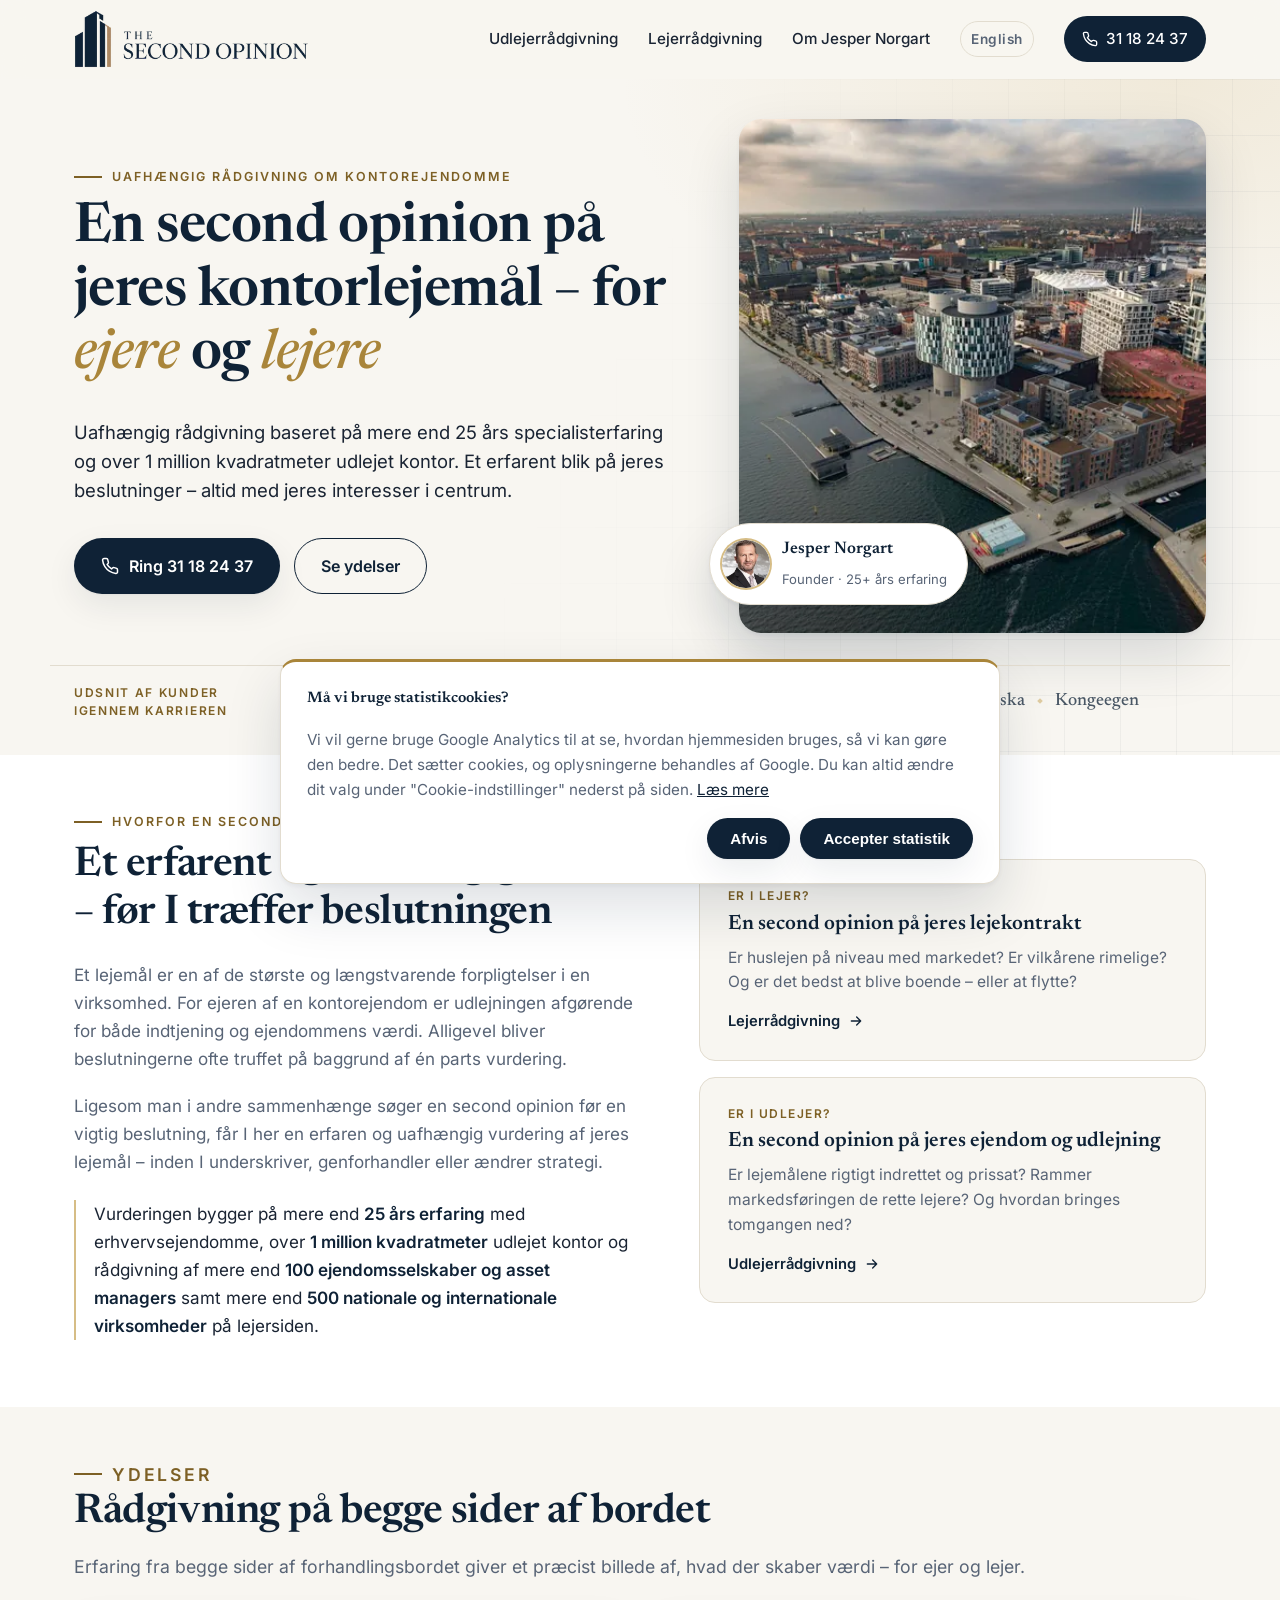
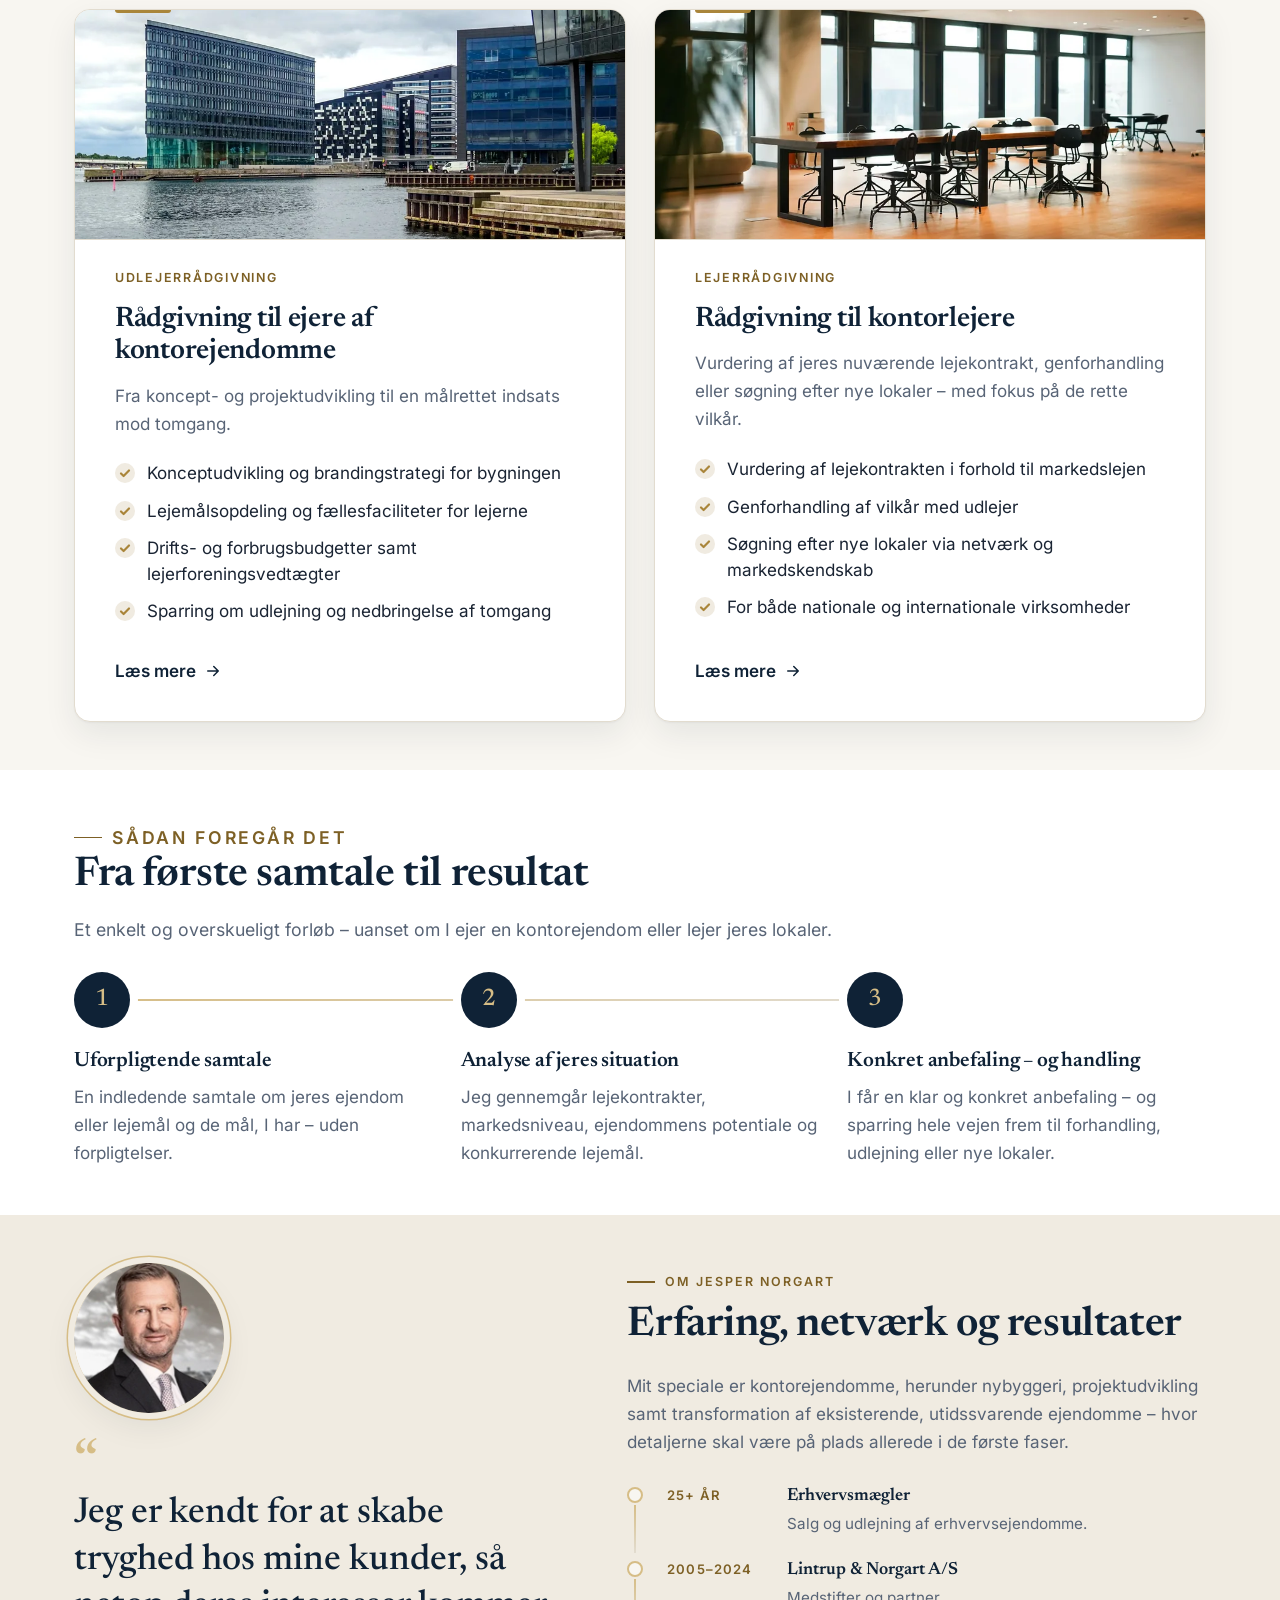
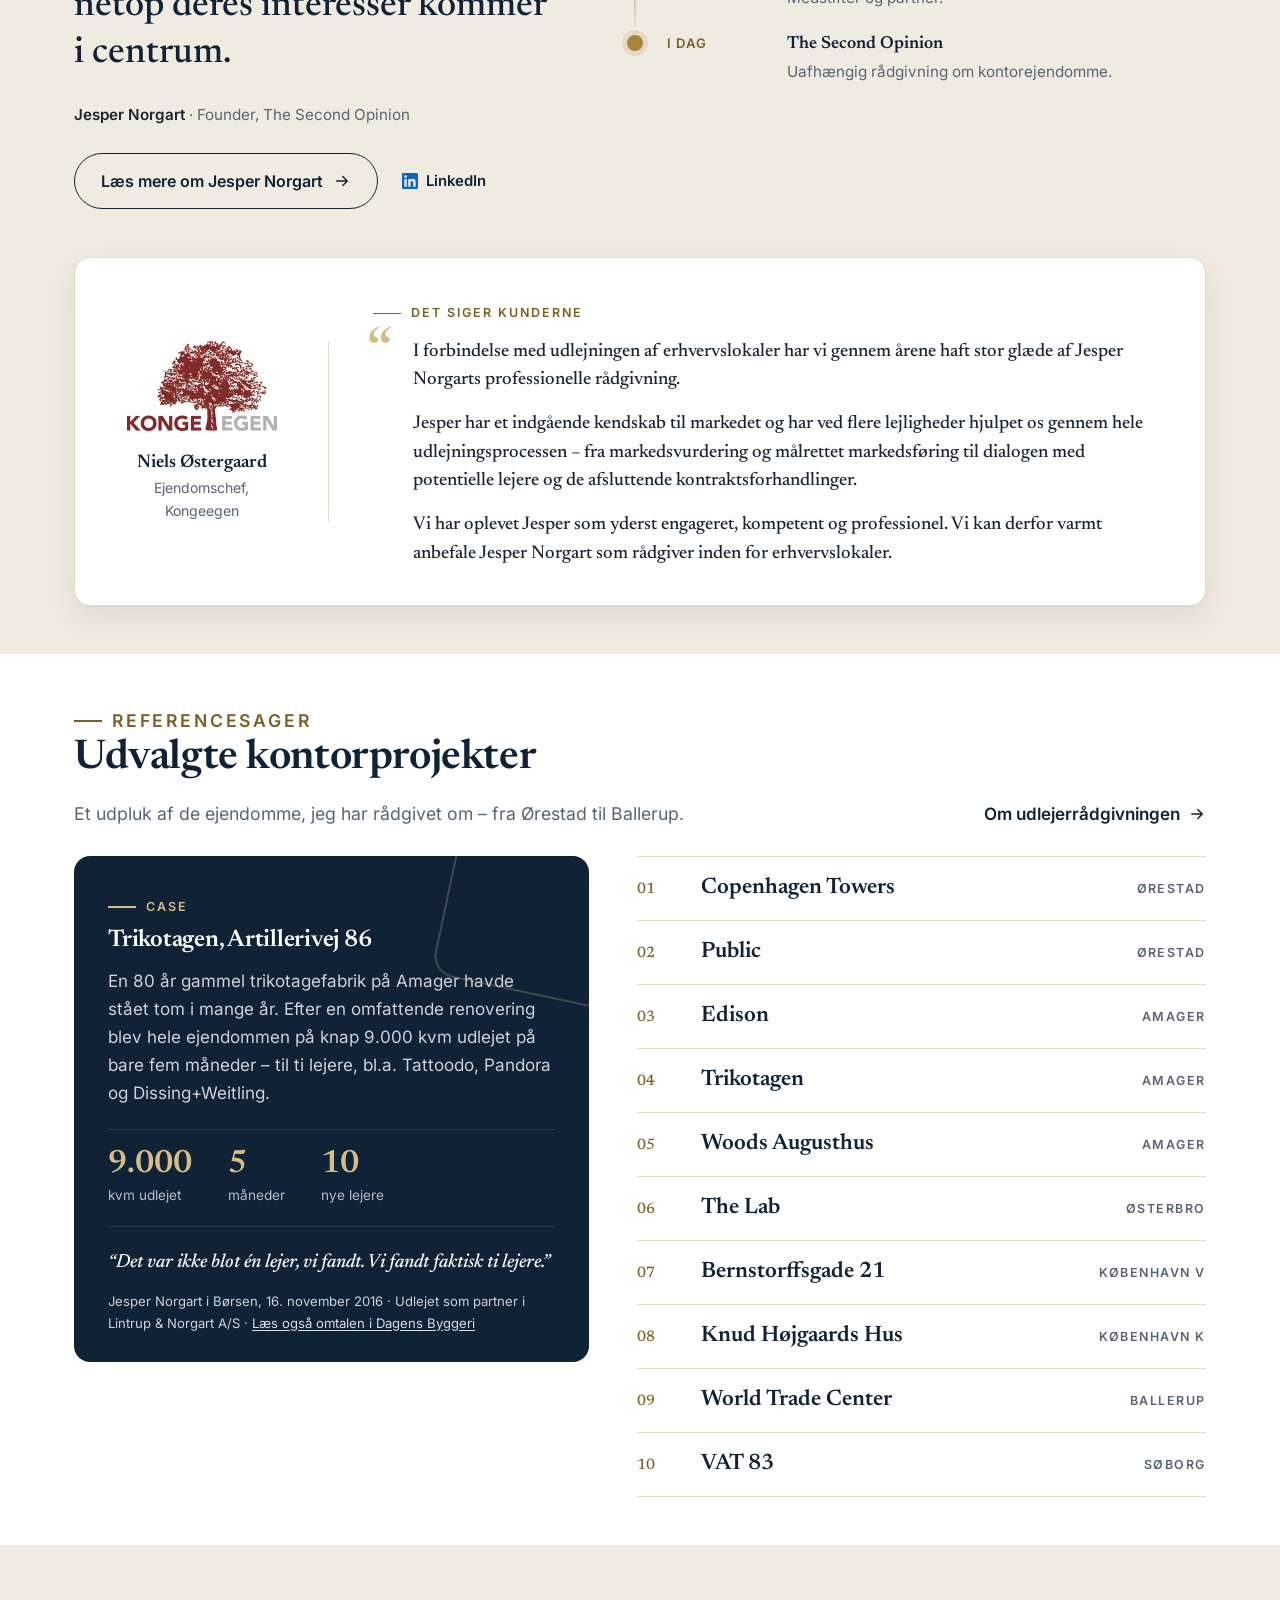
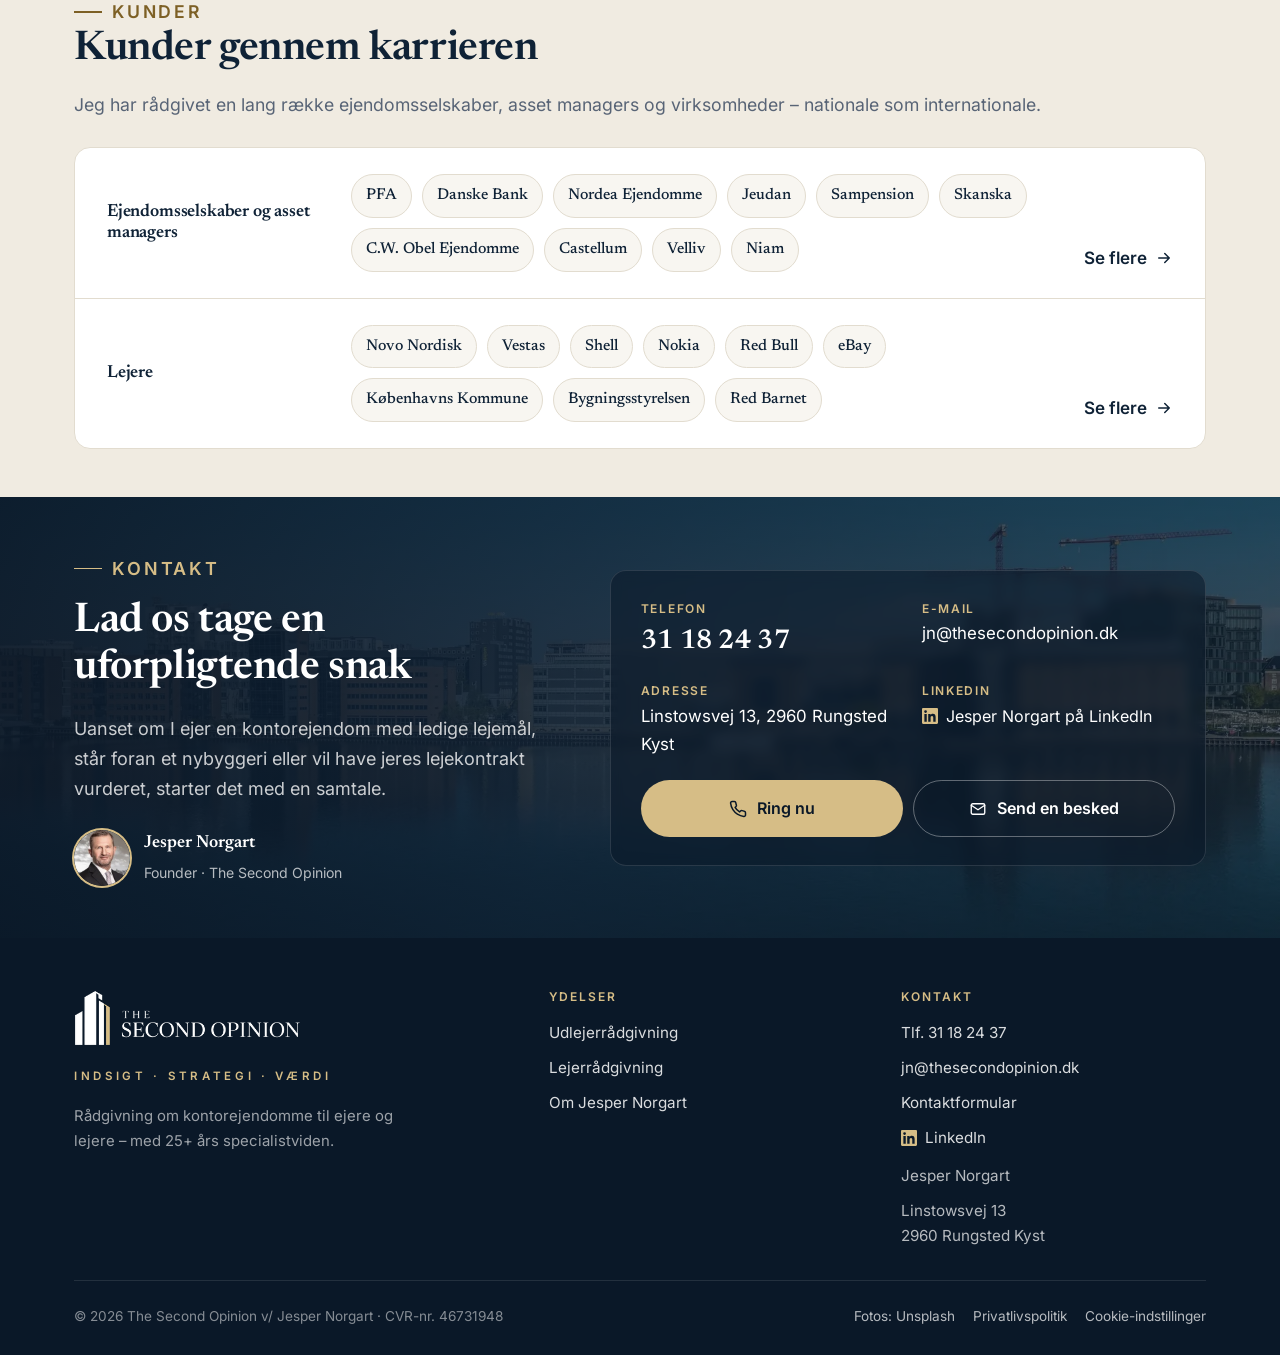
<file: index.html>
<!DOCTYPE html>
<html lang="da" data-ga-id="G-QYL03WX1NE">
<head>
  <meta charset="UTF-8" />
  <meta name="viewport" content="width=device-width, initial-scale=1.0" />
  <title>The Second Opinion — Uafhængig rådgivning om kontorejendomme til ejere og lejere</title>
  <meta name="description" content="Uafhængig rådgivning om kontorejendomme til ejere og lejere. Over 25 års specialisterfaring og mere end 1 million kvadratmeter udlejet kontor – få en second opinion på jeres lejemål." />
  <link rel="canonical" href="https://thesecondopinion.dk/" />
  <meta name="theme-color" content="#0f2236" />
  <meta property="og:type" content="website" />
  <meta property="og:locale" content="da_DK" />
  <meta property="og:site_name" content="The Second Opinion" />
  <meta property="og:title" content="The Second Opinion — Uafhængig rådgivning om kontorejendomme til ejere og lejere" />
  <meta property="og:description" content="Uafhængig rådgivning om kontorejendomme til ejere og lejere. Over 25 års specialisterfaring og mere end 1 million kvadratmeter udlejet kontor – få en second opinion på jeres lejemål." />
  <meta property="og:url" content="https://thesecondopinion.dk/" />
  <meta property="og:image" content="https://thesecondopinion.dk/assets/og-image-v10.jpg" />
  <meta property="og:image:width" content="1200" />
  <meta property="og:image:height" content="630" />
  <meta name="twitter:card" content="summary_large_image" />
  <link rel="icon" type="image/png" sizes="32x32" href="/assets/favicon-32.png" />
  <link rel="icon" type="image/png" sizes="64x64" href="/assets/favicon-64.png" />
  <link rel="apple-touch-icon" href="/assets/apple-touch-icon.png" />
  <link rel="preload" href="/assets/fonts/inter-2.woff2" as="font" type="font/woff2" crossorigin />
  <link rel="preload" href="/assets/fonts/newsreader-6.woff2" as="font" type="font/woff2" crossorigin />
  <link rel="stylesheet" href="/style.min.css?v=2b2323ba" />
  <script>document.documentElement.classList.add('js');</script>
  <link rel="alternate" hreflang="da" href="https://thesecondopinion.dk/" />
  <link rel="alternate" hreflang="en" href="https://thesecondopinion.dk/en" />
  <link rel="preload" as="image" href="/assets/foto/nordhavn-1600.webp" imagesrcset="/assets/foto/nordhavn-640.webp 640w, /assets/foto/nordhavn-900.webp 900w, /assets/foto/nordhavn-1600.webp 1600w" imagesizes="(max-width: 960px) 92vw, 46vw" fetchpriority="high" />
  <script type="application/ld+json">{"@context": "https://schema.org", "@graph": [{"@type": "ProfessionalService", "@id": "https://thesecondopinion.dk/#organization", "name": "The Second Opinion", "alternateName": "The Second Opinion v/ Jesper Norgart", "description": "Uafhængig rådgivning om kontorejendomme til ejere og lejere i Danmark – udlejerrådgivning, lejerrådgivning, gennemgang og genforhandling af erhvervslejekontrakter samt søgning efter nye kontorlokaler. Over 25 års specialisterfaring, mere end 1 million kvadratmeter udlejet kontor og rådgivning af mere end 500 virksomheder på lejersiden.", "slogan": "En second opinion på jeres kontorlejemål – for ejere og lejere", "url": "https://thesecondopinion.dk/", "image": "https://thesecondopinion.dk/assets/og-image-v10.jpg", "logo": "https://thesecondopinion.dk/assets/logo.png", "telephone": "+4531182437", "email": "jn@thesecondopinion.dk", "vatID": "DK46731948", "taxID": "46731948", "address": {"@type": "PostalAddress", "streetAddress": "Linstowsvej 13", "postalCode": "2960", "addressLocality": "Rungsted Kyst", "addressCountry": "DK"}, "areaServed": [{"@type": "Country", "name": "Danmark"}, {"@type": "City", "name": "København"}], "availableLanguage": ["da", "en"], "founder": {"@id": "https://thesecondopinion.dk/om-jesper-norgart#jesper-norgart"}, "hasMap": "https://share.google/iQcjlOMNRh9Ikhy75", "sameAs": ["https://share.google/iQcjlOMNRh9Ikhy75"], "knowsAbout": ["Kontorejendomme", "Erhvervsudlejning", "Lejerrådgivning", "Udlejerrådgivning", "Erhvervslejekontrakter", "Genforhandling af erhvervslejemål", "Markedsleje for kontor", "Projektudvikling", "Nedbringelse af tomgang"], "hasOfferCatalog": {"@type": "OfferCatalog", "name": "Rådgivning om kontorejendomme", "itemListElement": [{"@type": "Offer", "itemOffered": {"@type": "Service", "name": "Udlejerrådgivning", "url": "https://thesecondopinion.dk/udlejerraadgivning"}}, {"@type": "Offer", "itemOffered": {"@type": "Service", "name": "Lejerrådgivning", "url": "https://thesecondopinion.dk/lejerraadgivning"}}]}}, {"@type": "WebSite", "@id": "https://thesecondopinion.dk/#website", "url": "https://thesecondopinion.dk/", "name": "The Second Opinion", "inLanguage": "da-DK", "publisher": {"@id": "https://thesecondopinion.dk/#organization"}}, {"@type": "Person", "@id": "https://thesecondopinion.dk/om-jesper-norgart#jesper-norgart", "name": "Jesper Norgart", "jobTitle": "Founder", "description": "Rådgiver med speciale i kontorejendomme og over 25 års erfaring med udlejning, projektudvikling og erhvervslejekontrakter. Medstifter og partner i Lintrup & Norgart A/S 2005–2024.", "url": "https://thesecondopinion.dk/om-jesper-norgart", "image": "https://thesecondopinion.dk/assets/jesper-norgart.jpg", "telephone": "+4531182437", "email": "jn@thesecondopinion.dk", "sameAs": ["https://www.linkedin.com/in/norgart"], "worksFor": {"@id": "https://thesecondopinion.dk/#organization"}, "knowsAbout": ["Kontorejendomme", "Erhvervsudlejning", "Lejerrådgivning", "Udlejerrådgivning", "Erhvervslejekontrakter", "Genforhandling af erhvervslejemål", "Markedsleje for kontor", "Projektudvikling", "Nedbringelse af tomgang"]}]}</script>
</head>
<body>
  <a class="skip-link" href="#indhold">Spring til indhold</a>

  <header class="site-header" id="site-header">
    <div class="wrap header-inner">
      <a href="/" class="brand" aria-label="The Second Opinion – forside"><img src="/assets/logo-v5.webp" width="406" height="100" alt="The Second Opinion" /></a>
      <nav class="main-nav" id="main-nav" aria-label="Hovedmenu">
        <a href="/udlejerraadgivning">Udlejerrådgivning</a>
        <a href="/lejerraadgivning">Lejerrådgivning</a>
        <a href="/om-jesper-norgart">Om Jesper Norgart</a>
        <a href="/en" class="lang-switch" hreflang="en" lang="en">English</a>
        <a href="tel:+4531182437" class="nav-cta"><svg viewBox="0 0 24 24" fill="none" stroke="currentColor" stroke-width="2" stroke-linecap="round" stroke-linejoin="round" aria-hidden="true"><path d="M22 16.92v3a2 2 0 0 1-2.18 2 19.79 19.79 0 0 1-8.63-3.07 19.5 19.5 0 0 1-6-6 19.79 19.79 0 0 1-3.07-8.67A2 2 0 0 1 4.11 2h3a2 2 0 0 1 2 1.72c.13.96.36 1.9.7 2.81a2 2 0 0 1-.45 2.11L8.09 9.91a16 16 0 0 0 6 6l1.27-1.27a2 2 0 0 1 2.11-.45c.91.34 1.85.57 2.81.7A2 2 0 0 1 22 16.92z"/></svg>31 18 24 37</a>
      </nav>
      <button class="nav-toggle" id="nav-toggle" aria-label="Åbn menu" aria-expanded="false" aria-controls="main-nav">
        <span></span><span></span><span></span>
      </button>
    </div>
  </header>

  <main id="indhold">
    <section class="hero">
      <div class="wrap hero-grid hero-solo hero-with-visual">
        <div class="hero-text">
          <p class="eyebrow reveal">Uafhængig rådgivning om kontorejendomme</p>
          <h1 class="reveal reveal-d1">En second opinion på jeres kontorlejemål – for <em>ejere</em> og <em>lejere</em></h1>
          <p class="lead reveal reveal-d2">
            Uafhængig rådgivning baseret på mere end 25 års specialisterfaring og over 1 million kvadratmeter
            udlejet kontor. Et erfarent blik på jeres beslutninger – altid med jeres interesser i centrum.
          </p>
          <div class="hero-actions reveal reveal-d3">
            <a class="btn btn-primary" href="tel:+4531182437"><svg viewBox="0 0 24 24" fill="none" stroke="currentColor" stroke-width="2" stroke-linecap="round" stroke-linejoin="round" aria-hidden="true"><path d="M22 16.92v3a2 2 0 0 1-2.18 2 19.79 19.79 0 0 1-8.63-3.07 19.5 19.5 0 0 1-6-6 19.79 19.79 0 0 1-3.07-8.67A2 2 0 0 1 4.11 2h3a2 2 0 0 1 2 1.72c.13.96.36 1.9.7 2.81a2 2 0 0 1-.45 2.11L8.09 9.91a16 16 0 0 0 6 6l1.27-1.27a2 2 0 0 1 2.11-.45c.91.34 1.85.57 2.81.7A2 2 0 0 1 22 16.92z"/></svg>Ring 31 18 24 37</a>
            <a class="btn btn-outline" href="#ydelser">Se ydelser</a>
          </div>
        </div>
        <div class="hero-visual">
          <img class="hero-photo" src="/assets/foto/nordhavn-1600.webp" srcset="/assets/foto/nordhavn-640.webp 640w, /assets/foto/nordhavn-900.webp 900w, /assets/foto/nordhavn-1600.webp 1600w" sizes="(max-width: 960px) 92vw, 46vw" width="1600" height="1196" alt="Kontorejendomme i Nordhavn, København" fetchpriority="high" />
          <a class="hero-card" href="/om-jesper-norgart">
            <img src="/assets/jesper-norgart-avatar.webp" width="56" height="56" alt="" />
            <span><strong>Jesper Norgart</strong><small>Founder · 25+ års erfaring</small></span>
          </a>
        </div>
      </div>
      <div class="wrap trust reveal">
        <span class="trust-label">Udsnit af kunder igennem karrieren</span>
        <ul class="trust-names">
          <li>PFA</li><li>Danske Bank</li><li>Nordea Ejendomme</li><li>Jeudan</li><li>Novo Nordisk</li><li>Vestas</li><li>Skanska</li><li>Kongeegen</li>
        </ul>
      </div>
    </section>

    <section class="section section-white so-why" aria-labelledby="why-titel">
      <div class="wrap so-why-grid">
        <div class="so-why-text reveal">
          <p class="eyebrow">Hvorfor en second opinion?</p>
          <h2 id="why-titel">Et erfarent og uafhængigt blik – før I træffer beslutningen</h2>
          <p>Et lejemål er en af de største og længstvarende forpligtelser i en virksomhed. For ejeren af en kontorejendom er udlejningen afgørende for både indtjening og ejendommens værdi. Alligevel bliver beslutningerne ofte truffet på baggrund af én parts vurdering.</p>
          <p>Ligesom man i andre sammenhænge søger en second opinion før en vigtig beslutning, får I her en erfaren og uafhængig vurdering af jeres lejemål – inden I underskriver, genforhandler eller ændrer strategi.</p>
          <p class="so-why-proof">Vurderingen bygger på mere end <strong>25 års erfaring</strong> med erhvervsejendomme, over <strong>1 million kvadratmeter</strong> udlejet kontor og rådgivning af mere end <strong>100 ejendomsselskaber og asset managers</strong> samt mere end <strong>500 nationale og internationale virksomheder</strong> på lejersiden.</p>
        </div>
        <div class="so-why-cards">
          <a class="so-why-card reveal" href="/lejerraadgivning">
            <small>Er I lejer?</small>
            <strong>En second opinion på jeres lejekontrakt</strong>
            <span>Er huslejen på niveau med markedet? Er vilkårene rimelige? Og er det bedst at blive boende – eller at flytte?</span>
            <em>Lejerrådgivning <svg viewBox="0 0 24 24" fill="none" stroke="currentColor" stroke-width="2" stroke-linecap="round" stroke-linejoin="round" aria-hidden="true"><path d="M5 12h14M13 6l6 6-6 6"/></svg></em>
          </a>
          <a class="so-why-card reveal reveal-d1" href="/udlejerraadgivning">
            <small>Er I udlejer?</small>
            <strong>En second opinion på jeres ejendom og udlejning</strong>
            <span>Er lejemålene rigtigt indrettet og prissat? Rammer markedsføringen de rette lejere? Og hvordan bringes tomgangen ned?</span>
            <em>Udlejerrådgivning <svg viewBox="0 0 24 24" fill="none" stroke="currentColor" stroke-width="2" stroke-linecap="round" stroke-linejoin="round" aria-hidden="true"><path d="M5 12h14M13 6l6 6-6 6"/></svg></em>
          </a>
        </div>
      </div>
    </section>

    <section class="section" id="ydelser" aria-labelledby="ydelser-titel">
      <div class="wrap">
        <div class="section-head reveal">
          <p class="eyebrow">Ydelser</p>
          <h2 id="ydelser-titel">Rådgivning på begge sider af bordet</h2>
          <p>Erfaring fra begge sider af forhandlingsbordet giver et præcist billede af, hvad der skaber værdi – for ejer og lejer.</p>
        </div>
        <div class="services">
          <a class="service-card reveal" href="/udlejerraadgivning">
            <div class="service-visual"><img src="/assets/foto/havn-900.webp" width="900" height="675" alt="" loading="lazy" /></div>
            <span class="service-label">Udlejerrådgivning</span>
            <h3>Rådgivning til ejere af kontorejendomme</h3>
            <p>Fra koncept- og projektudvikling til en målrettet indsats mod tomgang.</p>
            <ul class="tick-list">
            <li>Konceptudvikling og brandingstrategi for bygningen</li>
            <li>Lejemålsopdeling og fællesfaciliteter for lejerne</li>
            <li>Drifts- og forbrugsbudgetter samt lejerforeningsvedtægter</li>
            <li>Sparring om udlejning og nedbringelse af tomgang</li>
          </ul>
            <span class="read-more">Læs mere <svg viewBox="0 0 24 24" fill="none" stroke="currentColor" stroke-width="2" stroke-linecap="round" stroke-linejoin="round" aria-hidden="true"><path d="M5 12h14M13 6l6 6-6 6"/></svg></span>
          </a>
          <a class="service-card reveal reveal-d1" href="/lejerraadgivning">
            <div class="service-visual"><img src="/assets/foto/kontor-900.webp" width="900" height="600" alt="" loading="lazy" /></div>
            <span class="service-label">Lejerrådgivning</span>
            <h3>Rådgivning til kontorlejere</h3>
            <p>Vurdering af jeres nuværende lejekontrakt, genforhandling eller søgning efter nye lokaler – med fokus på de rette vilkår.</p>
            <ul class="tick-list">
            <li>Vurdering af lejekontrakten i forhold til markedslejen</li>
            <li>Genforhandling af vilkår med udlejer</li>
            <li>Søgning efter nye lokaler via netværk og markedskendskab</li>
            <li>For både nationale og internationale virksomheder</li>
          </ul>
            <span class="read-more">Læs mere <svg viewBox="0 0 24 24" fill="none" stroke="currentColor" stroke-width="2" stroke-linecap="round" stroke-linejoin="round" aria-hidden="true"><path d="M5 12h14M13 6l6 6-6 6"/></svg></span>
          </a>
        </div>
      </div>
    </section>

    <section class="section section-white process" aria-labelledby="proces-titel">
      <div class="wrap">
        <div class="section-head reveal">
          <p class="eyebrow">Sådan foregår det</p>
          <h2 id="proces-titel">Fra første samtale til resultat</h2>
          <p>Et enkelt og overskueligt forløb – uanset om I ejer en kontorejendom eller lejer jeres lokaler.</p>
        </div>
        <ol class="process-steps">
          <li class="reveal">
            <span class="process-no">1</span>
            <h3>Uforpligtende samtale</h3>
            <p>En indledende samtale om jeres ejendom eller lejemål og de mål, I har – uden forpligtelser.</p>
          </li>
          <li class="reveal reveal-d1">
            <span class="process-no">2</span>
            <h3>Analyse af jeres situation</h3>
            <p>Jeg gennemgår lejekontrakter, markedsniveau, ejendommens potentiale og konkurrerende lejemål.</p>
          </li>
          <li class="reveal reveal-d2">
            <span class="process-no">3</span>
            <h3>Konkret anbefaling – og handling</h3>
            <p>I får en klar og konkret anbefaling – og sparring hele vejen frem til forhandling, udlejning eller nye lokaler.</p>
          </li>
        </ol>
      </div>
    </section>

    <section class="section section-alt" id="om" aria-labelledby="om-titel">
      <div class="wrap about-grid">
        <div class="reveal about-quote">
          <img class="about-portrait" src="/assets/jesper-norgart-round.webp" width="320" height="320" alt="Jesper Norgart" loading="lazy" />
          <blockquote class="pull-quote">Jeg er kendt for at skabe tryghed hos mine kunder, så netop deres interesser kommer i centrum.</blockquote>
          <p class="pull-quote-by"><strong>Jesper Norgart</strong> · Founder, The Second Opinion</p>
          <div class="about-links">
            <a class="btn btn-outline" href="/om-jesper-norgart">Læs mere om Jesper Norgart <svg viewBox="0 0 24 24" fill="none" stroke="currentColor" stroke-width="2" stroke-linecap="round" stroke-linejoin="round" aria-hidden="true"><path d="M5 12h14M13 6l6 6-6 6"/></svg></a>
            <a class="li-link li-link-dark" href="https://www.linkedin.com/in/norgart" target="_blank" rel="noopener"><svg viewBox="0 0 24 24" fill="currentColor" aria-hidden="true"><path d="M20.45 20.45h-3.56v-5.57c0-1.33-.03-3.04-1.85-3.04-1.85 0-2.14 1.45-2.14 2.94v5.67H9.35V9h3.41v1.56h.05c.48-.9 1.64-1.85 3.37-1.85 3.6 0 4.27 2.37 4.27 5.46v6.28zM5.34 7.43a2.06 2.06 0 1 1 0-4.13 2.06 2.06 0 0 1 0 4.13zM7.12 20.45H3.56V9h3.56v11.45zM22.22 0H1.77C.79 0 0 .77 0 1.73v20.54C0 23.23.79 24 1.77 24h20.45c.98 0 1.78-.77 1.78-1.73V1.73C24 .77 23.2 0 22.22 0z"/></svg>LinkedIn</a>
          </div>
        </div>
        <div class="reveal reveal-d1">
          <p class="eyebrow">Om Jesper Norgart</p>
          <h2 id="om-titel">Erfaring, netværk og resultater</h2>
          <p>Mit speciale er kontorejendomme, herunder nybyggeri, projektudvikling samt transformation af eksisterende, utidssvarende ejendomme – hvor detaljerne skal være på plads allerede i de første faser.</p>
          <ol class="timeline timeline-mini">
            <li><span class="tl-when">25+ år</span><div class="tl-body"><strong>Erhvervsmægler</strong><p>Salg og udlejning af erhvervsejendomme.</p></div></li>
            <li><span class="tl-when">2005–2024</span><div class="tl-body"><strong>Lintrup &amp; Norgart A/S</strong><p>Medstifter og partner.</p></div></li>
            <li class="tl-now"><span class="tl-when">I dag</span><div class="tl-body"><strong>The Second Opinion</strong><p>Uafhængig rådgivning om kontorejendomme.</p></div></li>
          </ol>

        </div>
      </div>
      <div class="wrap testimonial-wrap">
        <figure class="testimonial reveal" aria-label="Udtalelse fra Kongeegen">
          <div class="testimonial-source">
            <img class="testimonial-logo" src="/assets/kongeegen-logo.png" width="300" height="180" alt="Kongeegen" loading="lazy" />
            <figcaption>
              <strong>Niels Østergaard</strong>
              <span>Ejendomschef, Kongeegen</span>
            </figcaption>
          </div>
          <div class="testimonial-body">
            <p class="eyebrow">Det siger kunderne</p>
            <blockquote class="testimonial-quote">
              <p>I forbindelse med udlejningen af erhvervslokaler har vi gennem årene haft stor glæde af Jesper Norgarts professionelle rådgivning.</p>
              <p>Jesper har et indgående kendskab til markedet og har ved flere lejligheder hjulpet os gennem hele udlejningsprocessen – fra markedsvurdering og målrettet markedsføring til dialogen med potentielle lejere og de afsluttende kontraktsforhandlinger.</p>
              <p>Vi har oplevet Jesper som yderst engageret, kompetent og professionel. Vi kan derfor varmt anbefale Jesper Norgart som rådgiver inden for erhvervslokaler.</p>
            </blockquote>
            <button type="button" class="testimonial-more" aria-expanded="false">Læs hele udtalelsen</button>
          </div>
        </figure>
      </div>
    </section>
    <section class="section section-white" aria-labelledby="ref-titel">
      <div class="wrap">
        <div class="section-head section-head-row reveal">
          <div>
            <p class="eyebrow">Referencesager</p>
            <h2 id="ref-titel">Udvalgte kontorprojekter</h2>
            <p>Et udpluk af de ejendomme, jeg har rådgivet om – fra Ørestad til Ballerup.</p>
          </div>
          <a class="read-more" href="/udlejerraadgivning">Om udlejerrådgivningen <svg viewBox="0 0 24 24" fill="none" stroke="currentColor" stroke-width="2" stroke-linecap="round" stroke-linejoin="round" aria-hidden="true"><path d="M5 12h14M13 6l6 6-6 6"/></svg></a>
        </div>
        <div class="ref-feature">

          <aside class="case reveal" aria-labelledby="case-titel">
            <p class="eyebrow">Case</p>
            <h3 id="case-titel">Trikotagen, Artillerivej 86</h3>
            <p>En 80 år gammel trikotagefabrik på Amager havde stået tom i mange år. Efter en omfattende renovering blev hele ejendommen på knap 9.000 kvm udlejet på bare fem måneder – til ti lejere, bl.a. Tattoodo, Pandora og Dissing+Weitling.</p>
            <ul class="case-stats">
              <li><strong>9.000</strong><span>kvm udlejet</span></li>
              <li><strong>5</strong><span>måneder</span></li>
              <li><strong>10</strong><span>nye lejere</span></li>
            </ul>
            <blockquote class="case-quote">“Det var ikke blot én lejer, vi fandt. Vi fandt faktisk ti lejere.”</blockquote>
            <p class="case-source">Jesper Norgart i Børsen, 16. november 2016 · Udlejet som partner i Lintrup &amp; Norgart A/S · <a href="https://www.dagensbyggeri.dk/artikel/90713-flot-fabriksrenovering-betod-hurtig-udlejning" target="_blank" rel="noopener">Læs også omtalen i Dagens Byggeri</a></p>
          </aside>

          <div class="reveal">
          <ol class="ref-list ref-list-single">
          <li><span class="ref-no">01</span><strong>Copenhagen Towers</strong><span class="ref-area">Ørestad</span></li>
          <li><span class="ref-no">02</span><strong>Public</strong><span class="ref-area">Ørestad</span></li>
          <li><span class="ref-no">03</span><strong>Edison</strong><span class="ref-area">Amager</span></li>
          <li><span class="ref-no">04</span><strong>Trikotagen</strong><span class="ref-area">Amager</span></li>
          <li><span class="ref-no">05</span><strong>Woods Augusthus</strong><span class="ref-area">Amager</span></li>
          <li><span class="ref-no">06</span><strong>The Lab</strong><span class="ref-area">Østerbro</span></li>
          <li><span class="ref-no">07</span><strong>Bernstorffsgade 21</strong><span class="ref-area">København V</span></li>
          <li><span class="ref-no">08</span><strong>Knud Højgaards Hus</strong><span class="ref-area">København K</span></li>
          <li><span class="ref-no">09</span><strong>World Trade Center</strong><span class="ref-area">Ballerup</span></li>
          <li><span class="ref-no">10</span><strong>VAT 83</strong><span class="ref-area">Søborg</span></li>
        </ol>
          </div>
        </div>
      </div>
    </section>

    <section class="section section-alt" aria-labelledby="kunder-titel">
      <div class="wrap">
        <div class="section-head reveal">
          <p class="eyebrow">Kunder</p>
          <h2 id="kunder-titel">Kunder gennem karrieren</h2>
          <p>Jeg har rådgivet en lang række ejendomsselskaber, asset managers og virksomheder – nationale som internationale.</p>
        </div>
        <div class="clients-compact reveal">
          <div class="clients-row">
            <h3>Ejendomsselskaber og asset managers</h3>
            <ul class="ref-pills"><li><strong>PFA</strong></li><li><strong>Danske Bank</strong></li><li><strong>Nordea Ejendomme</strong></li><li><strong>Jeudan</strong></li><li><strong>Sampension</strong></li><li><strong>Skanska</strong></li><li><strong>C.W. Obel Ejendomme</strong></li><li><strong>Castellum</strong></li><li><strong>Velliv</strong></li><li><strong>Niam</strong></li></ul>
            <a class="read-more" href="/udlejerraadgivning#kunder">Se flere <svg viewBox="0 0 24 24" fill="none" stroke="currentColor" stroke-width="2" stroke-linecap="round" stroke-linejoin="round" aria-hidden="true"><path d="M5 12h14M13 6l6 6-6 6"/></svg></a>
          </div>
          <div class="clients-row">
            <h3>Lejere</h3>
            <ul class="ref-pills"><li><strong>Novo Nordisk</strong></li><li><strong>Vestas</strong></li><li><strong>Shell</strong></li><li><strong>Nokia</strong></li><li><strong>Red Bull</strong></li><li><strong>eBay</strong></li><li><strong>Københavns Kommune</strong></li><li><strong>Bygningsstyrelsen</strong></li><li><strong>Red Barnet</strong></li></ul>
            <a class="read-more" href="/lejerraadgivning#kunder">Se flere <svg viewBox="0 0 24 24" fill="none" stroke="currentColor" stroke-width="2" stroke-linecap="round" stroke-linejoin="round" aria-hidden="true"><path d="M5 12h14M13 6l6 6-6 6"/></svg></a>
          </div>
        </div>
      </div>
    </section>

    <section class="cta" id="kontakt" aria-labelledby="kontakt-titel">
      <div class="wrap cta-inner">
        <div class="reveal">
          <p class="eyebrow">Kontakt</p>
          <h2 id="kontakt-titel">Lad os tage en uforpligtende snak</h2>
          <p>Uanset om I ejer en kontorejendom med ledige lejemål, står foran et nybyggeri eller vil have jeres lejekontrakt vurderet, starter det med en samtale.</p>
          <div class="cta-person">
            <img src="/assets/jesper-norgart-avatar.webp" width="56" height="56" alt="" loading="lazy" />
            <div><strong>Jesper Norgart</strong><span>Founder · The Second Opinion</span></div>
          </div>
        </div>
        <div class="cta-card reveal reveal-d1">
          <dl>
            <div>
              <dt>Telefon</dt>
              <dd><a class="cta-phone" href="tel:+4531182437">31 18 24 37</a></dd>
            </div>
            <div>
              <dt>E-mail</dt>
              <dd><a class="cta-mail" href="mailto:jn@thesecondopinion.dk">jn@thesecondopinion.dk</a></dd>
            </div>
            <div>
              <dt>Adresse</dt>
              <dd>Linstowsvej 13, 2960 Rungsted Kyst</dd>
            </div>
            <div>
              <dt>LinkedIn</dt>
              <dd><a class="li-link" href="https://www.linkedin.com/in/norgart" target="_blank" rel="noopener"><svg viewBox="0 0 24 24" fill="currentColor" aria-hidden="true"><path d="M20.45 20.45h-3.56v-5.57c0-1.33-.03-3.04-1.85-3.04-1.85 0-2.14 1.45-2.14 2.94v5.67H9.35V9h3.41v1.56h.05c.48-.9 1.64-1.85 3.37-1.85 3.6 0 4.27 2.37 4.27 5.46v6.28zM5.34 7.43a2.06 2.06 0 1 1 0-4.13 2.06 2.06 0 0 1 0 4.13zM7.12 20.45H3.56V9h3.56v11.45zM22.22 0H1.77C.79 0 0 .77 0 1.73v20.54C0 23.23.79 24 1.77 24h20.45c.98 0 1.78-.77 1.78-1.73V1.73C24 .77 23.2 0 22.22 0z"/></svg>Jesper Norgart på LinkedIn</a></dd>
            </div>
          </dl>
          <div class="cta-buttons">
            <a class="btn btn-gold" href="tel:+4531182437"><svg viewBox="0 0 24 24" fill="none" stroke="currentColor" stroke-width="2" stroke-linecap="round" stroke-linejoin="round" aria-hidden="true"><path d="M22 16.92v3a2 2 0 0 1-2.18 2 19.79 19.79 0 0 1-8.63-3.07 19.5 19.5 0 0 1-6-6 19.79 19.79 0 0 1-3.07-8.67A2 2 0 0 1 4.11 2h3a2 2 0 0 1 2 1.72c.13.96.36 1.9.7 2.81a2 2 0 0 1-.45 2.11L8.09 9.91a16 16 0 0 0 6 6l1.27-1.27a2 2 0 0 1 2.11-.45c.91.34 1.85.57 2.81.7A2 2 0 0 1 22 16.92z"/></svg>Ring nu</a>
            <a class="btn btn-ghost-light" href="/kontakt"><svg viewBox="0 0 24 24" fill="none" stroke="currentColor" stroke-width="1.8" stroke-linecap="round" stroke-linejoin="round" aria-hidden="true"><rect x="3" y="5" width="18" height="14" rx="2"/><path d="m3 7 9 6 9-6"/></svg>Send en besked</a>
          </div>
        </div>
      </div>
    </section>
  </main>

  <footer class="site-footer">
    <div class="wrap">
      <div class="footer-grid">
        <div>
          <a href="/" class="brand brand-footer" aria-label="The Second Opinion – forside"><img src="/assets/logo-v5-light.webp" width="406" height="100" alt="The Second Opinion" loading="lazy" /></a>
          <p class="footer-tagline">Indsigt · Strategi · Værdi</p>
          <p class="footer-about">Rådgivning om kontorejendomme til ejere og lejere – med 25+ års specialistviden.</p>
        </div>
        <div>
          <h2>Ydelser</h2>
          <ul class="footer-links">
            <li><a href="/udlejerraadgivning">Udlejerrådgivning</a></li>
            <li><a href="/lejerraadgivning">Lejerrådgivning</a></li>
            <li><a href="/om-jesper-norgart">Om Jesper Norgart</a></li>
          </ul>
        </div>
        <div>
          <h2>Kontakt</h2>
          <ul class="footer-links">
            <li><a href="tel:+4531182437">Tlf. 31 18 24 37</a></li>
            <li><a href="mailto:jn@thesecondopinion.dk">jn@thesecondopinion.dk</a></li>
            <li><a href="/kontakt">Kontaktformular</a></li>
            <li><a class="li-link" href="https://www.linkedin.com/in/norgart" target="_blank" rel="noopener"><svg viewBox="0 0 24 24" fill="currentColor" aria-hidden="true"><path d="M20.45 20.45h-3.56v-5.57c0-1.33-.03-3.04-1.85-3.04-1.85 0-2.14 1.45-2.14 2.94v5.67H9.35V9h3.41v1.56h.05c.48-.9 1.64-1.85 3.37-1.85 3.6 0 4.27 2.37 4.27 5.46v6.28zM5.34 7.43a2.06 2.06 0 1 1 0-4.13 2.06 2.06 0 0 1 0 4.13zM7.12 20.45H3.56V9h3.56v11.45zM22.22 0H1.77C.79 0 0 .77 0 1.73v20.54C0 23.23.79 24 1.77 24h20.45c.98 0 1.78-.77 1.78-1.73V1.73C24 .77 23.2 0 22.22 0z"/></svg>LinkedIn</a></li>
            <li>Jesper Norgart</li>
            <li>Linstowsvej 13<br />2960 Rungsted Kyst</li>
          </ul>
        </div>
      </div>
      <div class="footer-bottom">
        <span>© <span id="year">2026</span> The Second Opinion v/ Jesper Norgart · CVR-nr. 46731948</span>
        <span class="footer-legal"><a href="https://unsplash.com" target="_blank" rel="noopener" title="Fotos: Frederik Wordenskjold, Nikolai Kolosov, JIRAN FAMILY og Mads Eneqvist via Unsplash">Fotos: Unsplash</a>
          <a href="/privatlivspolitik">Privatlivspolitik</a><button type="button" class="link-button" data-cookie-settings hidden>Cookie-indstillinger</button></span>
      </div>
    </div>
  </footer>

  <script src="/src/main.js" defer></script>
</body>
</html>
</file>
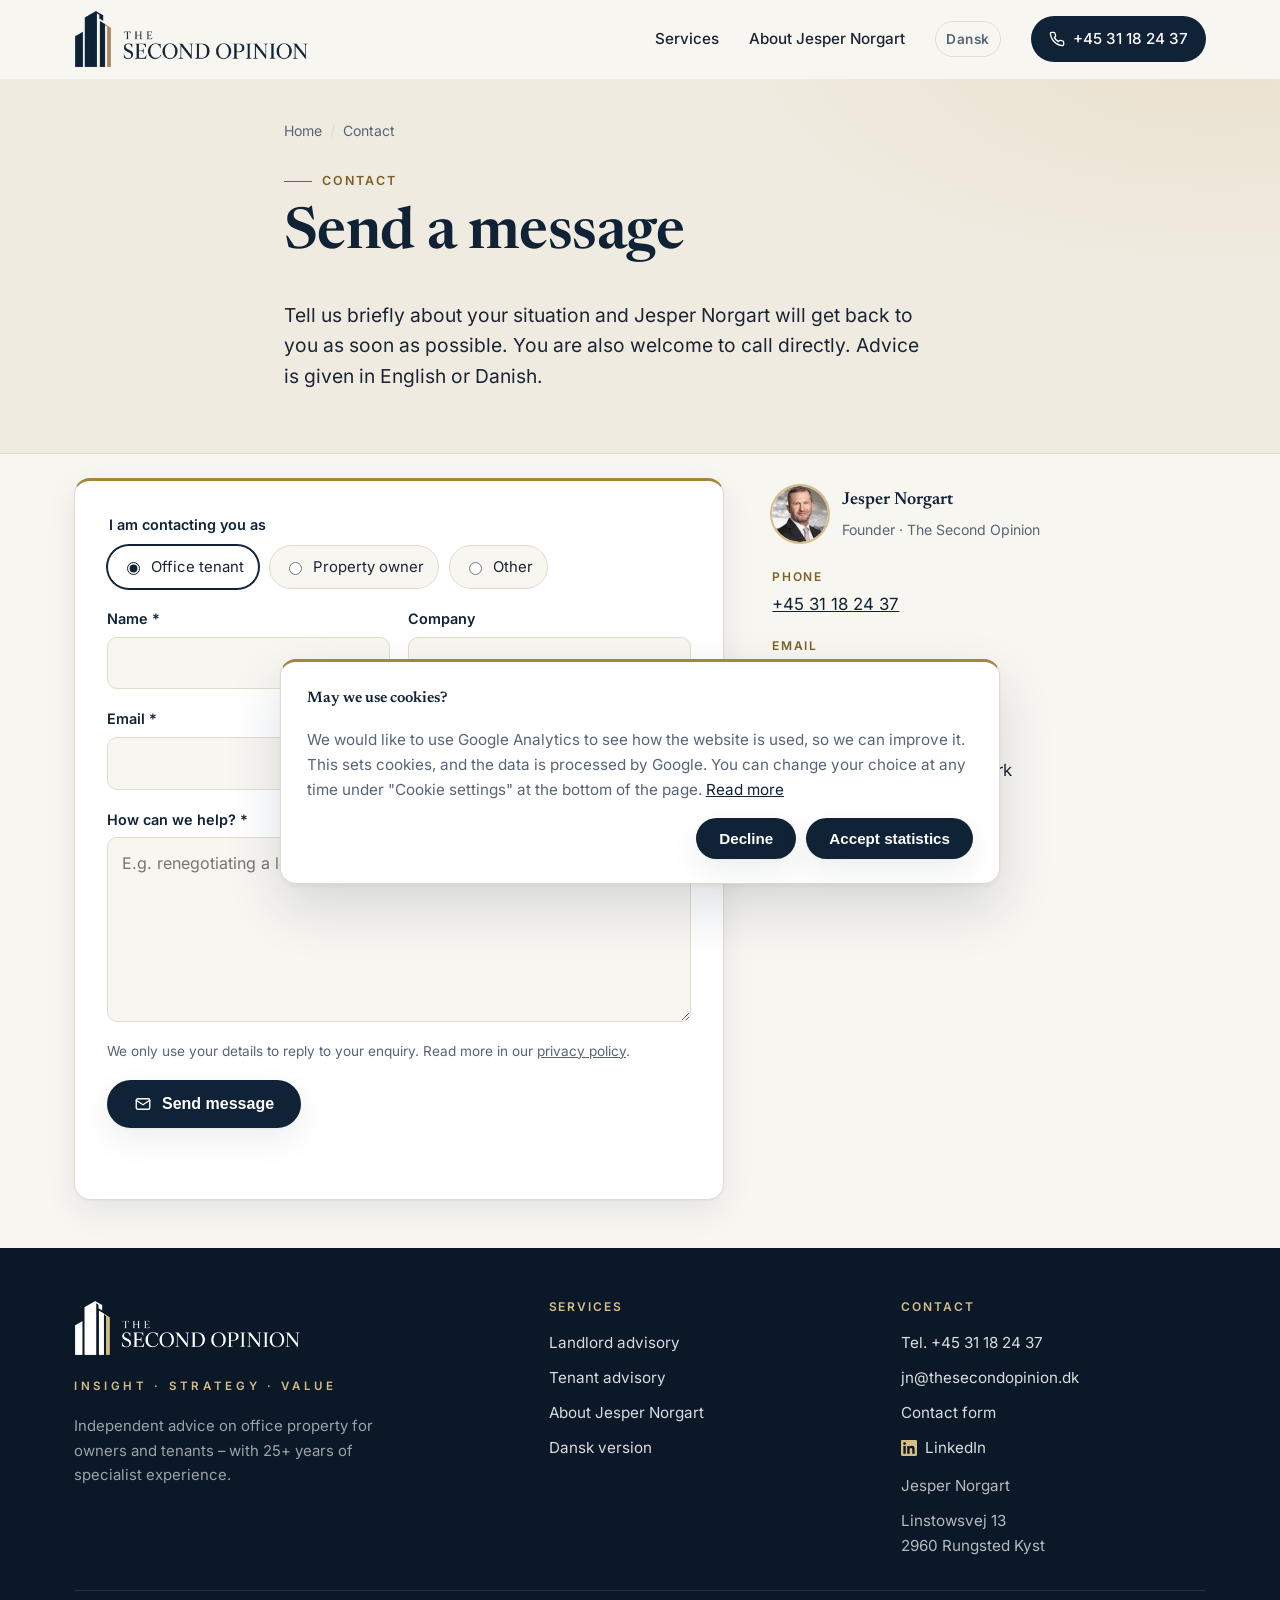
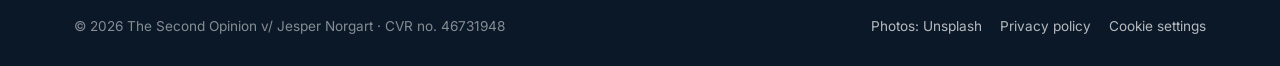
<file: contact.html>
<!DOCTYPE html>
<html lang="en" data-ga-id="G-QYL03WX1NE">
<head>
  <meta charset="UTF-8" />
  <meta name="viewport" content="width=device-width, initial-scale=1.0" />
  <title>Contact – send a message | The Second Opinion</title>
  <meta name="description" content="Contact The Second Opinion about independent advice on office property in Denmark. Send a message, call +45 31 18 24 37 or email jn@thesecondopinion.dk." />
  <link rel="alternate" hreflang="da" href="https://thesecondopinion.dk/kontakt" />
  <link rel="alternate" hreflang="en" href="https://thesecondopinion.dk/contact" />
  <link rel="canonical" href="https://thesecondopinion.dk/contact" />
  <meta name="theme-color" content="#0f2236" />
  <meta property="og:type" content="website" />
  <meta property="og:locale" content="en_GB" />
  <meta property="og:site_name" content="The Second Opinion" />
  <meta property="og:title" content="Contact – send a message | The Second Opinion" />
  <meta property="og:description" content="Contact The Second Opinion about independent advice on office property in Denmark. Send a message, call +45 31 18 24 37 or email jn@thesecondopinion.dk." />
  <meta property="og:url" content="https://thesecondopinion.dk/contact" />
  <meta property="og:image" content="https://thesecondopinion.dk/assets/og-image-en-v1.jpg" />
  <meta property="og:image:width" content="1200" />
  <meta property="og:image:height" content="630" />
  <meta name="twitter:card" content="summary_large_image" />
  <link rel="icon" type="image/png" sizes="32x32" href="/assets/favicon-32.png" />
  <link rel="icon" type="image/png" sizes="64x64" href="/assets/favicon-64.png" />
  <link rel="apple-touch-icon" href="/assets/apple-touch-icon.png" />
  <link rel="preload" href="/assets/fonts/inter-2.woff2" as="font" type="font/woff2" crossorigin />
  <link rel="preload" href="/assets/fonts/newsreader-6.woff2" as="font" type="font/woff2" crossorigin />
  <link rel="stylesheet" href="/style.min.css?v=2b2323ba" />
  <script>document.documentElement.classList.add('js');</script>

  <script type="application/ld+json">{"@context": "https://schema.org", "@graph": [{"@type": "ProfessionalService", "@id": "https://thesecondopinion.dk/#organization", "name": "The Second Opinion", "url": "https://thesecondopinion.dk/en", "description": "Independent advice on office property in Denmark for property owners and tenants – landlord advisory, tenant advisory, lease reviews and renegotiation, and office search. Over 25 years of specialist experience.", "telephone": "+4531182437", "email": "jn@thesecondopinion.dk", "founder": {"@id": "https://thesecondopinion.dk/om-jesper-norgart#jesper-norgart"}, "areaServed": {"@type": "Country", "name": "Denmark"}, "availableLanguage": ["da", "en"]}, {"@type": "ContactPage", "@id": "https://thesecondopinion.dk/contact", "url": "https://thesecondopinion.dk/contact", "name": "Contact – send a message | The Second Opinion", "inLanguage": "en", "about": {"@id": "https://thesecondopinion.dk/#organization"}}]}</script>
</head>
<body>
  <a class="skip-link" href="#content">Skip to content</a>

  <header class="site-header" id="site-header">
    <div class="wrap header-inner">
      <a href="/en" class="brand" aria-label="The Second Opinion – home"><img src="/assets/logo-v5.webp" width="406" height="100" alt="The Second Opinion" /></a>
      <nav class="main-nav" id="main-nav" aria-label="Main menu">
        <a href="/en#services">Services</a>
        <a href="/en#about">About Jesper Norgart</a>
        <a href="/" class="lang-switch" hreflang="da" lang="da">Dansk</a>
        <a href="tel:+4531182437" class="nav-cta"><svg viewBox="0 0 24 24" fill="none" stroke="currentColor" stroke-width="2" stroke-linecap="round" stroke-linejoin="round" aria-hidden="true"><path d="M22 16.92v3a2 2 0 0 1-2.18 2 19.79 19.79 0 0 1-8.63-3.07 19.5 19.5 0 0 1-6-6 19.79 19.79 0 0 1-3.07-8.67A2 2 0 0 1 4.11 2h3a2 2 0 0 1 2 1.72c.13.96.36 1.9.7 2.81a2 2 0 0 1-.45 2.11L8.09 9.91a16 16 0 0 0 6 6l1.27-1.27a2 2 0 0 1 2.11-.45c.91.34 1.85.57 2.81.7A2 2 0 0 1 22 16.92z"/></svg>+45 31 18 24 37</a>
      </nav>
      <button class="nav-toggle" id="nav-toggle" aria-label="Open menu" aria-expanded="false" aria-controls="main-nav">
        <span></span><span></span><span></span>
      </button>
    </div>
  </header>
  <main id="content">
    <section class="page-hero page-hero-compact">
      <div class="wrap narrow">
        <ol class="breadcrumb" aria-label="Breadcrumb"><li><a href="/en">Home</a></li><li>Contact</li></ol>
        <p class="eyebrow">Contact</p>
        <h1>Send a message</h1>
        <p class="lead">Tell us briefly about your situation and Jesper Norgart will get back to you as soon as possible. You are also welcome to call directly. Advice is given in English or Danish.</p>
      </div>
    </section>

    <section class="section contact-section">
      <div class="wrap contact-grid">
        <form class="contact-form" id="contact-form" data-key="8fe3512b-06c1-4c9a-ac05-a051c50eabc2" novalidate>
          <input type="hidden" name="from_name" value="thesecondopinion.dk (English)" />
          <input type="checkbox" name="botcheck" class="hp" tabindex="-1" autocomplete="off" aria-hidden="true" />
          <fieldset class="cf-role">
            <legend>I am contacting you as</legend>
            <label><input type="radio" name="rolle" value="Tenant" checked /> Office tenant</label>
            <label><input type="radio" name="rolle" value="Owner" /> Property owner</label>
            <label><input type="radio" name="rolle" value="Other" /> Other</label>
          </fieldset>
          <div class="cf-row">
            <label class="cf-field"><span>Name *</span><input type="text" name="name" autocomplete="name" required /></label>
            <label class="cf-field"><span>Company</span><input type="text" name="virksomhed" autocomplete="organization" /></label>
          </div>
          <div class="cf-row">
            <label class="cf-field"><span>Email *</span><input type="email" name="email" autocomplete="email" required /></label>
            <label class="cf-field"><span>Phone</span><input type="tel" name="telefon" autocomplete="tel" /></label>
          </div>
          <label class="cf-field"><span>How can we help? *</span><textarea name="message" rows="6" required placeholder="E.g. renegotiating a lease, finding new office space or letting a property"></textarea></label>
          <p class="cf-note">We only use your details to reply to your enquiry. Read more in our <a href="/privacy#contact-form">privacy policy</a>.</p>
          <button type="submit" class="btn btn-primary"><svg viewBox="0 0 24 24" fill="none" stroke="currentColor" stroke-width="1.8" stroke-linecap="round" stroke-linejoin="round" aria-hidden="true"><rect x="3" y="5" width="18" height="14" rx="2"/><path d="m3 7 9 6 9-6"/></svg>Send message</button>
          <p class="cf-status" role="status" aria-live="polite"></p>
        </form>
        <aside class="contact-aside">
          <div class="cta-person contact-person">
            <img src="/assets/jesper-norgart-avatar.webp" width="56" height="56" alt="" loading="lazy" />
            <div><strong>Jesper Norgart</strong><span>Founder · The Second Opinion</span></div>
          </div>
          <dl>
            <div><dt>Phone</dt><dd><a href="tel:+4531182437">+45 31 18 24 37</a></dd></div>
            <div><dt>Email</dt><dd><a href="mailto:jn@thesecondopinion.dk">jn@thesecondopinion.dk</a></dd></div>
            <div><dt>Address</dt><dd>Linstowsvej 13<br />2960 Rungsted Kyst, Denmark</dd></div>
            <div><dt>LinkedIn</dt><dd><a class="li-link" href="https://www.linkedin.com/in/norgart" target="_blank" rel="noopener"><svg viewBox="0 0 24 24" fill="currentColor" aria-hidden="true"><path d="M20.45 20.45h-3.56v-5.57c0-1.33-.03-3.04-1.85-3.04-1.85 0-2.14 1.45-2.14 2.94v5.67H9.35V9h3.41v1.56h.05c.48-.9 1.64-1.85 3.37-1.85 3.6 0 4.27 2.37 4.27 5.46v6.28zM5.34 7.43a2.06 2.06 0 1 1 0-4.13 2.06 2.06 0 0 1 0 4.13zM7.12 20.45H3.56V9h3.56v11.45zM22.22 0H1.77C.79 0 0 .77 0 1.73v20.54C0 23.23.79 24 1.77 24h20.45c.98 0 1.78-.77 1.78-1.73V1.73C24 .77 23.2 0 22.22 0z"/></svg>Jesper Norgart</a></dd></div>
          </dl>
        </aside>
      </div>
    </section>
  </main>

  <footer class="site-footer">
    <div class="wrap">
      <div class="footer-grid">
        <div>
          <a href="/en" class="brand brand-footer" aria-label="The Second Opinion – home"><img src="/assets/logo-v5-light.webp" width="406" height="100" alt="The Second Opinion" loading="lazy" /></a>
          <p class="footer-tagline">Insight · Strategy · Value</p>
          <p class="footer-about">Independent advice on office property for owners and tenants – with 25+ years of specialist experience.</p>
        </div>
        <div>
          <h2>Services</h2>
          <ul class="footer-links">
            <li><a href="/en#owners">Landlord advisory</a></li>
            <li><a href="/en#tenants">Tenant advisory</a></li>
            <li><a href="/en#about">About Jesper Norgart</a></li><li><a href="/" hreflang="da" lang="da">Dansk version</a></li>
          </ul>
        </div>
        <div>
          <h2>Contact</h2>
          <ul class="footer-links">
            <li><a href="tel:+4531182437">Tel. +45 31 18 24 37</a></li>
            <li><a href="mailto:jn@thesecondopinion.dk">jn@thesecondopinion.dk</a></li>
            <li><a href="/contact">Contact form</a></li>
            <li><a class="li-link" href="https://www.linkedin.com/in/norgart" target="_blank" rel="noopener"><svg viewBox="0 0 24 24" fill="currentColor" aria-hidden="true"><path d="M20.45 20.45h-3.56v-5.57c0-1.33-.03-3.04-1.85-3.04-1.85 0-2.14 1.45-2.14 2.94v5.67H9.35V9h3.41v1.56h.05c.48-.9 1.64-1.85 3.37-1.85 3.6 0 4.27 2.37 4.27 5.46v6.28zM5.34 7.43a2.06 2.06 0 1 1 0-4.13 2.06 2.06 0 0 1 0 4.13zM7.12 20.45H3.56V9h3.56v11.45zM22.22 0H1.77C.79 0 0 .77 0 1.73v20.54C0 23.23.79 24 1.77 24h20.45c.98 0 1.78-.77 1.78-1.73V1.73C24 .77 23.2 0 22.22 0z"/></svg>LinkedIn</a></li>
            <li>Jesper Norgart</li>
            <li>Linstowsvej 13<br />2960 Rungsted Kyst</li>
          </ul>
        </div>
      </div>
      <div class="footer-bottom">
        <span>© <span id="year">2026</span> The Second Opinion v/ Jesper Norgart · CVR no. 46731948</span>
        <span class="footer-legal"><a href="https://unsplash.com" target="_blank" rel="noopener" title="Photos: Frederik Wordenskjold, Nikolai Kolosov, JIRAN FAMILY and Mads Eneqvist via Unsplash">Photos: Unsplash</a>
          <a href="/privacy">Privacy policy</a><button type="button" class="link-button" data-cookie-settings hidden>Cookie settings</button></span>
      </div>
    </div>
  </footer>

  <script src="/src/main.js" defer></script>
</body>
</html>
</file>
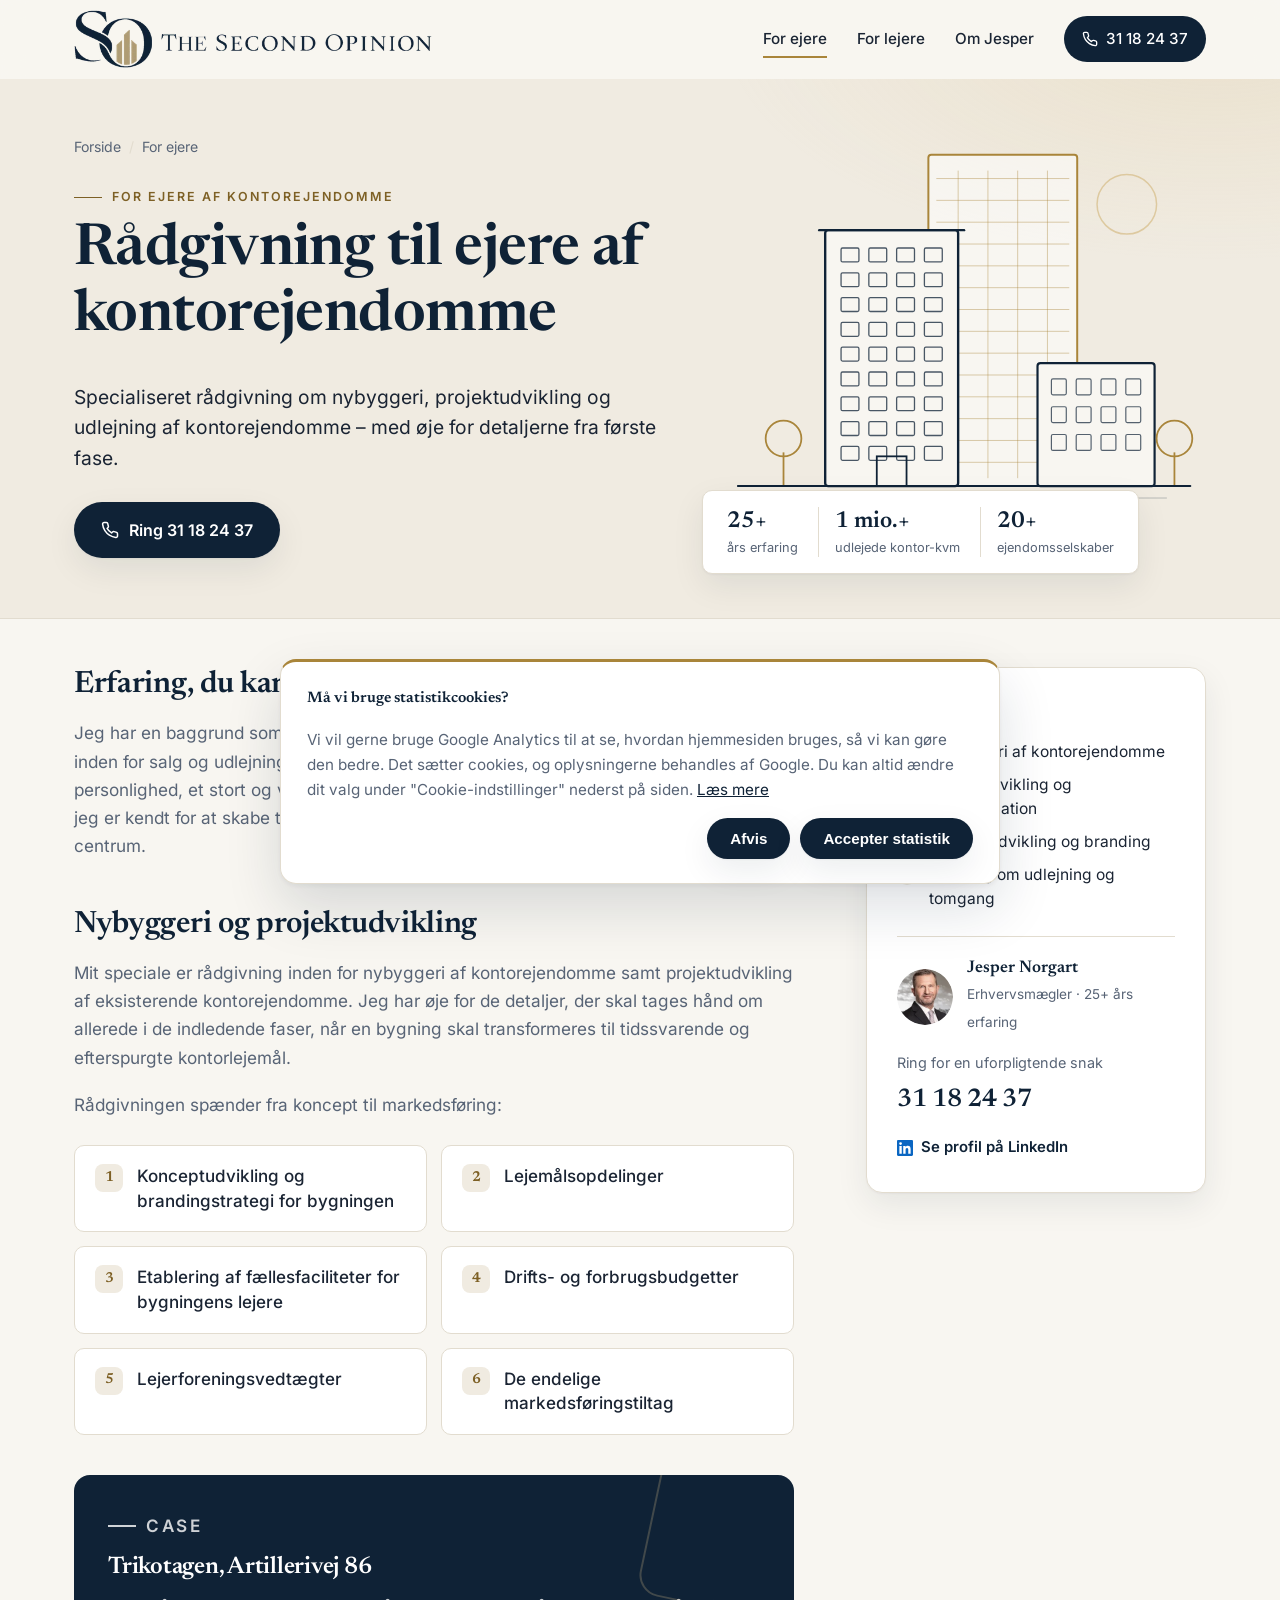
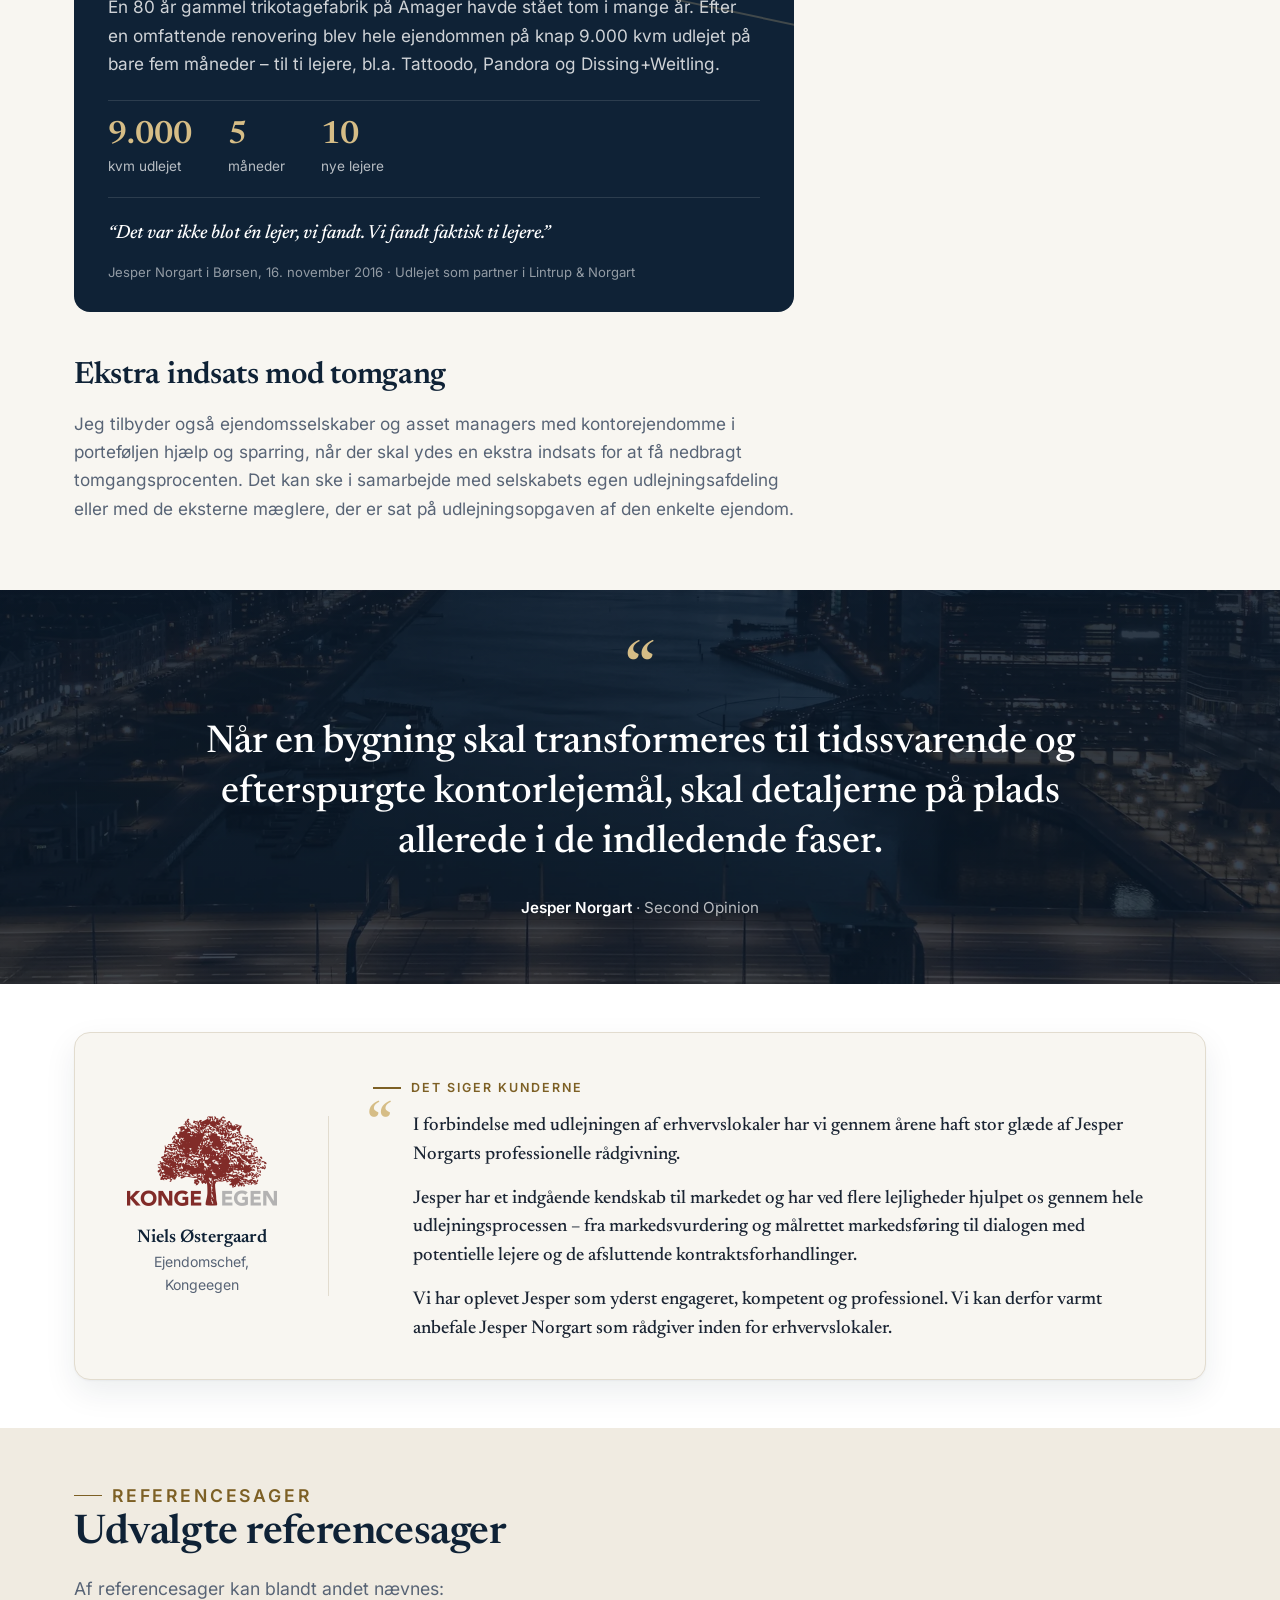
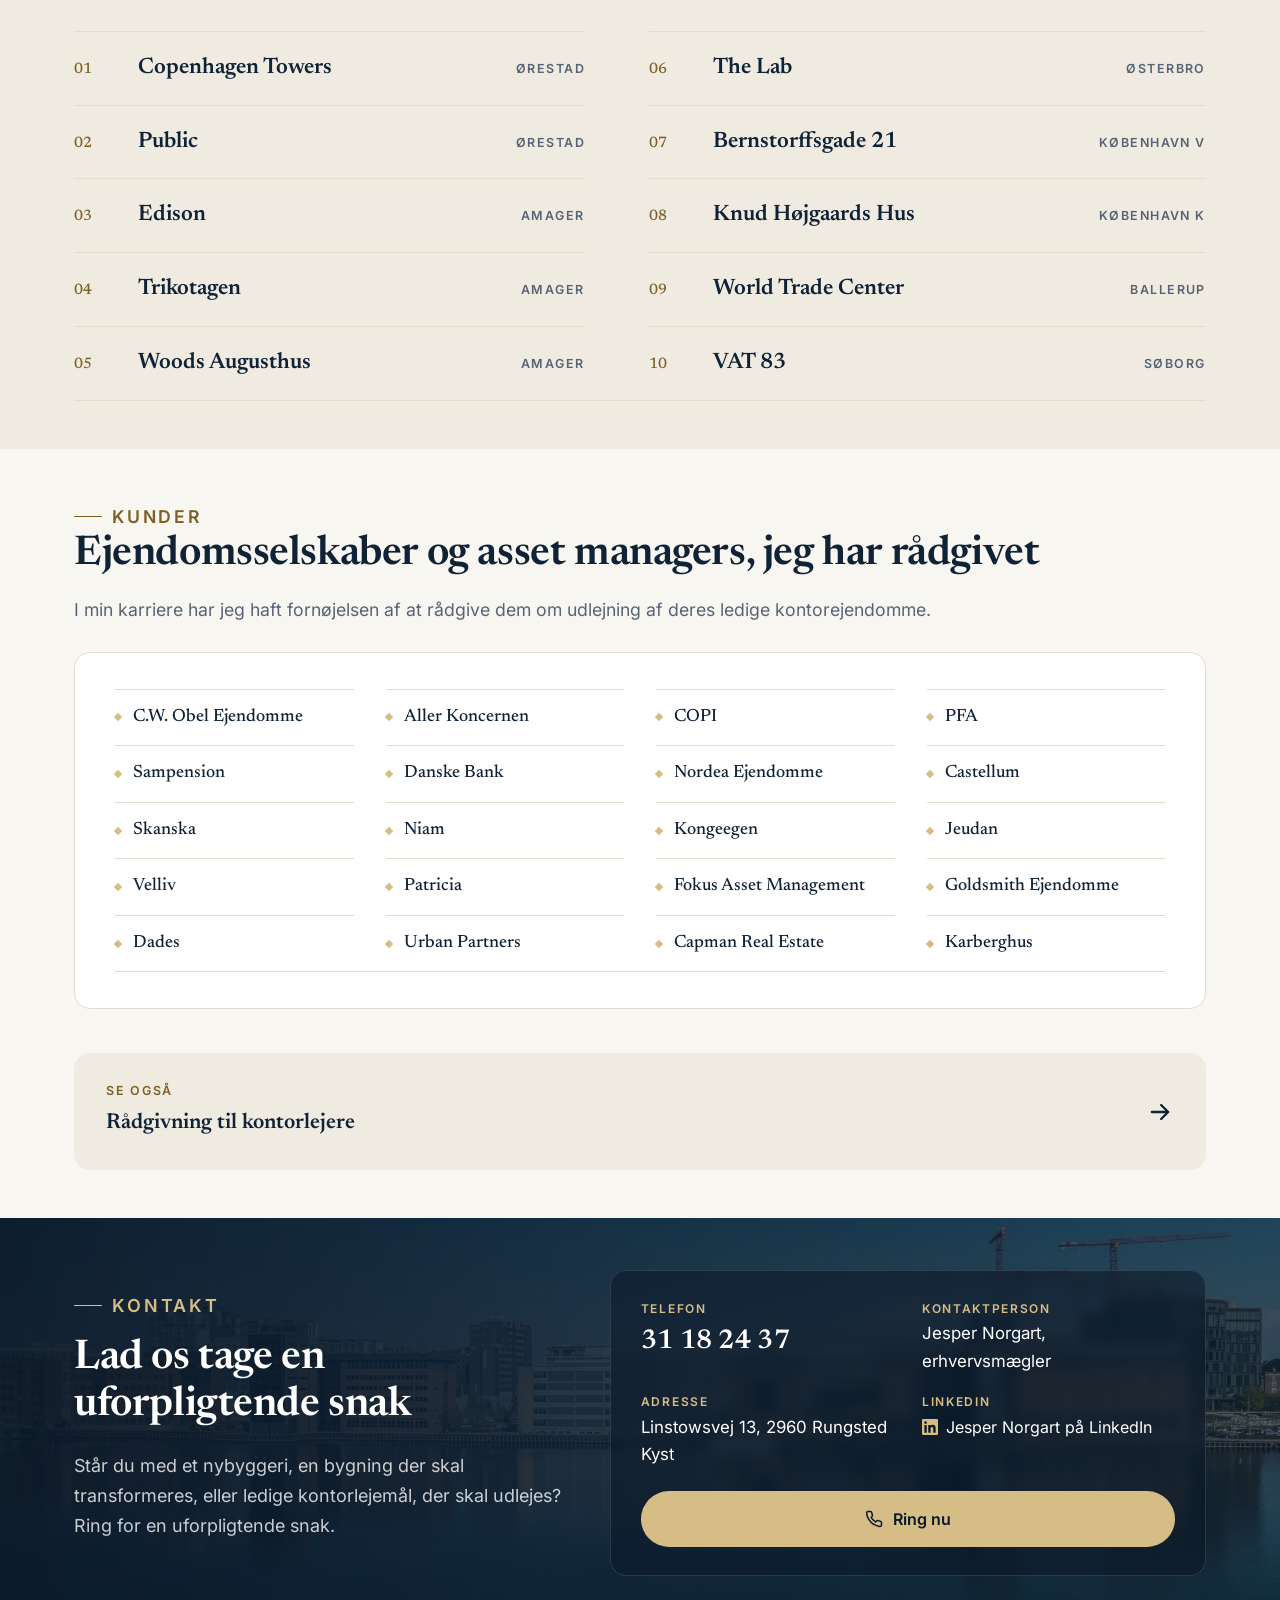
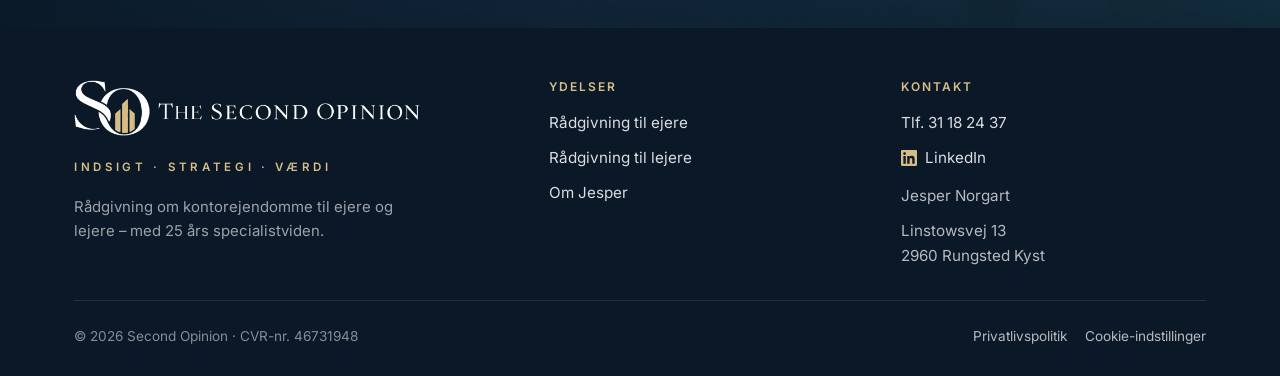
<file: ejere.html>
<!DOCTYPE html>
<html lang="da" data-ga-id="G-QYL03WX1NE">
<head>
  <meta charset="UTF-8" />
  <meta name="viewport" content="width=device-width, initial-scale=1.0" />
  <title>Rådgivning til ejere af kontorejendomme — Second Opinion</title>
  <meta name="description" content="Rådgivning om nybyggeri og projektudvikling af kontorejendomme – fra konceptudvikling og lejemålsopdeling til sparring om udlejning og nedbringelse af tomgang." />
  <link rel="canonical" href="https://second-opinion-ruby.vercel.app/ejere" />
  <meta name="theme-color" content="#0f2236" />
  <meta property="og:type" content="website" />
  <meta property="og:locale" content="da_DK" />
  <meta property="og:site_name" content="Second Opinion" />
  <meta property="og:title" content="Rådgivning til ejere af kontorejendomme — Second Opinion" />
  <meta property="og:description" content="Rådgivning om nybyggeri og projektudvikling af kontorejendomme – fra konceptudvikling og lejemålsopdeling til sparring om udlejning og nedbringelse af tomgang." />
  <meta property="og:url" content="https://second-opinion-ruby.vercel.app/ejere" />
  <meta property="og:image" content="https://second-opinion-ruby.vercel.app/assets/og-image.jpg" />
  <meta property="og:image:width" content="1200" />
  <meta property="og:image:height" content="630" />
  <meta name="twitter:card" content="summary_large_image" />
  <link rel="icon" type="image/png" sizes="32x32" href="/assets/favicon-32.png" />
  <link rel="icon" type="image/png" sizes="64x64" href="/assets/favicon-64.png" />
  <link rel="apple-touch-icon" href="/assets/apple-touch-icon.png" />
  <link rel="preload" href="/assets/fonts/inter-2.woff2" as="font" type="font/woff2" crossorigin />
  <link rel="preload" href="/assets/fonts/newsreader-6.woff2" as="font" type="font/woff2" crossorigin />
  <link rel="stylesheet" href="/style.css" />
  <script>document.documentElement.classList.add('js');</script>
</head>
<body>
  <a class="skip-link" href="#indhold">Spring til indhold</a>

  <header class="site-header" id="site-header">
    <div class="wrap header-inner">
      <a href="/" class="brand" aria-label="Second Opinion – forside"><img src="/assets/logo-horizontal.webp" width="521" height="100" alt="Second Opinion" /></a>
      <nav class="main-nav" id="main-nav" aria-label="Hovedmenu">
        <a href="/ejere" aria-current="page">For ejere</a>
        <a href="/lejere">For lejere</a>
        <a href="/om-jesper">Om Jesper</a>
        <a href="tel:+4531182437" class="nav-cta"><svg viewBox="0 0 24 24" fill="none" stroke="currentColor" stroke-width="2" stroke-linecap="round" stroke-linejoin="round" aria-hidden="true"><path d="M22 16.92v3a2 2 0 0 1-2.18 2 19.79 19.79 0 0 1-8.63-3.07 19.5 19.5 0 0 1-6-6 19.79 19.79 0 0 1-3.07-8.67A2 2 0 0 1 4.11 2h3a2 2 0 0 1 2 1.72c.13.96.36 1.9.7 2.81a2 2 0 0 1-.45 2.11L8.09 9.91a16 16 0 0 0 6 6l1.27-1.27a2 2 0 0 1 2.11-.45c.91.34 1.85.57 2.81.7A2 2 0 0 1 22 16.92z"/></svg>31 18 24 37</a>
      </nav>
      <button class="nav-toggle" id="nav-toggle" aria-label="Åbn menu" aria-expanded="false" aria-controls="main-nav">
        <span></span><span></span><span></span>
      </button>
    </div>
  </header>

  <main id="indhold">
    <section class="page-hero">
      <div class="wrap page-hero-grid">
        <div>
          <ol class="breadcrumb" aria-label="Brødkrummer"><li><a href="/">Forside</a></li><li>For ejere</li></ol>
          <p class="eyebrow">For ejere af kontorejendomme</p>
          <h1>Rådgivning til ejere af kontorejendomme</h1>
          <p class="lead">Specialiseret rådgivning om nybyggeri, projektudvikling og udlejning af kontorejendomme – med øje for detaljerne fra første fase.</p>
          <div class="hero-actions">
            <a class="btn btn-primary" href="tel:+4531182437"><svg viewBox="0 0 24 24" fill="none" stroke="currentColor" stroke-width="2" stroke-linecap="round" stroke-linejoin="round" aria-hidden="true"><path d="M22 16.92v3a2 2 0 0 1-2.18 2 19.79 19.79 0 0 1-8.63-3.07 19.5 19.5 0 0 1-6-6 19.79 19.79 0 0 1-3.07-8.67A2 2 0 0 1 4.11 2h3a2 2 0 0 1 2 1.72c.13.96.36 1.9.7 2.81a2 2 0 0 1-.45 2.11L8.09 9.91a16 16 0 0 0 6 6l1.27-1.27a2 2 0 0 1 2.11-.45c.91.34 1.85.57 2.81.7A2 2 0 0 1 22 16.92z"/></svg>Ring 31 18 24 37</a>
          </div>
        </div>
        <div class="page-visual">
          <svg class="page-illustration" viewBox="0 0 488 400" role="img" aria-label="Illustration af kontorejendomme"><circle cx="408" cy="86" r="30" fill="none" stroke="#d6bd86" stroke-width="1.5" opacity=".7"/><rect x="208" y="36" width="150" height="334" rx="3" fill="#fff" fill-opacity=".55" stroke="#a9853a" stroke-width="2"/><line x1="238" y1="52" x2="238" y2="362" stroke="#a9853a" stroke-width=".9" opacity=".45"/><line x1="268" y1="52" x2="268" y2="362" stroke="#a9853a" stroke-width=".9" opacity=".45"/><line x1="298" y1="52" x2="298" y2="362" stroke="#a9853a" stroke-width=".9" opacity=".45"/><line x1="328" y1="52" x2="328" y2="362" stroke="#a9853a" stroke-width=".9" opacity=".45"/><line x1="216" y1="60" x2="350" y2="60" stroke="#a9853a" stroke-width=".9" opacity=".45"/><line x1="216" y1="82" x2="350" y2="82" stroke="#a9853a" stroke-width=".9" opacity=".45"/><line x1="216" y1="104" x2="350" y2="104" stroke="#a9853a" stroke-width=".9" opacity=".45"/><line x1="216" y1="126" x2="350" y2="126" stroke="#a9853a" stroke-width=".9" opacity=".45"/><line x1="216" y1="148" x2="350" y2="148" stroke="#a9853a" stroke-width=".9" opacity=".45"/><line x1="216" y1="170" x2="350" y2="170" stroke="#a9853a" stroke-width=".9" opacity=".45"/><line x1="216" y1="192" x2="350" y2="192" stroke="#a9853a" stroke-width=".9" opacity=".45"/><line x1="216" y1="214" x2="350" y2="214" stroke="#a9853a" stroke-width=".9" opacity=".45"/><line x1="216" y1="236" x2="350" y2="236" stroke="#a9853a" stroke-width=".9" opacity=".45"/><line x1="216" y1="258" x2="350" y2="258" stroke="#a9853a" stroke-width=".9" opacity=".45"/><line x1="216" y1="280" x2="350" y2="280" stroke="#a9853a" stroke-width=".9" opacity=".45"/><line x1="216" y1="302" x2="350" y2="302" stroke="#a9853a" stroke-width=".9" opacity=".45"/><line x1="216" y1="324" x2="350" y2="324" stroke="#a9853a" stroke-width=".9" opacity=".45"/><line x1="216" y1="346" x2="350" y2="346" stroke="#a9853a" stroke-width=".9" opacity=".45"/><rect x="104" y="112" width="134" height="258" rx="3" fill="#f8f6f1" stroke="#0f2236" stroke-width="2.4"/><line x1="98" y1="112" x2="244" y2="112" stroke="#0f2236" stroke-width="2.4" stroke-linecap="round"/><rect x="120" y="130" width="18" height="14" rx="1.5" fill="none" stroke="#0f2236" stroke-width="1.3" opacity=".75"/><rect x="148" y="130" width="18" height="14" rx="1.5" fill="none" stroke="#0f2236" stroke-width="1.3" opacity=".75"/><rect x="176" y="130" width="18" height="14" rx="1.5" fill="none" stroke="#0f2236" stroke-width="1.3" opacity=".75"/><rect x="204" y="130" width="18" height="14" rx="1.5" fill="none" stroke="#0f2236" stroke-width="1.3" opacity=".75"/><rect x="120" y="155" width="18" height="14" rx="1.5" fill="none" stroke="#0f2236" stroke-width="1.3" opacity=".75"/><rect x="148" y="155" width="18" height="14" rx="1.5" fill="none" stroke="#0f2236" stroke-width="1.3" opacity=".75"/><rect x="176" y="155" width="18" height="14" rx="1.5" fill="none" stroke="#0f2236" stroke-width="1.3" opacity=".75"/><rect x="204" y="155" width="18" height="14" rx="1.5" fill="none" stroke="#0f2236" stroke-width="1.3" opacity=".75"/><rect x="120" y="180" width="18" height="14" rx="1.5" fill="none" stroke="#0f2236" stroke-width="1.3" opacity=".75"/><rect x="148" y="180" width="18" height="14" rx="1.5" fill="none" stroke="#0f2236" stroke-width="1.3" opacity=".75"/><rect x="176" y="180" width="18" height="14" rx="1.5" fill="none" stroke="#0f2236" stroke-width="1.3" opacity=".75"/><rect x="204" y="180" width="18" height="14" rx="1.5" fill="none" stroke="#0f2236" stroke-width="1.3" opacity=".75"/><rect x="120" y="205" width="18" height="14" rx="1.5" fill="none" stroke="#0f2236" stroke-width="1.3" opacity=".75"/><rect x="148" y="205" width="18" height="14" rx="1.5" fill="none" stroke="#0f2236" stroke-width="1.3" opacity=".75"/><rect x="176" y="205" width="18" height="14" rx="1.5" fill="none" stroke="#0f2236" stroke-width="1.3" opacity=".75"/><rect x="204" y="205" width="18" height="14" rx="1.5" fill="none" stroke="#0f2236" stroke-width="1.3" opacity=".75"/><rect x="120" y="230" width="18" height="14" rx="1.5" fill="none" stroke="#0f2236" stroke-width="1.3" opacity=".75"/><rect x="148" y="230" width="18" height="14" rx="1.5" fill="none" stroke="#0f2236" stroke-width="1.3" opacity=".75"/><rect x="176" y="230" width="18" height="14" rx="1.5" fill="none" stroke="#0f2236" stroke-width="1.3" opacity=".75"/><rect x="204" y="230" width="18" height="14" rx="1.5" fill="none" stroke="#0f2236" stroke-width="1.3" opacity=".75"/><rect x="120" y="255" width="18" height="14" rx="1.5" fill="none" stroke="#0f2236" stroke-width="1.3" opacity=".75"/><rect x="148" y="255" width="18" height="14" rx="1.5" fill="none" stroke="#0f2236" stroke-width="1.3" opacity=".75"/><rect x="176" y="255" width="18" height="14" rx="1.5" fill="none" stroke="#0f2236" stroke-width="1.3" opacity=".75"/><rect x="204" y="255" width="18" height="14" rx="1.5" fill="none" stroke="#0f2236" stroke-width="1.3" opacity=".75"/><rect x="120" y="280" width="18" height="14" rx="1.5" fill="none" stroke="#0f2236" stroke-width="1.3" opacity=".75"/><rect x="148" y="280" width="18" height="14" rx="1.5" fill="none" stroke="#0f2236" stroke-width="1.3" opacity=".75"/><rect x="176" y="280" width="18" height="14" rx="1.5" fill="none" stroke="#0f2236" stroke-width="1.3" opacity=".75"/><rect x="204" y="280" width="18" height="14" rx="1.5" fill="none" stroke="#0f2236" stroke-width="1.3" opacity=".75"/><rect x="120" y="305" width="18" height="14" rx="1.5" fill="none" stroke="#0f2236" stroke-width="1.3" opacity=".75"/><rect x="148" y="305" width="18" height="14" rx="1.5" fill="none" stroke="#0f2236" stroke-width="1.3" opacity=".75"/><rect x="176" y="305" width="18" height="14" rx="1.5" fill="none" stroke="#0f2236" stroke-width="1.3" opacity=".75"/><rect x="204" y="305" width="18" height="14" rx="1.5" fill="none" stroke="#0f2236" stroke-width="1.3" opacity=".75"/><rect x="120" y="330" width="18" height="14" rx="1.5" fill="none" stroke="#0f2236" stroke-width="1.3" opacity=".75"/><rect x="148" y="330" width="18" height="14" rx="1.5" fill="none" stroke="#0f2236" stroke-width="1.3" opacity=".75"/><rect x="176" y="330" width="18" height="14" rx="1.5" fill="none" stroke="#0f2236" stroke-width="1.3" opacity=".75"/><rect x="204" y="330" width="18" height="14" rx="1.5" fill="none" stroke="#0f2236" stroke-width="1.3" opacity=".75"/><rect x="156" y="340" width="30" height="30" fill="none" stroke="#0f2236" stroke-width="1.8"/><rect x="318" y="246" width="118" height="124" rx="3" fill="#f8f6f1" stroke="#0f2236" stroke-width="2.2"/><rect x="332" y="262" width="15" height="16" rx="1.5" fill="none" stroke="#0f2236" stroke-width="1.2" opacity=".7"/><rect x="357" y="262" width="15" height="16" rx="1.5" fill="none" stroke="#0f2236" stroke-width="1.2" opacity=".7"/><rect x="382" y="262" width="15" height="16" rx="1.5" fill="none" stroke="#0f2236" stroke-width="1.2" opacity=".7"/><rect x="407" y="262" width="15" height="16" rx="1.5" fill="none" stroke="#0f2236" stroke-width="1.2" opacity=".7"/><rect x="332" y="290" width="15" height="16" rx="1.5" fill="none" stroke="#0f2236" stroke-width="1.2" opacity=".7"/><rect x="357" y="290" width="15" height="16" rx="1.5" fill="none" stroke="#0f2236" stroke-width="1.2" opacity=".7"/><rect x="382" y="290" width="15" height="16" rx="1.5" fill="none" stroke="#0f2236" stroke-width="1.2" opacity=".7"/><rect x="407" y="290" width="15" height="16" rx="1.5" fill="none" stroke="#0f2236" stroke-width="1.2" opacity=".7"/><rect x="332" y="318" width="15" height="16" rx="1.5" fill="none" stroke="#0f2236" stroke-width="1.2" opacity=".7"/><rect x="357" y="318" width="15" height="16" rx="1.5" fill="none" stroke="#0f2236" stroke-width="1.2" opacity=".7"/><rect x="382" y="318" width="15" height="16" rx="1.5" fill="none" stroke="#0f2236" stroke-width="1.2" opacity=".7"/><rect x="407" y="318" width="15" height="16" rx="1.5" fill="none" stroke="#0f2236" stroke-width="1.2" opacity=".7"/><line x1="62" y1="370" x2="62" y2="336" stroke="#a9853a" stroke-width="1.8"/><circle cx="62" cy="322" r="18" fill="none" stroke="#a9853a" stroke-width="1.8"/><line x1="456" y1="370" x2="456" y2="336" stroke="#a9853a" stroke-width="1.8"/><circle cx="456" cy="322" r="18" fill="none" stroke="#a9853a" stroke-width="1.8"/><line x1="16" y1="370" x2="472" y2="370" stroke="#0f2236" stroke-width="2" stroke-linecap="round"/><line x1="40" y1="382" x2="448" y2="382" stroke="#0f2236" stroke-width="1" opacity=".25" stroke-linecap="round"/></svg>
          <div class="fact-card"><div><strong>25+</strong><span>års erfaring</span></div><div><strong>1 mio.+</strong><span>udlejede kontor-kvm</span></div><div><strong>20+</strong><span>ejendomsselskaber</span></div></div>
        </div>
      </div>
    </section>

    <section class="section">
      <div class="wrap content-grid">
        <div class="prose">
          <h2>Erfaring, du kan bygge på</h2>
          <p>Jeg har en baggrund som selvstændig erhvervsmægler med mere end 25 års erfaring inden for salg og udlejning af erhvervsejendomme. Jeg har en tillidsvækkende personlighed, et stort og værdifuldt netværk og kontante og konstante resultater – og jeg er kendt for at skabe tryghed hos mine kunder, så netop deres interesser kommer i centrum.</p>

          <h2>Nybyggeri og projektudvikling</h2>
          <p>Mit speciale er rådgivning inden for nybyggeri af kontorejendomme samt projektudvikling af eksisterende kontorejendomme. Jeg har øje for de detaljer, der skal tages hånd om allerede i de indledende faser, når en bygning skal transformeres til tidssvarende og efterspurgte kontorlejemål.</p>
          <p>Rådgivningen spænder fra koncept til markedsføring:</p>
          <ul class="feature-grid">
            <li><span>1</span>Konceptudvikling og brandingstrategi for bygningen</li>
            <li><span>2</span>Lejemålsopdelinger</li>
            <li><span>3</span>Etablering af fællesfaciliteter for bygningens lejere</li>
            <li><span>4</span>Drifts- og forbrugsbudgetter</li>
            <li><span>5</span>Lejerforeningsvedtægter</li>
            <li><span>6</span>De endelige markedsføringstiltag</li>
          </ul>


          <aside class="case reveal" aria-labelledby="case-titel">
            <p class="eyebrow">Case</p>
            <h3 id="case-titel">Trikotagen, Artillerivej 86</h3>
            <p>En 80 år gammel trikotagefabrik på Amager havde stået tom i mange år. Efter en omfattende renovering blev hele ejendommen på knap 9.000 kvm udlejet på bare fem måneder – til ti lejere, bl.a. Tattoodo, Pandora og Dissing+Weitling.</p>
            <ul class="case-stats">
              <li><strong>9.000</strong><span>kvm udlejet</span></li>
              <li><strong>5</strong><span>måneder</span></li>
              <li><strong>10</strong><span>nye lejere</span></li>
            </ul>
            <blockquote class="case-quote">“Det var ikke blot én lejer, vi fandt. Vi fandt faktisk ti lejere.”</blockquote>
            <p class="case-source">Jesper Norgart i Børsen, 16. november 2016 · Udlejet som partner i Lintrup &amp; Norgart</p>
          </aside>

          <h2>Ekstra indsats mod tomgang</h2>
          <p>Jeg tilbyder også ejendomsselskaber og asset managers med kontorejendomme i porteføljen hjælp og sparring, når der skal ydes en ekstra indsats for at få nedbragt tomgangsprocenten. Det kan ske i samarbejde med selskabets egen udlejningsafdeling eller med de eksterne mæglere, der er sat på udlejningsopgaven af den enkelte ejendom.</p>
        </div>

        <aside class="aside-card reveal" aria-labelledby="kort-titel">
          <h2 id="kort-titel">Kort fortalt</h2>
          <ul class="tick-list">
            <li>Nybyggeri af kontorejendomme</li>
            <li>Projektudvikling og transformation</li>
            <li>Konceptudvikling og branding</li>
            <li>Sparring om udlejning og tomgang</li>
          </ul>
          <div class="aside-contact">
            <div class="aside-person">
              <img src="/assets/jesper-norgart-avatar.webp" width="56" height="56" alt="" loading="lazy" />
              <div><strong>Jesper Norgart</strong><span>Erhvervsmægler · 25+ års erfaring</span></div>
            </div>
            <p>Ring for en uforpligtende snak</p>
            <a class="phone" href="tel:+4531182437">31 18 24 37</a>
            <a class="li-link li-link-dark" href="https://www.linkedin.com/in/norgart" target="_blank" rel="noopener"><svg viewBox="0 0 24 24" fill="currentColor" aria-hidden="true"><path d="M20.45 20.45h-3.56v-5.57c0-1.33-.03-3.04-1.85-3.04-1.85 0-2.14 1.45-2.14 2.94v5.67H9.35V9h3.41v1.56h.05c.48-.9 1.64-1.85 3.37-1.85 3.6 0 4.27 2.37 4.27 5.46v6.28zM5.34 7.43a2.06 2.06 0 1 1 0-4.13 2.06 2.06 0 0 1 0 4.13zM7.12 20.45H3.56V9h3.56v11.45zM22.22 0H1.77C.79 0 0 .77 0 1.73v20.54C0 23.23.79 24 1.77 24h20.45c.98 0 1.78-.77 1.78-1.73V1.73C24 .77 23.2 0 22.22 0z"/></svg>Se profil på LinkedIn</a>
          </div>
        </aside>
      </div>
    </section>

    <section class="quote-band">
      <div class="wrap">
        <figure class="reveal">
          <blockquote>Når en bygning skal transformeres til tidssvarende og efterspurgte kontorlejemål, skal detaljerne på plads allerede i de indledende faser.</blockquote>
          <figcaption><strong>Jesper Norgart</strong> · Second Opinion</figcaption>
        </figure>
      </div>
    </section>


    <section class="section section-white">
      <div class="wrap">
        <figure class="testimonial reveal" aria-label="Udtalelse fra Kongeegen">
          <div class="testimonial-source">
            <img class="testimonial-logo" src="/assets/kongeegen-logo.png" width="300" height="180" alt="Kongeegen" loading="lazy" />
            <figcaption>
              <strong>Niels Østergaard</strong>
              <span>Ejendomschef, Kongeegen</span>
            </figcaption>
          </div>
          <div class="testimonial-body">
            <p class="eyebrow">Det siger kunderne</p>
            <blockquote class="testimonial-quote">
              <p>I forbindelse med udlejningen af erhvervslokaler har vi gennem årene haft stor glæde af Jesper Norgarts professionelle rådgivning.</p>
              <p>Jesper har et indgående kendskab til markedet og har ved flere lejligheder hjulpet os gennem hele udlejningsprocessen – fra markedsvurdering og målrettet markedsføring til dialogen med potentielle lejere og de afsluttende kontraktsforhandlinger.</p>
              <p>Vi har oplevet Jesper som yderst engageret, kompetent og professionel. Vi kan derfor varmt anbefale Jesper Norgart som rådgiver inden for erhvervslokaler.</p>
            </blockquote>
          </div>
        </figure>
      </div>
    </section>

    <section class="section section-alt" id="referencer" aria-labelledby="ref-titel">
      <div class="wrap">
        <div class="section-head reveal">
          <p class="eyebrow">Referencesager</p>
          <h2 id="ref-titel">Udvalgte referencesager</h2>
          <p>Af referencesager kan blandt andet nævnes:</p>
        </div>
        <div class="reveal">
        <ol class="ref-list">
          <li><span class="ref-no">01</span><strong>Copenhagen Towers</strong><span class="ref-area">Ørestad</span></li>
          <li><span class="ref-no">02</span><strong>Public</strong><span class="ref-area">Ørestad</span></li>
          <li><span class="ref-no">03</span><strong>Edison</strong><span class="ref-area">Amager</span></li>
          <li><span class="ref-no">04</span><strong>Trikotagen</strong><span class="ref-area">Amager</span></li>
          <li><span class="ref-no">05</span><strong>Woods Augusthus</strong><span class="ref-area">Amager</span></li>
          <li><span class="ref-no">06</span><strong>The Lab</strong><span class="ref-area">Østerbro</span></li>
          <li><span class="ref-no">07</span><strong>Bernstorffsgade 21</strong><span class="ref-area">København V</span></li>
          <li><span class="ref-no">08</span><strong>Knud Højgaards Hus</strong><span class="ref-area">København K</span></li>
          <li><span class="ref-no">09</span><strong>World Trade Center</strong><span class="ref-area">Ballerup</span></li>
          <li><span class="ref-no">10</span><strong>VAT 83</strong><span class="ref-area">Søborg</span></li>
        </ol>
        </div>
      </div>
    </section>

    <section class="section" id="kunder" aria-labelledby="kunder-titel">
      <div class="wrap">
        <div class="section-head reveal">
          <p class="eyebrow">Kunder</p>
          <h2 id="kunder-titel">Ejendomsselskaber og asset managers, jeg har rådgivet</h2>
          <p>I min karriere har jeg haft fornøjelsen af at rådgive dem om udlejning af deres ledige kontorejendomme.</p>
        </div>
        <div class="client-group client-group-wide reveal">
        <ul class="name-grid">
          <li>C.W. Obel Ejendomme</li>
          <li>Aller Koncernen</li>
          <li>COPI</li>
          <li>PFA</li>
          <li>Sampension</li>
          <li>Danske Bank</li>
          <li>Nordea Ejendomme</li>
          <li>Castellum</li>
          <li>Skanska</li>
          <li>Niam</li>
          <li>Kongeegen</li>
          <li>Jeudan</li>
          <li>Velliv</li>
          <li>Patricia</li>
          <li>Fokus Asset Management</li>
          <li>Goldsmith Ejendomme</li>
          <li>Dades</li>
          <li>Urban Partners</li>
          <li>Capman Real Estate</li>
          <li>Karberghus</li>
        </ul>
        </div>
        <a class="other-service reveal" href="/lejere">
          <div><small>Se også</small><strong>Rådgivning til kontorlejere</strong></div>
          <svg viewBox="0 0 24 24" fill="none" stroke="currentColor" stroke-width="2" stroke-linecap="round" stroke-linejoin="round" aria-hidden="true"><path d="M5 12h14M13 6l6 6-6 6"/></svg>
        </a>
      </div>
    </section>

    <section class="cta" id="kontakt" aria-labelledby="kontakt-titel">
      <div class="wrap cta-inner">
        <div class="reveal">
          <p class="eyebrow">Kontakt</p>
          <h2 id="kontakt-titel">Lad os tage en uforpligtende snak</h2>
          <p>Står du med et nybyggeri, en bygning der skal transformeres, eller ledige kontorlejemål, der skal udlejes? Ring for en uforpligtende snak.</p>
        </div>
        <div class="cta-card reveal reveal-d1">
          <dl>
            <div>
              <dt>Telefon</dt>
              <dd><a class="cta-phone" href="tel:+4531182437">31 18 24 37</a></dd>
            </div>
            <div>
              <dt>Kontaktperson</dt>
              <dd>Jesper Norgart, erhvervsmægler</dd>
            </div>
            <div>
              <dt>Adresse</dt>
              <dd>Linstowsvej 13, 2960 Rungsted Kyst</dd>
            </div>
            <div>
              <dt>LinkedIn</dt>
              <dd><a class="li-link" href="https://www.linkedin.com/in/norgart" target="_blank" rel="noopener"><svg viewBox="0 0 24 24" fill="currentColor" aria-hidden="true"><path d="M20.45 20.45h-3.56v-5.57c0-1.33-.03-3.04-1.85-3.04-1.85 0-2.14 1.45-2.14 2.94v5.67H9.35V9h3.41v1.56h.05c.48-.9 1.64-1.85 3.37-1.85 3.6 0 4.27 2.37 4.27 5.46v6.28zM5.34 7.43a2.06 2.06 0 1 1 0-4.13 2.06 2.06 0 0 1 0 4.13zM7.12 20.45H3.56V9h3.56v11.45zM22.22 0H1.77C.79 0 0 .77 0 1.73v20.54C0 23.23.79 24 1.77 24h20.45c.98 0 1.78-.77 1.78-1.73V1.73C24 .77 23.2 0 22.22 0z"/></svg>Jesper Norgart på LinkedIn</a></dd>
            </div>
          </dl>
          <a class="btn btn-gold" href="tel:+4531182437"><svg viewBox="0 0 24 24" fill="none" stroke="currentColor" stroke-width="2" stroke-linecap="round" stroke-linejoin="round" aria-hidden="true"><path d="M22 16.92v3a2 2 0 0 1-2.18 2 19.79 19.79 0 0 1-8.63-3.07 19.5 19.5 0 0 1-6-6 19.79 19.79 0 0 1-3.07-8.67A2 2 0 0 1 4.11 2h3a2 2 0 0 1 2 1.72c.13.96.36 1.9.7 2.81a2 2 0 0 1-.45 2.11L8.09 9.91a16 16 0 0 0 6 6l1.27-1.27a2 2 0 0 1 2.11-.45c.91.34 1.85.57 2.81.7A2 2 0 0 1 22 16.92z"/></svg>Ring nu</a>
        </div>
      </div>
    </section>
  </main>

  <footer class="site-footer">
    <div class="wrap">
      <div class="footer-grid">
        <div>
          <a href="/" class="brand brand-footer" aria-label="Second Opinion – forside"><img src="/assets/logo-horizontal-light.webp" width="521" height="100" alt="Second Opinion" loading="lazy" /></a>
          <p class="footer-tagline">Indsigt · Strategi · Værdi</p>
          <p class="footer-about">Rådgivning om kontorejendomme til ejere og lejere – med 25 års specialistviden.</p>
        </div>
        <div>
          <h2>Ydelser</h2>
          <ul class="footer-links">
            <li><a href="/ejere">Rådgivning til ejere</a></li>
            <li><a href="/lejere">Rådgivning til lejere</a></li>
            <li><a href="/om-jesper">Om Jesper</a></li>
          </ul>
        </div>
        <div>
          <h2>Kontakt</h2>
          <ul class="footer-links">
            <li><a href="tel:+4531182437">Tlf. 31 18 24 37</a></li>
            <li><a class="li-link" href="https://www.linkedin.com/in/norgart" target="_blank" rel="noopener"><svg viewBox="0 0 24 24" fill="currentColor" aria-hidden="true"><path d="M20.45 20.45h-3.56v-5.57c0-1.33-.03-3.04-1.85-3.04-1.85 0-2.14 1.45-2.14 2.94v5.67H9.35V9h3.41v1.56h.05c.48-.9 1.64-1.85 3.37-1.85 3.6 0 4.27 2.37 4.27 5.46v6.28zM5.34 7.43a2.06 2.06 0 1 1 0-4.13 2.06 2.06 0 0 1 0 4.13zM7.12 20.45H3.56V9h3.56v11.45zM22.22 0H1.77C.79 0 0 .77 0 1.73v20.54C0 23.23.79 24 1.77 24h20.45c.98 0 1.78-.77 1.78-1.73V1.73C24 .77 23.2 0 22.22 0z"/></svg>LinkedIn</a></li>
            <li>Jesper Norgart</li>
            <li>Linstowsvej 13<br />2960 Rungsted Kyst</li>
          </ul>
        </div>
      </div>
      <div class="footer-bottom">
        <span>© <span id="year">2026</span> Second Opinion · CVR-nr. 46731948</span>
        <span class="footer-legal"><a href="/privatlivspolitik">Privatlivspolitik</a><button type="button" class="link-button" data-cookie-settings hidden>Cookie-indstillinger</button></span>
      </div>
    </div>
  </footer>

  <script src="/src/main.js" defer></script>
</body>
</html>
</file>
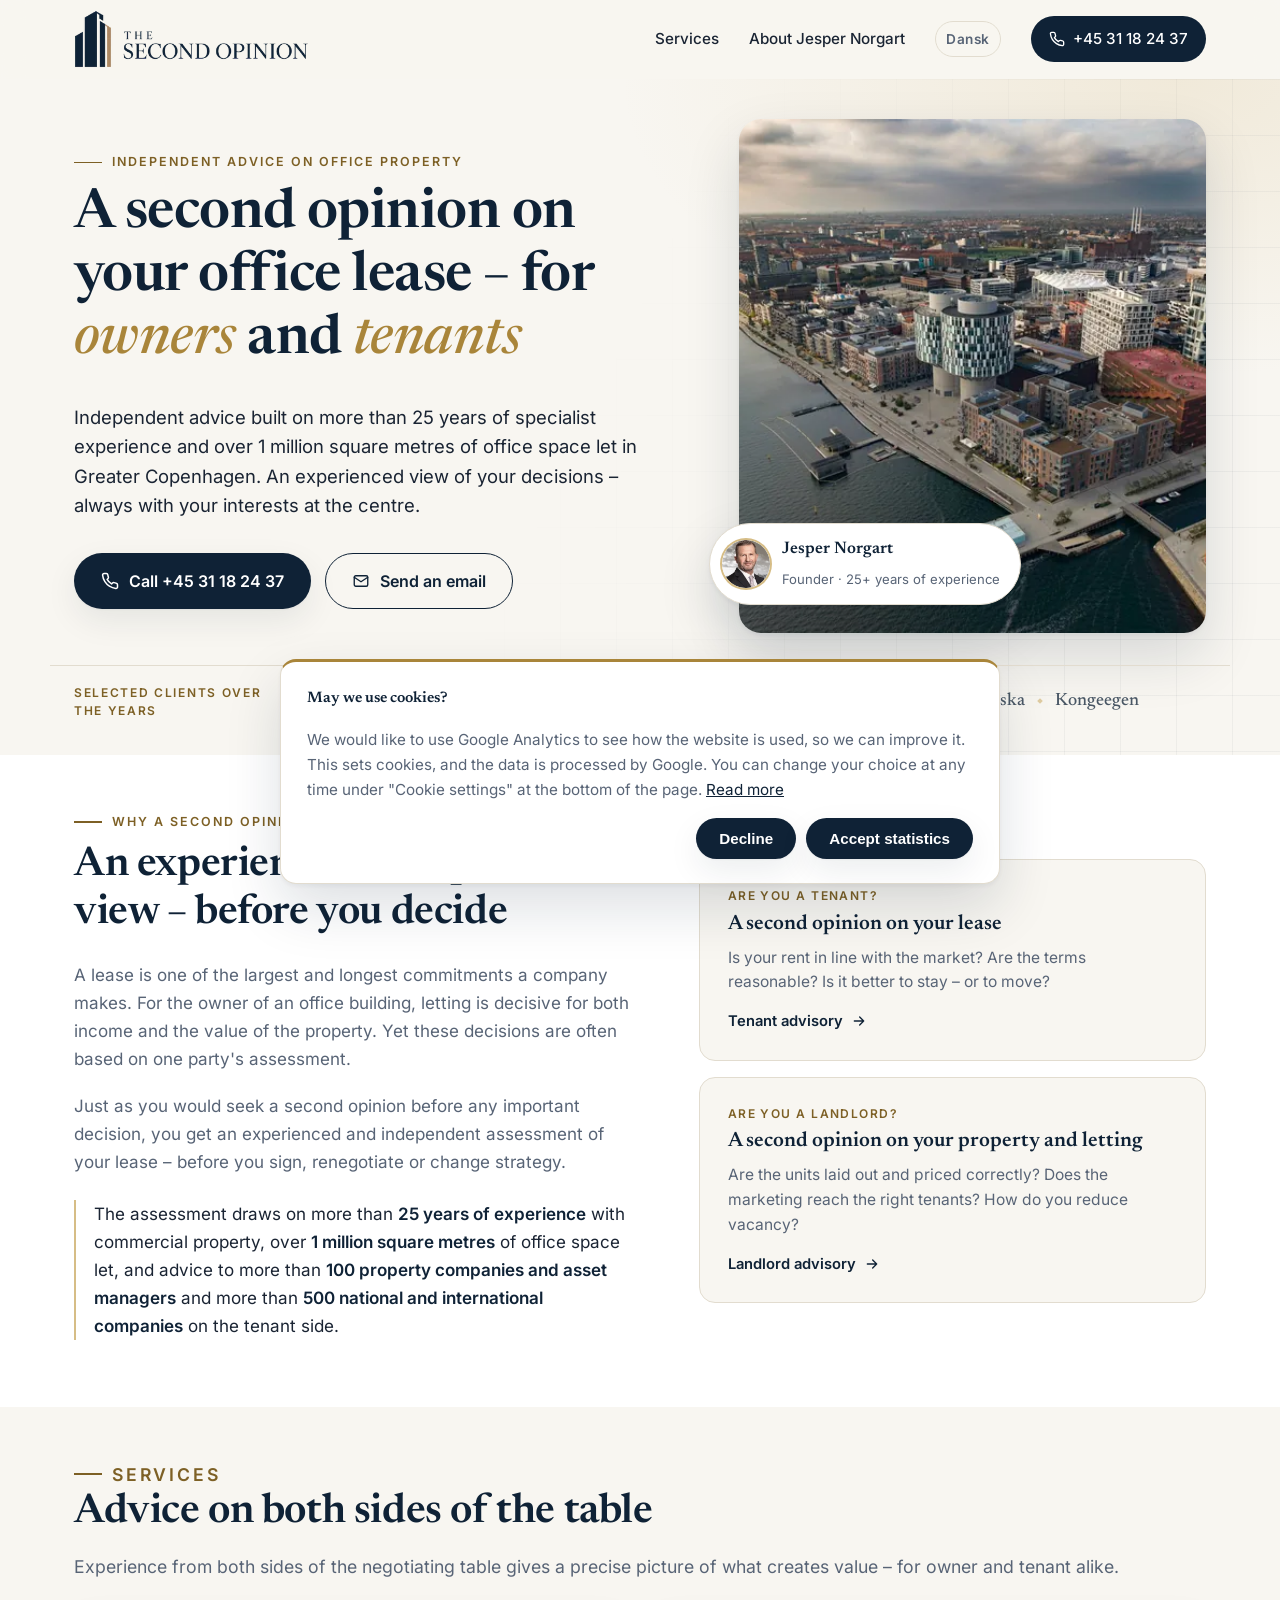
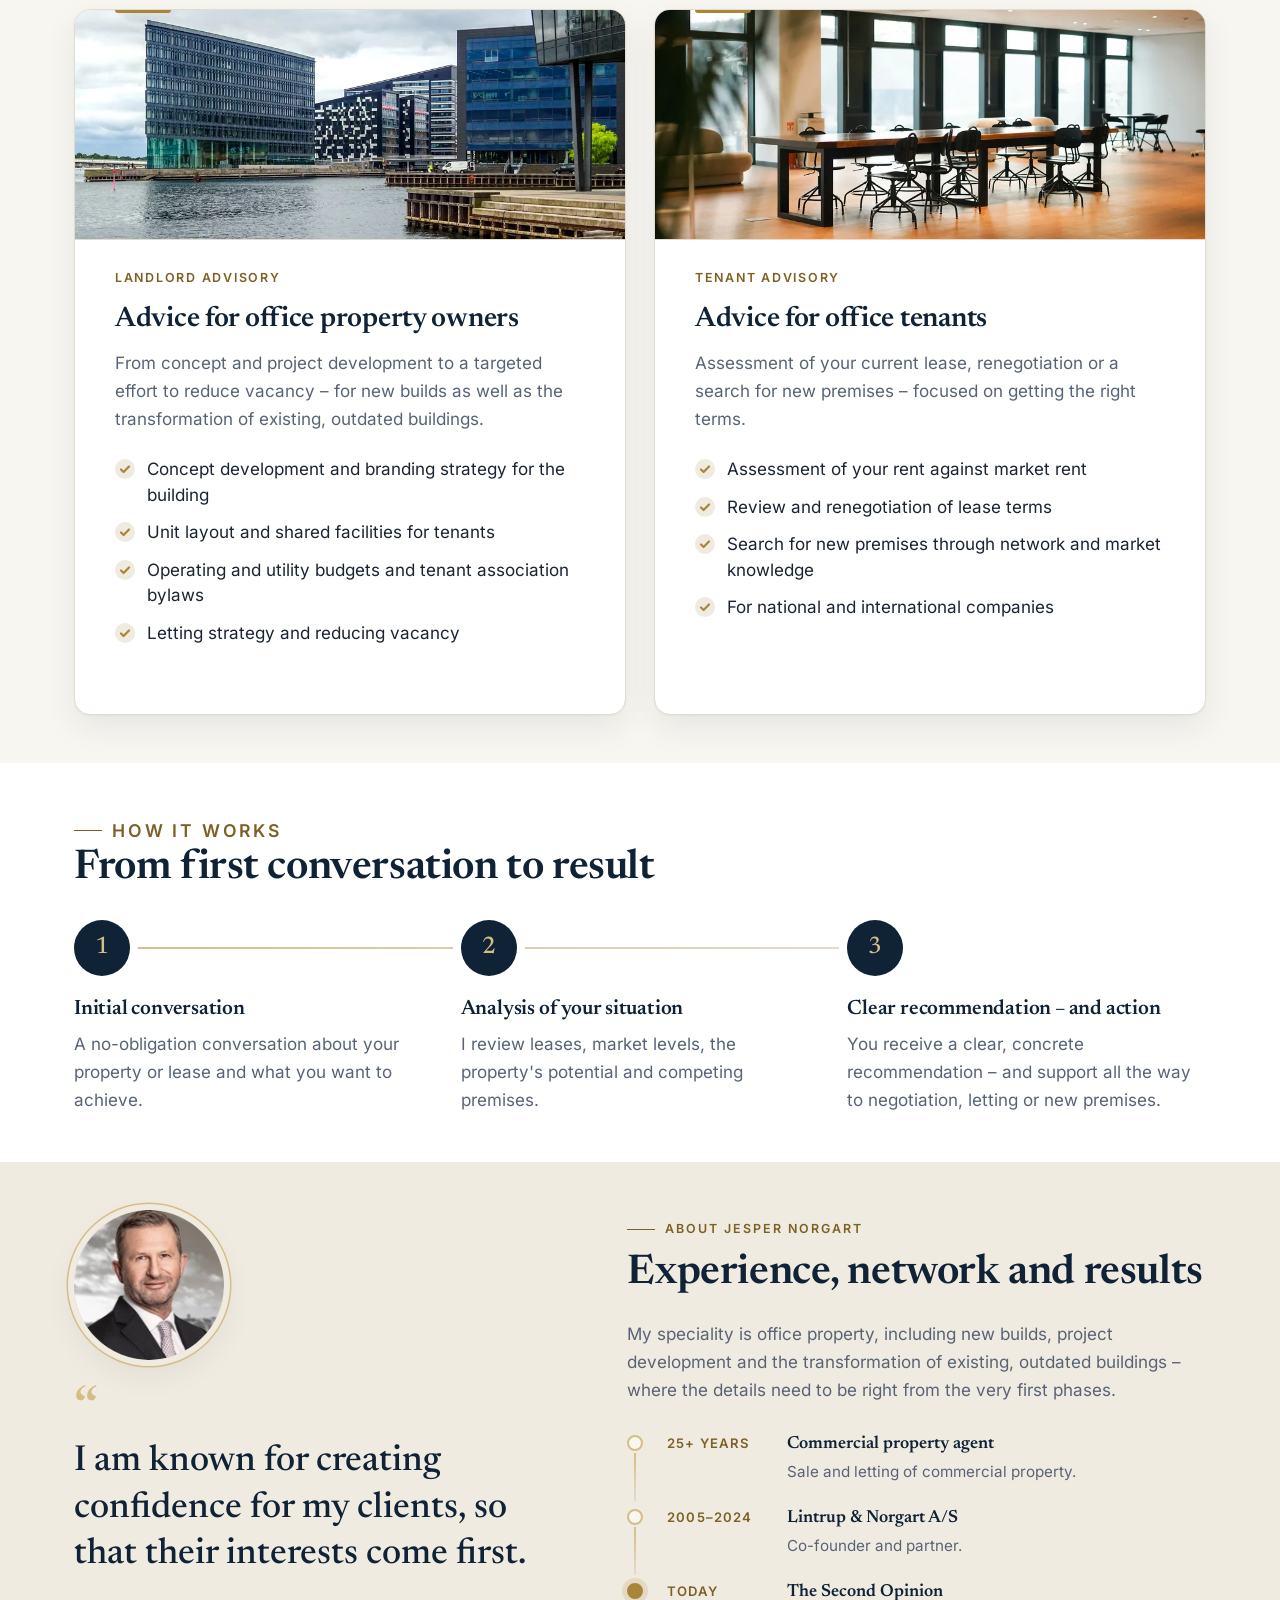
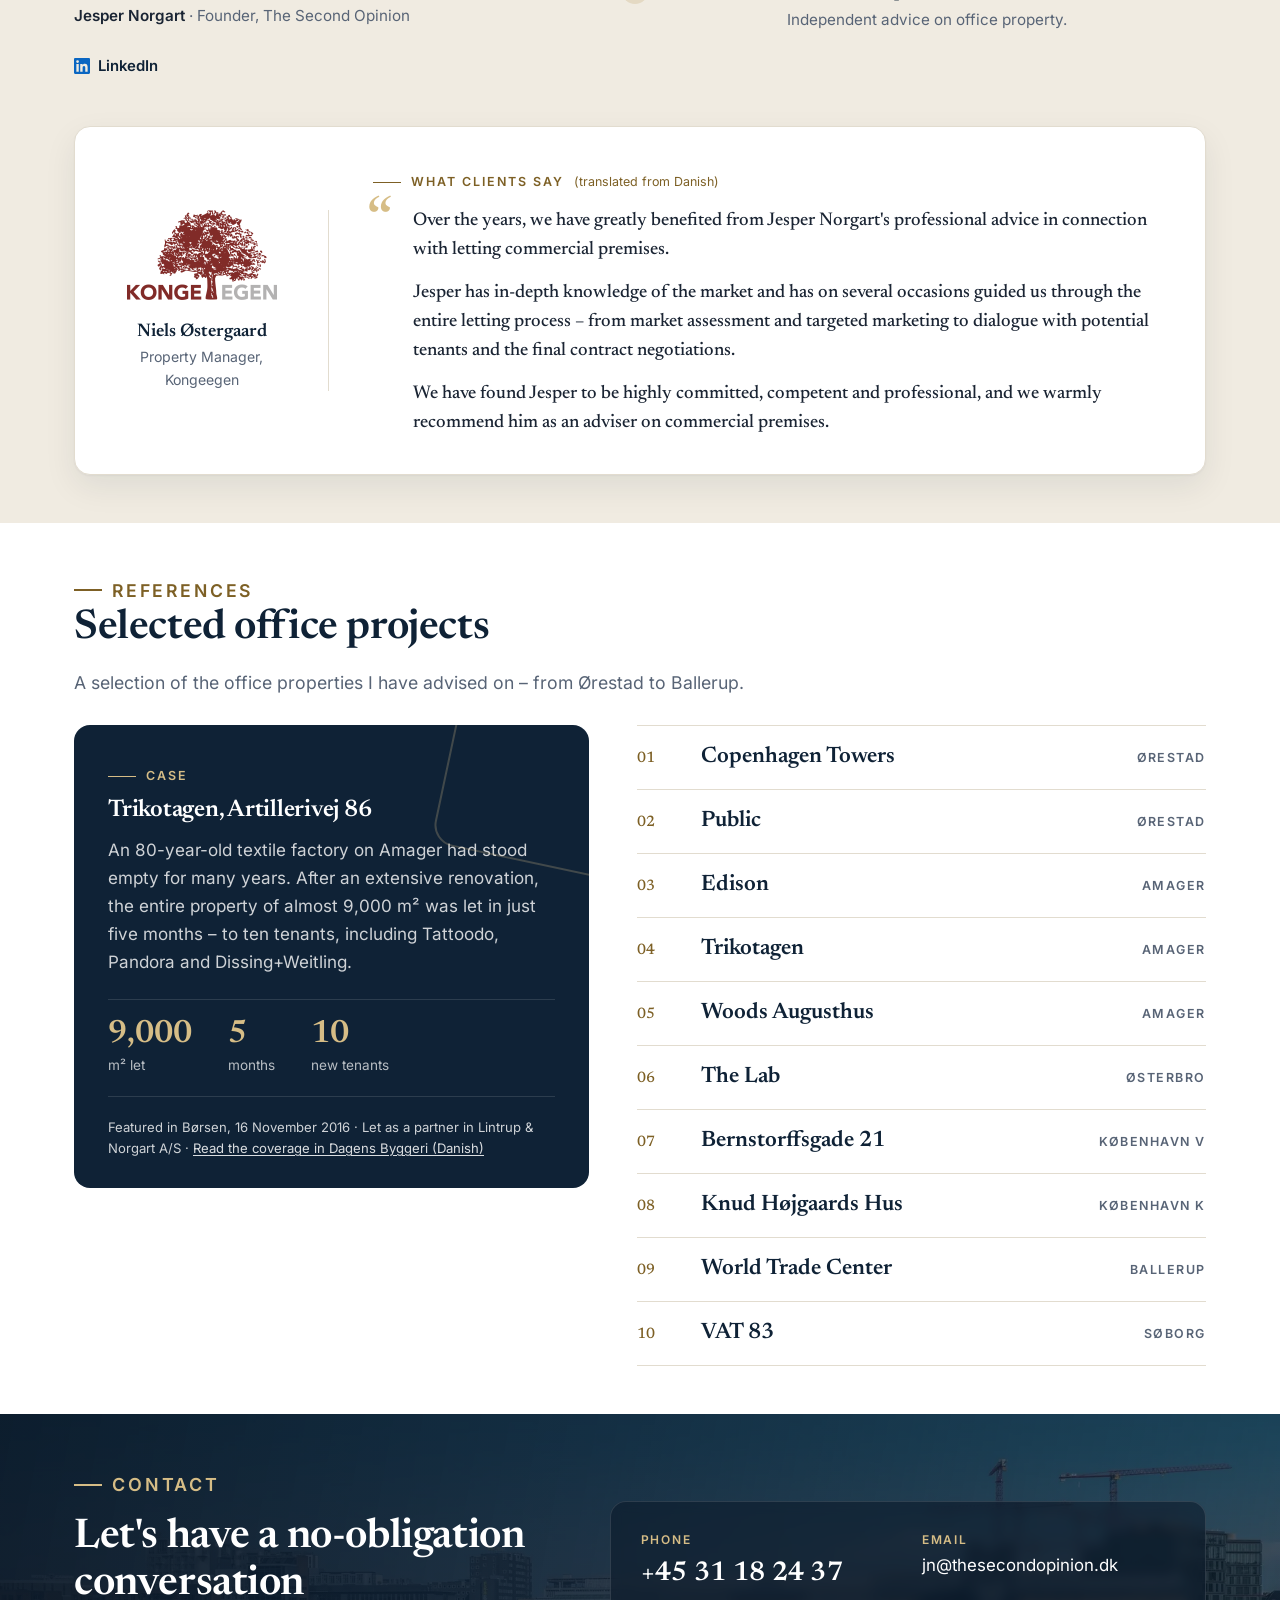
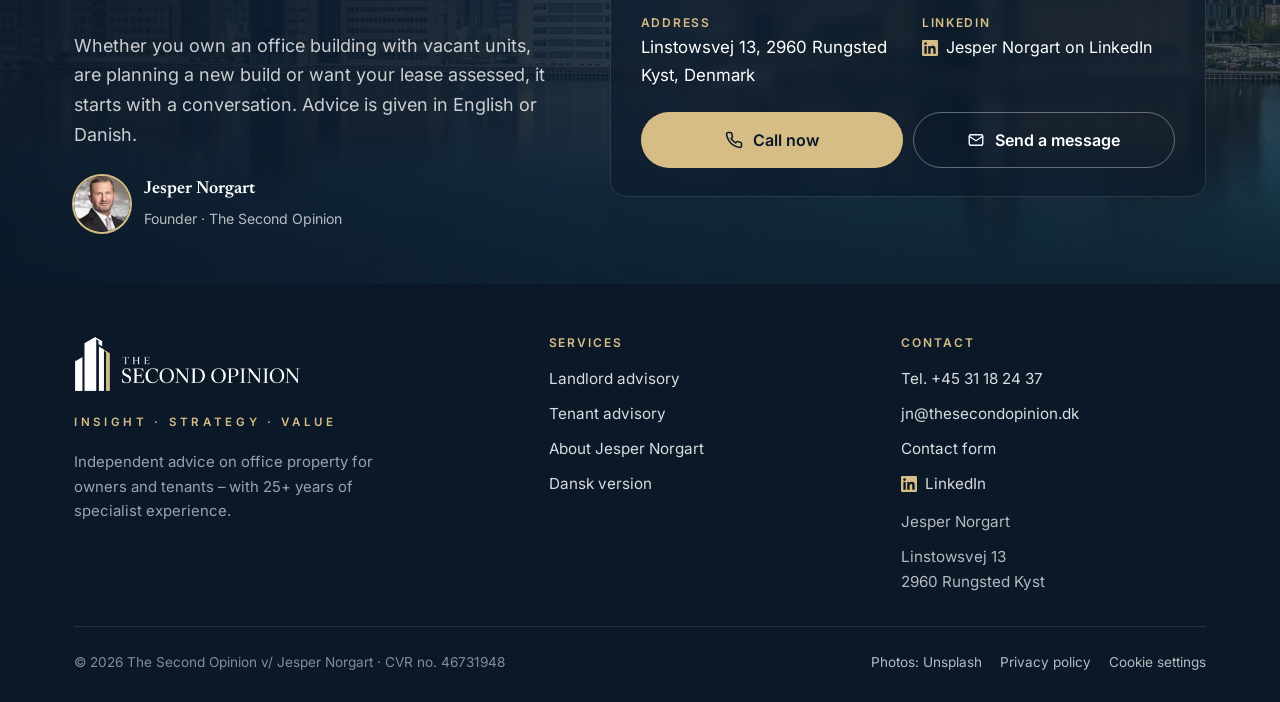
<file: en.html>
<!DOCTYPE html>
<html lang="en" data-ga-id="G-QYL03WX1NE">
<head>
  <meta charset="UTF-8" />
  <meta name="viewport" content="width=device-width, initial-scale=1.0" />
  <title>The Second Opinion — Independent advice on office property for owners and tenants</title>
  <meta name="description" content="Independent advice on office property in Copenhagen for property owners and tenants. Over 25 years of specialist experience and more than 1 million square metres of office space let." />
  <link rel="alternate" hreflang="da" href="https://thesecondopinion.dk/" />
  <link rel="alternate" hreflang="en" href="https://thesecondopinion.dk/en" />
  <link rel="canonical" href="https://thesecondopinion.dk/en" />
  <meta name="theme-color" content="#0f2236" />
  <meta property="og:type" content="website" />
  <meta property="og:locale" content="en_GB" />
  <meta property="og:site_name" content="The Second Opinion" />
  <meta property="og:title" content="The Second Opinion — Independent advice on office property for owners and tenants" />
  <meta property="og:description" content="Independent advice on office property in Copenhagen for property owners and tenants. Over 25 years of specialist experience and more than 1 million square metres of office space let." />
  <meta property="og:url" content="https://thesecondopinion.dk/en" />
  <meta property="og:image" content="https://thesecondopinion.dk/assets/og-image-en-v1.jpg" />
  <meta property="og:image:width" content="1200" />
  <meta property="og:image:height" content="630" />
  <meta name="twitter:card" content="summary_large_image" />
  <link rel="icon" type="image/png" sizes="32x32" href="/assets/favicon-32.png" />
  <link rel="icon" type="image/png" sizes="64x64" href="/assets/favicon-64.png" />
  <link rel="apple-touch-icon" href="/assets/apple-touch-icon.png" />
  <link rel="preload" href="/assets/fonts/inter-2.woff2" as="font" type="font/woff2" crossorigin />
  <link rel="preload" href="/assets/fonts/newsreader-6.woff2" as="font" type="font/woff2" crossorigin />
  <link rel="stylesheet" href="/style.min.css?v=2b2323ba" />
  <script>document.documentElement.classList.add('js');</script>

  <script type="application/ld+json">{"@context": "https://schema.org", "@graph": [{"@type": "ProfessionalService", "@id": "https://thesecondopinion.dk/#organization", "name": "The Second Opinion", "url": "https://thesecondopinion.dk/en", "description": "Independent advice on office property in Denmark for property owners and tenants – landlord advisory, tenant advisory, lease reviews and renegotiation, and office search. Over 25 years of specialist experience.", "telephone": "+4531182437", "email": "jn@thesecondopinion.dk", "founder": {"@id": "https://thesecondopinion.dk/om-jesper-norgart#jesper-norgart"}, "areaServed": {"@type": "Country", "name": "Denmark"}, "availableLanguage": ["da", "en"]}, {"@type": "WebPage", "@id": "https://thesecondopinion.dk/en", "url": "https://thesecondopinion.dk/en", "name": "The Second Opinion — Independent advice on office property for owners and tenants", "inLanguage": "en", "about": {"@id": "https://thesecondopinion.dk/#organization"}}]}</script>
</head>
<body>
  <a class="skip-link" href="#content">Skip to content</a>

  <header class="site-header" id="site-header">
    <div class="wrap header-inner">
      <a href="/en" class="brand" aria-label="The Second Opinion – home"><img src="/assets/logo-v5.webp" width="406" height="100" alt="The Second Opinion" /></a>
      <nav class="main-nav" id="main-nav" aria-label="Main menu">
        <a href="#services">Services</a>
        <a href="#about">About Jesper Norgart</a>
        <a href="/" class="lang-switch" hreflang="da" lang="da">Dansk</a>
        <a href="tel:+4531182437" class="nav-cta"><svg viewBox="0 0 24 24" fill="none" stroke="currentColor" stroke-width="2" stroke-linecap="round" stroke-linejoin="round" aria-hidden="true"><path d="M22 16.92v3a2 2 0 0 1-2.18 2 19.79 19.79 0 0 1-8.63-3.07 19.5 19.5 0 0 1-6-6 19.79 19.79 0 0 1-3.07-8.67A2 2 0 0 1 4.11 2h3a2 2 0 0 1 2 1.72c.13.96.36 1.9.7 2.81a2 2 0 0 1-.45 2.11L8.09 9.91a16 16 0 0 0 6 6l1.27-1.27a2 2 0 0 1 2.11-.45c.91.34 1.85.57 2.81.7A2 2 0 0 1 22 16.92z"/></svg>+45 31 18 24 37</a>
      </nav>
      <button class="nav-toggle" id="nav-toggle" aria-label="Open menu" aria-expanded="false" aria-controls="main-nav">
        <span></span><span></span><span></span>
      </button>
    </div>
  </header>
  <main id="content">
    <section class="hero">
      <div class="wrap hero-grid hero-solo hero-with-visual">
        <div class="hero-text">
          <p class="eyebrow reveal">Independent advice on office property</p>
          <h1 class="reveal reveal-d1">A second opinion on your office lease – for <em>owners</em> and <em>tenants</em></h1>
          <p class="lead reveal reveal-d2">Independent advice built on more than 25 years of specialist experience and over 1 million square metres of office space let in Greater Copenhagen. An experienced view of your decisions – always with your interests at the centre.</p>
          <div class="hero-actions reveal reveal-d3">
            <a class="btn btn-primary" href="tel:+4531182437"><svg viewBox="0 0 24 24" fill="none" stroke="currentColor" stroke-width="2" stroke-linecap="round" stroke-linejoin="round" aria-hidden="true"><path d="M22 16.92v3a2 2 0 0 1-2.18 2 19.79 19.79 0 0 1-8.63-3.07 19.5 19.5 0 0 1-6-6 19.79 19.79 0 0 1-3.07-8.67A2 2 0 0 1 4.11 2h3a2 2 0 0 1 2 1.72c.13.96.36 1.9.7 2.81a2 2 0 0 1-.45 2.11L8.09 9.91a16 16 0 0 0 6 6l1.27-1.27a2 2 0 0 1 2.11-.45c.91.34 1.85.57 2.81.7A2 2 0 0 1 22 16.92z"/></svg>Call +45 31 18 24 37</a>
            <a class="btn btn-outline" href="mailto:jn@thesecondopinion.dk"><svg viewBox="0 0 24 24" fill="none" stroke="currentColor" stroke-width="1.8" stroke-linecap="round" stroke-linejoin="round" aria-hidden="true"><rect x="3" y="5" width="18" height="14" rx="2"/><path d="m3 7 9 6 9-6"/></svg>Send an email</a>
          </div>
        </div>
        <div class="hero-visual">
          <img class="hero-photo" src="/assets/foto/nordhavn-1600.webp" srcset="/assets/foto/nordhavn-640.webp 640w, /assets/foto/nordhavn-900.webp 900w, /assets/foto/nordhavn-1600.webp 1600w" sizes="(max-width: 960px) 92vw, 46vw" width="1600" height="1196" alt="Office buildings in Nordhavn, Copenhagen" fetchpriority="high" />
          <a class="hero-card" href="#about">
            <img src="/assets/jesper-norgart-avatar.webp" width="56" height="56" alt="" />
            <span><strong>Jesper Norgart</strong><small>Founder · 25+ years of experience</small></span>
          </a>
        </div>
      </div>
      <div class="wrap trust reveal">
        <span class="trust-label">Selected clients over the years</span>
        <ul class="trust-names">
          <li>PFA</li><li>Danske Bank</li><li>Nordea Ejendomme</li><li>Jeudan</li><li>Novo Nordisk</li><li>Vestas</li><li>Skanska</li><li>Kongeegen</li>
        </ul>
      </div>
    </section>

    <section class="section section-white so-why" aria-labelledby="why-title">
      <div class="wrap so-why-grid">
        <div class="so-why-text reveal">
          <p class="eyebrow">Why a second opinion?</p>
          <h2 id="why-title">An experienced, independent view – before you decide</h2>
          <p>A lease is one of the largest and longest commitments a company makes. For the owner of an office building, letting is decisive for both income and the value of the property. Yet these decisions are often based on one party's assessment.</p>
          <p>Just as you would seek a second opinion before any important decision, you get an experienced and independent assessment of your lease – before you sign, renegotiate or change strategy.</p>
          <p class="so-why-proof">The assessment draws on more than <strong>25 years of experience</strong> with commercial property, over <strong>1 million square metres</strong> of office space let, and advice to more than <strong>100 property companies and asset managers</strong> and more than <strong>500 national and international companies</strong> on the tenant side.</p>
        </div>
        <div class="so-why-cards">
          <a class="so-why-card reveal" href="#tenants">
            <small>Are you a tenant?</small>
            <strong>A second opinion on your lease</strong>
            <span>Is your rent in line with the market? Are the terms reasonable? Is it better to stay – or to move?</span>
            <em>Tenant advisory <svg viewBox="0 0 24 24" fill="none" stroke="currentColor" stroke-width="2" stroke-linecap="round" stroke-linejoin="round" aria-hidden="true"><path d="M5 12h14M13 6l6 6-6 6"/></svg></em>
          </a>
          <a class="so-why-card reveal reveal-d1" href="#owners">
            <small>Are you a landlord?</small>
            <strong>A second opinion on your property and letting</strong>
            <span>Are the units laid out and priced correctly? Does the marketing reach the right tenants? How do you reduce vacancy?</span>
            <em>Landlord advisory <svg viewBox="0 0 24 24" fill="none" stroke="currentColor" stroke-width="2" stroke-linecap="round" stroke-linejoin="round" aria-hidden="true"><path d="M5 12h14M13 6l6 6-6 6"/></svg></em>
          </a>
        </div>
      </div>
    </section>

    <section class="section" id="services" aria-labelledby="services-title">
      <div class="wrap">
        <div class="section-head reveal">
          <p class="eyebrow">Services</p>
          <h2 id="services-title">Advice on both sides of the table</h2>
          <p>Experience from both sides of the negotiating table gives a precise picture of what creates value – for owner and tenant alike.</p>
        </div>
        <div class="services">
          <div class="service-card reveal" id="owners">
            <div class="service-visual"><img src="/assets/foto/havn-900.webp" width="900" height="675" alt="" loading="lazy" /></div>
            <span class="service-label">Landlord advisory</span>
            <h3>Advice for office property owners</h3>
            <p>From concept and project development to a targeted effort to reduce vacancy – for new builds as well as the transformation of existing, outdated buildings.</p>
            <ul class="tick-list"><li>Concept development and branding strategy for the building</li><li>Unit layout and shared facilities for tenants</li><li>Operating and utility budgets and tenant association bylaws</li><li>Letting strategy and reducing vacancy</li></ul>
          </div>
          <div class="service-card reveal reveal-d1" id="tenants">
            <div class="service-visual"><img src="/assets/foto/kontor-900.webp" width="900" height="600" alt="" loading="lazy" /></div>
            <span class="service-label">Tenant advisory</span>
            <h3>Advice for office tenants</h3>
            <p>Assessment of your current lease, renegotiation or a search for new premises – focused on getting the right terms.</p>
            <ul class="tick-list"><li>Assessment of your rent against market rent</li><li>Review and renegotiation of lease terms</li><li>Search for new premises through network and market knowledge</li><li>For national and international companies</li></ul>
          </div>
        </div>
      </div>
    </section>

    <section class="section section-white process" aria-labelledby="process-title">
      <div class="wrap">
        <div class="section-head reveal">
          <p class="eyebrow">How it works</p>
          <h2 id="process-title">From first conversation to result</h2>
        </div>
        <ol class="process-steps">
          <li class="reveal"><span class="process-no">1</span><h3>Initial conversation</h3><p>A no-obligation conversation about your property or lease and what you want to achieve.</p></li>
          <li class="reveal reveal-d1"><span class="process-no">2</span><h3>Analysis of your situation</h3><p>I review leases, market levels, the property's potential and competing premises.</p></li>
          <li class="reveal reveal-d2"><span class="process-no">3</span><h3>Clear recommendation – and action</h3><p>You receive a clear, concrete recommendation – and support all the way to negotiation, letting or new premises.</p></li>
        </ol>
      </div>
    </section>

    <section class="section section-alt" id="about" aria-labelledby="about-title">
      <div class="wrap about-grid">
        <div class="reveal about-quote">
          <img class="about-portrait" src="/assets/jesper-norgart-round.webp" width="320" height="320" alt="Jesper Norgart" loading="lazy" />
          <blockquote class="pull-quote">I am known for creating confidence for my clients, so that their interests come first.</blockquote>
          <p class="pull-quote-by"><strong>Jesper Norgart</strong> · Founder, The Second Opinion</p>
          <div class="about-links">
            <a class="li-link li-link-dark" href="https://www.linkedin.com/in/norgart" target="_blank" rel="noopener"><svg viewBox="0 0 24 24" fill="currentColor" aria-hidden="true"><path d="M20.45 20.45h-3.56v-5.57c0-1.33-.03-3.04-1.85-3.04-1.85 0-2.14 1.45-2.14 2.94v5.67H9.35V9h3.41v1.56h.05c.48-.9 1.64-1.85 3.37-1.85 3.6 0 4.27 2.37 4.27 5.46v6.28zM5.34 7.43a2.06 2.06 0 1 1 0-4.13 2.06 2.06 0 0 1 0 4.13zM7.12 20.45H3.56V9h3.56v11.45zM22.22 0H1.77C.79 0 0 .77 0 1.73v20.54C0 23.23.79 24 1.77 24h20.45c.98 0 1.78-.77 1.78-1.73V1.73C24 .77 23.2 0 22.22 0z"/></svg>LinkedIn</a>
          </div>
        </div>
        <div class="reveal reveal-d1">
          <p class="eyebrow">About Jesper Norgart</p>
          <h2 id="about-title">Experience, network and results</h2>
          <p>My speciality is office property, including new builds, project development and the transformation of existing, outdated buildings – where the details need to be right from the very first phases.</p>
          <ol class="timeline timeline-mini">
            <li><span class="tl-when">25+ years</span><div class="tl-body"><strong>Commercial property agent</strong><p>Sale and letting of commercial property.</p></div></li>
            <li><span class="tl-when">2005–2024</span><div class="tl-body"><strong>Lintrup &amp; Norgart A/S</strong><p>Co-founder and partner.</p></div></li>
            <li class="tl-now"><span class="tl-when">Today</span><div class="tl-body"><strong>The Second Opinion</strong><p>Independent advice on office property.</p></div></li>
          </ol>
        </div>
      </div>
      <div class="wrap testimonial-wrap">
        <figure class="testimonial reveal" aria-label="Testimonial from Kongeegen">
          <div class="testimonial-source">
            <img class="testimonial-logo" src="/assets/kongeegen-logo.png" width="300" height="180" alt="Kongeegen" loading="lazy" />
            <figcaption><strong>Niels Østergaard</strong><span>Property Manager, Kongeegen</span></figcaption>
          </div>
          <div class="testimonial-body">
            <p class="eyebrow">What clients say <span style="text-transform:none;letter-spacing:0;font-weight:400">(translated from Danish)</span></p>
            <blockquote class="testimonial-quote">
              <p>Over the years, we have greatly benefited from Jesper Norgart's professional advice in connection with letting commercial premises.</p>
              <p>Jesper has in-depth knowledge of the market and has on several occasions guided us through the entire letting process – from market assessment and targeted marketing to dialogue with potential tenants and the final contract negotiations.</p>
              <p>We have found Jesper to be highly committed, competent and professional, and we warmly recommend him as an adviser on commercial premises.</p>
            </blockquote>
            <button type="button" class="testimonial-more" aria-expanded="false">Read the full testimonial</button>
          </div>
        </figure>
      </div>
    </section>

    <section class="section section-white" aria-labelledby="ref-title">
      <div class="wrap">
        <div class="section-head reveal">
          <p class="eyebrow">References</p>
          <h2 id="ref-title">Selected office projects</h2>
          <p>A selection of the office properties I have advised on – from Ørestad to Ballerup.</p>
        </div>
        <div class="ref-feature">
          <aside class="case reveal" aria-labelledby="case-title">
            <p class="eyebrow">Case</p>
            <h3 id="case-title">Trikotagen, Artillerivej 86</h3>
            <p>An 80-year-old textile factory on Amager had stood empty for many years. After an extensive renovation, the entire property of almost 9,000 m² was let in just five months – to ten tenants, including Tattoodo, Pandora and Dissing+Weitling.</p>
            <ul class="case-stats">
              <li><strong>9,000</strong><span>m² let</span></li>
              <li><strong>5</strong><span>months</span></li>
              <li><strong>10</strong><span>new tenants</span></li>
            </ul>
            <p class="case-source">Featured in Børsen, 16 November 2016 · Let as a partner in Lintrup &amp; Norgart A/S · <a href="https://www.dagensbyggeri.dk/artikel/90713-flot-fabriksrenovering-betod-hurtig-udlejning" target="_blank" rel="noopener" hreflang="da">Read the coverage in Dagens Byggeri (Danish)</a></p>
          </aside>
          <div class="reveal">
          <ol class="ref-list ref-list-single">
          <li><span class="ref-no">01</span><strong>Copenhagen Towers</strong><span class="ref-area">Ørestad</span></li>
          <li><span class="ref-no">02</span><strong>Public</strong><span class="ref-area">Ørestad</span></li>
          <li><span class="ref-no">03</span><strong>Edison</strong><span class="ref-area">Amager</span></li>
          <li><span class="ref-no">04</span><strong>Trikotagen</strong><span class="ref-area">Amager</span></li>
          <li><span class="ref-no">05</span><strong>Woods Augusthus</strong><span class="ref-area">Amager</span></li>
          <li><span class="ref-no">06</span><strong>The Lab</strong><span class="ref-area">Østerbro</span></li>
          <li><span class="ref-no">07</span><strong>Bernstorffsgade 21</strong><span class="ref-area">København V</span></li>
          <li><span class="ref-no">08</span><strong>Knud Højgaards Hus</strong><span class="ref-area">København K</span></li>
          <li><span class="ref-no">09</span><strong>World Trade Center</strong><span class="ref-area">Ballerup</span></li>
          <li><span class="ref-no">10</span><strong>VAT 83</strong><span class="ref-area">Søborg</span></li>
        </ol>
          </div>
        </div>
      </div>
    </section>

    <section class="cta" id="contact" aria-labelledby="contact-title">
      <div class="wrap cta-inner">
        <div class="reveal">
          <p class="eyebrow">Contact</p>
          <h2 id="contact-title">Let's have a no-obligation conversation</h2>
          <p>Whether you own an office building with vacant units, are planning a new build or want your lease assessed, it starts with a conversation. Advice is given in English or Danish.</p>
          <div class="cta-person">
            <img src="/assets/jesper-norgart-avatar.webp" width="56" height="56" alt="" loading="lazy" />
            <div><strong>Jesper Norgart</strong><span>Founder · The Second Opinion</span></div>
          </div>
        </div>
        <div class="cta-card reveal reveal-d1">
          <dl>
            <div><dt>Phone</dt><dd><a class="cta-phone" href="tel:+4531182437">+45 31 18 24 37</a></dd></div>
            <div><dt>Email</dt><dd><a class="cta-mail" href="mailto:jn@thesecondopinion.dk">jn@thesecondopinion.dk</a></dd></div>
            <div><dt>Address</dt><dd>Linstowsvej 13, 2960 Rungsted Kyst, Denmark</dd></div>
            <div><dt>LinkedIn</dt><dd><a class="li-link" href="https://www.linkedin.com/in/norgart" target="_blank" rel="noopener"><svg viewBox="0 0 24 24" fill="currentColor" aria-hidden="true"><path d="M20.45 20.45h-3.56v-5.57c0-1.33-.03-3.04-1.85-3.04-1.85 0-2.14 1.45-2.14 2.94v5.67H9.35V9h3.41v1.56h.05c.48-.9 1.64-1.85 3.37-1.85 3.6 0 4.27 2.37 4.27 5.46v6.28zM5.34 7.43a2.06 2.06 0 1 1 0-4.13 2.06 2.06 0 0 1 0 4.13zM7.12 20.45H3.56V9h3.56v11.45zM22.22 0H1.77C.79 0 0 .77 0 1.73v20.54C0 23.23.79 24 1.77 24h20.45c.98 0 1.78-.77 1.78-1.73V1.73C24 .77 23.2 0 22.22 0z"/></svg>Jesper Norgart on LinkedIn</a></dd></div>
          </dl>
          <div class="cta-buttons">
            <a class="btn btn-gold" href="tel:+4531182437"><svg viewBox="0 0 24 24" fill="none" stroke="currentColor" stroke-width="2" stroke-linecap="round" stroke-linejoin="round" aria-hidden="true"><path d="M22 16.92v3a2 2 0 0 1-2.18 2 19.79 19.79 0 0 1-8.63-3.07 19.5 19.5 0 0 1-6-6 19.79 19.79 0 0 1-3.07-8.67A2 2 0 0 1 4.11 2h3a2 2 0 0 1 2 1.72c.13.96.36 1.9.7 2.81a2 2 0 0 1-.45 2.11L8.09 9.91a16 16 0 0 0 6 6l1.27-1.27a2 2 0 0 1 2.11-.45c.91.34 1.85.57 2.81.7A2 2 0 0 1 22 16.92z"/></svg>Call now</a>
            <a class="btn btn-ghost-light" href="/contact"><svg viewBox="0 0 24 24" fill="none" stroke="currentColor" stroke-width="1.8" stroke-linecap="round" stroke-linejoin="round" aria-hidden="true"><rect x="3" y="5" width="18" height="14" rx="2"/><path d="m3 7 9 6 9-6"/></svg>Send a message</a>
          </div>
        </div>
      </div>
    </section>
  </main>

  <footer class="site-footer">
    <div class="wrap">
      <div class="footer-grid">
        <div>
          <a href="/en" class="brand brand-footer" aria-label="The Second Opinion – home"><img src="/assets/logo-v5-light.webp" width="406" height="100" alt="The Second Opinion" loading="lazy" /></a>
          <p class="footer-tagline">Insight · Strategy · Value</p>
          <p class="footer-about">Independent advice on office property for owners and tenants – with 25+ years of specialist experience.</p>
        </div>
        <div>
          <h2>Services</h2>
          <ul class="footer-links">
            <li><a href="/en#owners">Landlord advisory</a></li>
            <li><a href="/en#tenants">Tenant advisory</a></li>
            <li><a href="/en#about">About Jesper Norgart</a></li><li><a href="/" hreflang="da" lang="da">Dansk version</a></li>
          </ul>
        </div>
        <div>
          <h2>Contact</h2>
          <ul class="footer-links">
            <li><a href="tel:+4531182437">Tel. +45 31 18 24 37</a></li>
            <li><a href="mailto:jn@thesecondopinion.dk">jn@thesecondopinion.dk</a></li>
            <li><a href="/contact">Contact form</a></li>
            <li><a class="li-link" href="https://www.linkedin.com/in/norgart" target="_blank" rel="noopener"><svg viewBox="0 0 24 24" fill="currentColor" aria-hidden="true"><path d="M20.45 20.45h-3.56v-5.57c0-1.33-.03-3.04-1.85-3.04-1.85 0-2.14 1.45-2.14 2.94v5.67H9.35V9h3.41v1.56h.05c.48-.9 1.64-1.85 3.37-1.85 3.6 0 4.27 2.37 4.27 5.46v6.28zM5.34 7.43a2.06 2.06 0 1 1 0-4.13 2.06 2.06 0 0 1 0 4.13zM7.12 20.45H3.56V9h3.56v11.45zM22.22 0H1.77C.79 0 0 .77 0 1.73v20.54C0 23.23.79 24 1.77 24h20.45c.98 0 1.78-.77 1.78-1.73V1.73C24 .77 23.2 0 22.22 0z"/></svg>LinkedIn</a></li>
            <li>Jesper Norgart</li>
            <li>Linstowsvej 13<br />2960 Rungsted Kyst</li>
          </ul>
        </div>
      </div>
      <div class="footer-bottom">
        <span>© <span id="year">2026</span> The Second Opinion v/ Jesper Norgart · CVR no. 46731948</span>
        <span class="footer-legal"><a href="https://unsplash.com" target="_blank" rel="noopener" title="Photos: Frederik Wordenskjold, Nikolai Kolosov, JIRAN FAMILY and Mads Eneqvist via Unsplash">Photos: Unsplash</a>
          <a href="/privacy">Privacy policy</a><button type="button" class="link-button" data-cookie-settings hidden>Cookie settings</button></span>
      </div>
    </div>
  </footer>

  <script src="/src/main.js" defer></script>
</body>
</html>
</file>
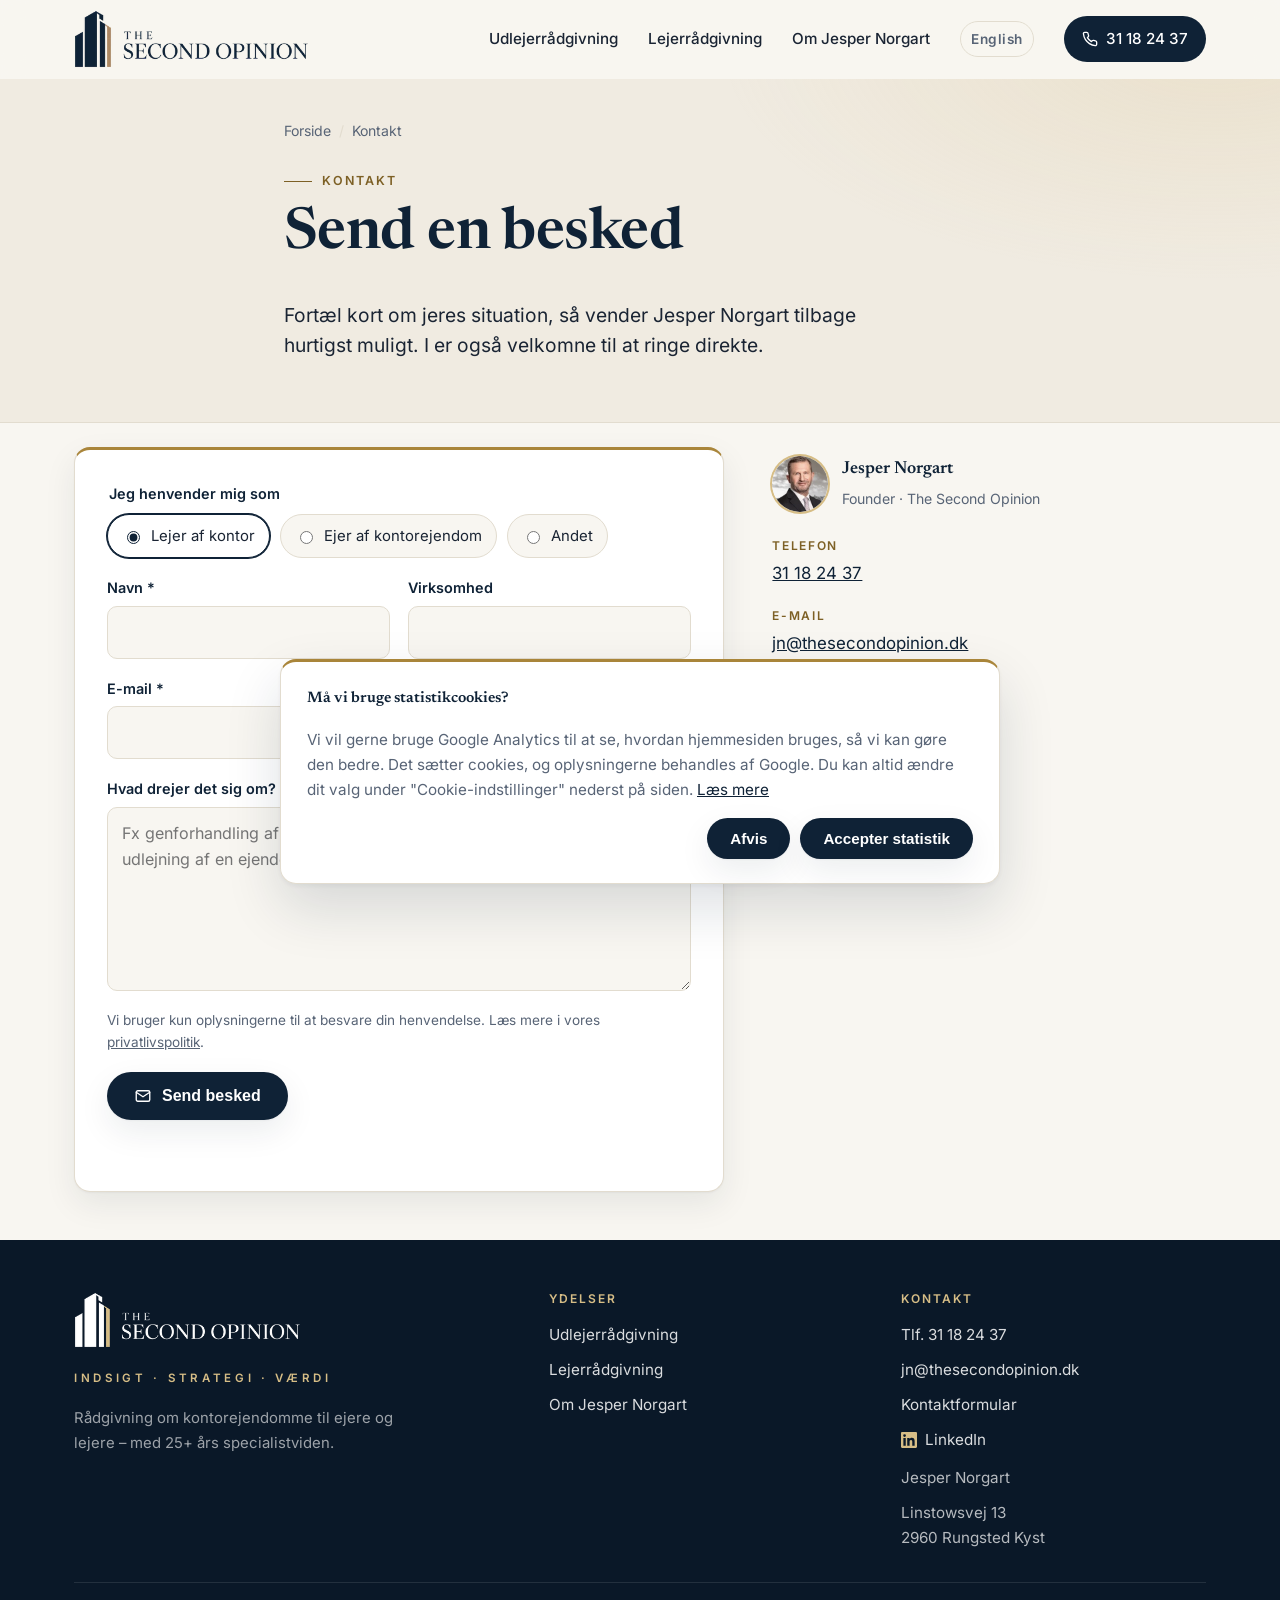
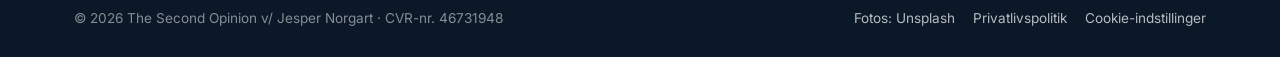
<file: kontakt.html>
<!DOCTYPE html>
<html lang="da" data-ga-id="G-QYL03WX1NE">
<head>
  <meta charset="UTF-8" />
  <meta name="viewport" content="width=device-width, initial-scale=1.0" />
  <title>Kontakt – send en besked | The Second Opinion</title>
  <meta name="description" content="Kontakt The Second Opinion om rådgivning om kontorejendomme. Send en besked, ring på 31 18 24 37 eller skriv til jn@thesecondopinion.dk." />
  <link rel="canonical" href="https://thesecondopinion.dk/kontakt" />
  <meta name="theme-color" content="#0f2236" />
  <meta property="og:type" content="website" />
  <meta property="og:locale" content="da_DK" />
  <meta property="og:site_name" content="The Second Opinion" />
  <meta property="og:title" content="Kontakt – send en besked | The Second Opinion" />
  <meta property="og:description" content="Kontakt The Second Opinion om rådgivning om kontorejendomme. Send en besked, ring på 31 18 24 37 eller skriv til jn@thesecondopinion.dk." />
  <meta property="og:url" content="https://thesecondopinion.dk/kontakt" />
  <meta property="og:image" content="https://thesecondopinion.dk/assets/og-image-v10.jpg" />
  <meta property="og:image:width" content="1200" />
  <meta property="og:image:height" content="630" />
  <meta name="twitter:card" content="summary_large_image" />
  <link rel="icon" type="image/png" sizes="32x32" href="/assets/favicon-32.png" />
  <link rel="icon" type="image/png" sizes="64x64" href="/assets/favicon-64.png" />
  <link rel="apple-touch-icon" href="/assets/apple-touch-icon.png" />
  <link rel="preload" href="/assets/fonts/inter-2.woff2" as="font" type="font/woff2" crossorigin />
  <link rel="preload" href="/assets/fonts/newsreader-6.woff2" as="font" type="font/woff2" crossorigin />
  <link rel="stylesheet" href="/style.min.css?v=2b2323ba" />
  <script>document.documentElement.classList.add('js');</script>
  <link rel="alternate" hreflang="da" href="https://thesecondopinion.dk/kontakt" />
  <link rel="alternate" hreflang="en" href="https://thesecondopinion.dk/contact" />
  <script type="application/ld+json">{"@context": "https://schema.org", "@graph": [{"@type": "ContactPage", "@id": "https://thesecondopinion.dk/kontakt", "url": "https://thesecondopinion.dk/kontakt", "name": "Kontakt The Second Opinion", "about": {"@id": "https://thesecondopinion.dk/#organization"}}, {"@type": "BreadcrumbList", "itemListElement": [{"@type": "ListItem", "position": 1, "name": "Forside", "item": "https://thesecondopinion.dk/"}, {"@type": "ListItem", "position": 2, "name": "Kontakt", "item": "https://thesecondopinion.dk/kontakt"}]}]}</script>
</head>
<body>
  <a class="skip-link" href="#indhold">Spring til indhold</a>

  <header class="site-header" id="site-header">
    <div class="wrap header-inner">
      <a href="/" class="brand" aria-label="The Second Opinion – forside"><img src="/assets/logo-v5.webp" width="406" height="100" alt="The Second Opinion" /></a>
      <nav class="main-nav" id="main-nav" aria-label="Hovedmenu">
        <a href="/udlejerraadgivning">Udlejerrådgivning</a>
        <a href="/lejerraadgivning">Lejerrådgivning</a>
        <a href="/om-jesper-norgart">Om Jesper Norgart</a>
        <a href="/en" class="lang-switch" hreflang="en" lang="en">English</a>
        <a href="tel:+4531182437" class="nav-cta"><svg viewBox="0 0 24 24" fill="none" stroke="currentColor" stroke-width="2" stroke-linecap="round" stroke-linejoin="round" aria-hidden="true"><path d="M22 16.92v3a2 2 0 0 1-2.18 2 19.79 19.79 0 0 1-8.63-3.07 19.5 19.5 0 0 1-6-6 19.79 19.79 0 0 1-3.07-8.67A2 2 0 0 1 4.11 2h3a2 2 0 0 1 2 1.72c.13.96.36 1.9.7 2.81a2 2 0 0 1-.45 2.11L8.09 9.91a16 16 0 0 0 6 6l1.27-1.27a2 2 0 0 1 2.11-.45c.91.34 1.85.57 2.81.7A2 2 0 0 1 22 16.92z"/></svg>31 18 24 37</a>
      </nav>
      <button class="nav-toggle" id="nav-toggle" aria-label="Åbn menu" aria-expanded="false" aria-controls="main-nav">
        <span></span><span></span><span></span>
      </button>
    </div>
  </header>

  <main id="indhold">
    <section class="page-hero page-hero-compact">
      <div class="wrap narrow">
        <ol class="breadcrumb" aria-label="Brødkrummer"><li><a href="/">Forside</a></li><li>Kontakt</li></ol>
        <p class="eyebrow">Kontakt</p>
        <h1>Send en besked</h1>
        <p class="lead">Fortæl kort om jeres situation, så vender Jesper Norgart tilbage hurtigst muligt. I er også velkomne til at ringe direkte.</p>
      </div>
    </section>

    <section class="section contact-section">
      <div class="wrap contact-grid">
        <form class="contact-form" id="contact-form" data-key="8fe3512b-06c1-4c9a-ac05-a051c50eabc2" novalidate>
          <input type="hidden" name="subject" value="Ny henvendelse fra thesecondopinion.dk" />
          <input type="hidden" name="from_name" value="thesecondopinion.dk" />
          <input type="checkbox" name="botcheck" class="hp" tabindex="-1" autocomplete="off" aria-hidden="true" />
          <fieldset class="cf-role">
            <legend>Jeg henvender mig som</legend>
            <label><input type="radio" name="rolle" value="Lejer" checked /> Lejer af kontor</label>
            <label><input type="radio" name="rolle" value="Ejer" /> Ejer af kontorejendom</label>
            <label><input type="radio" name="rolle" value="Andet" /> Andet</label>
          </fieldset>
          <div class="cf-row">
            <label class="cf-field"><span>Navn *</span><input type="text" name="name" autocomplete="name" required /></label>
            <label class="cf-field"><span>Virksomhed</span><input type="text" name="virksomhed" autocomplete="organization" /></label>
          </div>
          <div class="cf-row">
            <label class="cf-field"><span>E-mail *</span><input type="email" name="email" autocomplete="email" required /></label>
            <label class="cf-field"><span>Telefon</span><input type="tel" name="telefon" autocomplete="tel" /></label>
          </div>
          <label class="cf-field"><span>Hvad drejer det sig om? *</span><textarea name="message" rows="6" required placeholder="Fx genforhandling af lejekontrakt, søgning efter nye lokaler eller udlejning af en ejendom"></textarea></label>
          <p class="cf-note">Vi bruger kun oplysningerne til at besvare din henvendelse. Læs mere i vores <a href="/privatlivspolitik#kontaktformular">privatlivspolitik</a>.</p>
          <button type="submit" class="btn btn-primary"><svg viewBox="0 0 24 24" fill="none" stroke="currentColor" stroke-width="1.8" stroke-linecap="round" stroke-linejoin="round" aria-hidden="true"><rect x="3" y="5" width="18" height="14" rx="2"/><path d="m3 7 9 6 9-6"/></svg>Send besked</button>
          <p class="cf-status" role="status" aria-live="polite"></p>
        </form>
        <aside class="contact-aside">
          <div class="cta-person contact-person">
            <img src="/assets/jesper-norgart-avatar.webp" width="56" height="56" alt="" loading="lazy" />
            <div><strong>Jesper Norgart</strong><span>Founder · The Second Opinion</span></div>
          </div>
          <dl>
            <div><dt>Telefon</dt><dd><a href="tel:+4531182437">31 18 24 37</a></dd></div>
            <div><dt>E-mail</dt><dd><a href="mailto:jn@thesecondopinion.dk">jn@thesecondopinion.dk</a></dd></div>
            <div><dt>Adresse</dt><dd>Linstowsvej 13<br />2960 Rungsted Kyst</dd></div>
            <div><dt>LinkedIn</dt><dd><a class="li-link" href="https://www.linkedin.com/in/norgart" target="_blank" rel="noopener"><svg viewBox="0 0 24 24" fill="currentColor" aria-hidden="true"><path d="M20.45 20.45h-3.56v-5.57c0-1.33-.03-3.04-1.85-3.04-1.85 0-2.14 1.45-2.14 2.94v5.67H9.35V9h3.41v1.56h.05c.48-.9 1.64-1.85 3.37-1.85 3.6 0 4.27 2.37 4.27 5.46v6.28zM5.34 7.43a2.06 2.06 0 1 1 0-4.13 2.06 2.06 0 0 1 0 4.13zM7.12 20.45H3.56V9h3.56v11.45zM22.22 0H1.77C.79 0 0 .77 0 1.73v20.54C0 23.23.79 24 1.77 24h20.45c.98 0 1.78-.77 1.78-1.73V1.73C24 .77 23.2 0 22.22 0z"/></svg>Jesper Norgart</a></dd></div>
          </dl>
        </aside>
      </div>
    </section>
  </main>

  <footer class="site-footer">
    <div class="wrap">
      <div class="footer-grid">
        <div>
          <a href="/" class="brand brand-footer" aria-label="The Second Opinion – forside"><img src="/assets/logo-v5-light.webp" width="406" height="100" alt="The Second Opinion" loading="lazy" /></a>
          <p class="footer-tagline">Indsigt · Strategi · Værdi</p>
          <p class="footer-about">Rådgivning om kontorejendomme til ejere og lejere – med 25+ års specialistviden.</p>
        </div>
        <div>
          <h2>Ydelser</h2>
          <ul class="footer-links">
            <li><a href="/udlejerraadgivning">Udlejerrådgivning</a></li>
            <li><a href="/lejerraadgivning">Lejerrådgivning</a></li>
            <li><a href="/om-jesper-norgart">Om Jesper Norgart</a></li>
          </ul>
        </div>
        <div>
          <h2>Kontakt</h2>
          <ul class="footer-links">
            <li><a href="tel:+4531182437">Tlf. 31 18 24 37</a></li>
            <li><a href="mailto:jn@thesecondopinion.dk">jn@thesecondopinion.dk</a></li>
            <li><a href="/kontakt">Kontaktformular</a></li>
            <li><a class="li-link" href="https://www.linkedin.com/in/norgart" target="_blank" rel="noopener"><svg viewBox="0 0 24 24" fill="currentColor" aria-hidden="true"><path d="M20.45 20.45h-3.56v-5.57c0-1.33-.03-3.04-1.85-3.04-1.85 0-2.14 1.45-2.14 2.94v5.67H9.35V9h3.41v1.56h.05c.48-.9 1.64-1.85 3.37-1.85 3.6 0 4.27 2.37 4.27 5.46v6.28zM5.34 7.43a2.06 2.06 0 1 1 0-4.13 2.06 2.06 0 0 1 0 4.13zM7.12 20.45H3.56V9h3.56v11.45zM22.22 0H1.77C.79 0 0 .77 0 1.73v20.54C0 23.23.79 24 1.77 24h20.45c.98 0 1.78-.77 1.78-1.73V1.73C24 .77 23.2 0 22.22 0z"/></svg>LinkedIn</a></li>
            <li>Jesper Norgart</li>
            <li>Linstowsvej 13<br />2960 Rungsted Kyst</li>
          </ul>
        </div>
      </div>
      <div class="footer-bottom">
        <span>© <span id="year">2026</span> The Second Opinion v/ Jesper Norgart · CVR-nr. 46731948</span>
        <span class="footer-legal"><a href="https://unsplash.com" target="_blank" rel="noopener" title="Fotos: Frederik Wordenskjold, Nikolai Kolosov, JIRAN FAMILY og Mads Eneqvist via Unsplash">Fotos: Unsplash</a>
          <a href="/privatlivspolitik">Privatlivspolitik</a><button type="button" class="link-button" data-cookie-settings hidden>Cookie-indstillinger</button></span>
      </div>
    </div>
  </footer>

  <script src="/src/main.js" defer></script>
</body>
</html>
</file>
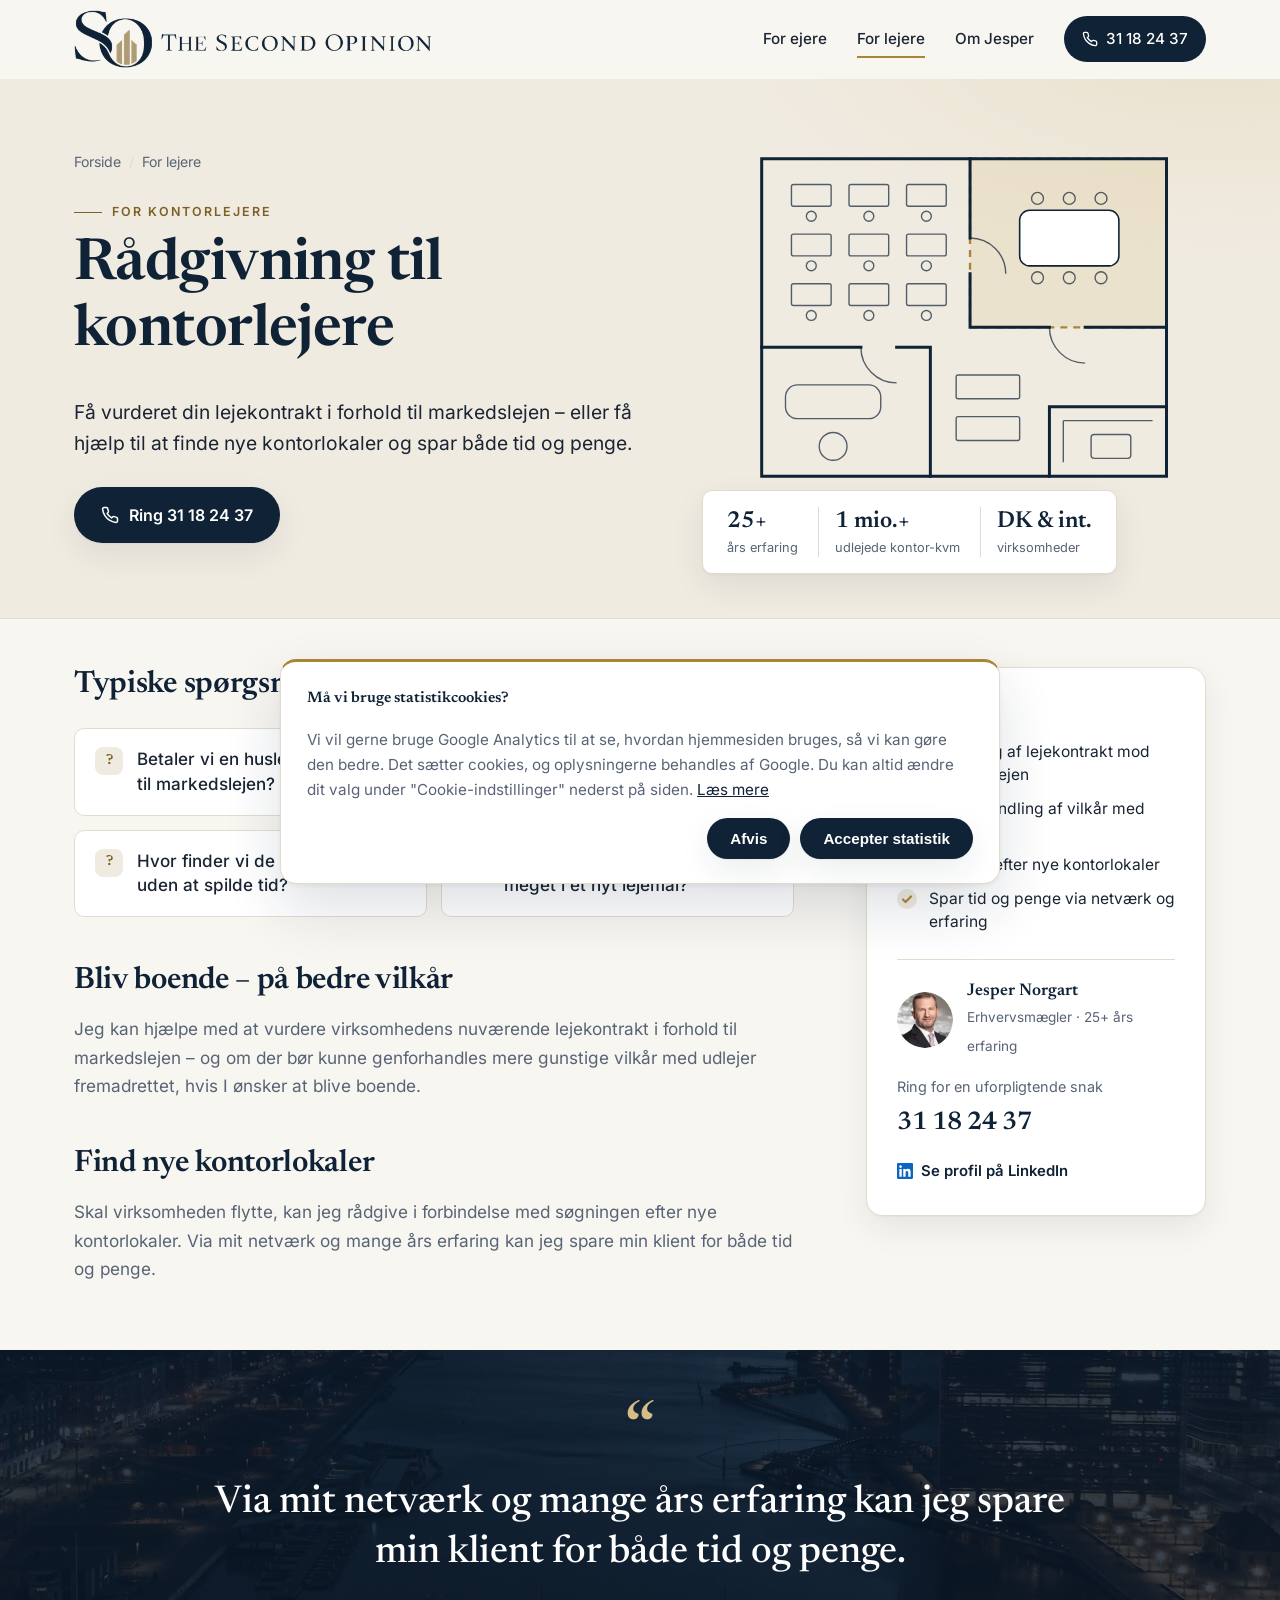
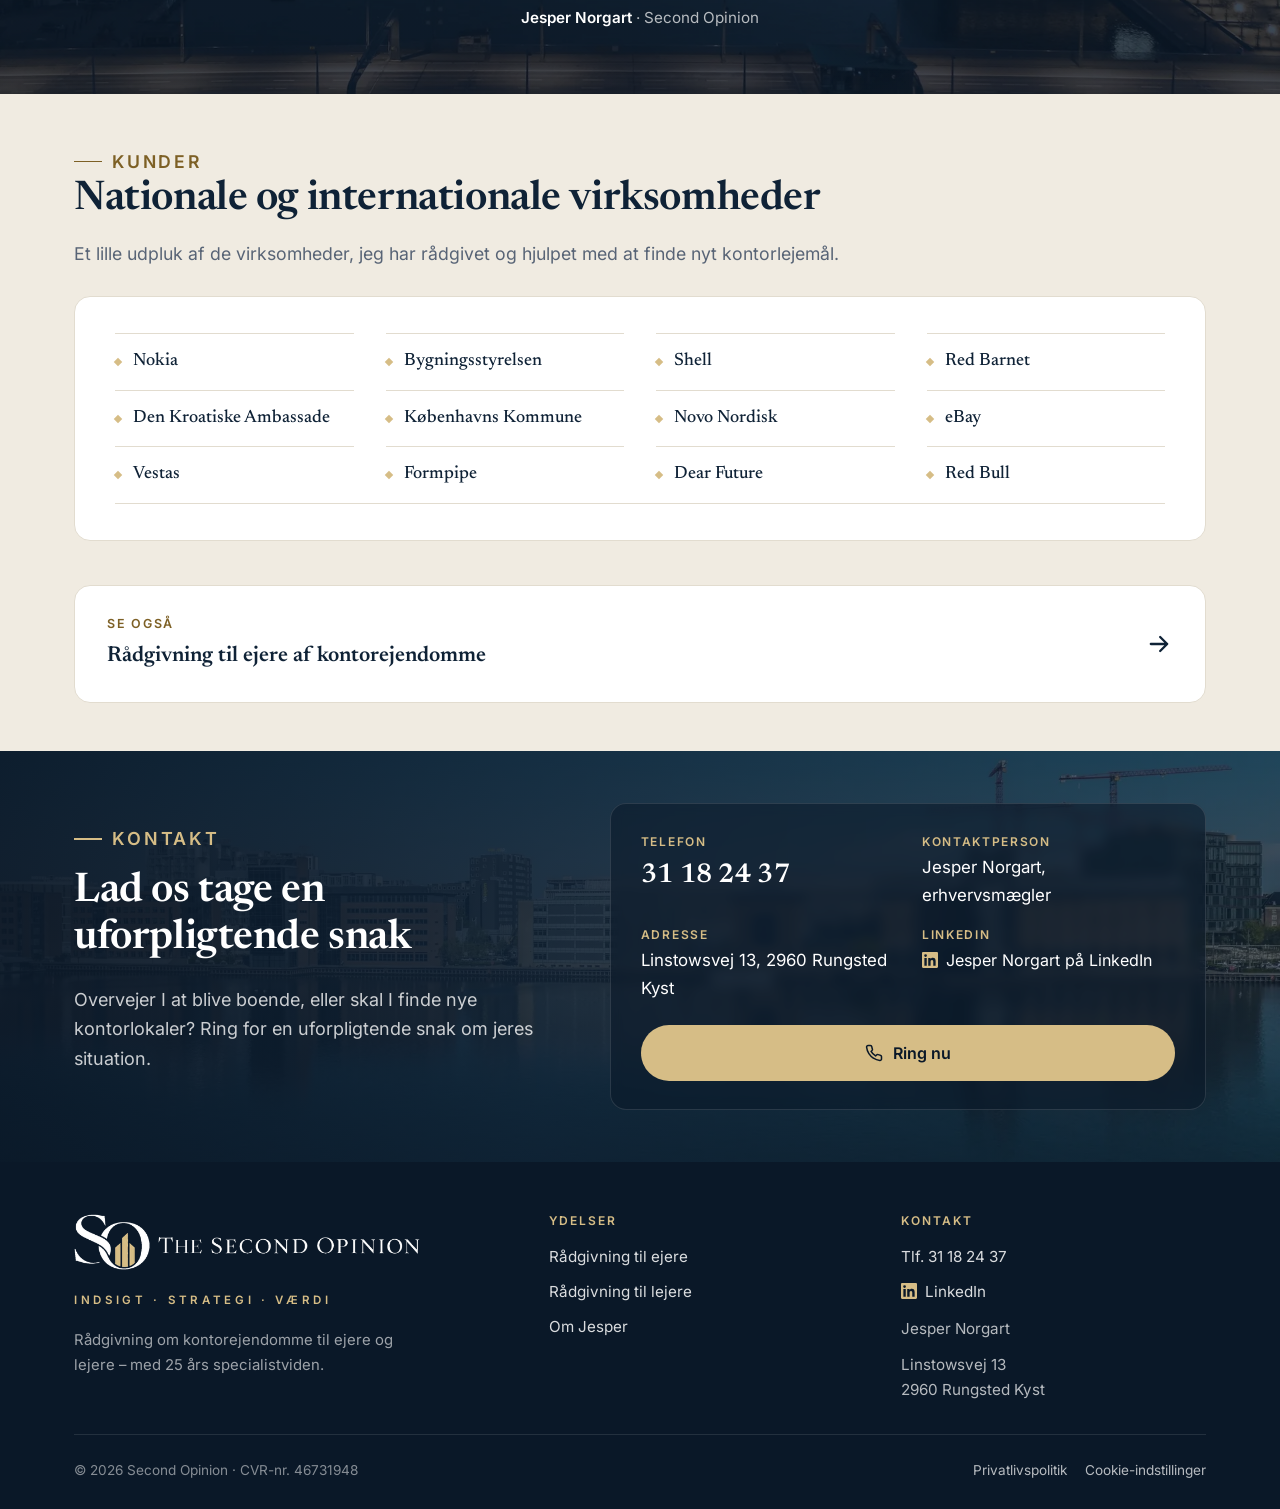
<file: lejere.html>
<!DOCTYPE html>
<html lang="da" data-ga-id="G-QYL03WX1NE">
<head>
  <meta charset="UTF-8" />
  <meta name="viewport" content="width=device-width, initial-scale=1.0" />
  <title>Rådgivning til kontorlejere — Second Opinion</title>
  <meta name="description" content="Få vurderet virksomhedens lejekontrakt i forhold til markedslejen, genforhandlet bedre vilkår eller hjælp til at finde nye kontorlokaler." />
  <link rel="canonical" href="https://second-opinion-ruby.vercel.app/lejere" />
  <meta name="theme-color" content="#0f2236" />
  <meta property="og:type" content="website" />
  <meta property="og:locale" content="da_DK" />
  <meta property="og:site_name" content="Second Opinion" />
  <meta property="og:title" content="Rådgivning til kontorlejere — Second Opinion" />
  <meta property="og:description" content="Få vurderet virksomhedens lejekontrakt i forhold til markedslejen, genforhandlet bedre vilkår eller hjælp til at finde nye kontorlokaler." />
  <meta property="og:url" content="https://second-opinion-ruby.vercel.app/lejere" />
  <meta property="og:image" content="https://second-opinion-ruby.vercel.app/assets/og-image.jpg" />
  <meta property="og:image:width" content="1200" />
  <meta property="og:image:height" content="630" />
  <meta name="twitter:card" content="summary_large_image" />
  <link rel="icon" type="image/png" sizes="32x32" href="/assets/favicon-32.png" />
  <link rel="icon" type="image/png" sizes="64x64" href="/assets/favicon-64.png" />
  <link rel="apple-touch-icon" href="/assets/apple-touch-icon.png" />
  <link rel="preload" href="/assets/fonts/inter-2.woff2" as="font" type="font/woff2" crossorigin />
  <link rel="preload" href="/assets/fonts/newsreader-6.woff2" as="font" type="font/woff2" crossorigin />
  <link rel="stylesheet" href="/style.css" />
  <script>document.documentElement.classList.add('js');</script>
</head>
<body>
  <a class="skip-link" href="#indhold">Spring til indhold</a>

  <header class="site-header" id="site-header">
    <div class="wrap header-inner">
      <a href="/" class="brand" aria-label="Second Opinion – forside"><img src="/assets/logo-horizontal.webp" width="521" height="100" alt="Second Opinion" /></a>
      <nav class="main-nav" id="main-nav" aria-label="Hovedmenu">
        <a href="/ejere">For ejere</a>
        <a href="/lejere" aria-current="page">For lejere</a>
        <a href="/om-jesper">Om Jesper</a>
        <a href="tel:+4531182437" class="nav-cta"><svg viewBox="0 0 24 24" fill="none" stroke="currentColor" stroke-width="2" stroke-linecap="round" stroke-linejoin="round" aria-hidden="true"><path d="M22 16.92v3a2 2 0 0 1-2.18 2 19.79 19.79 0 0 1-8.63-3.07 19.5 19.5 0 0 1-6-6 19.79 19.79 0 0 1-3.07-8.67A2 2 0 0 1 4.11 2h3a2 2 0 0 1 2 1.72c.13.96.36 1.9.7 2.81a2 2 0 0 1-.45 2.11L8.09 9.91a16 16 0 0 0 6 6l1.27-1.27a2 2 0 0 1 2.11-.45c.91.34 1.85.57 2.81.7A2 2 0 0 1 22 16.92z"/></svg>31 18 24 37</a>
      </nav>
      <button class="nav-toggle" id="nav-toggle" aria-label="Åbn menu" aria-expanded="false" aria-controls="main-nav">
        <span></span><span></span><span></span>
      </button>
    </div>
  </header>

  <main id="indhold">
    <section class="page-hero">
      <div class="wrap page-hero-grid">
        <div>
          <ol class="breadcrumb" aria-label="Brødkrummer"><li><a href="/">Forside</a></li><li>For lejere</li></ol>
          <p class="eyebrow">For kontorlejere</p>
          <h1>Rådgivning til kontorlejere</h1>
          <p class="lead">Få vurderet din lejekontrakt i forhold til markedslejen – eller få hjælp til at finde nye kontorlokaler og spar både tid og penge.</p>
          <div class="hero-actions">
            <a class="btn btn-primary" href="tel:+4531182437"><svg viewBox="0 0 24 24" fill="none" stroke="currentColor" stroke-width="2" stroke-linecap="round" stroke-linejoin="round" aria-hidden="true"><path d="M22 16.92v3a2 2 0 0 1-2.18 2 19.79 19.79 0 0 1-8.63-3.07 19.5 19.5 0 0 1-6-6 19.79 19.79 0 0 1-3.07-8.67A2 2 0 0 1 4.11 2h3a2 2 0 0 1 2 1.72c.13.96.36 1.9.7 2.81a2 2 0 0 1-.45 2.11L8.09 9.91a16 16 0 0 0 6 6l1.27-1.27a2 2 0 0 1 2.11-.45c.91.34 1.85.57 2.81.7A2 2 0 0 1 22 16.92z"/></svg>Ring 31 18 24 37</a>
          </div>
        </div>
        <div class="page-visual">
          <svg class="page-illustration" viewBox="0 0 488 400" role="img" aria-label="Illustration af en kontorplan"><rect x="250" y="40" width="198" height="170" fill="#d6bd86" fill-opacity=".22"/><rect x="250" y="40" width="198" height="170" fill="none" stroke="#a9853a" stroke-width="2.4" stroke-dasharray="7 6"/><path d="M40 40 H448 V360 H40 Z" stroke="#0f2236" stroke-width="3" stroke-linecap="square" fill="none"/><path d="M250 40 V120 M250 156 V210 H330 M366 210 H448" stroke="#0f2236" stroke-width="3" stroke-linecap="square" fill="none"/><path d="M40 230 H140 M176 230 H210 V360" stroke="#0f2236" stroke-width="3" stroke-linecap="square" fill="none"/><path d="M330 360 V290 H448" stroke="#0f2236" stroke-width="3" stroke-linecap="square" fill="none"/><path d="M250 120 A36 36 0 0 1 286 156" stroke="#0f2236" stroke-width="1.4" fill="none" opacity=".7"/><path d="M330 210 A36 36 0 0 0 366 246" stroke="#0f2236" stroke-width="1.4" fill="none" opacity=".7"/><path d="M140 230 A36 36 0 0 0 176 266" stroke="#0f2236" stroke-width="1.4" fill="none" opacity=".7"/><rect x="70" y="66" width="40" height="22" rx="2" stroke="#0f2236" stroke-width="1.4" fill="none" opacity=".7"/><circle cx="90" cy="98" r="5" stroke="#0f2236" stroke-width="1.4" fill="none" opacity=".7"/><rect x="128" y="66" width="40" height="22" rx="2" stroke="#0f2236" stroke-width="1.4" fill="none" opacity=".7"/><circle cx="148" cy="98" r="5" stroke="#0f2236" stroke-width="1.4" fill="none" opacity=".7"/><rect x="186" y="66" width="40" height="22" rx="2" stroke="#0f2236" stroke-width="1.4" fill="none" opacity=".7"/><circle cx="206" cy="98" r="5" stroke="#0f2236" stroke-width="1.4" fill="none" opacity=".7"/><rect x="70" y="116" width="40" height="22" rx="2" stroke="#0f2236" stroke-width="1.4" fill="none" opacity=".7"/><circle cx="90" cy="148" r="5" stroke="#0f2236" stroke-width="1.4" fill="none" opacity=".7"/><rect x="128" y="116" width="40" height="22" rx="2" stroke="#0f2236" stroke-width="1.4" fill="none" opacity=".7"/><circle cx="148" cy="148" r="5" stroke="#0f2236" stroke-width="1.4" fill="none" opacity=".7"/><rect x="186" y="116" width="40" height="22" rx="2" stroke="#0f2236" stroke-width="1.4" fill="none" opacity=".7"/><circle cx="206" cy="148" r="5" stroke="#0f2236" stroke-width="1.4" fill="none" opacity=".7"/><rect x="70" y="166" width="40" height="22" rx="2" stroke="#0f2236" stroke-width="1.4" fill="none" opacity=".7"/><circle cx="90" cy="198" r="5" stroke="#0f2236" stroke-width="1.4" fill="none" opacity=".7"/><rect x="128" y="166" width="40" height="22" rx="2" stroke="#0f2236" stroke-width="1.4" fill="none" opacity=".7"/><circle cx="148" cy="198" r="5" stroke="#0f2236" stroke-width="1.4" fill="none" opacity=".7"/><rect x="186" y="166" width="40" height="22" rx="2" stroke="#0f2236" stroke-width="1.4" fill="none" opacity=".7"/><circle cx="206" cy="198" r="5" stroke="#0f2236" stroke-width="1.4" fill="none" opacity=".7"/><rect x="300" y="92" width="100" height="56" rx="10" fill="#fff" stroke="#0f2236" stroke-width="1.6"/><circle cx="318" cy="80" r="6" stroke="#0f2236" stroke-width="1.4" fill="none" opacity=".7"/><circle cx="318" cy="160" r="6" stroke="#0f2236" stroke-width="1.4" fill="none" opacity=".7"/><circle cx="350" cy="80" r="6" stroke="#0f2236" stroke-width="1.4" fill="none" opacity=".7"/><circle cx="350" cy="160" r="6" stroke="#0f2236" stroke-width="1.4" fill="none" opacity=".7"/><circle cx="382" cy="80" r="6" stroke="#0f2236" stroke-width="1.4" fill="none" opacity=".7"/><circle cx="382" cy="160" r="6" stroke="#0f2236" stroke-width="1.4" fill="none" opacity=".7"/><rect x="64" y="268" width="96" height="34" rx="12" stroke="#0f2236" stroke-width="1.4" fill="none" opacity=".7"/><circle cx="112" cy="330" r="14" stroke="#0f2236" stroke-width="1.4" fill="none" opacity=".7"/><path d="M344 304 H434 M344 304 V346" stroke="#0f2236" stroke-width="1.4" opacity=".7"/><rect x="372" y="318" width="40" height="24" rx="3" stroke="#0f2236" stroke-width="1.4" fill="none" opacity=".7"/><rect x="236" y="258" width="64" height="24" rx="2" stroke="#0f2236" stroke-width="1.4" fill="none" opacity=".7"/><rect x="236" y="300" width="64" height="24" rx="2" stroke="#0f2236" stroke-width="1.4" fill="none" opacity=".7"/></svg>
          <div class="fact-card"><div><strong>25+</strong><span>års erfaring</span></div><div><strong>1 mio.+</strong><span>udlejede kontor-kvm</span></div><div><strong>DK & int.</strong><span>virksomheder</span></div></div>
        </div>
      </div>
    </section>

    <section class="section">
      <div class="wrap content-grid">
        <div class="prose">
          <h2>Typiske spørgsmål, jeg hjælper med</h2>
          <ul class="feature-grid">
            <li><span>?</span>Betaler vi en husleje, der svarer til markedslejen?</li>
            <li><span>?</span>Kan vi få bedre vilkår, hvis vi bliver boende?</li>
            <li><span>?</span>Hvor finder vi de rette lokaler – uden at spilde tid?</li>
            <li><span>?</span>Hvordan undgår vi at betale for meget i et nyt lejemål?</li>
          </ul>

          <h2>Bliv boende – på bedre vilkår</h2>
          <p>Jeg kan hjælpe med at vurdere virksomhedens nuværende lejekontrakt i forhold til markedslejen – og om der bør kunne genforhandles mere gunstige vilkår med udlejer fremadrettet, hvis I ønsker at blive boende.</p>

          <h2>Find nye kontorlokaler</h2>
          <p>Skal virksomheden flytte, kan jeg rådgive i forbindelse med søgningen efter nye kontorlokaler. Via mit netværk og mange års erfaring kan jeg spare min klient for både tid og penge.</p>
        </div>

        <aside class="aside-card reveal" aria-labelledby="kort-titel">
          <h2 id="kort-titel">Kort fortalt</h2>
          <ul class="tick-list">
            <li>Vurdering af lejekontrakt mod markedslejen</li>
            <li>Genforhandling af vilkår med udlejer</li>
            <li>Søgning efter nye kontorlokaler</li>
            <li>Spar tid og penge via netværk og erfaring</li>
          </ul>
          <div class="aside-contact">
            <div class="aside-person">
              <img src="/assets/jesper-norgart-avatar.webp" width="56" height="56" alt="" loading="lazy" />
              <div><strong>Jesper Norgart</strong><span>Erhvervsmægler · 25+ års erfaring</span></div>
            </div>
            <p>Ring for en uforpligtende snak</p>
            <a class="phone" href="tel:+4531182437">31 18 24 37</a>
            <a class="li-link li-link-dark" href="https://www.linkedin.com/in/norgart" target="_blank" rel="noopener"><svg viewBox="0 0 24 24" fill="currentColor" aria-hidden="true"><path d="M20.45 20.45h-3.56v-5.57c0-1.33-.03-3.04-1.85-3.04-1.85 0-2.14 1.45-2.14 2.94v5.67H9.35V9h3.41v1.56h.05c.48-.9 1.64-1.85 3.37-1.85 3.6 0 4.27 2.37 4.27 5.46v6.28zM5.34 7.43a2.06 2.06 0 1 1 0-4.13 2.06 2.06 0 0 1 0 4.13zM7.12 20.45H3.56V9h3.56v11.45zM22.22 0H1.77C.79 0 0 .77 0 1.73v20.54C0 23.23.79 24 1.77 24h20.45c.98 0 1.78-.77 1.78-1.73V1.73C24 .77 23.2 0 22.22 0z"/></svg>Se profil på LinkedIn</a>
          </div>
        </aside>
      </div>
    </section>

    <section class="quote-band">
      <div class="wrap">
        <figure class="reveal">
          <blockquote>Via mit netværk og mange års erfaring kan jeg spare min klient for både tid og penge.</blockquote>
          <figcaption><strong>Jesper Norgart</strong> · Second Opinion</figcaption>
        </figure>
      </div>
    </section>

    <section class="section section-alt" id="kunder" aria-labelledby="kunder-titel">
      <div class="wrap">
        <div class="section-head reveal">
          <p class="eyebrow">Kunder</p>
          <h2 id="kunder-titel">Nationale og internationale virksomheder</h2>
          <p>Et lille udpluk af de virksomheder, jeg har rådgivet og hjulpet med at finde nyt kontorlejemål.</p>
        </div>
        <div class="client-group client-group-wide reveal">
        <ul class="name-grid">
          <li>Nokia</li>
          <li>Bygningsstyrelsen</li>
          <li>Shell</li>
          <li>Red Barnet</li>
          <li>Den Kroatiske Ambassade</li>
          <li>Københavns Kommune</li>
          <li>Novo Nordisk</li>
          <li>eBay</li>
          <li>Vestas</li>
          <li>Formpipe</li>
          <li>Dear Future</li>
          <li>Red Bull</li>
        </ul>
        </div>
        <a class="other-service reveal" href="/ejere">
          <div><small>Se også</small><strong>Rådgivning til ejere af kontorejendomme</strong></div>
          <svg viewBox="0 0 24 24" fill="none" stroke="currentColor" stroke-width="2" stroke-linecap="round" stroke-linejoin="round" aria-hidden="true"><path d="M5 12h14M13 6l6 6-6 6"/></svg>
        </a>
      </div>
    </section>

    <section class="cta" id="kontakt" aria-labelledby="kontakt-titel">
      <div class="wrap cta-inner">
        <div class="reveal">
          <p class="eyebrow">Kontakt</p>
          <h2 id="kontakt-titel">Lad os tage en uforpligtende snak</h2>
          <p>Overvejer I at blive boende, eller skal I finde nye kontorlokaler? Ring for en uforpligtende snak om jeres situation.</p>
        </div>
        <div class="cta-card reveal reveal-d1">
          <dl>
            <div>
              <dt>Telefon</dt>
              <dd><a class="cta-phone" href="tel:+4531182437">31 18 24 37</a></dd>
            </div>
            <div>
              <dt>Kontaktperson</dt>
              <dd>Jesper Norgart, erhvervsmægler</dd>
            </div>
            <div>
              <dt>Adresse</dt>
              <dd>Linstowsvej 13, 2960 Rungsted Kyst</dd>
            </div>
            <div>
              <dt>LinkedIn</dt>
              <dd><a class="li-link" href="https://www.linkedin.com/in/norgart" target="_blank" rel="noopener"><svg viewBox="0 0 24 24" fill="currentColor" aria-hidden="true"><path d="M20.45 20.45h-3.56v-5.57c0-1.33-.03-3.04-1.85-3.04-1.85 0-2.14 1.45-2.14 2.94v5.67H9.35V9h3.41v1.56h.05c.48-.9 1.64-1.85 3.37-1.85 3.6 0 4.27 2.37 4.27 5.46v6.28zM5.34 7.43a2.06 2.06 0 1 1 0-4.13 2.06 2.06 0 0 1 0 4.13zM7.12 20.45H3.56V9h3.56v11.45zM22.22 0H1.77C.79 0 0 .77 0 1.73v20.54C0 23.23.79 24 1.77 24h20.45c.98 0 1.78-.77 1.78-1.73V1.73C24 .77 23.2 0 22.22 0z"/></svg>Jesper Norgart på LinkedIn</a></dd>
            </div>
          </dl>
          <a class="btn btn-gold" href="tel:+4531182437"><svg viewBox="0 0 24 24" fill="none" stroke="currentColor" stroke-width="2" stroke-linecap="round" stroke-linejoin="round" aria-hidden="true"><path d="M22 16.92v3a2 2 0 0 1-2.18 2 19.79 19.79 0 0 1-8.63-3.07 19.5 19.5 0 0 1-6-6 19.79 19.79 0 0 1-3.07-8.67A2 2 0 0 1 4.11 2h3a2 2 0 0 1 2 1.72c.13.96.36 1.9.7 2.81a2 2 0 0 1-.45 2.11L8.09 9.91a16 16 0 0 0 6 6l1.27-1.27a2 2 0 0 1 2.11-.45c.91.34 1.85.57 2.81.7A2 2 0 0 1 22 16.92z"/></svg>Ring nu</a>
        </div>
      </div>
    </section>
  </main>

  <footer class="site-footer">
    <div class="wrap">
      <div class="footer-grid">
        <div>
          <a href="/" class="brand brand-footer" aria-label="Second Opinion – forside"><img src="/assets/logo-horizontal-light.webp" width="521" height="100" alt="Second Opinion" loading="lazy" /></a>
          <p class="footer-tagline">Indsigt · Strategi · Værdi</p>
          <p class="footer-about">Rådgivning om kontorejendomme til ejere og lejere – med 25 års specialistviden.</p>
        </div>
        <div>
          <h2>Ydelser</h2>
          <ul class="footer-links">
            <li><a href="/ejere">Rådgivning til ejere</a></li>
            <li><a href="/lejere">Rådgivning til lejere</a></li>
            <li><a href="/om-jesper">Om Jesper</a></li>
          </ul>
        </div>
        <div>
          <h2>Kontakt</h2>
          <ul class="footer-links">
            <li><a href="tel:+4531182437">Tlf. 31 18 24 37</a></li>
            <li><a class="li-link" href="https://www.linkedin.com/in/norgart" target="_blank" rel="noopener"><svg viewBox="0 0 24 24" fill="currentColor" aria-hidden="true"><path d="M20.45 20.45h-3.56v-5.57c0-1.33-.03-3.04-1.85-3.04-1.85 0-2.14 1.45-2.14 2.94v5.67H9.35V9h3.41v1.56h.05c.48-.9 1.64-1.85 3.37-1.85 3.6 0 4.27 2.37 4.27 5.46v6.28zM5.34 7.43a2.06 2.06 0 1 1 0-4.13 2.06 2.06 0 0 1 0 4.13zM7.12 20.45H3.56V9h3.56v11.45zM22.22 0H1.77C.79 0 0 .77 0 1.73v20.54C0 23.23.79 24 1.77 24h20.45c.98 0 1.78-.77 1.78-1.73V1.73C24 .77 23.2 0 22.22 0z"/></svg>LinkedIn</a></li>
            <li>Jesper Norgart</li>
            <li>Linstowsvej 13<br />2960 Rungsted Kyst</li>
          </ul>
        </div>
      </div>
      <div class="footer-bottom">
        <span>© <span id="year">2026</span> Second Opinion · CVR-nr. 46731948</span>
        <span class="footer-legal"><a href="/privatlivspolitik">Privatlivspolitik</a><button type="button" class="link-button" data-cookie-settings hidden>Cookie-indstillinger</button></span>
      </div>
    </div>
  </footer>

  <script src="/src/main.js" defer></script>
</body>
</html>
</file>
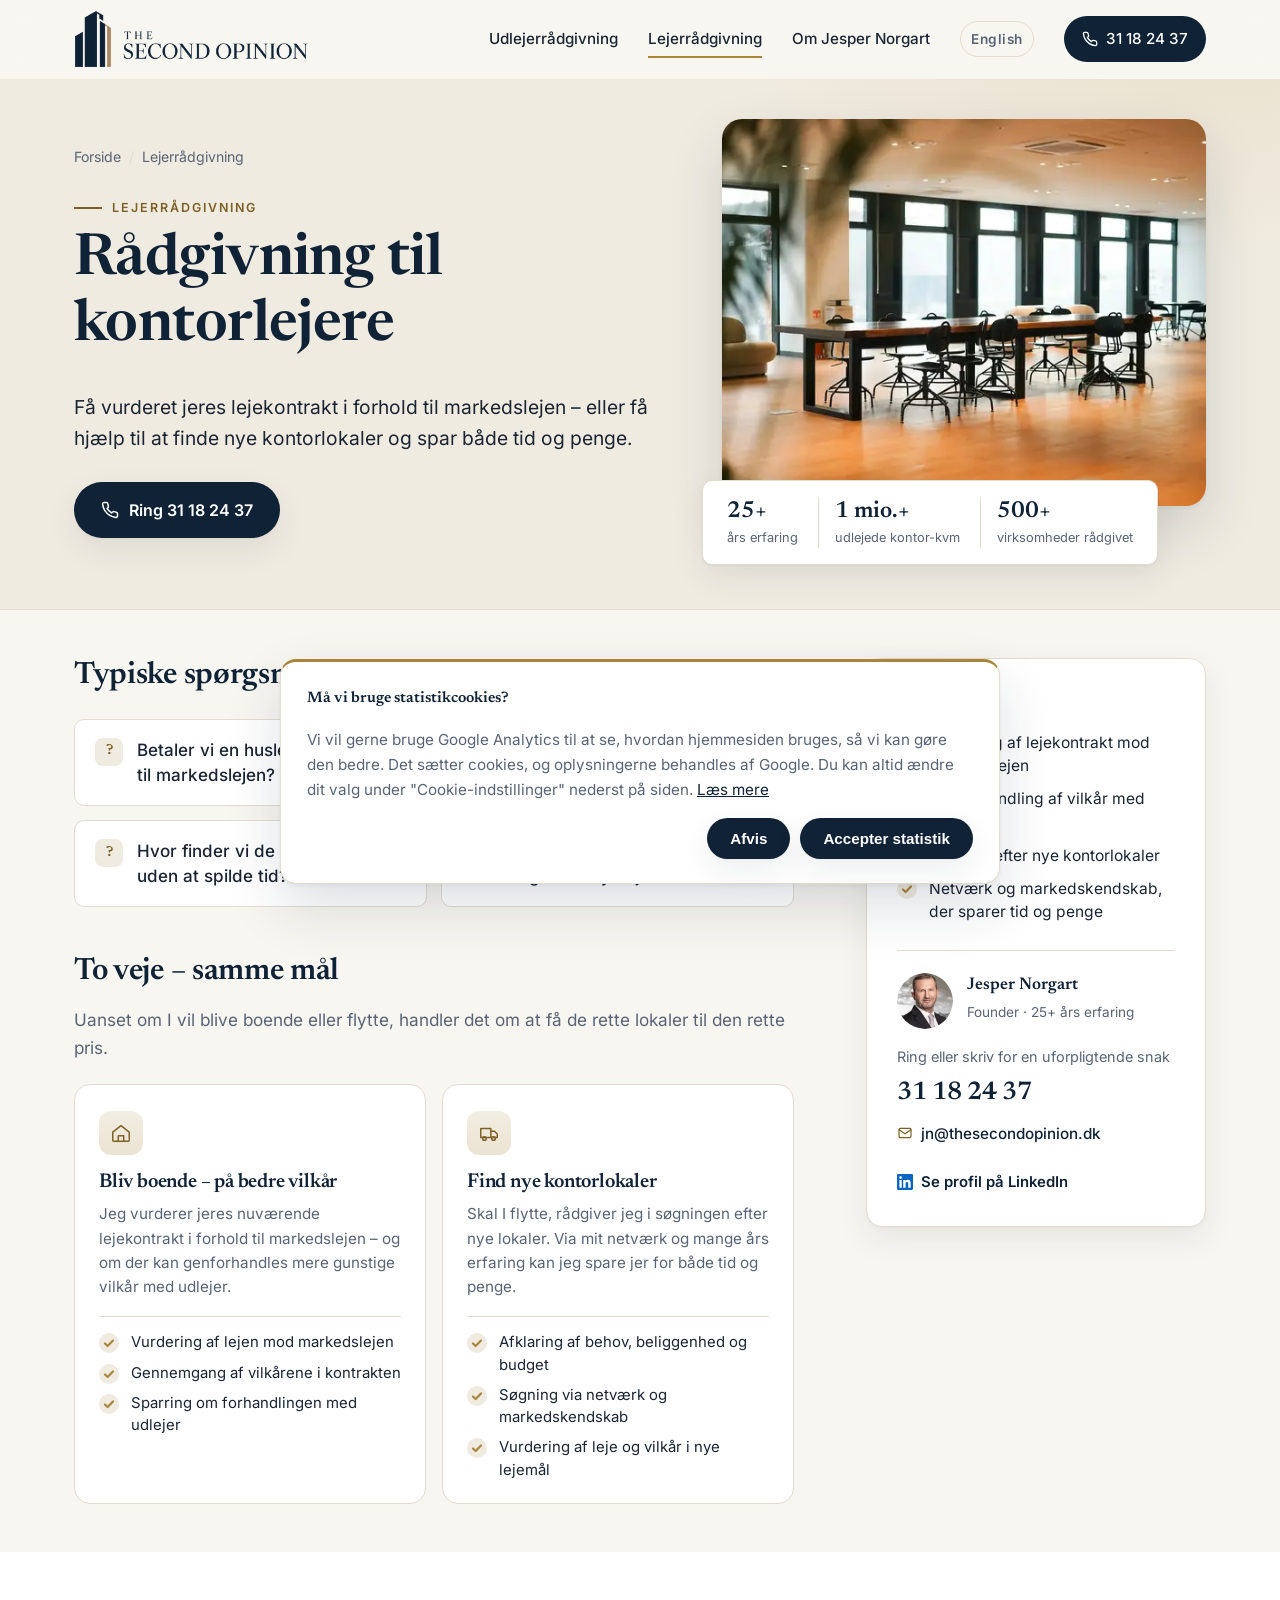
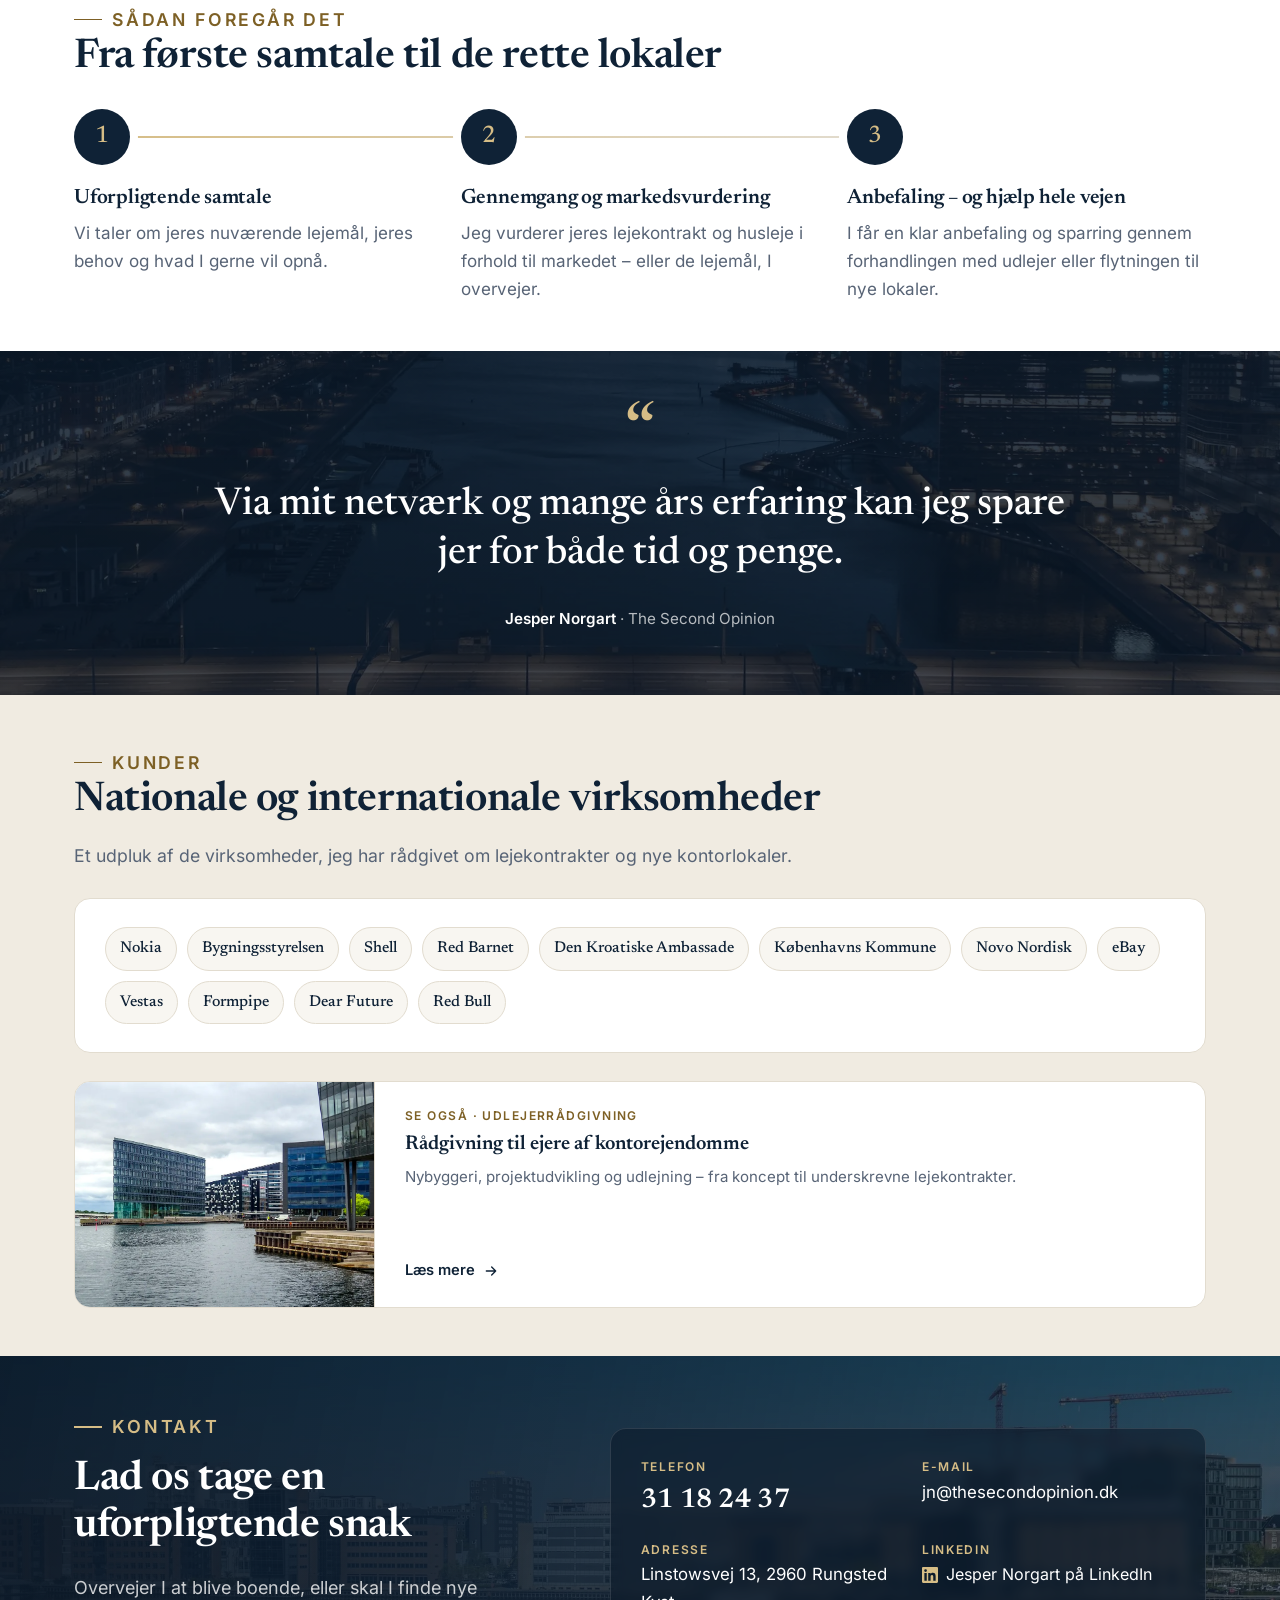
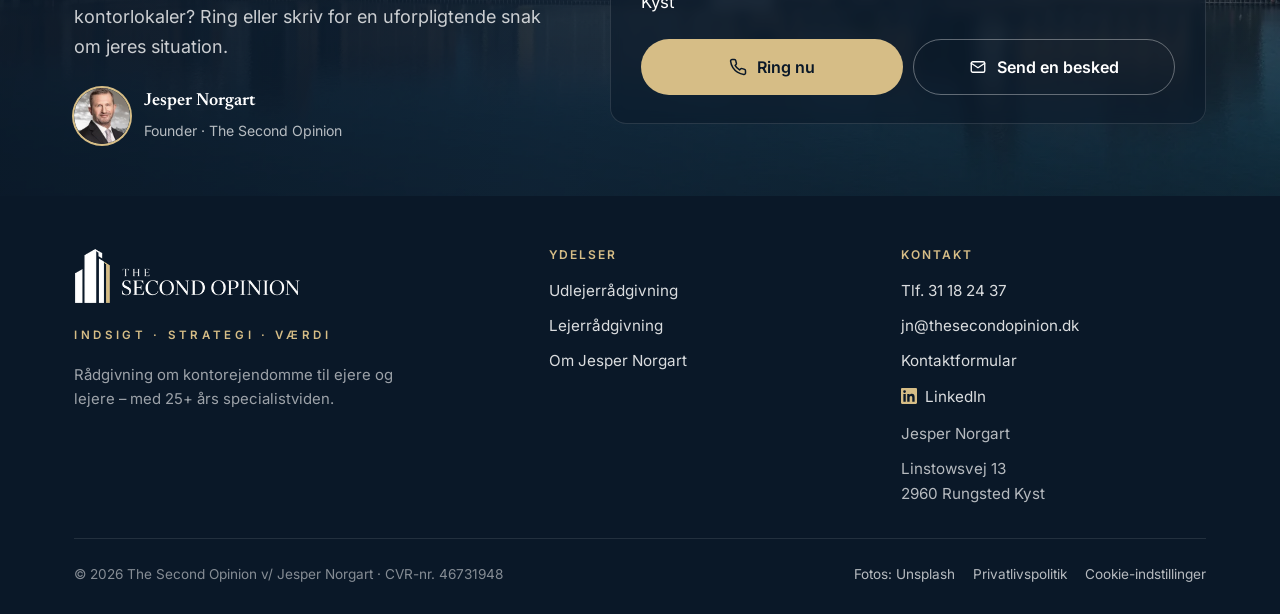
<file: lejerraadgivning.html>
<!DOCTYPE html>
<html lang="da" data-ga-id="G-QYL03WX1NE">
<head>
  <meta charset="UTF-8" />
  <meta name="viewport" content="width=device-width, initial-scale=1.0" />
  <title>Lejerrådgivning – rådgivning til kontorlejere | The Second Opinion</title>
  <meta name="description" content="Uafhængig rådgivning til kontorlejere: få en second opinion på jeres lejekontrakt, genforhandlet bedre vilkår eller hjælp til at finde nye kontorlokaler." />
  <link rel="canonical" href="https://thesecondopinion.dk/lejerraadgivning" />
  <meta name="theme-color" content="#0f2236" />
  <meta property="og:type" content="website" />
  <meta property="og:locale" content="da_DK" />
  <meta property="og:site_name" content="The Second Opinion" />
  <meta property="og:title" content="Lejerrådgivning – rådgivning til kontorlejere | The Second Opinion" />
  <meta property="og:description" content="Uafhængig rådgivning til kontorlejere: få en second opinion på jeres lejekontrakt, genforhandlet bedre vilkår eller hjælp til at finde nye kontorlokaler." />
  <meta property="og:url" content="https://thesecondopinion.dk/lejerraadgivning" />
  <meta property="og:image" content="https://thesecondopinion.dk/assets/og-image-v10.jpg" />
  <meta property="og:image:width" content="1200" />
  <meta property="og:image:height" content="630" />
  <meta name="twitter:card" content="summary_large_image" />
  <link rel="icon" type="image/png" sizes="32x32" href="/assets/favicon-32.png" />
  <link rel="icon" type="image/png" sizes="64x64" href="/assets/favicon-64.png" />
  <link rel="apple-touch-icon" href="/assets/apple-touch-icon.png" />
  <link rel="preload" href="/assets/fonts/inter-2.woff2" as="font" type="font/woff2" crossorigin />
  <link rel="preload" href="/assets/fonts/newsreader-6.woff2" as="font" type="font/woff2" crossorigin />
  <link rel="stylesheet" href="/style.min.css?v=2b2323ba" />
  <script>document.documentElement.classList.add('js');</script>
  <script type="application/ld+json">{"@context": "https://schema.org", "@graph": [{"@type": "Service", "@id": "https://thesecondopinion.dk/lejerraadgivning#service", "name": "Lejerrådgivning", "serviceType": "Lejerrådgivning", "url": "https://thesecondopinion.dk/lejerraadgivning", "description": "Rådgivning til virksomheder, der lejer kontor: vurdering af lejen i forhold til markedslejen, gennemgang og genforhandling af lejekontraktens vilkår samt søgning efter nye kontorlokaler.", "provider": {"@id": "https://thesecondopinion.dk/#organization"}, "areaServed": {"@type": "Country", "name": "Danmark"}, "audience": {"@type": "BusinessAudience", "audienceType": "Virksomheder, der lejer kontorlokaler"}}, {"@type": "BreadcrumbList", "itemListElement": [{"@type": "ListItem", "position": 1, "name": "Forside", "item": "https://thesecondopinion.dk/"}, {"@type": "ListItem", "position": 2, "name": "Lejerrådgivning", "item": "https://thesecondopinion.dk/lejerraadgivning"}]}]}</script>
</head>
<body>
  <a class="skip-link" href="#indhold">Spring til indhold</a>

  <header class="site-header" id="site-header">
    <div class="wrap header-inner">
      <a href="/" class="brand" aria-label="The Second Opinion – forside"><img src="/assets/logo-v5.webp" width="406" height="100" alt="The Second Opinion" /></a>
      <nav class="main-nav" id="main-nav" aria-label="Hovedmenu">
        <a href="/udlejerraadgivning">Udlejerrådgivning</a>
        <a href="/lejerraadgivning" aria-current="page">Lejerrådgivning</a>
        <a href="/om-jesper-norgart">Om Jesper Norgart</a>
        <a href="/en" class="lang-switch" hreflang="en" lang="en">English</a>
        <a href="tel:+4531182437" class="nav-cta"><svg viewBox="0 0 24 24" fill="none" stroke="currentColor" stroke-width="2" stroke-linecap="round" stroke-linejoin="round" aria-hidden="true"><path d="M22 16.92v3a2 2 0 0 1-2.18 2 19.79 19.79 0 0 1-8.63-3.07 19.5 19.5 0 0 1-6-6 19.79 19.79 0 0 1-3.07-8.67A2 2 0 0 1 4.11 2h3a2 2 0 0 1 2 1.72c.13.96.36 1.9.7 2.81a2 2 0 0 1-.45 2.11L8.09 9.91a16 16 0 0 0 6 6l1.27-1.27a2 2 0 0 1 2.11-.45c.91.34 1.85.57 2.81.7A2 2 0 0 1 22 16.92z"/></svg>31 18 24 37</a>
      </nav>
      <button class="nav-toggle" id="nav-toggle" aria-label="Åbn menu" aria-expanded="false" aria-controls="main-nav">
        <span></span><span></span><span></span>
      </button>
    </div>
  </header>

  <main id="indhold">
    <section class="page-hero">
      <div class="wrap page-hero-grid">
        <div>
          <ol class="breadcrumb" aria-label="Brødkrummer"><li><a href="/">Forside</a></li><li>Lejerrådgivning</li></ol>
          <p class="eyebrow">Lejerrådgivning</p>
          <h1>Rådgivning til kontorlejere</h1>
          <p class="lead">Få vurderet jeres lejekontrakt i forhold til markedslejen – eller få hjælp til at finde nye kontorlokaler og spar både tid og penge.</p>
          <div class="hero-actions">
            <a class="btn btn-primary" href="tel:+4531182437"><svg viewBox="0 0 24 24" fill="none" stroke="currentColor" stroke-width="2" stroke-linecap="round" stroke-linejoin="round" aria-hidden="true"><path d="M22 16.92v3a2 2 0 0 1-2.18 2 19.79 19.79 0 0 1-8.63-3.07 19.5 19.5 0 0 1-6-6 19.79 19.79 0 0 1-3.07-8.67A2 2 0 0 1 4.11 2h3a2 2 0 0 1 2 1.72c.13.96.36 1.9.7 2.81a2 2 0 0 1-.45 2.11L8.09 9.91a16 16 0 0 0 6 6l1.27-1.27a2 2 0 0 1 2.11-.45c.91.34 1.85.57 2.81.7A2 2 0 0 1 22 16.92z"/></svg>Ring 31 18 24 37</a>
          </div>
        </div>
        <div class="page-visual">
          <img class="page-illustration page-photo" src="/assets/foto/kontor-1600.webp" srcset="/assets/foto/kontor-640.webp 640w, /assets/foto/kontor-900.webp 900w, /assets/foto/kontor-1600.webp 1600w" sizes="(max-width: 900px) 92vw, 500px" width="1600" height="1067" alt="Lyst og moderne kontorlejemål" fetchpriority="high" />
          <div class="fact-card"><div><strong>25+</strong><span>års erfaring</span></div><div><strong>1 mio.+</strong><span>udlejede kontor-kvm</span></div><div><strong>500+</strong><span>virksomheder rådgivet</span></div></div>
        </div>
      </div>
    </section>

    <section class="section">
      <div class="wrap content-grid">
        <div class="prose">
          <h2>Typiske spørgsmål, jeg hjælper med at besvare</h2>
          <ul class="feature-grid">
            <li><span>?</span>Betaler vi en husleje, der svarer til markedslejen?</li>
            <li><span>?</span>Kan vi få bedre vilkår, hvis vi bliver boende?</li>
            <li><span>?</span>Hvor finder vi de rette lokaler – uden at spilde tid?</li>
            <li><span>?</span>Hvordan undgår vi at betale for meget i et nyt lejemål?</li>
          </ul>

          <h2>To veje – samme mål</h2>
          <p>Uanset om I vil blive boende eller flytte, handler det om at få de rette lokaler til den rette pris.</p>
          <div class="choice-cards">
            <div class="choice-card reveal">
              <span class="step-icon"><svg viewBox="0 0 24 24" fill="none" stroke="currentColor" stroke-width="1.6" stroke-linecap="round" stroke-linejoin="round" aria-hidden="true"><path d="M3 11l9-7 9 7v9a1 1 0 0 1-1 1H4a1 1 0 0 1-1-1z"/><path d="M9 21v-6h6v6"/></svg></span>
              <h3>Bliv boende – på bedre vilkår</h3>
              <p>Jeg vurderer jeres nuværende lejekontrakt i forhold til markedslejen – og om der kan genforhandles mere gunstige vilkår med udlejer.</p>
              <ul class="tick-list">
                <li>Vurdering af lejen mod markedslejen</li>
                <li>Gennemgang af vilkårene i kontrakten</li>
                <li>Sparring om forhandlingen med udlejer</li>
              </ul>
            </div>
            <div class="choice-card reveal reveal-d1">
              <span class="step-icon"><svg viewBox="0 0 24 24" fill="none" stroke="currentColor" stroke-width="1.6" stroke-linecap="round" stroke-linejoin="round" aria-hidden="true"><path d="M3 7h11v10H3zM14 10h4l3 3v4h-7"/><circle cx="7" cy="18" r="2"/><circle cx="17" cy="18" r="2"/></svg></span>
              <h3>Find nye kontorlokaler</h3>
              <p>Skal I flytte, rådgiver jeg i søgningen efter nye lokaler. Via mit netværk og mange års erfaring kan jeg spare jer for både tid og penge.</p>
              <ul class="tick-list">
                <li>Afklaring af behov, beliggenhed og budget</li>
                <li>Søgning via netværk og markedskendskab</li>
                <li>Vurdering af leje og vilkår i nye lejemål</li>
              </ul>
            </div>
          </div>
        </div>

        <aside class="aside-card reveal" aria-labelledby="kort-titel">
          <h2 id="kort-titel">Kort fortalt</h2>
          <ul class="tick-list">
            <li>Vurdering af lejekontrakt mod markedslejen</li>
            <li>Genforhandling af vilkår med udlejer</li>
            <li>Søgning efter nye kontorlokaler</li>
            <li>Netværk og markedskendskab, der sparer tid og penge</li>
          </ul>
          <div class="aside-contact">
            <div class="aside-person">
              <img src="/assets/jesper-norgart-avatar.webp" width="56" height="56" alt="" loading="lazy" />
              <div><strong>Jesper Norgart</strong><span>Founder · 25+ års erfaring</span></div>
            </div>
            <p>Ring eller skriv for en uforpligtende snak</p>
            <a class="phone" href="tel:+4531182437">31 18 24 37</a>
            <a class="aside-mail" href="mailto:jn@thesecondopinion.dk"><svg viewBox="0 0 24 24" fill="none" stroke="currentColor" stroke-width="1.8" stroke-linecap="round" stroke-linejoin="round" aria-hidden="true"><rect x="3" y="5" width="18" height="14" rx="2"/><path d="m3 7 9 6 9-6"/></svg>jn@thesecondopinion.dk</a>
            <a class="li-link li-link-dark" href="https://www.linkedin.com/in/norgart" target="_blank" rel="noopener"><svg viewBox="0 0 24 24" fill="currentColor" aria-hidden="true"><path d="M20.45 20.45h-3.56v-5.57c0-1.33-.03-3.04-1.85-3.04-1.85 0-2.14 1.45-2.14 2.94v5.67H9.35V9h3.41v1.56h.05c.48-.9 1.64-1.85 3.37-1.85 3.6 0 4.27 2.37 4.27 5.46v6.28zM5.34 7.43a2.06 2.06 0 1 1 0-4.13 2.06 2.06 0 0 1 0 4.13zM7.12 20.45H3.56V9h3.56v11.45zM22.22 0H1.77C.79 0 0 .77 0 1.73v20.54C0 23.23.79 24 1.77 24h20.45c.98 0 1.78-.77 1.78-1.73V1.73C24 .77 23.2 0 22.22 0z"/></svg>Se profil på LinkedIn</a>
          </div>
        </aside>
      </div>
    </section>

    <section class="section section-white process" aria-labelledby="proces-titel">
      <div class="wrap">
        <div class="section-head reveal">
          <p class="eyebrow">Sådan foregår det</p>
          <h2 id="proces-titel">Fra første samtale til de rette lokaler</h2>
        </div>
        <ol class="process-steps">
          <li class="reveal">
            <span class="process-no">1</span>
            <h3>Uforpligtende samtale</h3>
            <p>Vi taler om jeres nuværende lejemål, jeres behov og hvad I gerne vil opnå.</p>
          </li>
          <li class="reveal reveal-d1">
            <span class="process-no">2</span>
            <h3>Gennemgang og markedsvurdering</h3>
            <p>Jeg vurderer jeres lejekontrakt og husleje i forhold til markedet – eller de lejemål, I overvejer.</p>
          </li>
          <li class="reveal reveal-d2">
            <span class="process-no">3</span>
            <h3>Anbefaling – og hjælp hele vejen</h3>
            <p>I får en klar anbefaling og sparring gennem forhandlingen med udlejer eller flytningen til nye lokaler.</p>
          </li>
        </ol>
      </div>
    </section>

    <section class="quote-band">
      <div class="wrap">
        <figure class="reveal">
          <blockquote>Via mit netværk og mange års erfaring kan jeg spare jer for både tid og penge.</blockquote>
          <figcaption><strong>Jesper Norgart</strong> · The Second Opinion</figcaption>
        </figure>
      </div>
    </section>

    <section class="section section-alt" id="kunder" aria-labelledby="kunder-titel">
      <div class="wrap">
        <div class="section-head reveal">
          <p class="eyebrow">Kunder</p>
          <h2 id="kunder-titel">Nationale og internationale virksomheder</h2>
          <p>Et udpluk af de virksomheder, jeg har rådgivet om lejekontrakter og nye kontorlokaler.</p>
        </div>
        <div class="clients-compact clients-single reveal"><div class="clients-row"><ul class="ref-pills"><li><strong>Nokia</strong></li><li><strong>Bygningsstyrelsen</strong></li><li><strong>Shell</strong></li><li><strong>Red Barnet</strong></li><li><strong>Den Kroatiske Ambassade</strong></li><li><strong>Københavns Kommune</strong></li><li><strong>Novo Nordisk</strong></li><li><strong>eBay</strong></li><li><strong>Vestas</strong></li><li><strong>Formpipe</strong></li><li><strong>Dear Future</strong></li><li><strong>Red Bull</strong></li></ul></div></div>
        <a class="side-card side-card-wide reveal" href="/udlejerraadgivning">
          <div class="side-card-visual"><img src="/assets/foto/havn-900.webp" width="900" height="675" alt="" loading="lazy" /></div>
          <div class="side-card-text">
            <small>Se også · Udlejerrådgivning</small>
            <strong>Rådgivning til ejere af kontorejendomme</strong>
            <span>Nybyggeri, projektudvikling og udlejning – fra koncept til underskrevne lejekontrakter.</span>
            <em>Læs mere <svg viewBox="0 0 24 24" fill="none" stroke="currentColor" stroke-width="2" stroke-linecap="round" stroke-linejoin="round" aria-hidden="true"><path d="M5 12h14M13 6l6 6-6 6"/></svg></em>
          </div>
        </a>
      </div>
    </section>

    <section class="cta" id="kontakt" aria-labelledby="kontakt-titel">
      <div class="wrap cta-inner">
        <div class="reveal">
          <p class="eyebrow">Kontakt</p>
          <h2 id="kontakt-titel">Lad os tage en uforpligtende snak</h2>
          <p>Overvejer I at blive boende, eller skal I finde nye kontorlokaler? Ring eller skriv for en uforpligtende snak om jeres situation.</p>
          <div class="cta-person">
            <img src="/assets/jesper-norgart-avatar.webp" width="56" height="56" alt="" loading="lazy" />
            <div><strong>Jesper Norgart</strong><span>Founder · The Second Opinion</span></div>
          </div>
        </div>
        <div class="cta-card reveal reveal-d1">
          <dl>
            <div>
              <dt>Telefon</dt>
              <dd><a class="cta-phone" href="tel:+4531182437">31 18 24 37</a></dd>
            </div>
            <div>
              <dt>E-mail</dt>
              <dd><a class="cta-mail" href="mailto:jn@thesecondopinion.dk">jn@thesecondopinion.dk</a></dd>
            </div>
            <div>
              <dt>Adresse</dt>
              <dd>Linstowsvej 13, 2960 Rungsted Kyst</dd>
            </div>
            <div>
              <dt>LinkedIn</dt>
              <dd><a class="li-link" href="https://www.linkedin.com/in/norgart" target="_blank" rel="noopener"><svg viewBox="0 0 24 24" fill="currentColor" aria-hidden="true"><path d="M20.45 20.45h-3.56v-5.57c0-1.33-.03-3.04-1.85-3.04-1.85 0-2.14 1.45-2.14 2.94v5.67H9.35V9h3.41v1.56h.05c.48-.9 1.64-1.85 3.37-1.85 3.6 0 4.27 2.37 4.27 5.46v6.28zM5.34 7.43a2.06 2.06 0 1 1 0-4.13 2.06 2.06 0 0 1 0 4.13zM7.12 20.45H3.56V9h3.56v11.45zM22.22 0H1.77C.79 0 0 .77 0 1.73v20.54C0 23.23.79 24 1.77 24h20.45c.98 0 1.78-.77 1.78-1.73V1.73C24 .77 23.2 0 22.22 0z"/></svg>Jesper Norgart på LinkedIn</a></dd>
            </div>
          </dl>
          <div class="cta-buttons">
            <a class="btn btn-gold" href="tel:+4531182437"><svg viewBox="0 0 24 24" fill="none" stroke="currentColor" stroke-width="2" stroke-linecap="round" stroke-linejoin="round" aria-hidden="true"><path d="M22 16.92v3a2 2 0 0 1-2.18 2 19.79 19.79 0 0 1-8.63-3.07 19.5 19.5 0 0 1-6-6 19.79 19.79 0 0 1-3.07-8.67A2 2 0 0 1 4.11 2h3a2 2 0 0 1 2 1.72c.13.96.36 1.9.7 2.81a2 2 0 0 1-.45 2.11L8.09 9.91a16 16 0 0 0 6 6l1.27-1.27a2 2 0 0 1 2.11-.45c.91.34 1.85.57 2.81.7A2 2 0 0 1 22 16.92z"/></svg>Ring nu</a>
            <a class="btn btn-ghost-light" href="/kontakt"><svg viewBox="0 0 24 24" fill="none" stroke="currentColor" stroke-width="1.8" stroke-linecap="round" stroke-linejoin="round" aria-hidden="true"><rect x="3" y="5" width="18" height="14" rx="2"/><path d="m3 7 9 6 9-6"/></svg>Send en besked</a>
          </div>
        </div>
      </div>
    </section>
  </main>

  <footer class="site-footer">
    <div class="wrap">
      <div class="footer-grid">
        <div>
          <a href="/" class="brand brand-footer" aria-label="The Second Opinion – forside"><img src="/assets/logo-v5-light.webp" width="406" height="100" alt="The Second Opinion" loading="lazy" /></a>
          <p class="footer-tagline">Indsigt · Strategi · Værdi</p>
          <p class="footer-about">Rådgivning om kontorejendomme til ejere og lejere – med 25+ års specialistviden.</p>
        </div>
        <div>
          <h2>Ydelser</h2>
          <ul class="footer-links">
            <li><a href="/udlejerraadgivning">Udlejerrådgivning</a></li>
            <li><a href="/lejerraadgivning">Lejerrådgivning</a></li>
            <li><a href="/om-jesper-norgart">Om Jesper Norgart</a></li>
          </ul>
        </div>
        <div>
          <h2>Kontakt</h2>
          <ul class="footer-links">
            <li><a href="tel:+4531182437">Tlf. 31 18 24 37</a></li>
            <li><a href="mailto:jn@thesecondopinion.dk">jn@thesecondopinion.dk</a></li>
            <li><a href="/kontakt">Kontaktformular</a></li>
            <li><a class="li-link" href="https://www.linkedin.com/in/norgart" target="_blank" rel="noopener"><svg viewBox="0 0 24 24" fill="currentColor" aria-hidden="true"><path d="M20.45 20.45h-3.56v-5.57c0-1.33-.03-3.04-1.85-3.04-1.85 0-2.14 1.45-2.14 2.94v5.67H9.35V9h3.41v1.56h.05c.48-.9 1.64-1.85 3.37-1.85 3.6 0 4.27 2.37 4.27 5.46v6.28zM5.34 7.43a2.06 2.06 0 1 1 0-4.13 2.06 2.06 0 0 1 0 4.13zM7.12 20.45H3.56V9h3.56v11.45zM22.22 0H1.77C.79 0 0 .77 0 1.73v20.54C0 23.23.79 24 1.77 24h20.45c.98 0 1.78-.77 1.78-1.73V1.73C24 .77 23.2 0 22.22 0z"/></svg>LinkedIn</a></li>
            <li>Jesper Norgart</li>
            <li>Linstowsvej 13<br />2960 Rungsted Kyst</li>
          </ul>
        </div>
      </div>
      <div class="footer-bottom">
        <span>© <span id="year">2026</span> The Second Opinion v/ Jesper Norgart · CVR-nr. 46731948</span>
        <span class="footer-legal"><a href="https://unsplash.com" target="_blank" rel="noopener" title="Fotos: Frederik Wordenskjold, Nikolai Kolosov, JIRAN FAMILY og Mads Eneqvist via Unsplash">Fotos: Unsplash</a>
          <a href="/privatlivspolitik">Privatlivspolitik</a><button type="button" class="link-button" data-cookie-settings hidden>Cookie-indstillinger</button></span>
      </div>
    </div>
  </footer>

  <script src="/src/main.js" defer></script>
</body>
</html>
</file>
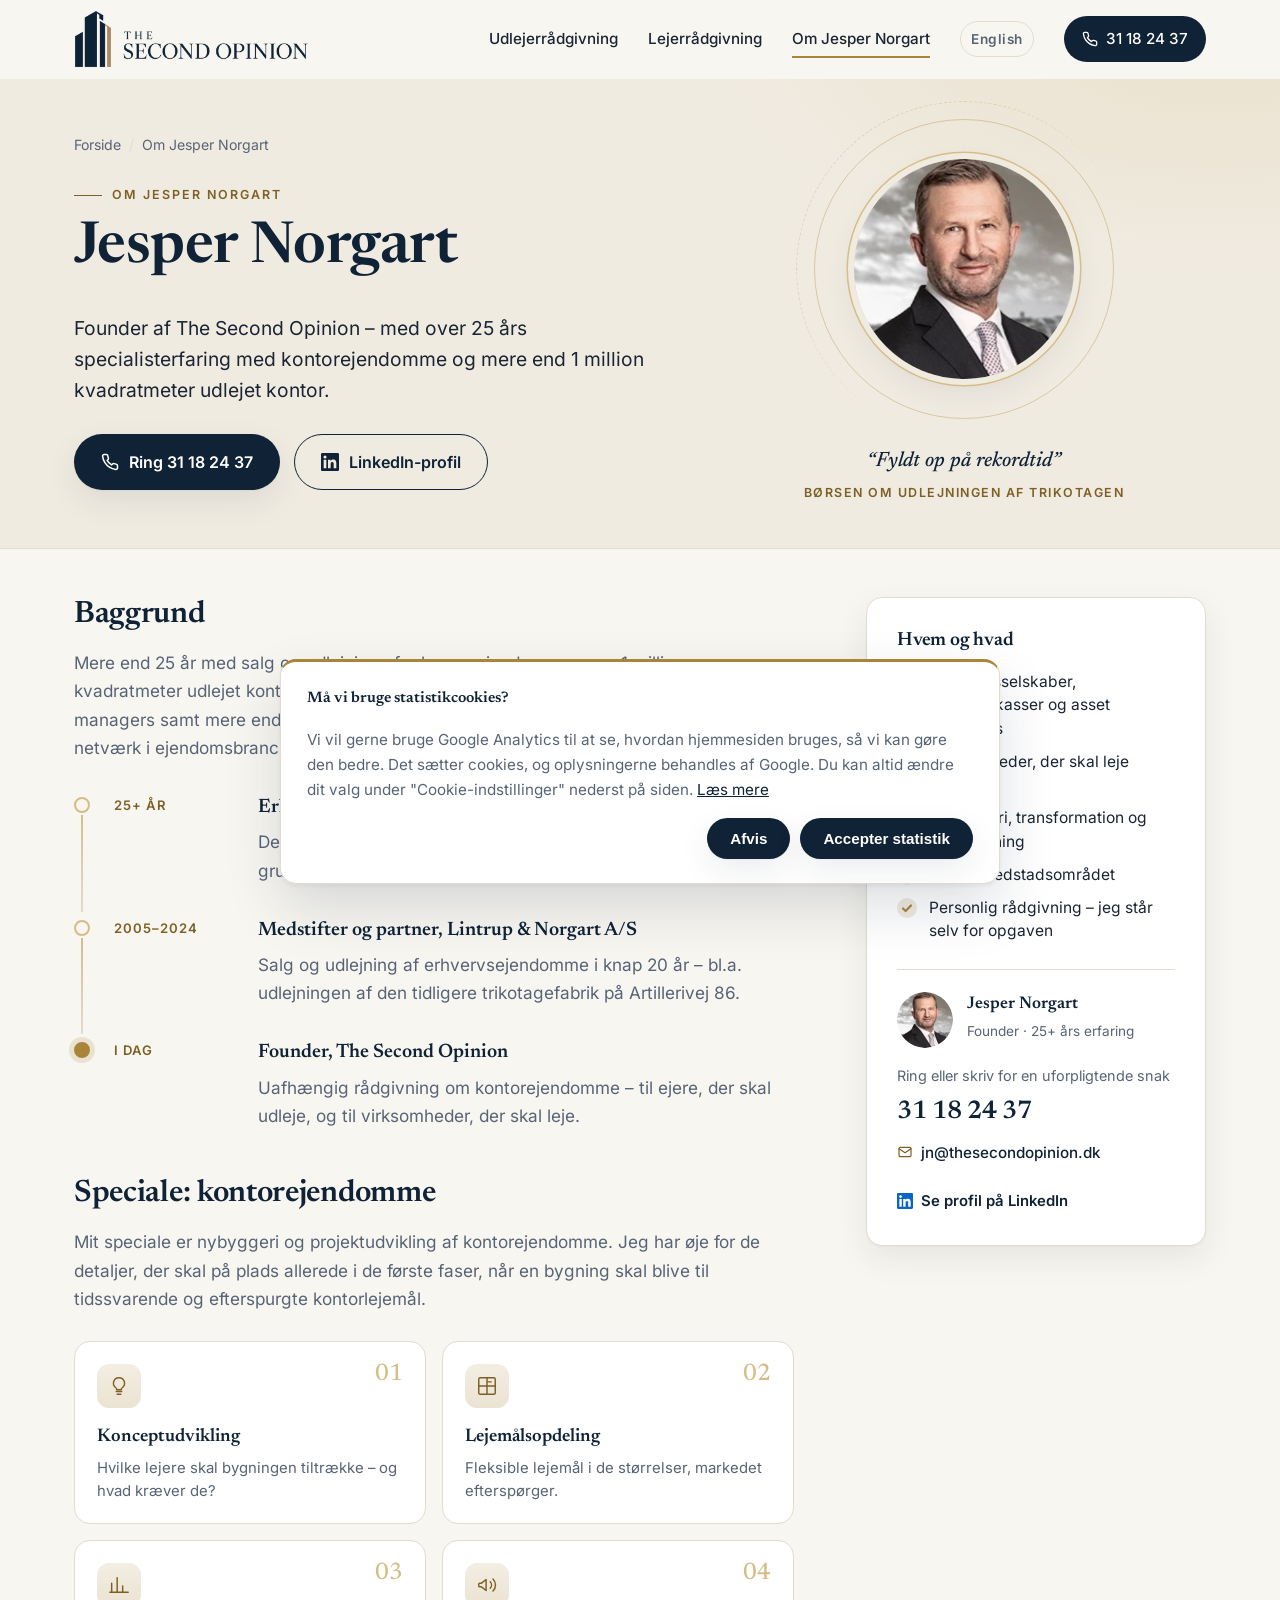
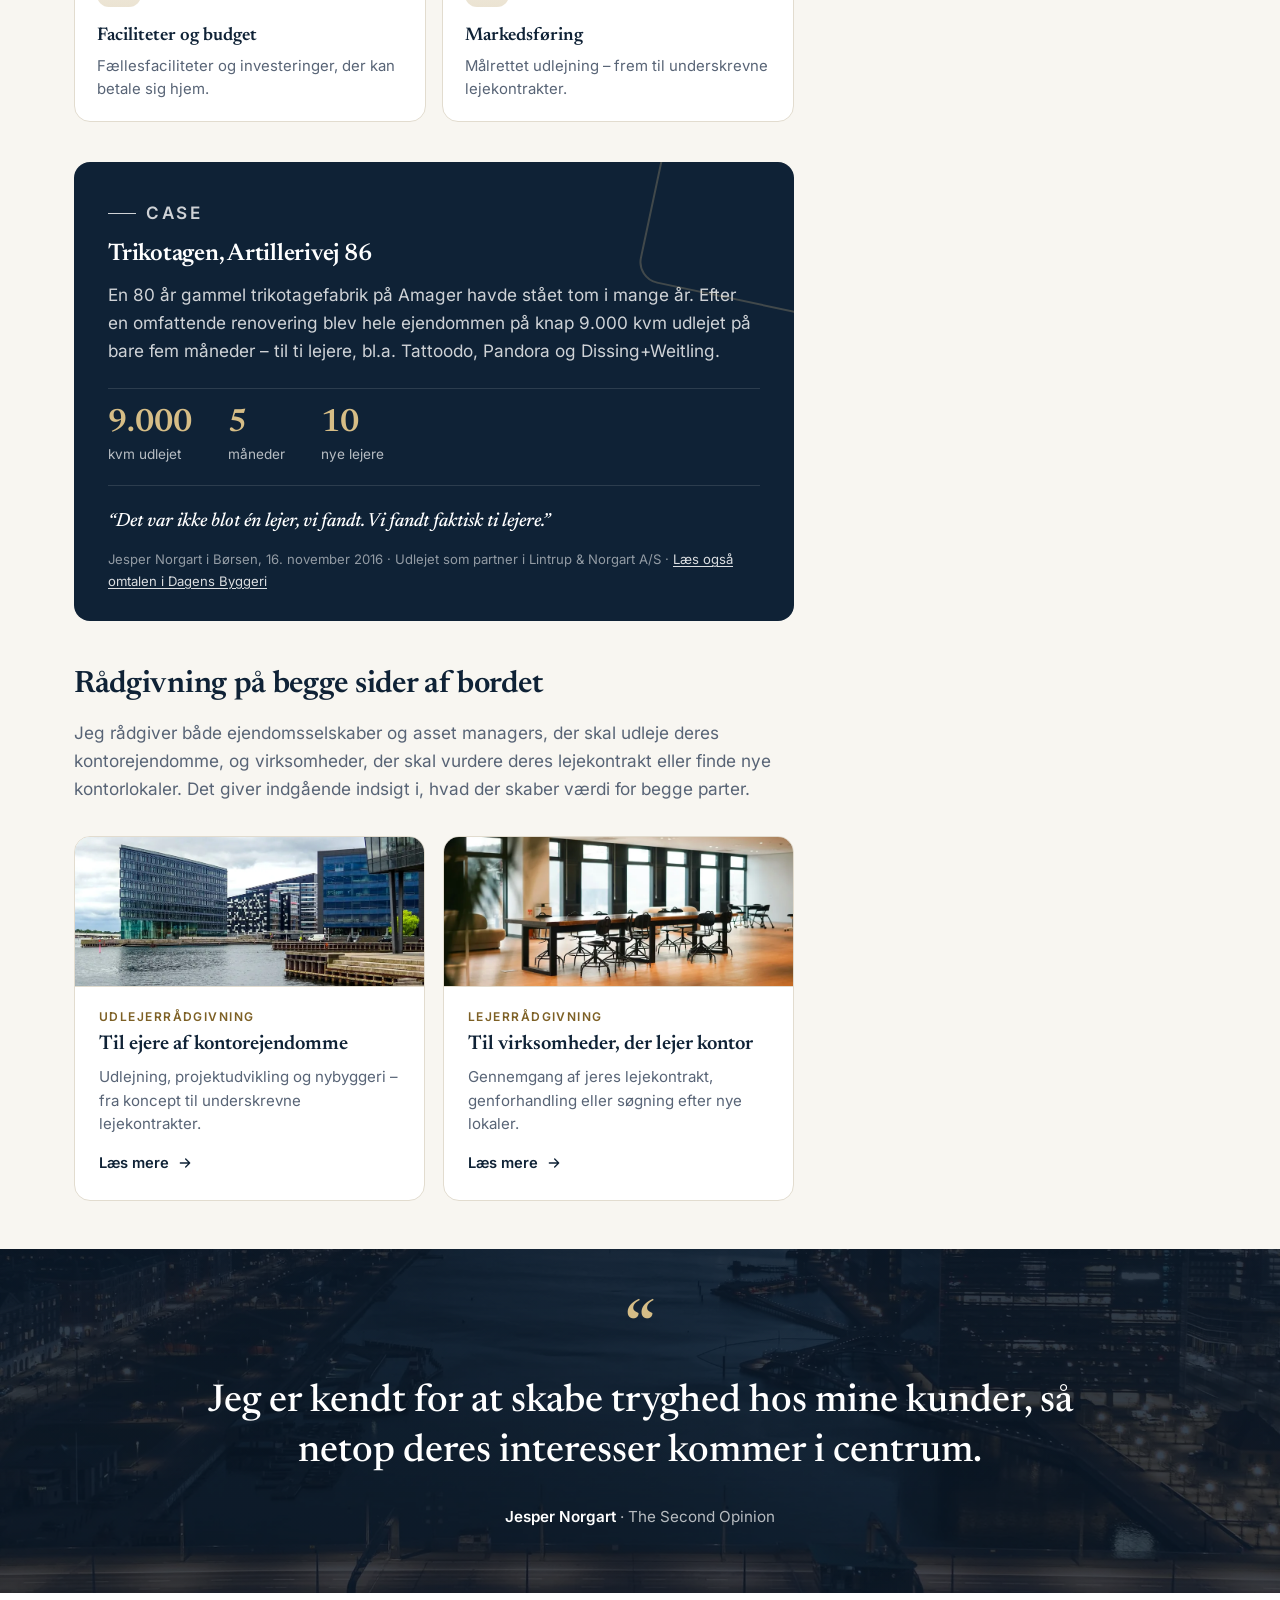
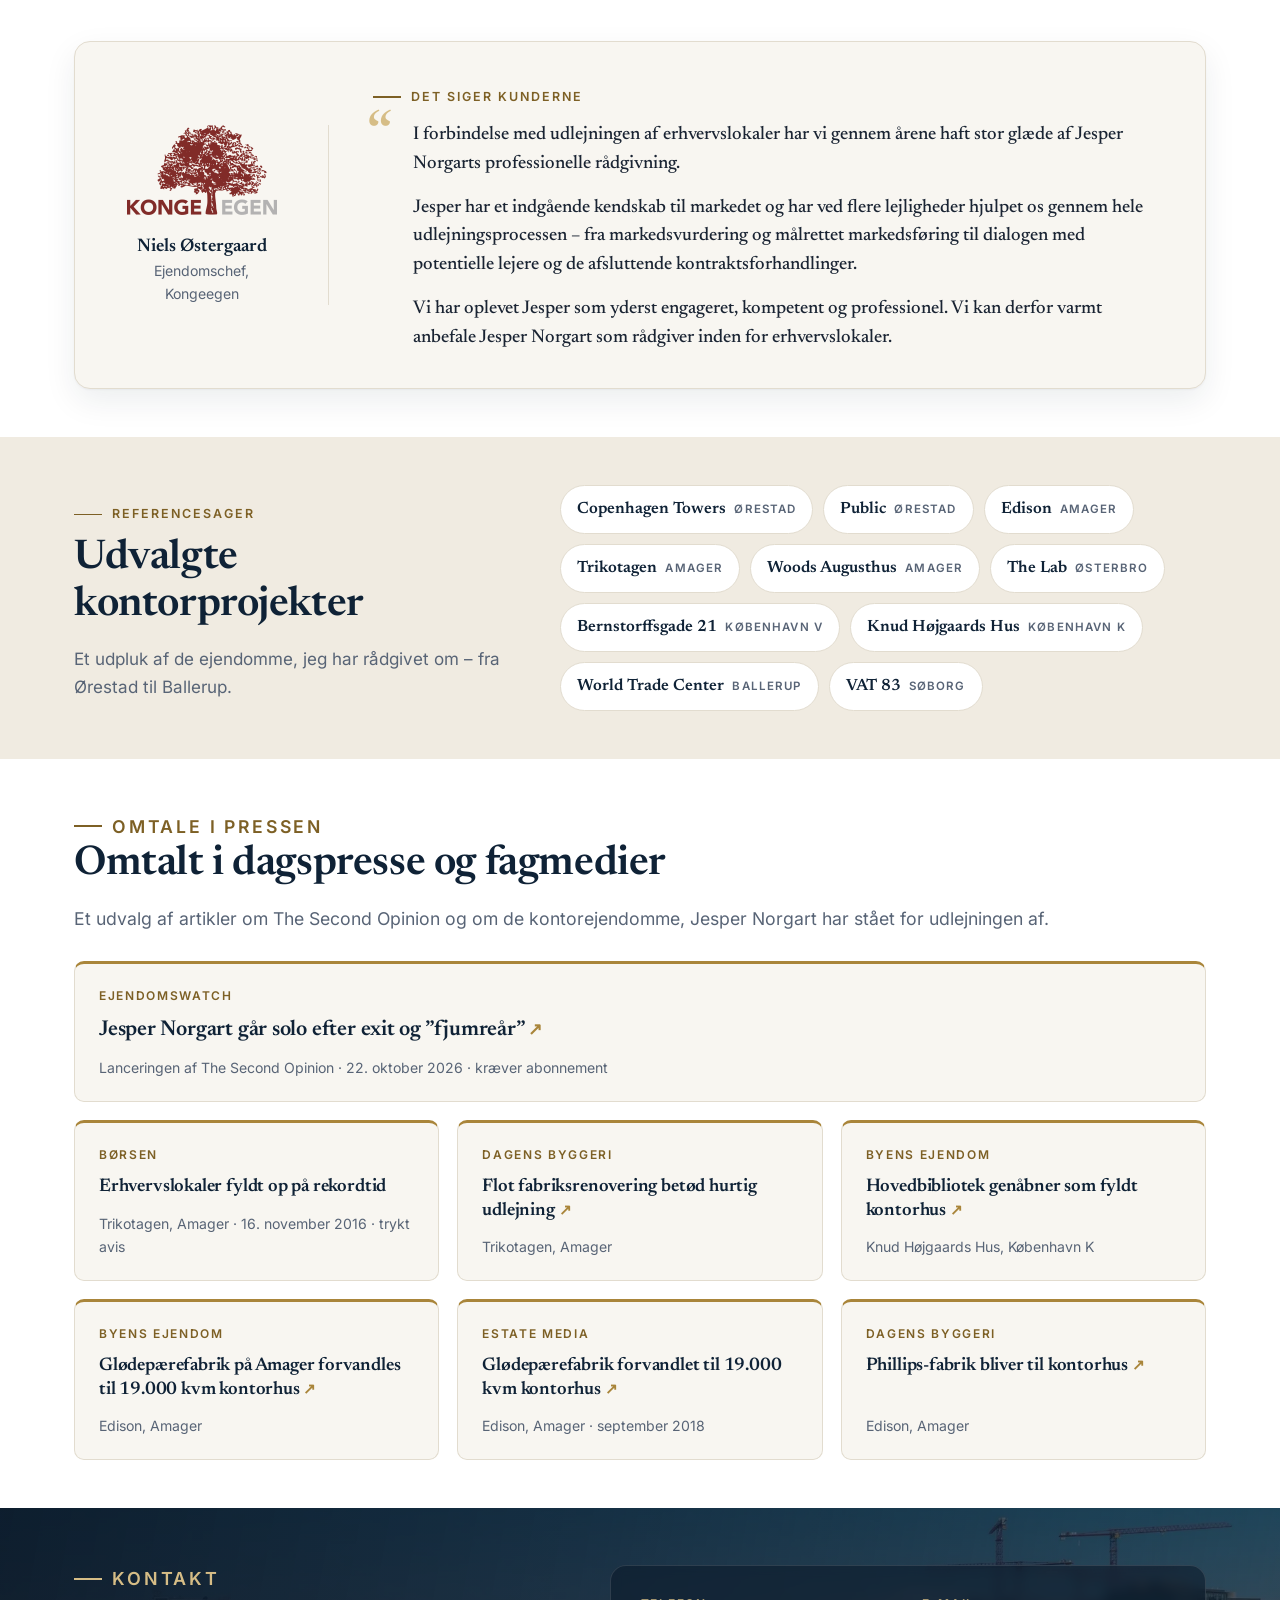
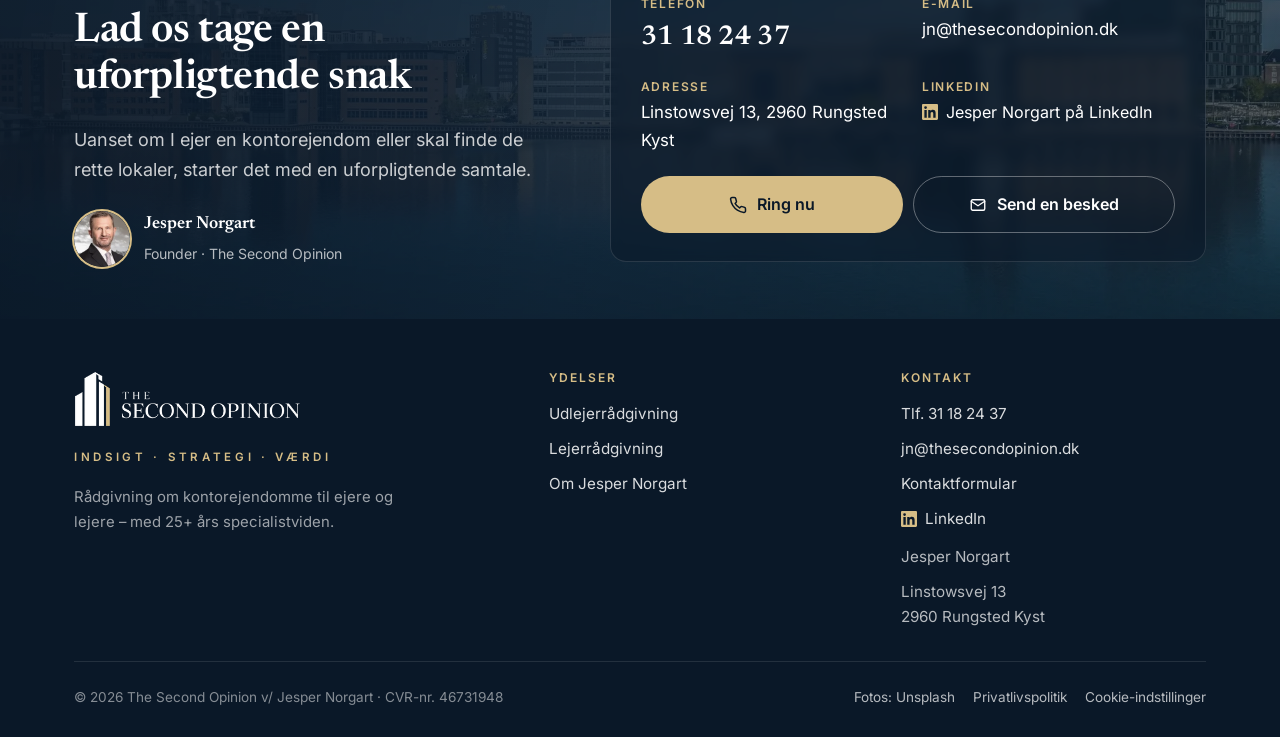
<file: om-jesper-norgart.html>
<!DOCTYPE html>
<html lang="da" data-ga-id="G-QYL03WX1NE">
<head>
  <meta charset="UTF-8" />
  <meta name="viewport" content="width=device-width, initial-scale=1.0" />
  <title>Jesper Norgart – erhvervsmægler med speciale i kontorejendomme | The Second Opinion</title>
  <meta name="description" content="Jesper Norgart er founder af The Second Opinion og tilbyder uafhængig rådgivning om kontorejendomme – med over 25 års specialisterfaring og mere end 1 million kvadratmeter udlejet kontor." />
  <link rel="canonical" href="https://thesecondopinion.dk/om-jesper-norgart" />
  <meta name="theme-color" content="#0f2236" />
  <meta property="og:type" content="website" />
  <meta property="og:locale" content="da_DK" />
  <meta property="og:site_name" content="The Second Opinion" />
  <meta property="og:title" content="Jesper Norgart – erhvervsmægler med speciale i kontorejendomme | The Second Opinion" />
  <meta property="og:description" content="Jesper Norgart er founder af The Second Opinion og tilbyder uafhængig rådgivning om kontorejendomme – med over 25 års specialisterfaring og mere end 1 million kvadratmeter udlejet kontor." />
  <meta property="og:url" content="https://thesecondopinion.dk/om-jesper-norgart" />
  <meta property="og:image" content="https://thesecondopinion.dk/assets/og-image-v10.jpg" />
  <meta property="og:image:width" content="1200" />
  <meta property="og:image:height" content="630" />
  <meta name="twitter:card" content="summary_large_image" />
  <link rel="icon" type="image/png" sizes="32x32" href="/assets/favicon-32.png" />
  <link rel="icon" type="image/png" sizes="64x64" href="/assets/favicon-64.png" />
  <link rel="apple-touch-icon" href="/assets/apple-touch-icon.png" />
  <link rel="preload" href="/assets/fonts/inter-2.woff2" as="font" type="font/woff2" crossorigin />
  <link rel="preload" href="/assets/fonts/newsreader-6.woff2" as="font" type="font/woff2" crossorigin />
  <link rel="stylesheet" href="/style.min.css?v=2b2323ba" />
  <script>document.documentElement.classList.add('js');</script>
  <script type="application/ld+json">{"@context": "https://schema.org", "@graph": [{"@type": "ProfilePage", "@id": "https://thesecondopinion.dk/om-jesper-norgart", "url": "https://thesecondopinion.dk/om-jesper-norgart", "name": "Om Jesper Norgart", "mainEntity": {"@id": "https://thesecondopinion.dk/om-jesper-norgart#jesper-norgart"}, "isPartOf": {"@id": "https://thesecondopinion.dk/#website"}}, {"@type": "Person", "@id": "https://thesecondopinion.dk/om-jesper-norgart#jesper-norgart", "name": "Jesper Norgart", "jobTitle": "Founder", "description": "Rådgiver med speciale i kontorejendomme og over 25 års erfaring med udlejning, projektudvikling og erhvervslejekontrakter. Medstifter og partner i Lintrup & Norgart A/S 2005–2024.", "url": "https://thesecondopinion.dk/om-jesper-norgart", "image": "https://thesecondopinion.dk/assets/jesper-norgart.jpg", "telephone": "+4531182437", "email": "jn@thesecondopinion.dk", "sameAs": ["https://www.linkedin.com/in/norgart"], "worksFor": {"@id": "https://thesecondopinion.dk/#organization"}, "knowsAbout": ["Kontorejendomme", "Erhvervsudlejning", "Lejerrådgivning", "Udlejerrådgivning", "Erhvervslejekontrakter", "Genforhandling af erhvervslejemål", "Markedsleje for kontor", "Projektudvikling", "Nedbringelse af tomgang"], "subjectOf": [{"@type": "NewsArticle", "headline": "Jesper Norgart går solo efter exit og ”fjumreår”", "url": "https://ejendomswatch.dk/Ejendomsnyt/mennesker/article19756971.ece", "publisher": {"@type": "Organization", "name": "EjendomsWatch"}}, {"@type": "NewsArticle", "headline": "Flot fabriksrenovering betød hurtig udlejning", "url": "https://www.dagensbyggeri.dk/artikel/90713-flot-fabriksrenovering-betod-hurtig-udlejning", "publisher": {"@type": "Organization", "name": "Dagens Byggeri"}}, {"@type": "NewsArticle", "headline": "Hovedbibliotek genåbner som fyldt kontorhus", "url": "https://byensejendom.dk/article/hovedbibliotek-genaabner-som-fyldt-kontorhus-37846", "publisher": {"@type": "Organization", "name": "Byens Ejendom"}}, {"@type": "NewsArticle", "headline": "Glødepærefabrik på Amager forvandles til 19.000 kvm kontorhus", "url": "https://byensejendom.dk/article/glodepaerefabrik-paa-amager-forvandles-til-19000-kvm-kontorhus-25392", "publisher": {"@type": "Organization", "name": "Byens Ejendom"}}, {"@type": "NewsArticle", "headline": "Glødepærefabrik forvandlet til 19.000 kvm kontorhus", "url": "https://estatemedia.dk/dk/2018/09/06/gloedepaerefabrik-forvandlet-19-000-kvm-kontorhus/", "publisher": {"@type": "Organization", "name": "Estate Media"}}, {"@type": "NewsArticle", "headline": "Phillips-fabrik bliver til kontorhus", "url": "https://www.dagensbyggeri.dk/artikel/101302-phillips-fabrik-bliver-til-kontorhus", "publisher": {"@type": "Organization", "name": "Dagens Byggeri"}}]}, {"@type": "ProfessionalService", "@id": "https://thesecondopinion.dk/#organization", "name": "The Second Opinion", "url": "https://thesecondopinion.dk/"}, {"@type": "BreadcrumbList", "itemListElement": [{"@type": "ListItem", "position": 1, "name": "Forside", "item": "https://thesecondopinion.dk/"}, {"@type": "ListItem", "position": 2, "name": "Om Jesper Norgart", "item": "https://thesecondopinion.dk/om-jesper-norgart"}]}]}</script>
</head>
<body>
  <a class="skip-link" href="#indhold">Spring til indhold</a>

  <header class="site-header" id="site-header">
    <div class="wrap header-inner">
      <a href="/" class="brand" aria-label="The Second Opinion – forside"><img src="/assets/logo-v5.webp" width="406" height="100" alt="The Second Opinion" /></a>
      <nav class="main-nav" id="main-nav" aria-label="Hovedmenu">
        <a href="/udlejerraadgivning">Udlejerrådgivning</a>
        <a href="/lejerraadgivning">Lejerrådgivning</a>
        <a href="/om-jesper-norgart" aria-current="page">Om Jesper Norgart</a>
        <a href="/en" class="lang-switch" hreflang="en" lang="en">English</a>
        <a href="tel:+4531182437" class="nav-cta"><svg viewBox="0 0 24 24" fill="none" stroke="currentColor" stroke-width="2" stroke-linecap="round" stroke-linejoin="round" aria-hidden="true"><path d="M22 16.92v3a2 2 0 0 1-2.18 2 19.79 19.79 0 0 1-8.63-3.07 19.5 19.5 0 0 1-6-6 19.79 19.79 0 0 1-3.07-8.67A2 2 0 0 1 4.11 2h3a2 2 0 0 1 2 1.72c.13.96.36 1.9.7 2.81a2 2 0 0 1-.45 2.11L8.09 9.91a16 16 0 0 0 6 6l1.27-1.27a2 2 0 0 1 2.11-.45c.91.34 1.85.57 2.81.7A2 2 0 0 1 22 16.92z"/></svg>31 18 24 37</a>
      </nav>
      <button class="nav-toggle" id="nav-toggle" aria-label="Åbn menu" aria-expanded="false" aria-controls="main-nav">
        <span></span><span></span><span></span>
      </button>
    </div>
  </header>

  <main id="indhold">
    <section class="page-hero">
      <div class="wrap page-hero-grid">
        <div>
          <ol class="breadcrumb" aria-label="Brødkrummer"><li><a href="/">Forside</a></li><li>Om Jesper Norgart</li></ol>
          <p class="eyebrow">Om Jesper Norgart</p>
          <h1>Jesper Norgart</h1>
          <p class="lead">Founder af The Second Opinion – med over 25 års specialisterfaring med kontorejendomme og mere end 1 million kvadratmeter udlejet kontor.</p>
          <div class="hero-actions">
            <a class="btn btn-primary" href="tel:+4531182437"><svg viewBox="0 0 24 24" fill="none" stroke="currentColor" stroke-width="2" stroke-linecap="round" stroke-linejoin="round" aria-hidden="true"><path d="M22 16.92v3a2 2 0 0 1-2.18 2 19.79 19.79 0 0 1-8.63-3.07 19.5 19.5 0 0 1-6-6 19.79 19.79 0 0 1-3.07-8.67A2 2 0 0 1 4.11 2h3a2 2 0 0 1 2 1.72c.13.96.36 1.9.7 2.81a2 2 0 0 1-.45 2.11L8.09 9.91a16 16 0 0 0 6 6l1.27-1.27a2 2 0 0 1 2.11-.45c.91.34 1.85.57 2.81.7A2 2 0 0 1 22 16.92z"/></svg>Ring 31 18 24 37</a>
            <a class="btn btn-outline" href="https://www.linkedin.com/in/norgart" target="_blank" rel="noopener"><svg viewBox="0 0 24 24" fill="currentColor" aria-hidden="true"><path d="M20.45 20.45h-3.56v-5.57c0-1.33-.03-3.04-1.85-3.04-1.85 0-2.14 1.45-2.14 2.94v5.67H9.35V9h3.41v1.56h.05c.48-.9 1.64-1.85 3.37-1.85 3.6 0 4.27 2.37 4.27 5.46v6.28zM5.34 7.43a2.06 2.06 0 1 1 0-4.13 2.06 2.06 0 0 1 0 4.13zM7.12 20.45H3.56V9h3.56v11.45zM22.22 0H1.77C.79 0 0 .77 0 1.73v20.54C0 23.23.79 24 1.77 24h20.45c.98 0 1.78-.77 1.78-1.73V1.73C24 .77 23.2 0 22.22 0z"/></svg>LinkedIn-profil</a>
          </div>
        </div>
        <figure class="om-figure">
          <div class="om-portrait-wrap">
            <img class="about-portrait om-portrait" src="/assets/jesper-norgart-round.webp" width="320" height="320" alt="Jesper Norgart" fetchpriority="high" />
          </div>
          <figcaption class="om-press"><span class="om-press-quote">“Fyldt op på rekordtid”</span><span class="om-press-src">Børsen om udlejningen af Trikotagen</span></figcaption>
        </figure>
      </div>
    </section>


    <section class="section">
      <div class="wrap content-grid">
        <div class="prose">
          <h2>Baggrund</h2>
          <p>Mere end 25 år med salg og udlejning af erhvervsejendomme, over 1 million kvadratmeter udlejet kontor og rådgivning af mere end 100 ejendomsselskaber og asset managers samt mere end 500 virksomheder på lejersiden. Erfaringen – og et stort netværk i ejendomsbranchen – kommer jeres sag til gode.</p>
          <ol class="timeline reveal">
            <li>
              <span class="tl-when">25+ år</span>
              <div class="tl-body"><strong>Erhvervsmægler</strong><p>De første år med salg og udlejning af erhvervsejendomme – og grundlaget for et bredt netværk i branchen.</p></div>
            </li>
            <li>
              <span class="tl-when">2005–2024</span>
              <div class="tl-body"><strong>Medstifter og partner, Lintrup &amp; Norgart A/S</strong><p>Salg og udlejning af erhvervsejendomme i knap 20 år – bl.a. udlejningen af den tidligere trikotagefabrik på Artillerivej 86.</p></div>
            </li>
            <li class="tl-now">
              <span class="tl-when">I dag</span>
              <div class="tl-body"><strong>Founder, The Second Opinion</strong><p>Uafhængig rådgivning om kontorejendomme – til ejere, der skal udleje, og til virksomheder, der skal leje.</p></div>
            </li>
          </ol>

          <h2>Speciale: kontorejendomme</h2>
          <p>Mit speciale er nybyggeri og projektudvikling af kontorejendomme. Jeg har øje for de detaljer, der skal på plads allerede i de første faser, når en bygning skal blive til tidssvarende og efterspurgte kontorlejemål.</p>
          <ol class="steps">
            <li class="reveal">
              <span class="step-icon"><svg viewBox="0 0 24 24" fill="none" stroke="currentColor" stroke-width="1.6" stroke-linecap="round" stroke-linejoin="round" aria-hidden="true"><path d="M9 18h6M10 21h4"/><path d="M12 3a6 6 0 0 0-3.5 10.9c.6.4 1 1.1 1 1.8V16h5v-.3c0-.7.4-1.4 1-1.8A6 6 0 0 0 12 3z"/></svg></span>
              <span class="step-no">01</span>
              <strong>Konceptudvikling</strong>
              <p>Hvilke lejere skal bygningen tiltrække – og hvad kræver de?</p>
            </li>
            <li class="reveal reveal-d1">
              <span class="step-icon"><svg viewBox="0 0 24 24" fill="none" stroke="currentColor" stroke-width="1.6" stroke-linecap="round" stroke-linejoin="round" aria-hidden="true"><rect x="3" y="3" width="18" height="18" rx="1.5"/><path d="M3 12h18M12 3v18M12 7.5h4.5"/></svg></span>
              <span class="step-no">02</span>
              <strong>Lejemålsopdeling</strong>
              <p>Fleksible lejemål i de størrelser, markedet efterspørger.</p>
            </li>
            <li class="reveal reveal-d2">
              <span class="step-icon"><svg viewBox="0 0 24 24" fill="none" stroke="currentColor" stroke-width="1.6" stroke-linecap="round" stroke-linejoin="round" aria-hidden="true"><path d="M4 20V10M10 20V4M16 20v-7M22 20H2"/></svg></span>
              <span class="step-no">03</span>
              <strong>Faciliteter og budget</strong>
              <p>Fællesfaciliteter og investeringer, der kan betale sig hjem.</p>
            </li>
            <li class="reveal reveal-d3">
              <span class="step-icon"><svg viewBox="0 0 24 24" fill="none" stroke="currentColor" stroke-width="1.6" stroke-linecap="round" stroke-linejoin="round" aria-hidden="true"><path d="M3 11v2a1 1 0 0 0 1 1h2l5 4V6L6 10H4a1 1 0 0 0-1 1z"/><path d="M15.5 8.5a5 5 0 0 1 0 7M18.5 5.5a9 9 0 0 1 0 13"/></svg></span>
              <span class="step-no">04</span>
              <strong>Markedsføring</strong>
              <p>Målrettet udlejning – frem til underskrevne lejekontrakter.</p>
            </li>
          </ol>


          <aside class="case reveal" aria-labelledby="case-titel">
            <p class="eyebrow">Case</p>
            <h3 id="case-titel">Trikotagen, Artillerivej 86</h3>
            <p>En 80 år gammel trikotagefabrik på Amager havde stået tom i mange år. Efter en omfattende renovering blev hele ejendommen på knap 9.000 kvm udlejet på bare fem måneder – til ti lejere, bl.a. Tattoodo, Pandora og Dissing+Weitling.</p>
            <ul class="case-stats">
              <li><strong>9.000</strong><span>kvm udlejet</span></li>
              <li><strong>5</strong><span>måneder</span></li>
              <li><strong>10</strong><span>nye lejere</span></li>
            </ul>
            <blockquote class="case-quote">“Det var ikke blot én lejer, vi fandt. Vi fandt faktisk ti lejere.”</blockquote>
            <p class="case-source">Jesper Norgart i Børsen, 16. november 2016 · Udlejet som partner i Lintrup &amp; Norgart A/S · <a href="https://www.dagensbyggeri.dk/artikel/90713-flot-fabriksrenovering-betod-hurtig-udlejning" target="_blank" rel="noopener">Læs også omtalen i Dagens Byggeri</a></p>
          </aside>

          <h2>Rådgivning på begge sider af bordet</h2>
          <p>Jeg rådgiver både ejendomsselskaber og asset managers, der skal udleje deres kontorejendomme, og virksomheder, der skal vurdere deres lejekontrakt eller finde nye kontorlokaler. Det giver indgående indsigt i, hvad der skaber værdi for begge parter.</p>
          <div class="side-cards">
            <a class="side-card reveal" href="/udlejerraadgivning">
              <div class="side-card-visual"><img src="/assets/foto/havn-900.webp" width="900" height="675" alt="" loading="lazy" /></div>
              <small>Udlejerrådgivning</small>
              <strong>Til ejere af kontorejendomme</strong>
              <span>Udlejning, projektudvikling og nybyggeri – fra koncept til underskrevne lejekontrakter.</span>
              <em>Læs mere <svg viewBox="0 0 24 24" fill="none" stroke="currentColor" stroke-width="2" stroke-linecap="round" stroke-linejoin="round" aria-hidden="true"><path d="M5 12h14M13 6l6 6-6 6"/></svg></em>
            </a>
            <a class="side-card reveal reveal-d1" href="/lejerraadgivning">
              <div class="side-card-visual"><img src="/assets/foto/kontor-900.webp" width="900" height="600" alt="" loading="lazy" /></div>
              <small>Lejerrådgivning</small>
              <strong>Til virksomheder, der lejer kontor</strong>
              <span>Gennemgang af jeres lejekontrakt, genforhandling eller søgning efter nye lokaler.</span>
              <em>Læs mere <svg viewBox="0 0 24 24" fill="none" stroke="currentColor" stroke-width="2" stroke-linecap="round" stroke-linejoin="round" aria-hidden="true"><path d="M5 12h14M13 6l6 6-6 6"/></svg></em>
            </a>
          </div>
        </div>

        <aside class="aside-card reveal" aria-labelledby="kort-titel">
          <h2 id="kort-titel">Hvem og hvad</h2>
          <ul class="tick-list">
            <li>Ejendomsselskaber, pensionskasser og asset managers</li>
            <li>Virksomheder, der skal leje kontor</li>
            <li>Nybyggeri, transformation og genudlejning</li>
            <li>Hele hovedstadsområdet</li>
            <li>Personlig rådgivning – jeg står selv for opgaven</li>
          </ul>
          <div class="aside-contact">
            <div class="aside-person">
              <img src="/assets/jesper-norgart-avatar.webp" width="56" height="56" alt="" loading="lazy" />
              <div><strong>Jesper Norgart</strong><span>Founder · 25+ års erfaring</span></div>
            </div>
            <p>Ring eller skriv for en uforpligtende snak</p>
            <a class="phone" href="tel:+4531182437">31 18 24 37</a>
            <a class="aside-mail" href="mailto:jn@thesecondopinion.dk"><svg viewBox="0 0 24 24" fill="none" stroke="currentColor" stroke-width="1.8" stroke-linecap="round" stroke-linejoin="round" aria-hidden="true"><rect x="3" y="5" width="18" height="14" rx="2"/><path d="m3 7 9 6 9-6"/></svg>jn@thesecondopinion.dk</a>
            <a class="li-link li-link-dark" href="https://www.linkedin.com/in/norgart" target="_blank" rel="noopener"><svg viewBox="0 0 24 24" fill="currentColor" aria-hidden="true"><path d="M20.45 20.45h-3.56v-5.57c0-1.33-.03-3.04-1.85-3.04-1.85 0-2.14 1.45-2.14 2.94v5.67H9.35V9h3.41v1.56h.05c.48-.9 1.64-1.85 3.37-1.85 3.6 0 4.27 2.37 4.27 5.46v6.28zM5.34 7.43a2.06 2.06 0 1 1 0-4.13 2.06 2.06 0 0 1 0 4.13zM7.12 20.45H3.56V9h3.56v11.45zM22.22 0H1.77C.79 0 0 .77 0 1.73v20.54C0 23.23.79 24 1.77 24h20.45c.98 0 1.78-.77 1.78-1.73V1.73C24 .77 23.2 0 22.22 0z"/></svg>Se profil på LinkedIn</a>
          </div>
        </aside>
      </div>
    </section>

    <section class="quote-band">
      <div class="wrap">
        <figure class="reveal">
          <blockquote>Jeg er kendt for at skabe tryghed hos mine kunder, så netop deres interesser kommer i centrum.</blockquote>
          <figcaption><strong>Jesper Norgart</strong> · The Second Opinion</figcaption>
        </figure>
      </div>
    </section>

    <section class="section section-white">
      <div class="wrap">
        <figure class="testimonial reveal" aria-label="Udtalelse fra Kongeegen">
          <div class="testimonial-source">
            <img class="testimonial-logo" src="/assets/kongeegen-logo.png" width="300" height="180" alt="Kongeegen" loading="lazy" />
            <figcaption>
              <strong>Niels Østergaard</strong>
              <span>Ejendomschef, Kongeegen</span>
            </figcaption>
          </div>
          <div class="testimonial-body">
            <p class="eyebrow">Det siger kunderne</p>
            <blockquote class="testimonial-quote">
              <p>I forbindelse med udlejningen af erhvervslokaler har vi gennem årene haft stor glæde af Jesper Norgarts professionelle rådgivning.</p>
              <p>Jesper har et indgående kendskab til markedet og har ved flere lejligheder hjulpet os gennem hele udlejningsprocessen – fra markedsvurdering og målrettet markedsføring til dialogen med potentielle lejere og de afsluttende kontraktsforhandlinger.</p>
              <p>Vi har oplevet Jesper som yderst engageret, kompetent og professionel. Vi kan derfor varmt anbefale Jesper Norgart som rådgiver inden for erhvervslokaler.</p>
            </blockquote>
            <button type="button" class="testimonial-more" aria-expanded="false">Læs hele udtalelsen</button>
          </div>
        </figure>
      </div>
    </section>

    <section class="section section-alt refs-compact" aria-labelledby="ref-titel">
      <div class="wrap refs-compact-grid">
        <div class="reveal">
          <p class="eyebrow">Referencesager</p>
          <h2 id="ref-titel">Udvalgte kontorprojekter</h2>
          <p>Et udpluk af de ejendomme, jeg har rådgivet om – fra Ørestad til Ballerup.</p>
        </div>
        <ul class="ref-pills reveal">
            <li><strong>Copenhagen Towers</strong><span>Ørestad</span></li>
            <li><strong>Public</strong><span>Ørestad</span></li>
            <li><strong>Edison</strong><span>Amager</span></li>
            <li><strong>Trikotagen</strong><span>Amager</span></li>
            <li><strong>Woods Augusthus</strong><span>Amager</span></li>
            <li><strong>The Lab</strong><span>Østerbro</span></li>
            <li><strong>Bernstorffsgade 21</strong><span>København V</span></li>
            <li><strong>Knud Højgaards Hus</strong><span>København K</span></li>
            <li><strong>World Trade Center</strong><span>Ballerup</span></li>
            <li><strong>VAT 83</strong><span>Søborg</span></li>
        </ul>
      </div>
    </section>

    <section class="section section-white press" aria-labelledby="presse-titel">
      <div class="wrap">
        <div class="section-head reveal">
          <p class="eyebrow">Omtale i pressen</p>
          <h2 id="presse-titel">Omtalt i dagspresse og fagmedier</h2>
          <p>Et udvalg af artikler om The Second Opinion og om de kontorejendomme, Jesper Norgart har stået for udlejningen af.</p>
        </div>
        <ul class="press-list reveal">
          <li class="press-item">
            <p class="press-medium">EjendomsWatch</p>
            <h3 class="press-title"><a href="https://ejendomswatch.dk/Ejendomsnyt/mennesker/article19756971.ece" target="_blank" rel="noopener">Jesper Norgart går solo efter exit og ”fjumreår”</a></h3>
            <p class="press-meta">Lanceringen af The Second Opinion · 22. oktober 2026 · kræver abonnement</p>
          </li>
          <li class="press-item">
            <p class="press-medium">Børsen</p>
            <h3 class="press-title">Erhvervslokaler fyldt op på rekordtid</h3>
            <p class="press-meta">Trikotagen, Amager · 16. november 2016 · trykt avis</p>
          </li>
          <li class="press-item">
            <p class="press-medium">Dagens Byggeri</p>
            <h3 class="press-title"><a href="https://www.dagensbyggeri.dk/artikel/90713-flot-fabriksrenovering-betod-hurtig-udlejning" target="_blank" rel="noopener">Flot fabriksrenovering betød hurtig udlejning</a></h3>
            <p class="press-meta">Trikotagen, Amager</p>
          </li>
          <li class="press-item">
            <p class="press-medium">Byens Ejendom</p>
            <h3 class="press-title"><a href="https://byensejendom.dk/article/hovedbibliotek-genaabner-som-fyldt-kontorhus-37846" target="_blank" rel="noopener">Hovedbibliotek genåbner som fyldt kontorhus</a></h3>
            <p class="press-meta">Knud Højgaards Hus, København K</p>
          </li>
          <li class="press-item">
            <p class="press-medium">Byens Ejendom</p>
            <h3 class="press-title"><a href="https://byensejendom.dk/article/glodepaerefabrik-paa-amager-forvandles-til-19000-kvm-kontorhus-25392" target="_blank" rel="noopener">Glødepærefabrik på Amager forvandles til 19.000 kvm kontorhus</a></h3>
            <p class="press-meta">Edison, Amager</p>
          </li>
          <li class="press-item">
            <p class="press-medium">Estate Media</p>
            <h3 class="press-title"><a href="https://estatemedia.dk/dk/2018/09/06/gloedepaerefabrik-forvandlet-19-000-kvm-kontorhus/" target="_blank" rel="noopener">Glødepærefabrik forvandlet til 19.000 kvm kontorhus</a></h3>
            <p class="press-meta">Edison, Amager · september 2018</p>
          </li>
          <li class="press-item">
            <p class="press-medium">Dagens Byggeri</p>
            <h3 class="press-title"><a href="https://www.dagensbyggeri.dk/artikel/101302-phillips-fabrik-bliver-til-kontorhus" target="_blank" rel="noopener">Phillips-fabrik bliver til kontorhus</a></h3>
            <p class="press-meta">Edison, Amager</p>
          </li>
        </ul>
      </div>
    </section>

    <section class="cta" id="kontakt" aria-labelledby="kontakt-titel">
      <div class="wrap cta-inner">
        <div class="reveal">
          <p class="eyebrow">Kontakt</p>
          <h2 id="kontakt-titel">Lad os tage en uforpligtende snak</h2>
          <p>Uanset om I ejer en kontorejendom eller skal finde de rette lokaler, starter det med en uforpligtende samtale.</p>
          <div class="cta-person">
            <img src="/assets/jesper-norgart-avatar.webp" width="56" height="56" alt="" loading="lazy" />
            <div><strong>Jesper Norgart</strong><span>Founder · The Second Opinion</span></div>
          </div>
        </div>
        <div class="cta-card reveal reveal-d1">
          <dl>
            <div>
              <dt>Telefon</dt>
              <dd><a class="cta-phone" href="tel:+4531182437">31 18 24 37</a></dd>
            </div>
            <div>
              <dt>E-mail</dt>
              <dd><a class="cta-mail" href="mailto:jn@thesecondopinion.dk">jn@thesecondopinion.dk</a></dd>
            </div>
            <div>
              <dt>Adresse</dt>
              <dd>Linstowsvej 13, 2960 Rungsted Kyst</dd>
            </div>
            <div>
              <dt>LinkedIn</dt>
              <dd><a class="li-link" href="https://www.linkedin.com/in/norgart" target="_blank" rel="noopener"><svg viewBox="0 0 24 24" fill="currentColor" aria-hidden="true"><path d="M20.45 20.45h-3.56v-5.57c0-1.33-.03-3.04-1.85-3.04-1.85 0-2.14 1.45-2.14 2.94v5.67H9.35V9h3.41v1.56h.05c.48-.9 1.64-1.85 3.37-1.85 3.6 0 4.27 2.37 4.27 5.46v6.28zM5.34 7.43a2.06 2.06 0 1 1 0-4.13 2.06 2.06 0 0 1 0 4.13zM7.12 20.45H3.56V9h3.56v11.45zM22.22 0H1.77C.79 0 0 .77 0 1.73v20.54C0 23.23.79 24 1.77 24h20.45c.98 0 1.78-.77 1.78-1.73V1.73C24 .77 23.2 0 22.22 0z"/></svg>Jesper Norgart på LinkedIn</a></dd>
            </div>
          </dl>
          <div class="cta-buttons">
            <a class="btn btn-gold" href="tel:+4531182437"><svg viewBox="0 0 24 24" fill="none" stroke="currentColor" stroke-width="2" stroke-linecap="round" stroke-linejoin="round" aria-hidden="true"><path d="M22 16.92v3a2 2 0 0 1-2.18 2 19.79 19.79 0 0 1-8.63-3.07 19.5 19.5 0 0 1-6-6 19.79 19.79 0 0 1-3.07-8.67A2 2 0 0 1 4.11 2h3a2 2 0 0 1 2 1.72c.13.96.36 1.9.7 2.81a2 2 0 0 1-.45 2.11L8.09 9.91a16 16 0 0 0 6 6l1.27-1.27a2 2 0 0 1 2.11-.45c.91.34 1.85.57 2.81.7A2 2 0 0 1 22 16.92z"/></svg>Ring nu</a>
            <a class="btn btn-ghost-light" href="/kontakt"><svg viewBox="0 0 24 24" fill="none" stroke="currentColor" stroke-width="1.8" stroke-linecap="round" stroke-linejoin="round" aria-hidden="true"><rect x="3" y="5" width="18" height="14" rx="2"/><path d="m3 7 9 6 9-6"/></svg>Send en besked</a>
          </div>
        </div>
      </div>
    </section>
  </main>

  <footer class="site-footer">
    <div class="wrap">
      <div class="footer-grid">
        <div>
          <a href="/" class="brand brand-footer" aria-label="The Second Opinion – forside"><img src="/assets/logo-v5-light.webp" width="406" height="100" alt="The Second Opinion" loading="lazy" /></a>
          <p class="footer-tagline">Indsigt · Strategi · Værdi</p>
          <p class="footer-about">Rådgivning om kontorejendomme til ejere og lejere – med 25+ års specialistviden.</p>
        </div>
        <div>
          <h2>Ydelser</h2>
          <ul class="footer-links">
            <li><a href="/udlejerraadgivning">Udlejerrådgivning</a></li>
            <li><a href="/lejerraadgivning">Lejerrådgivning</a></li>
            <li><a href="/om-jesper-norgart">Om Jesper Norgart</a></li>
          </ul>
        </div>
        <div>
          <h2>Kontakt</h2>
          <ul class="footer-links">
            <li><a href="tel:+4531182437">Tlf. 31 18 24 37</a></li>
            <li><a href="mailto:jn@thesecondopinion.dk">jn@thesecondopinion.dk</a></li>
            <li><a href="/kontakt">Kontaktformular</a></li>
            <li><a class="li-link" href="https://www.linkedin.com/in/norgart" target="_blank" rel="noopener"><svg viewBox="0 0 24 24" fill="currentColor" aria-hidden="true"><path d="M20.45 20.45h-3.56v-5.57c0-1.33-.03-3.04-1.85-3.04-1.85 0-2.14 1.45-2.14 2.94v5.67H9.35V9h3.41v1.56h.05c.48-.9 1.64-1.85 3.37-1.85 3.6 0 4.27 2.37 4.27 5.46v6.28zM5.34 7.43a2.06 2.06 0 1 1 0-4.13 2.06 2.06 0 0 1 0 4.13zM7.12 20.45H3.56V9h3.56v11.45zM22.22 0H1.77C.79 0 0 .77 0 1.73v20.54C0 23.23.79 24 1.77 24h20.45c.98 0 1.78-.77 1.78-1.73V1.73C24 .77 23.2 0 22.22 0z"/></svg>LinkedIn</a></li>
            <li>Jesper Norgart</li>
            <li>Linstowsvej 13<br />2960 Rungsted Kyst</li>
          </ul>
        </div>
      </div>
      <div class="footer-bottom">
        <span>© <span id="year">2026</span> The Second Opinion v/ Jesper Norgart · CVR-nr. 46731948</span>
        <span class="footer-legal"><a href="https://unsplash.com" target="_blank" rel="noopener" title="Fotos: Frederik Wordenskjold, Nikolai Kolosov, JIRAN FAMILY og Mads Eneqvist via Unsplash">Fotos: Unsplash</a>
          <a href="/privatlivspolitik">Privatlivspolitik</a><button type="button" class="link-button" data-cookie-settings hidden>Cookie-indstillinger</button></span>
      </div>
    </div>
  </footer>

  <script src="/src/main.js" defer></script>
</body>
</html>
</file>
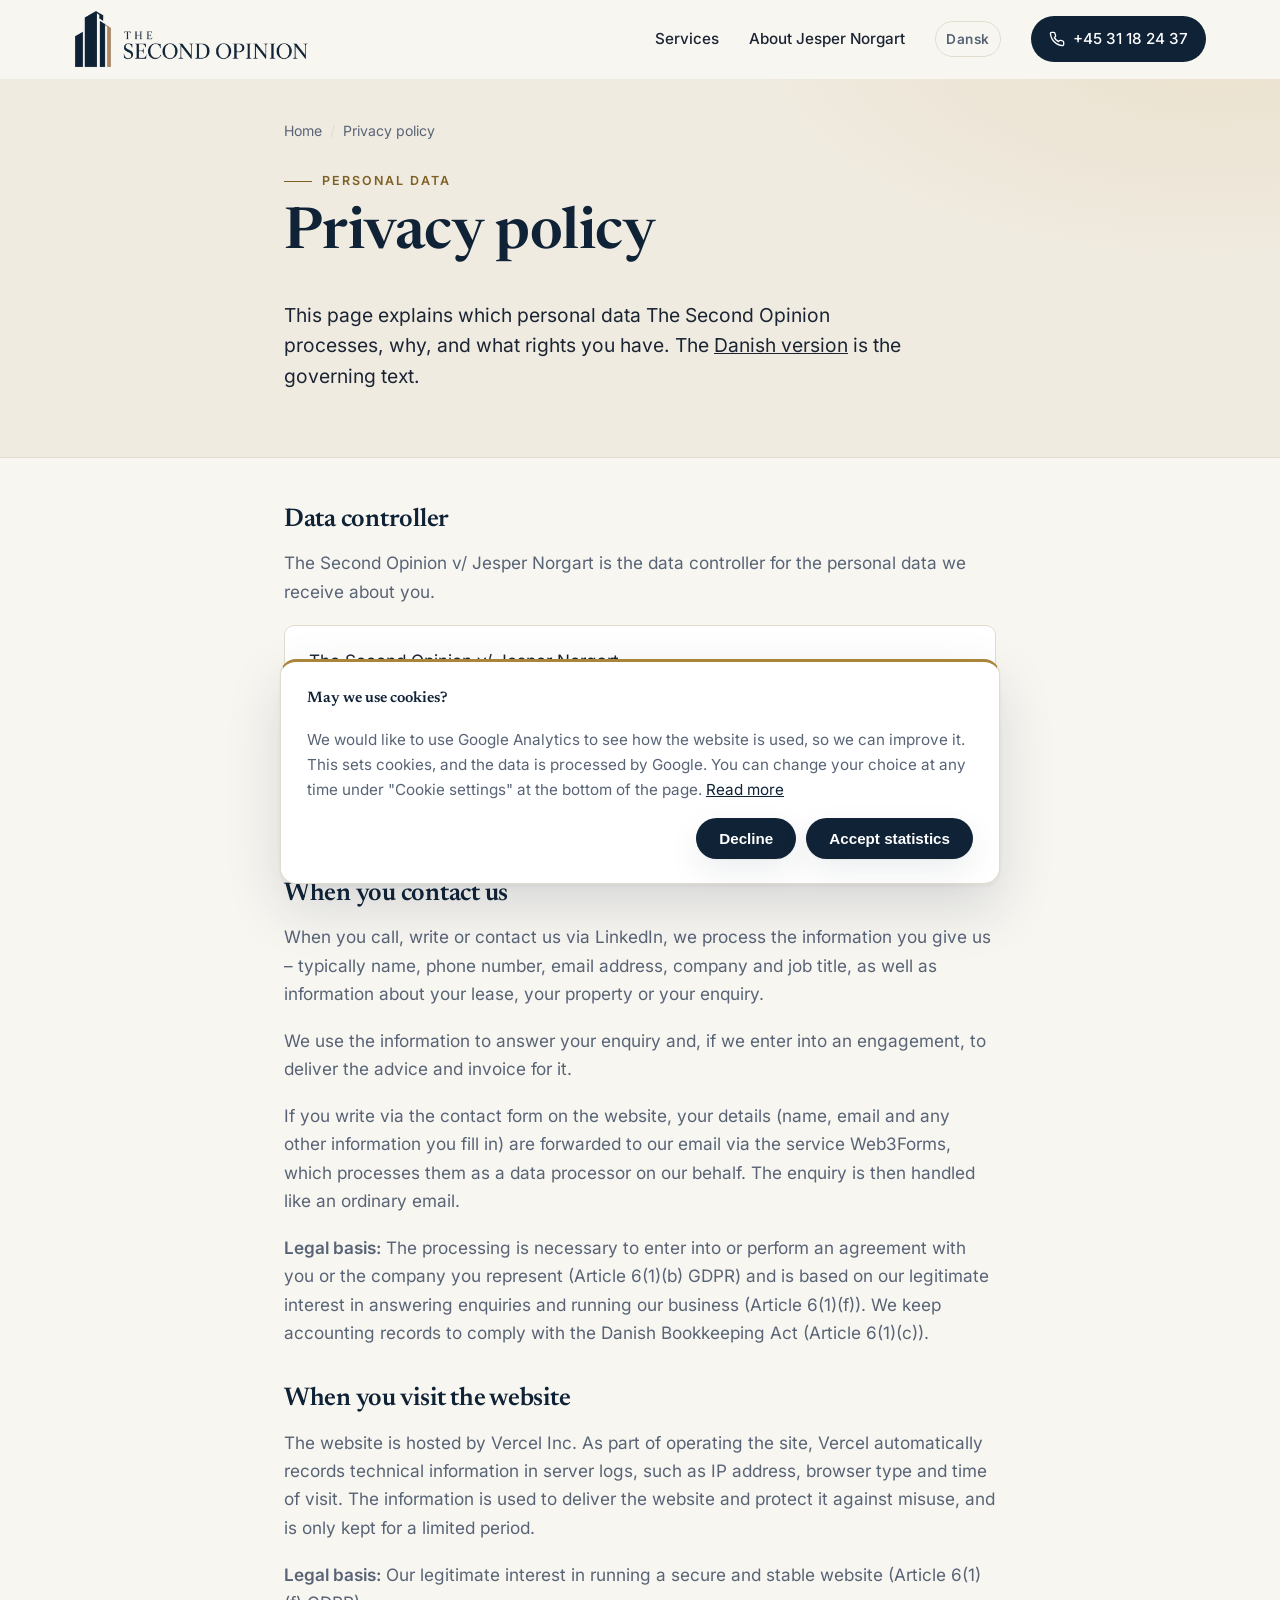
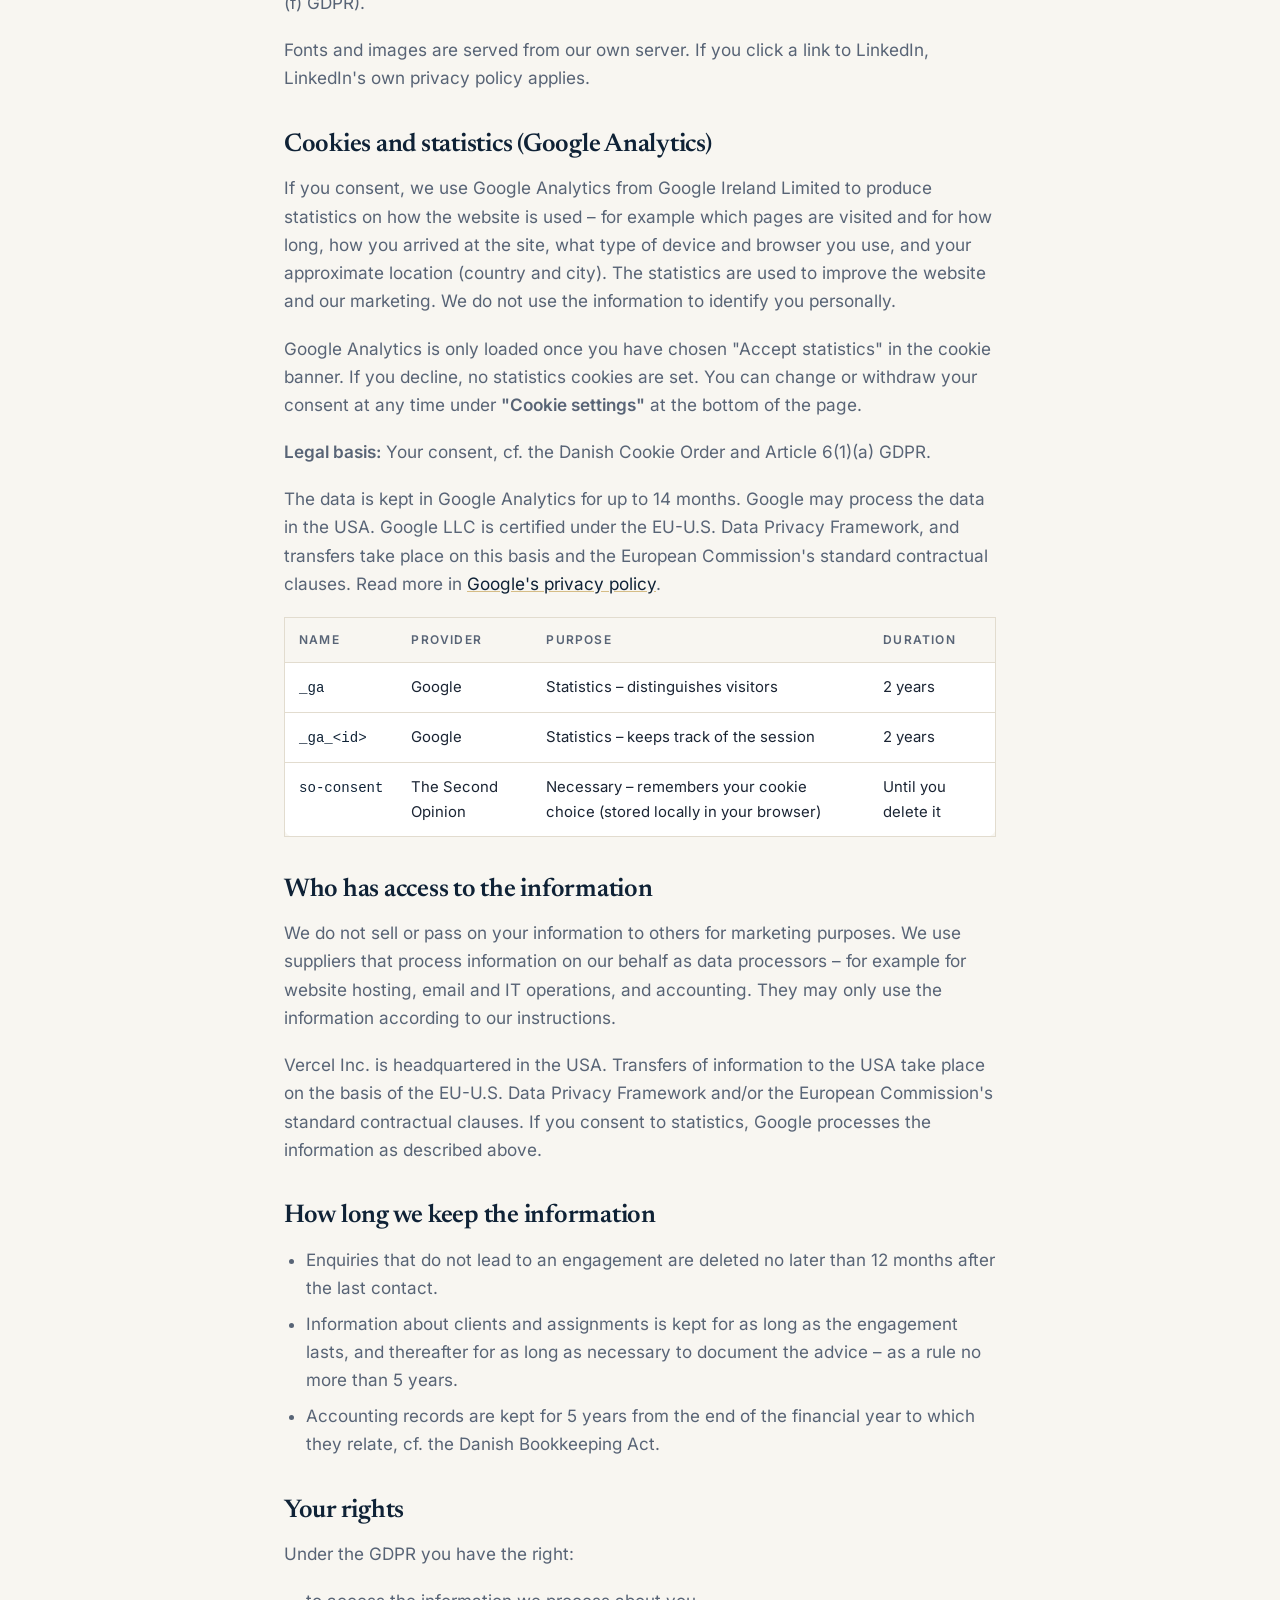
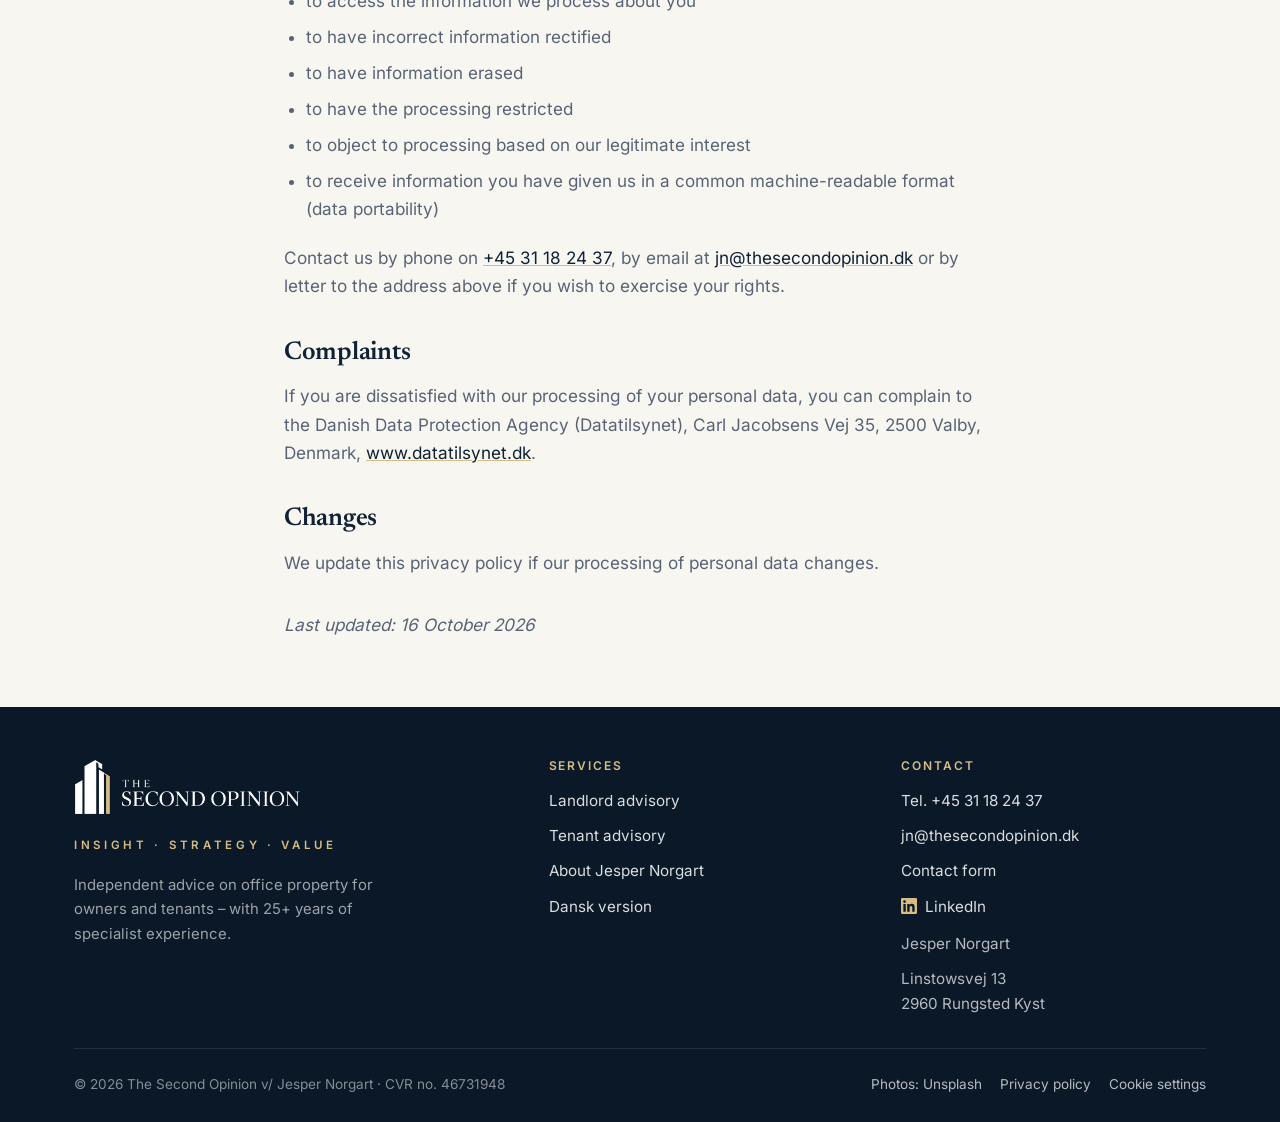
<file: privacy.html>
<!DOCTYPE html>
<html lang="en" data-ga-id="G-QYL03WX1NE">
<head>
  <meta charset="UTF-8" />
  <meta name="viewport" content="width=device-width, initial-scale=1.0" />
  <title>Privacy policy — The Second Opinion</title>
  <meta name="description" content="How The Second Opinion processes personal data when you contact us or visit the website." />
  <link rel="alternate" hreflang="da" href="https://thesecondopinion.dk/privatlivspolitik" />
  <link rel="alternate" hreflang="en" href="https://thesecondopinion.dk/privacy" />
  <link rel="canonical" href="https://thesecondopinion.dk/privacy" />
  <meta name="theme-color" content="#0f2236" />
  <meta property="og:type" content="website" />
  <meta property="og:locale" content="en_GB" />
  <meta property="og:site_name" content="The Second Opinion" />
  <meta property="og:title" content="Privacy policy — The Second Opinion" />
  <meta property="og:description" content="How The Second Opinion processes personal data when you contact us or visit the website." />
  <meta property="og:url" content="https://thesecondopinion.dk/privacy" />
  <meta property="og:image" content="https://thesecondopinion.dk/assets/og-image-en-v1.jpg" />
  <meta property="og:image:width" content="1200" />
  <meta property="og:image:height" content="630" />
  <meta name="twitter:card" content="summary_large_image" />
  <link rel="icon" type="image/png" sizes="32x32" href="/assets/favicon-32.png" />
  <link rel="icon" type="image/png" sizes="64x64" href="/assets/favicon-64.png" />
  <link rel="apple-touch-icon" href="/assets/apple-touch-icon.png" />
  <link rel="preload" href="/assets/fonts/inter-2.woff2" as="font" type="font/woff2" crossorigin />
  <link rel="preload" href="/assets/fonts/newsreader-6.woff2" as="font" type="font/woff2" crossorigin />
  <link rel="stylesheet" href="/style.min.css?v=2b2323ba" />
  <script>document.documentElement.classList.add('js');</script>

  <script type="application/ld+json">{"@context": "https://schema.org", "@graph": [{"@type": "ProfessionalService", "@id": "https://thesecondopinion.dk/#organization", "name": "The Second Opinion", "url": "https://thesecondopinion.dk/en", "description": "Independent advice on office property in Denmark for property owners and tenants – landlord advisory, tenant advisory, lease reviews and renegotiation, and office search. Over 25 years of specialist experience.", "telephone": "+4531182437", "email": "jn@thesecondopinion.dk", "founder": {"@id": "https://thesecondopinion.dk/om-jesper-norgart#jesper-norgart"}, "areaServed": {"@type": "Country", "name": "Denmark"}, "availableLanguage": ["da", "en"]}, {"@type": "WebPage", "@id": "https://thesecondopinion.dk/privacy", "url": "https://thesecondopinion.dk/privacy", "name": "Privacy policy — The Second Opinion", "inLanguage": "en", "about": {"@id": "https://thesecondopinion.dk/#organization"}}]}</script>
</head>
<body>
  <a class="skip-link" href="#content">Skip to content</a>

  <header class="site-header" id="site-header">
    <div class="wrap header-inner">
      <a href="/en" class="brand" aria-label="The Second Opinion – home"><img src="/assets/logo-v5.webp" width="406" height="100" alt="The Second Opinion" /></a>
      <nav class="main-nav" id="main-nav" aria-label="Main menu">
        <a href="/en#services">Services</a>
        <a href="/en#about">About Jesper Norgart</a>
        <a href="/" class="lang-switch" hreflang="da" lang="da">Dansk</a>
        <a href="tel:+4531182437" class="nav-cta"><svg viewBox="0 0 24 24" fill="none" stroke="currentColor" stroke-width="2" stroke-linecap="round" stroke-linejoin="round" aria-hidden="true"><path d="M22 16.92v3a2 2 0 0 1-2.18 2 19.79 19.79 0 0 1-8.63-3.07 19.5 19.5 0 0 1-6-6 19.79 19.79 0 0 1-3.07-8.67A2 2 0 0 1 4.11 2h3a2 2 0 0 1 2 1.72c.13.96.36 1.9.7 2.81a2 2 0 0 1-.45 2.11L8.09 9.91a16 16 0 0 0 6 6l1.27-1.27a2 2 0 0 1 2.11-.45c.91.34 1.85.57 2.81.7A2 2 0 0 1 22 16.92z"/></svg>+45 31 18 24 37</a>
      </nav>
      <button class="nav-toggle" id="nav-toggle" aria-label="Open menu" aria-expanded="false" aria-controls="main-nav">
        <span></span><span></span><span></span>
      </button>
    </div>
  </header>
  <main id="content">
    <section class="page-hero">
      <div class="wrap narrow">
        <ol class="breadcrumb" aria-label="Breadcrumb"><li><a href="/en">Home</a></li><li>Privacy policy</li></ol>
        <p class="eyebrow">Personal data</p>
        <h1>Privacy policy</h1>
        <p class="lead">This page explains which personal data The Second Opinion processes, why, and what rights you have. The <a href="/privatlivspolitik" hreflang="da" lang="da">Danish version</a> is the governing text.</p>
      </div>
    </section>

    <section class="section">
      <div class="wrap narrow prose legal">
        <h2>Data controller</h2>
        <p>The Second Opinion v/ Jesper Norgart is the data controller for the personal data we receive about you.</p>
        <p class="legal-contact">
          The Second Opinion v/ Jesper Norgart<br />
          CVR no. 46731948<br />
          Linstowsvej 13<br />
          2960 Rungsted Kyst, Denmark<br />
          Phone: <a href="tel:+4531182437">+45 31 18 24 37</a><br />
          Email: <a href="mailto:jn@thesecondopinion.dk">jn@thesecondopinion.dk</a>
        </p>

        <h2>When you contact us</h2>
        <p>When you call, write or contact us via LinkedIn, we process the information you give us – typically name, phone number, email address, company and job title, as well as information about your lease, your property or your enquiry.</p>
        <p>We use the information to answer your enquiry and, if we enter into an engagement, to deliver the advice and invoice for it.</p>
        <p id="contact-form">If you write via the contact form on the website, your details (name, email and any other information you fill in) are forwarded to our email via the service Web3Forms, which processes them as a data processor on our behalf. The enquiry is then handled like an ordinary email.</p>
        <p><strong>Legal basis:</strong> The processing is necessary to enter into or perform an agreement with you or the company you represent (Article 6(1)(b) GDPR) and is based on our legitimate interest in answering enquiries and running our business (Article 6(1)(f)). We keep accounting records to comply with the Danish Bookkeeping Act (Article 6(1)(c)).</p>

        <h2>When you visit the website</h2>
        <p>The website is hosted by Vercel Inc. As part of operating the site, Vercel automatically records technical information in server logs, such as IP address, browser type and time of visit. The information is used to deliver the website and protect it against misuse, and is only kept for a limited period.</p>
        <p><strong>Legal basis:</strong> Our legitimate interest in running a secure and stable website (Article 6(1)(f) GDPR).</p>
        <p>Fonts and images are served from our own server. If you click a link to LinkedIn, LinkedIn's own privacy policy applies.</p>

        <h2 id="cookies">Cookies and statistics (Google Analytics)</h2>
        <p>If you consent, we use Google Analytics from Google Ireland Limited to produce statistics on how the website is used – for example which pages are visited and for how long, how you arrived at the site, what type of device and browser you use, and your approximate location (country and city). The statistics are used to improve the website and our marketing. We do not use the information to identify you personally.</p>
        <p>Google Analytics is only loaded once you have chosen "Accept statistics" in the cookie banner. If you decline, no statistics cookies are set. You can change or withdraw your consent at any time under <strong>"Cookie settings"</strong> at the bottom of the page.</p>
        <p><strong>Legal basis:</strong> Your consent, cf. the Danish Cookie Order and Article 6(1)(a) GDPR.</p>
        <p>The data is kept in Google Analytics for up to 14 months. Google may process the data in the USA. Google LLC is certified under the EU-U.S. Data Privacy Framework, and transfers take place on this basis and the European Commission's standard contractual clauses. Read more in <a href="https://policies.google.com/privacy?hl=en" target="_blank" rel="noopener">Google's privacy policy</a>.</p>

        <div class="table-wrap">
          <table class="cookie-table">
            <thead>
              <tr><th>Name</th><th>Provider</th><th>Purpose</th><th>Duration</th></tr>
            </thead>
            <tbody>
              <tr><td><code>_ga</code></td><td>Google</td><td>Statistics – distinguishes visitors</td><td>2 years</td></tr>
              <tr><td><code>_ga_&lt;id&gt;</code></td><td>Google</td><td>Statistics – keeps track of the session</td><td>2 years</td></tr>
              <tr><td><code>so-consent</code></td><td>The Second Opinion</td><td>Necessary – remembers your cookie choice (stored locally in your browser)</td><td>Until you delete it</td></tr>
            </tbody>
          </table>
        </div>

        <h2>Who has access to the information</h2>
        <p>We do not sell or pass on your information to others for marketing purposes. We use suppliers that process information on our behalf as data processors – for example for website hosting, email and IT operations, and accounting. They may only use the information according to our instructions.</p>
        <p>Vercel Inc. is headquartered in the USA. Transfers of information to the USA take place on the basis of the EU-U.S. Data Privacy Framework and/or the European Commission's standard contractual clauses. If you consent to statistics, Google processes the information as described above.</p>

        <h2>How long we keep the information</h2>
        <ul class="legal-list">
          <li>Enquiries that do not lead to an engagement are deleted no later than 12 months after the last contact.</li>
          <li>Information about clients and assignments is kept for as long as the engagement lasts, and thereafter for as long as necessary to document the advice – as a rule no more than 5 years.</li>
          <li>Accounting records are kept for 5 years from the end of the financial year to which they relate, cf. the Danish Bookkeeping Act.</li>
        </ul>

        <h2>Your rights</h2>
        <p>Under the GDPR you have the right:</p>
        <ul class="legal-list">
          <li>to access the information we process about you</li>
          <li>to have incorrect information rectified</li>
          <li>to have information erased</li>
          <li>to have the processing restricted</li>
          <li>to object to processing based on our legitimate interest</li>
          <li>to receive information you have given us in a common machine-readable format (data portability)</li>
        </ul>
        <p>Contact us by phone on <a href="tel:+4531182437">+45 31 18 24 37</a>, by email at <a href="mailto:jn@thesecondopinion.dk">jn@thesecondopinion.dk</a> or by letter to the address above if you wish to exercise your rights.</p>

        <h2>Complaints</h2>
        <p>If you are dissatisfied with our processing of your personal data, you can complain to the Danish Data Protection Agency (Datatilsynet), Carl Jacobsens Vej 35, 2500 Valby, Denmark, <a href="https://www.datatilsynet.dk/english" target="_blank" rel="noopener">www.datatilsynet.dk</a>.</p>

        <h2>Changes</h2>
        <p>We update this privacy policy if our processing of personal data changes.</p>
        <p class="legal-updated">Last updated: 16 October 2026</p>
      </div>
    </section>
  </main>

  <footer class="site-footer">
    <div class="wrap">
      <div class="footer-grid">
        <div>
          <a href="/en" class="brand brand-footer" aria-label="The Second Opinion – home"><img src="/assets/logo-v5-light.webp" width="406" height="100" alt="The Second Opinion" loading="lazy" /></a>
          <p class="footer-tagline">Insight · Strategy · Value</p>
          <p class="footer-about">Independent advice on office property for owners and tenants – with 25+ years of specialist experience.</p>
        </div>
        <div>
          <h2>Services</h2>
          <ul class="footer-links">
            <li><a href="/en#owners">Landlord advisory</a></li>
            <li><a href="/en#tenants">Tenant advisory</a></li>
            <li><a href="/en#about">About Jesper Norgart</a></li><li><a href="/" hreflang="da" lang="da">Dansk version</a></li>
          </ul>
        </div>
        <div>
          <h2>Contact</h2>
          <ul class="footer-links">
            <li><a href="tel:+4531182437">Tel. +45 31 18 24 37</a></li>
            <li><a href="mailto:jn@thesecondopinion.dk">jn@thesecondopinion.dk</a></li>
            <li><a href="/contact">Contact form</a></li>
            <li><a class="li-link" href="https://www.linkedin.com/in/norgart" target="_blank" rel="noopener"><svg viewBox="0 0 24 24" fill="currentColor" aria-hidden="true"><path d="M20.45 20.45h-3.56v-5.57c0-1.33-.03-3.04-1.85-3.04-1.85 0-2.14 1.45-2.14 2.94v5.67H9.35V9h3.41v1.56h.05c.48-.9 1.64-1.85 3.37-1.85 3.6 0 4.27 2.37 4.27 5.46v6.28zM5.34 7.43a2.06 2.06 0 1 1 0-4.13 2.06 2.06 0 0 1 0 4.13zM7.12 20.45H3.56V9h3.56v11.45zM22.22 0H1.77C.79 0 0 .77 0 1.73v20.54C0 23.23.79 24 1.77 24h20.45c.98 0 1.78-.77 1.78-1.73V1.73C24 .77 23.2 0 22.22 0z"/></svg>LinkedIn</a></li>
            <li>Jesper Norgart</li>
            <li>Linstowsvej 13<br />2960 Rungsted Kyst</li>
          </ul>
        </div>
      </div>
      <div class="footer-bottom">
        <span>© <span id="year">2026</span> The Second Opinion v/ Jesper Norgart · CVR no. 46731948</span>
        <span class="footer-legal"><a href="https://unsplash.com" target="_blank" rel="noopener" title="Photos: Frederik Wordenskjold, Nikolai Kolosov, JIRAN FAMILY and Mads Eneqvist via Unsplash">Photos: Unsplash</a>
          <a href="/privacy">Privacy policy</a><button type="button" class="link-button" data-cookie-settings hidden>Cookie settings</button></span>
      </div>
    </div>
  </footer>

  <script src="/src/main.js" defer></script>
</body>
</html>
</file>
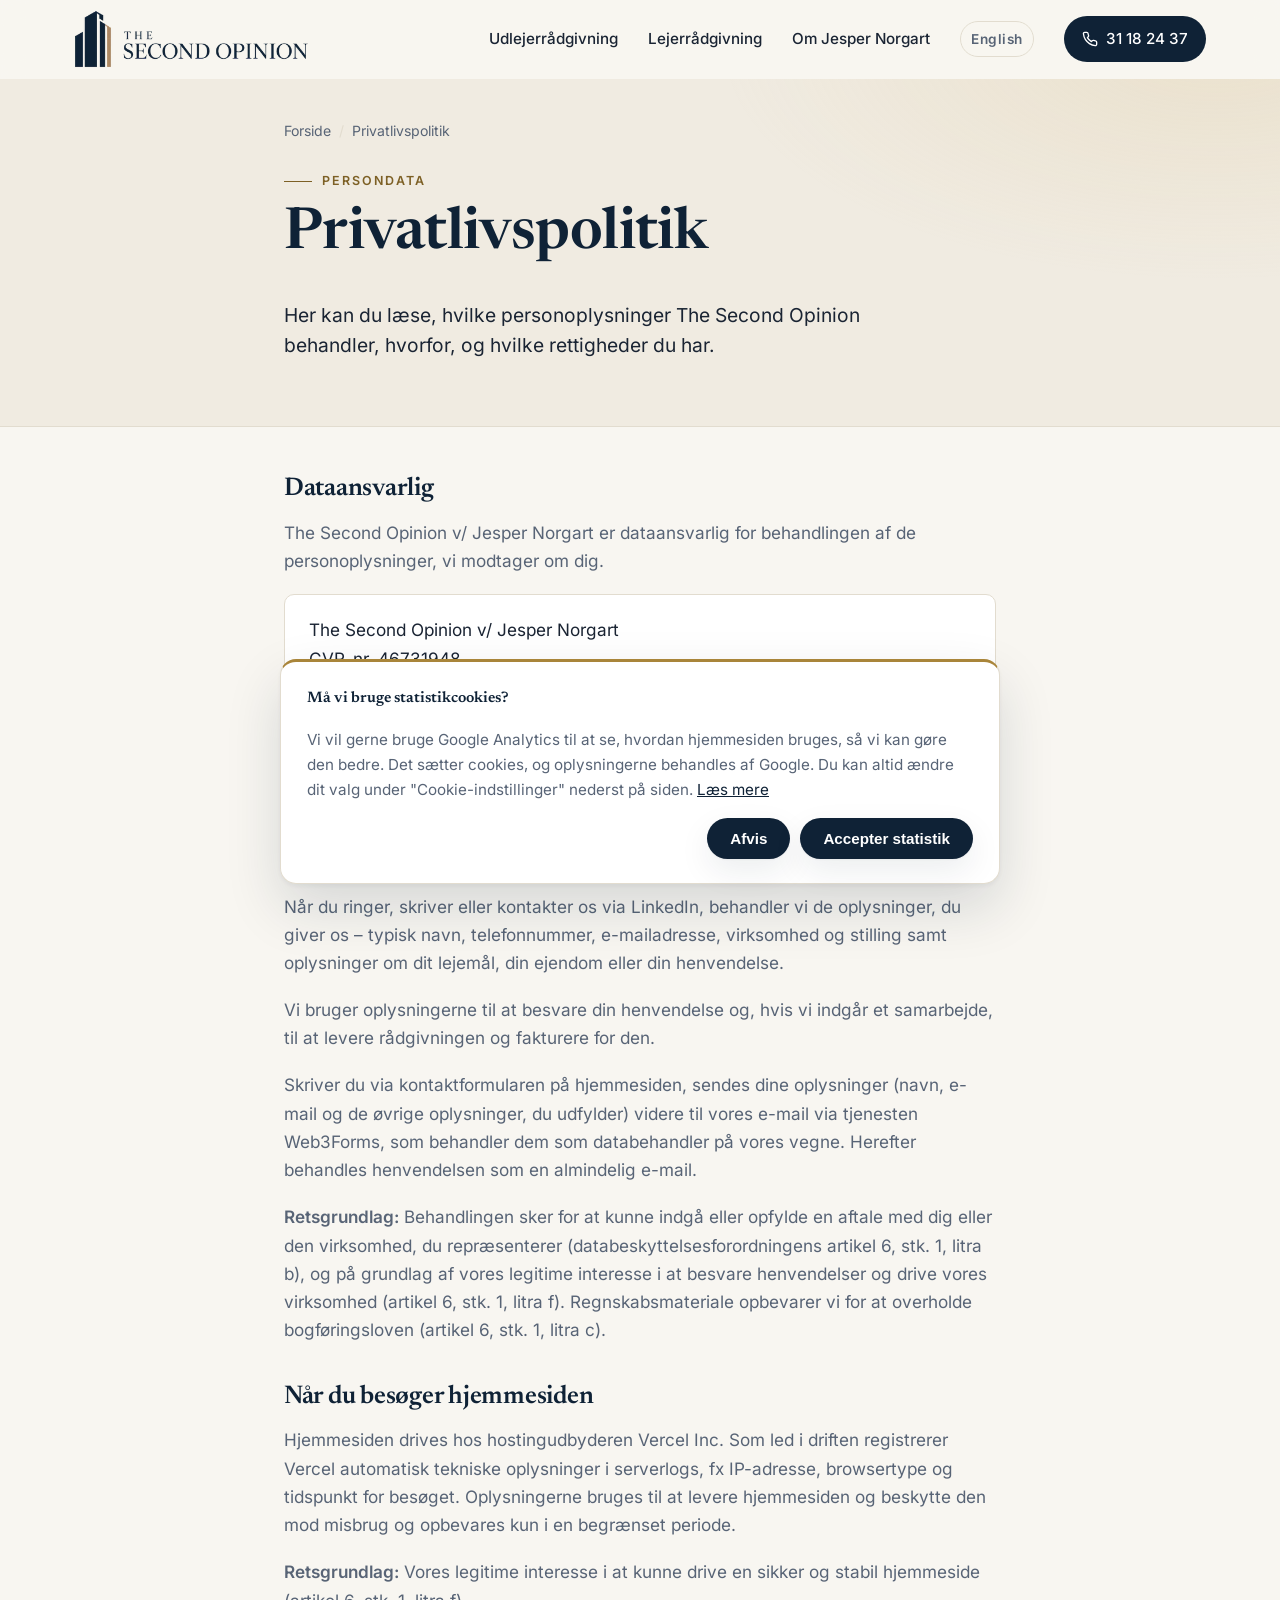
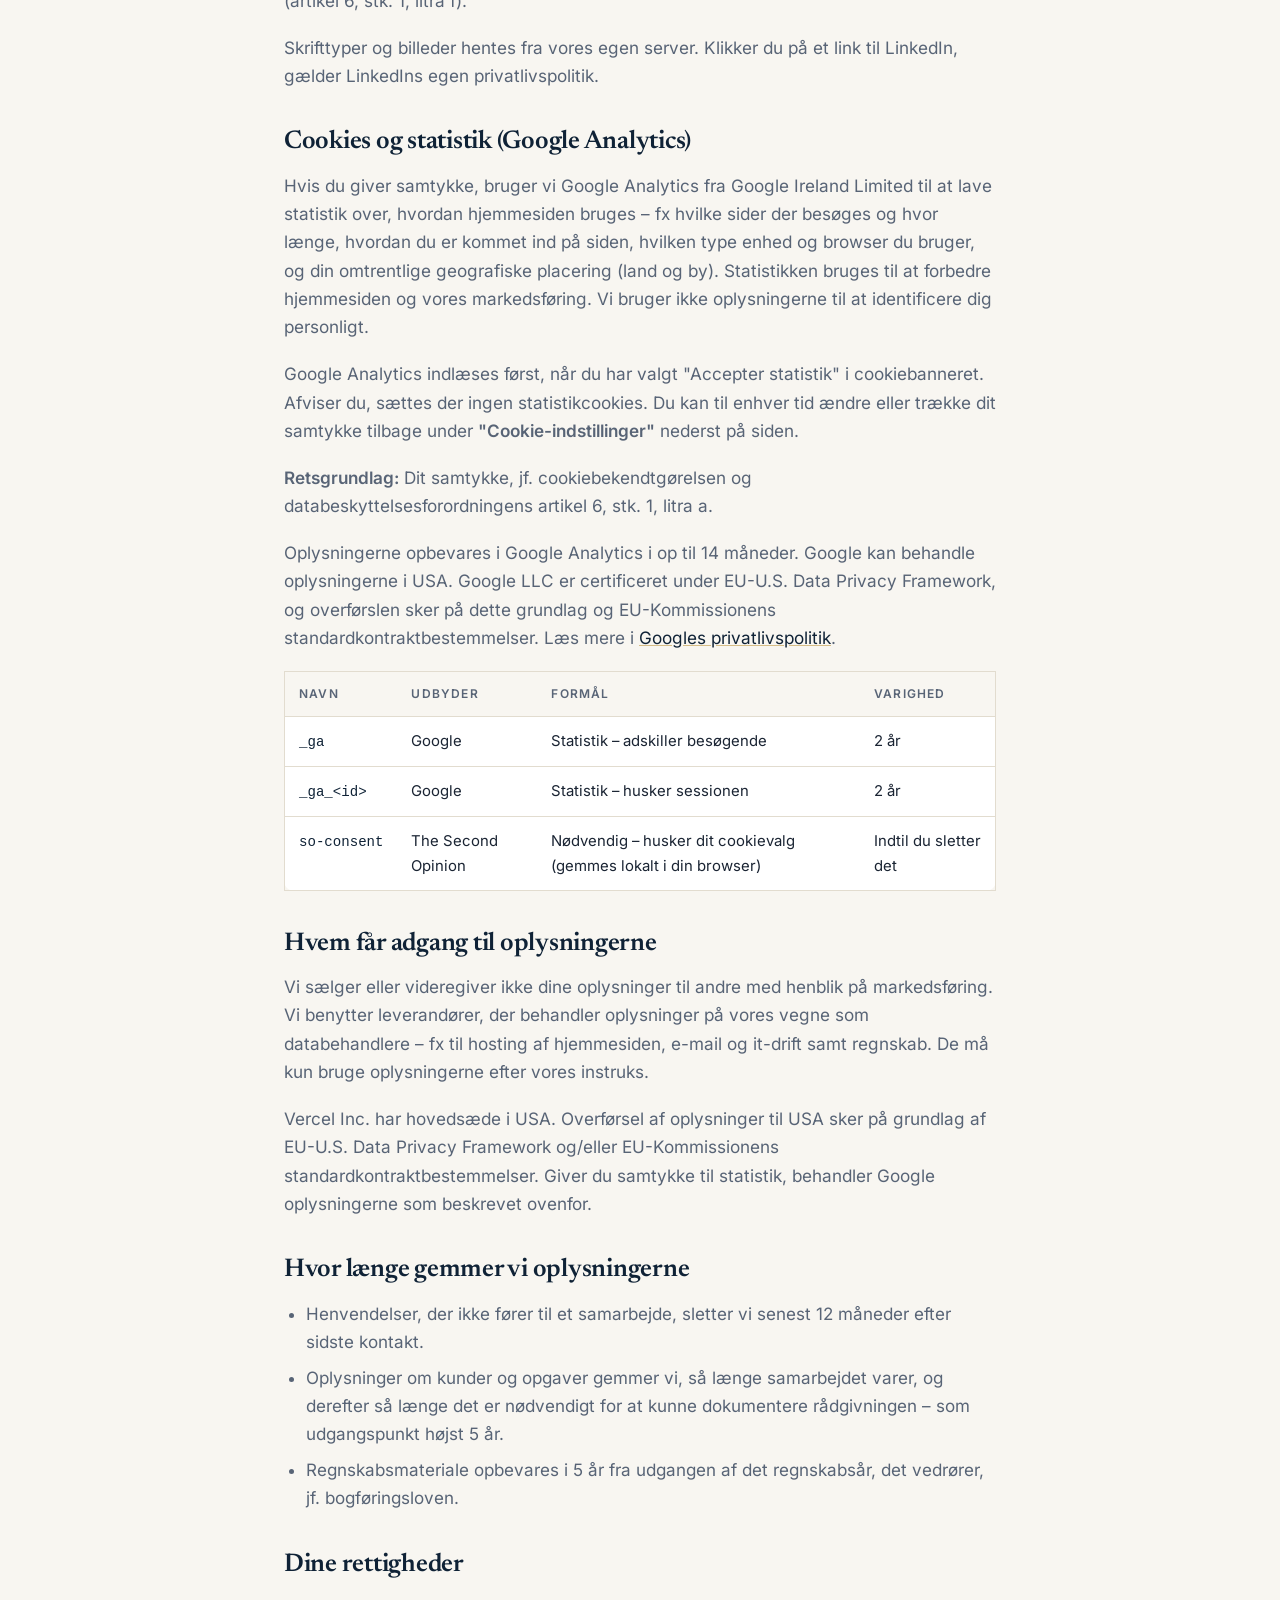
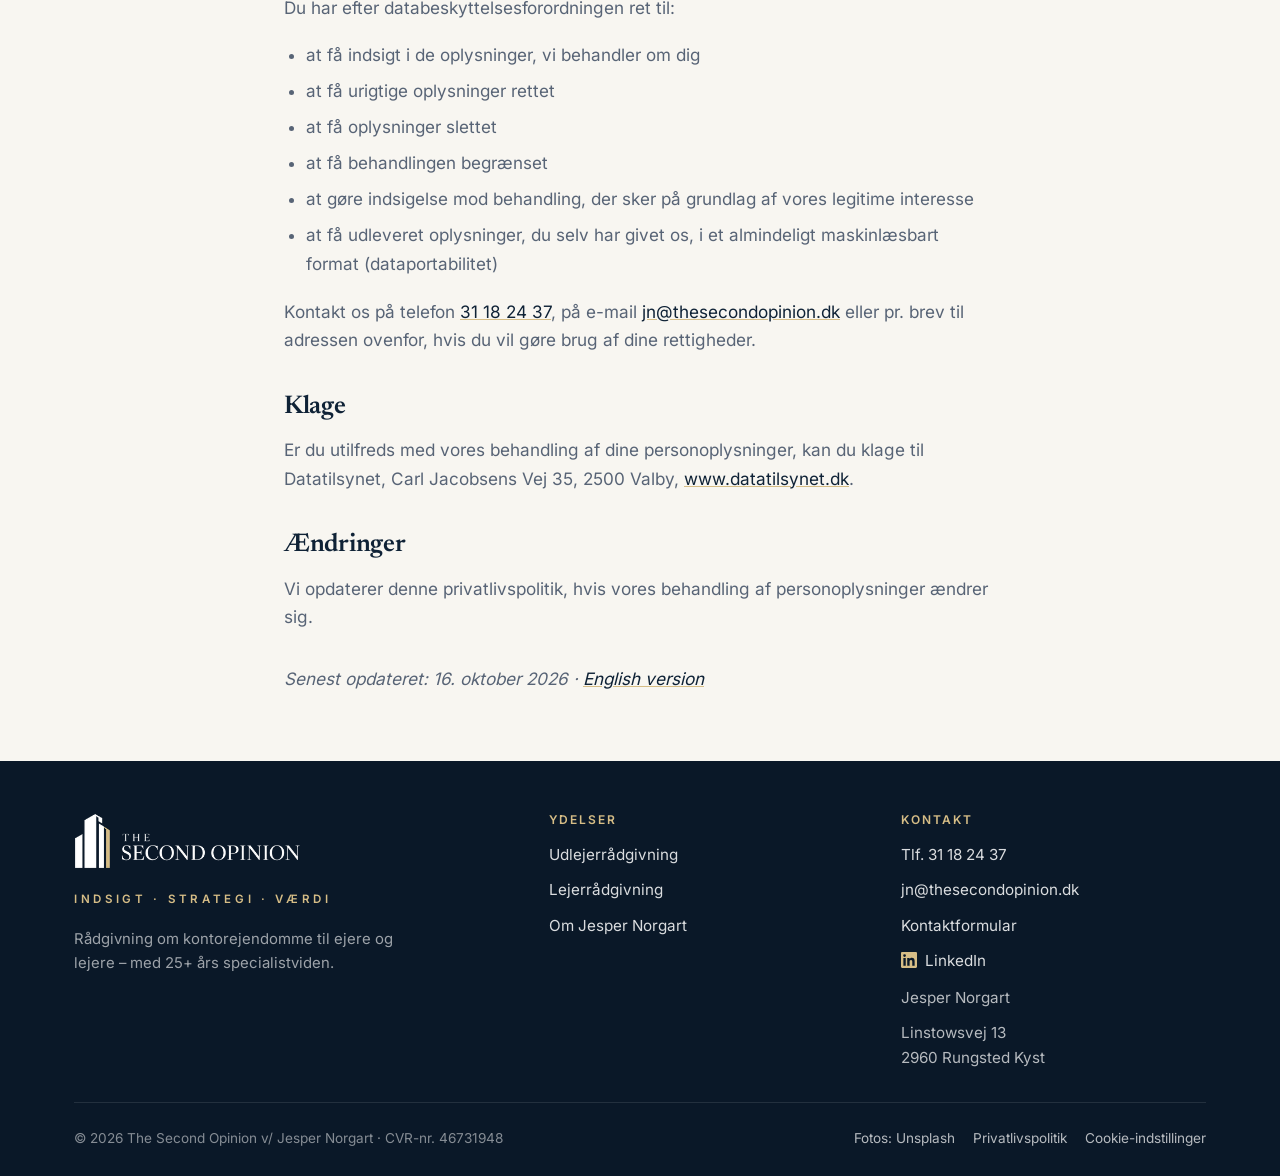
<file: privatlivspolitik.html>
<!DOCTYPE html>
<html lang="da" data-ga-id="G-QYL03WX1NE">
<head>
  <meta charset="UTF-8" />
  <meta name="viewport" content="width=device-width, initial-scale=1.0" />
  <title>Privatlivspolitik — The Second Opinion</title>
  <meta name="description" content="Sådan behandler The Second Opinion personoplysninger, når du kontakter os eller besøger hjemmesiden." />
  <link rel="canonical" href="https://thesecondopinion.dk/privatlivspolitik" />
  <meta name="theme-color" content="#0f2236" />
  <meta property="og:type" content="website" />
  <meta property="og:locale" content="da_DK" />
  <meta property="og:site_name" content="The Second Opinion" />
  <meta property="og:title" content="Privatlivspolitik — The Second Opinion" />
  <meta property="og:description" content="Sådan behandler The Second Opinion personoplysninger, når du kontakter os eller besøger hjemmesiden." />
  <meta property="og:url" content="https://thesecondopinion.dk/privatlivspolitik" />
  <meta property="og:image" content="https://thesecondopinion.dk/assets/og-image-v10.jpg" />
  <meta property="og:image:width" content="1200" />
  <meta property="og:image:height" content="630" />
  <meta name="twitter:card" content="summary_large_image" />
  <link rel="icon" type="image/png" sizes="32x32" href="/assets/favicon-32.png" />
  <link rel="icon" type="image/png" sizes="64x64" href="/assets/favicon-64.png" />
  <link rel="apple-touch-icon" href="/assets/apple-touch-icon.png" />
  <link rel="preload" href="/assets/fonts/inter-2.woff2" as="font" type="font/woff2" crossorigin />
  <link rel="preload" href="/assets/fonts/newsreader-6.woff2" as="font" type="font/woff2" crossorigin />
  <link rel="stylesheet" href="/style.min.css?v=2b2323ba" />
  <script>document.documentElement.classList.add('js');</script>
  <link rel="alternate" hreflang="da" href="https://thesecondopinion.dk/privatlivspolitik" />
  <link rel="alternate" hreflang="en" href="https://thesecondopinion.dk/privacy" />
</head>
<body>
  <a class="skip-link" href="#indhold">Spring til indhold</a>

  <header class="site-header" id="site-header">
    <div class="wrap header-inner">
      <a href="/" class="brand" aria-label="The Second Opinion – forside"><img src="/assets/logo-v5.webp" width="406" height="100" alt="The Second Opinion" /></a>
      <nav class="main-nav" id="main-nav" aria-label="Hovedmenu">
        <a href="/udlejerraadgivning">Udlejerrådgivning</a>
        <a href="/lejerraadgivning">Lejerrådgivning</a>
        <a href="/om-jesper-norgart">Om Jesper Norgart</a>
        <a href="/en" class="lang-switch" hreflang="en" lang="en">English</a>
        <a href="tel:+4531182437" class="nav-cta"><svg viewBox="0 0 24 24" fill="none" stroke="currentColor" stroke-width="2" stroke-linecap="round" stroke-linejoin="round" aria-hidden="true"><path d="M22 16.92v3a2 2 0 0 1-2.18 2 19.79 19.79 0 0 1-8.63-3.07 19.5 19.5 0 0 1-6-6 19.79 19.79 0 0 1-3.07-8.67A2 2 0 0 1 4.11 2h3a2 2 0 0 1 2 1.72c.13.96.36 1.9.7 2.81a2 2 0 0 1-.45 2.11L8.09 9.91a16 16 0 0 0 6 6l1.27-1.27a2 2 0 0 1 2.11-.45c.91.34 1.85.57 2.81.7A2 2 0 0 1 22 16.92z"/></svg>31 18 24 37</a>
      </nav>
      <button class="nav-toggle" id="nav-toggle" aria-label="Åbn menu" aria-expanded="false" aria-controls="main-nav">
        <span></span><span></span><span></span>
      </button>
    </div>
  </header>

  <main id="indhold">
    <section class="page-hero">
      <div class="wrap narrow">
        <ol class="breadcrumb" aria-label="Brødkrummer"><li><a href="/">Forside</a></li><li>Privatlivspolitik</li></ol>
        <p class="eyebrow">Persondata</p>
        <h1>Privatlivspolitik</h1>
        <p class="lead">Her kan du læse, hvilke personoplysninger The Second Opinion behandler, hvorfor, og hvilke rettigheder du har.</p>
      </div>
    </section>

    <section class="section">
      <div class="wrap narrow prose legal">
        <h2>Dataansvarlig</h2>
        <p>The Second Opinion v/ Jesper Norgart er dataansvarlig for behandlingen af de personoplysninger, vi modtager om dig.</p>
        <p class="legal-contact">
          The Second Opinion v/ Jesper Norgart<br />
          CVR-nr. 46731948<br />
          Linstowsvej 13<br />
          2960 Rungsted Kyst<br />
          Telefon: <a href="tel:+4531182437">31 18 24 37</a><br />
          E-mail: <a href="mailto:jn@thesecondopinion.dk">jn@thesecondopinion.dk</a>
        </p>

        <h2>Når du kontakter os</h2>
        <p>Når du ringer, skriver eller kontakter os via LinkedIn, behandler vi de oplysninger, du giver os – typisk navn, telefonnummer, e-mailadresse, virksomhed og stilling samt oplysninger om dit lejemål, din ejendom eller din henvendelse.</p>
        <p>Vi bruger oplysningerne til at besvare din henvendelse og, hvis vi indgår et samarbejde, til at levere rådgivningen og fakturere for den.</p>
        <p id="kontaktformular">Skriver du via kontaktformularen på hjemmesiden, sendes dine oplysninger (navn, e-mail og de øvrige oplysninger, du udfylder) videre til vores e-mail via tjenesten Web3Forms, som behandler dem som databehandler på vores vegne. Herefter behandles henvendelsen som en almindelig e-mail.</p>
        <p><strong>Retsgrundlag:</strong> Behandlingen sker for at kunne indgå eller opfylde en aftale med dig eller den virksomhed, du repræsenterer (databeskyttelsesforordningens artikel 6, stk. 1, litra b), og på grundlag af vores legitime interesse i at besvare henvendelser og drive vores virksomhed (artikel 6, stk. 1, litra f). Regnskabsmateriale opbevarer vi for at overholde bogføringsloven (artikel 6, stk. 1, litra c).</p>

        <h2>Når du besøger hjemmesiden</h2>
        <p>Hjemmesiden drives hos hostingudbyderen Vercel Inc. Som led i driften registrerer Vercel automatisk tekniske oplysninger i serverlogs, fx IP-adresse, browsertype og tidspunkt for besøget. Oplysningerne bruges til at levere hjemmesiden og beskytte den mod misbrug og opbevares kun i en begrænset periode.</p>
        <p><strong>Retsgrundlag:</strong> Vores legitime interesse i at kunne drive en sikker og stabil hjemmeside (artikel 6, stk. 1, litra f).</p>
        <p>Skrifttyper og billeder hentes fra vores egen server. Klikker du på et link til LinkedIn, gælder LinkedIns egen privatlivspolitik.</p>

        <h2 id="cookies">Cookies og statistik (Google Analytics)</h2>
        <p>Hvis du giver samtykke, bruger vi Google Analytics fra Google Ireland Limited til at lave statistik over, hvordan hjemmesiden bruges – fx hvilke sider der besøges og hvor længe, hvordan du er kommet ind på siden, hvilken type enhed og browser du bruger, og din omtrentlige geografiske placering (land og by). Statistikken bruges til at forbedre hjemmesiden og vores markedsføring. Vi bruger ikke oplysningerne til at identificere dig personligt.</p>
        <p>Google Analytics indlæses først, når du har valgt "Accepter statistik" i cookiebanneret. Afviser du, sættes der ingen statistikcookies. Du kan til enhver tid ændre eller trække dit samtykke tilbage under <strong>"Cookie-indstillinger"</strong> nederst på siden.</p>
        <p><strong>Retsgrundlag:</strong> Dit samtykke, jf. cookiebekendtgørelsen og databeskyttelsesforordningens artikel 6, stk. 1, litra a.</p>
        <p>Oplysningerne opbevares i Google Analytics i op til 14 måneder. Google kan behandle oplysningerne i USA. Google LLC er certificeret under EU-U.S. Data Privacy Framework, og overførslen sker på dette grundlag og EU-Kommissionens standardkontraktbestemmelser. Læs mere i <a href="https://policies.google.com/privacy?hl=da" target="_blank" rel="noopener">Googles privatlivspolitik</a>.</p>

        <div class="table-wrap">
          <table class="cookie-table">
            <thead>
              <tr><th>Navn</th><th>Udbyder</th><th>Formål</th><th>Varighed</th></tr>
            </thead>
            <tbody>
              <tr><td><code>_ga</code></td><td>Google</td><td>Statistik – adskiller besøgende</td><td>2 år</td></tr>
              <tr><td><code>_ga_&lt;id&gt;</code></td><td>Google</td><td>Statistik – husker sessionen</td><td>2 år</td></tr>
              <tr><td><code>so-consent</code></td><td>The Second Opinion</td><td>Nødvendig – husker dit cookievalg (gemmes lokalt i din browser)</td><td>Indtil du sletter det</td></tr>
            </tbody>
          </table>
        </div>

        <h2>Hvem får adgang til oplysningerne</h2>
        <p>Vi sælger eller videregiver ikke dine oplysninger til andre med henblik på markedsføring. Vi benytter leverandører, der behandler oplysninger på vores vegne som databehandlere – fx til hosting af hjemmesiden, e-mail og it-drift samt regnskab. De må kun bruge oplysningerne efter vores instruks.</p>
        <p>Vercel Inc. har hovedsæde i USA. Overførsel af oplysninger til USA sker på grundlag af EU-U.S. Data Privacy Framework og/eller EU-Kommissionens standardkontraktbestemmelser. Giver du samtykke til statistik, behandler Google oplysningerne som beskrevet ovenfor.</p>

        <h2>Hvor længe gemmer vi oplysningerne</h2>
        <ul class="legal-list">
          <li>Henvendelser, der ikke fører til et samarbejde, sletter vi senest 12 måneder efter sidste kontakt.</li>
          <li>Oplysninger om kunder og opgaver gemmer vi, så længe samarbejdet varer, og derefter så længe det er nødvendigt for at kunne dokumentere rådgivningen – som udgangspunkt højst 5 år.</li>
          <li>Regnskabsmateriale opbevares i 5 år fra udgangen af det regnskabsår, det vedrører, jf. bogføringsloven.</li>
        </ul>

        <h2>Dine rettigheder</h2>
        <p>Du har efter databeskyttelsesforordningen ret til:</p>
        <ul class="legal-list">
          <li>at få indsigt i de oplysninger, vi behandler om dig</li>
          <li>at få urigtige oplysninger rettet</li>
          <li>at få oplysninger slettet</li>
          <li>at få behandlingen begrænset</li>
          <li>at gøre indsigelse mod behandling, der sker på grundlag af vores legitime interesse</li>
          <li>at få udleveret oplysninger, du selv har givet os, i et almindeligt maskinlæsbart format (dataportabilitet)</li>
        </ul>
        <p>Kontakt os på telefon <a href="tel:+4531182437">31 18 24 37</a>, på e-mail <a href="mailto:jn@thesecondopinion.dk">jn@thesecondopinion.dk</a> eller pr. brev til adressen ovenfor, hvis du vil gøre brug af dine rettigheder.</p>

        <h2>Klage</h2>
        <p>Er du utilfreds med vores behandling af dine personoplysninger, kan du klage til Datatilsynet, Carl Jacobsens Vej 35, 2500 Valby, <a href="https://www.datatilsynet.dk" target="_blank" rel="noopener">www.datatilsynet.dk</a>.</p>

        <h2>Ændringer</h2>
        <p>Vi opdaterer denne privatlivspolitik, hvis vores behandling af personoplysninger ændrer sig.</p>
        <p class="legal-updated">Senest opdateret: 16. oktober 2026 · <a href="/privacy" hreflang="en" lang="en">English version</a></p>
      </div>
    </section>
  </main>

  <footer class="site-footer">
    <div class="wrap">
      <div class="footer-grid">
        <div>
          <a href="/" class="brand brand-footer" aria-label="The Second Opinion – forside"><img src="/assets/logo-v5-light.webp" width="406" height="100" alt="The Second Opinion" loading="lazy" /></a>
          <p class="footer-tagline">Indsigt · Strategi · Værdi</p>
          <p class="footer-about">Rådgivning om kontorejendomme til ejere og lejere – med 25+ års specialistviden.</p>
        </div>
        <div>
          <h2>Ydelser</h2>
          <ul class="footer-links">
            <li><a href="/udlejerraadgivning">Udlejerrådgivning</a></li>
            <li><a href="/lejerraadgivning">Lejerrådgivning</a></li>
            <li><a href="/om-jesper-norgart">Om Jesper Norgart</a></li>
          </ul>
        </div>
        <div>
          <h2>Kontakt</h2>
          <ul class="footer-links">
            <li><a href="tel:+4531182437">Tlf. 31 18 24 37</a></li>
            <li><a href="mailto:jn@thesecondopinion.dk">jn@thesecondopinion.dk</a></li>
            <li><a href="/kontakt">Kontaktformular</a></li>
            <li><a class="li-link" href="https://www.linkedin.com/in/norgart" target="_blank" rel="noopener"><svg viewBox="0 0 24 24" fill="currentColor" aria-hidden="true"><path d="M20.45 20.45h-3.56v-5.57c0-1.33-.03-3.04-1.85-3.04-1.85 0-2.14 1.45-2.14 2.94v5.67H9.35V9h3.41v1.56h.05c.48-.9 1.64-1.85 3.37-1.85 3.6 0 4.27 2.37 4.27 5.46v6.28zM5.34 7.43a2.06 2.06 0 1 1 0-4.13 2.06 2.06 0 0 1 0 4.13zM7.12 20.45H3.56V9h3.56v11.45zM22.22 0H1.77C.79 0 0 .77 0 1.73v20.54C0 23.23.79 24 1.77 24h20.45c.98 0 1.78-.77 1.78-1.73V1.73C24 .77 23.2 0 22.22 0z"/></svg>LinkedIn</a></li>
            <li>Jesper Norgart</li>
            <li>Linstowsvej 13<br />2960 Rungsted Kyst</li>
          </ul>
        </div>
      </div>
      <div class="footer-bottom">
        <span>© <span id="year">2026</span> The Second Opinion v/ Jesper Norgart · CVR-nr. 46731948</span>
        <span class="footer-legal"><a href="https://unsplash.com" target="_blank" rel="noopener" title="Fotos: Frederik Wordenskjold, Nikolai Kolosov, JIRAN FAMILY og Mads Eneqvist via Unsplash">Fotos: Unsplash</a>
          <a href="/privatlivspolitik">Privatlivspolitik</a><button type="button" class="link-button" data-cookie-settings hidden>Cookie-indstillinger</button></span>
      </div>
    </div>
  </footer>

  <script src="/src/main.js" defer></script>
</body>
</html>
</file>
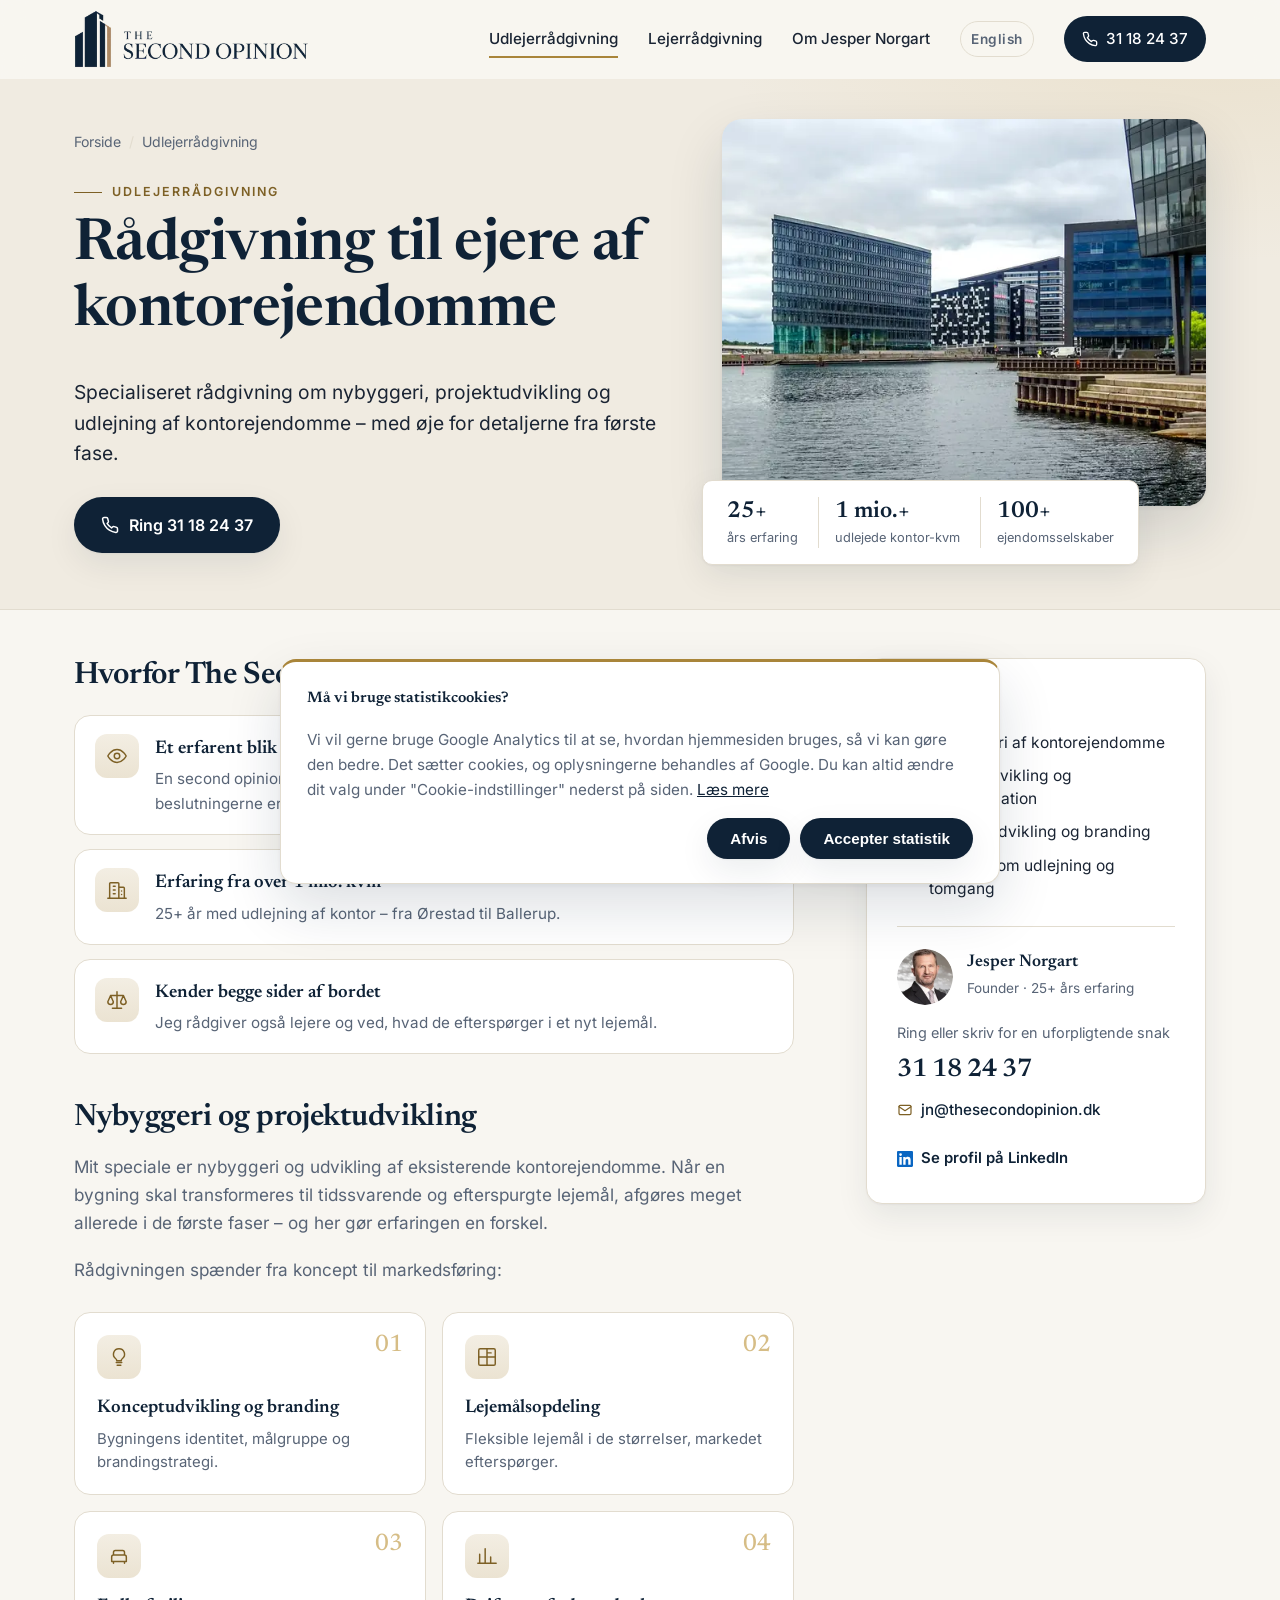
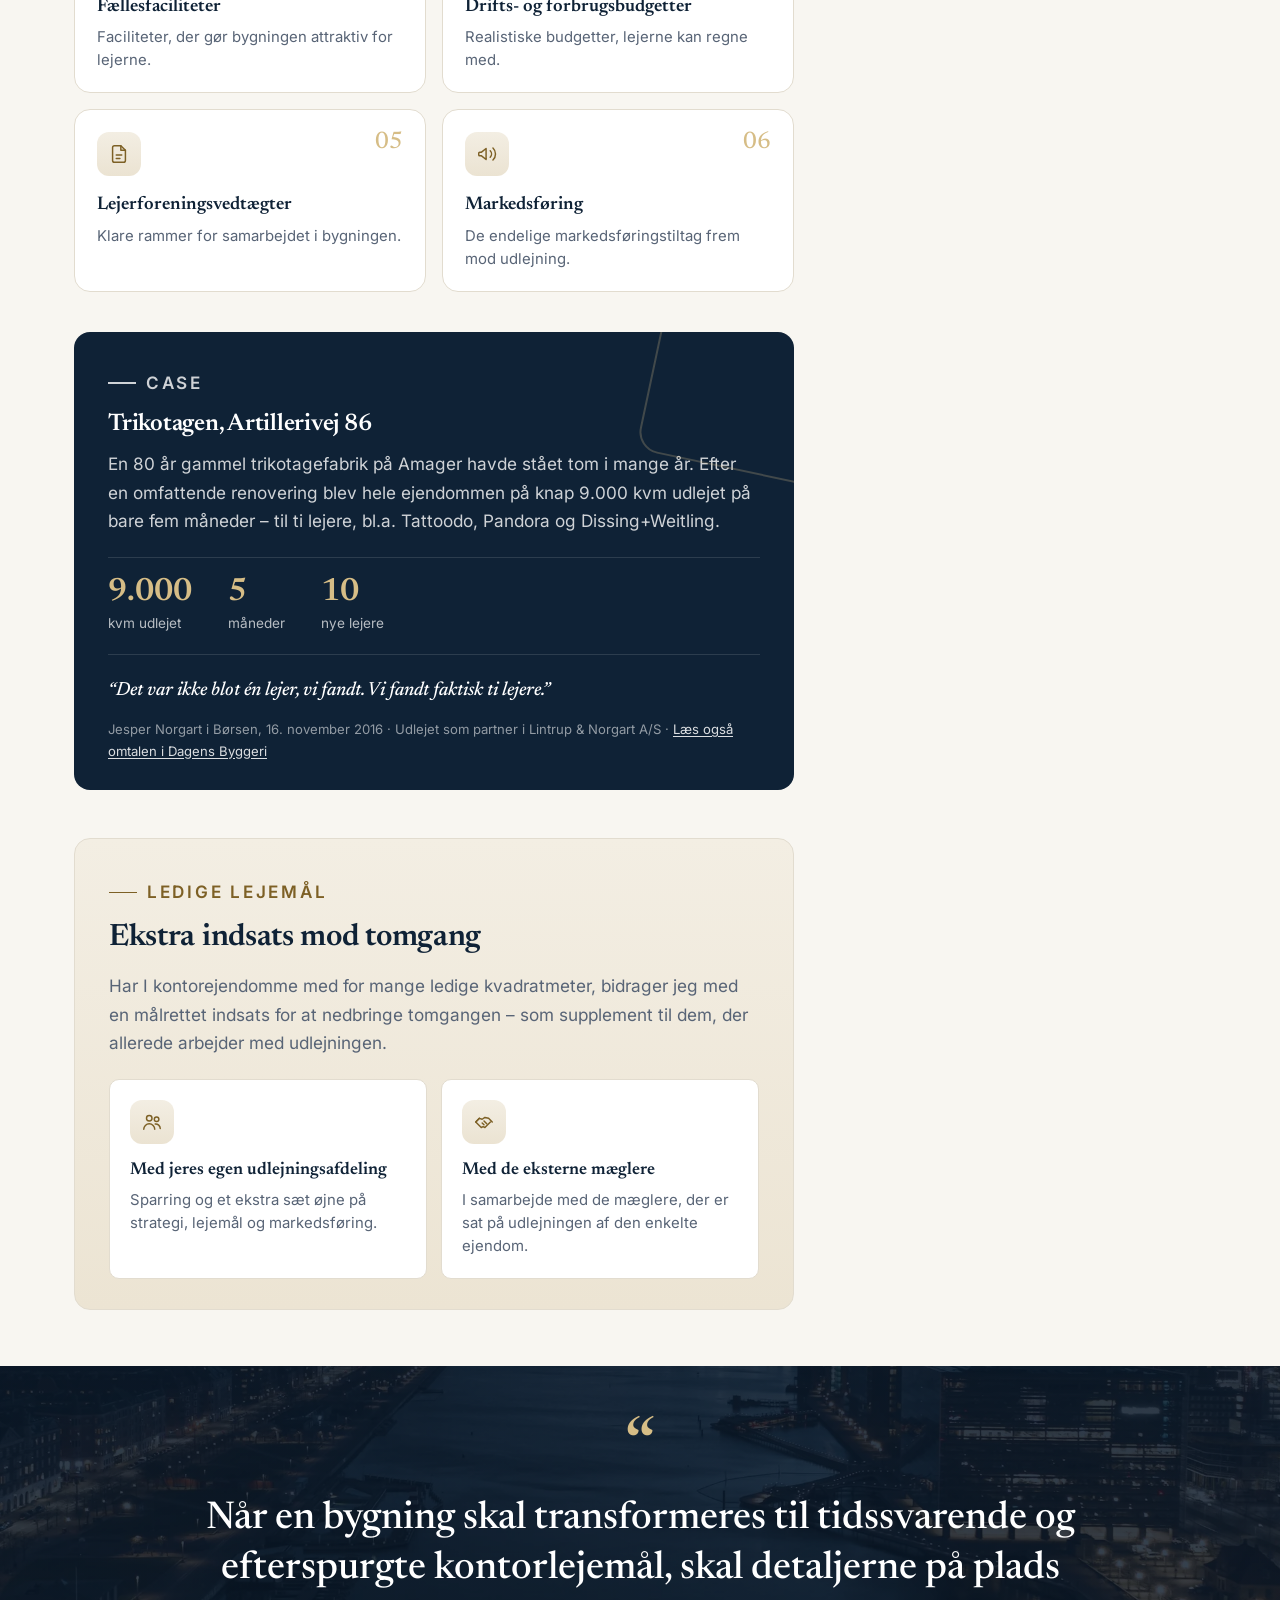
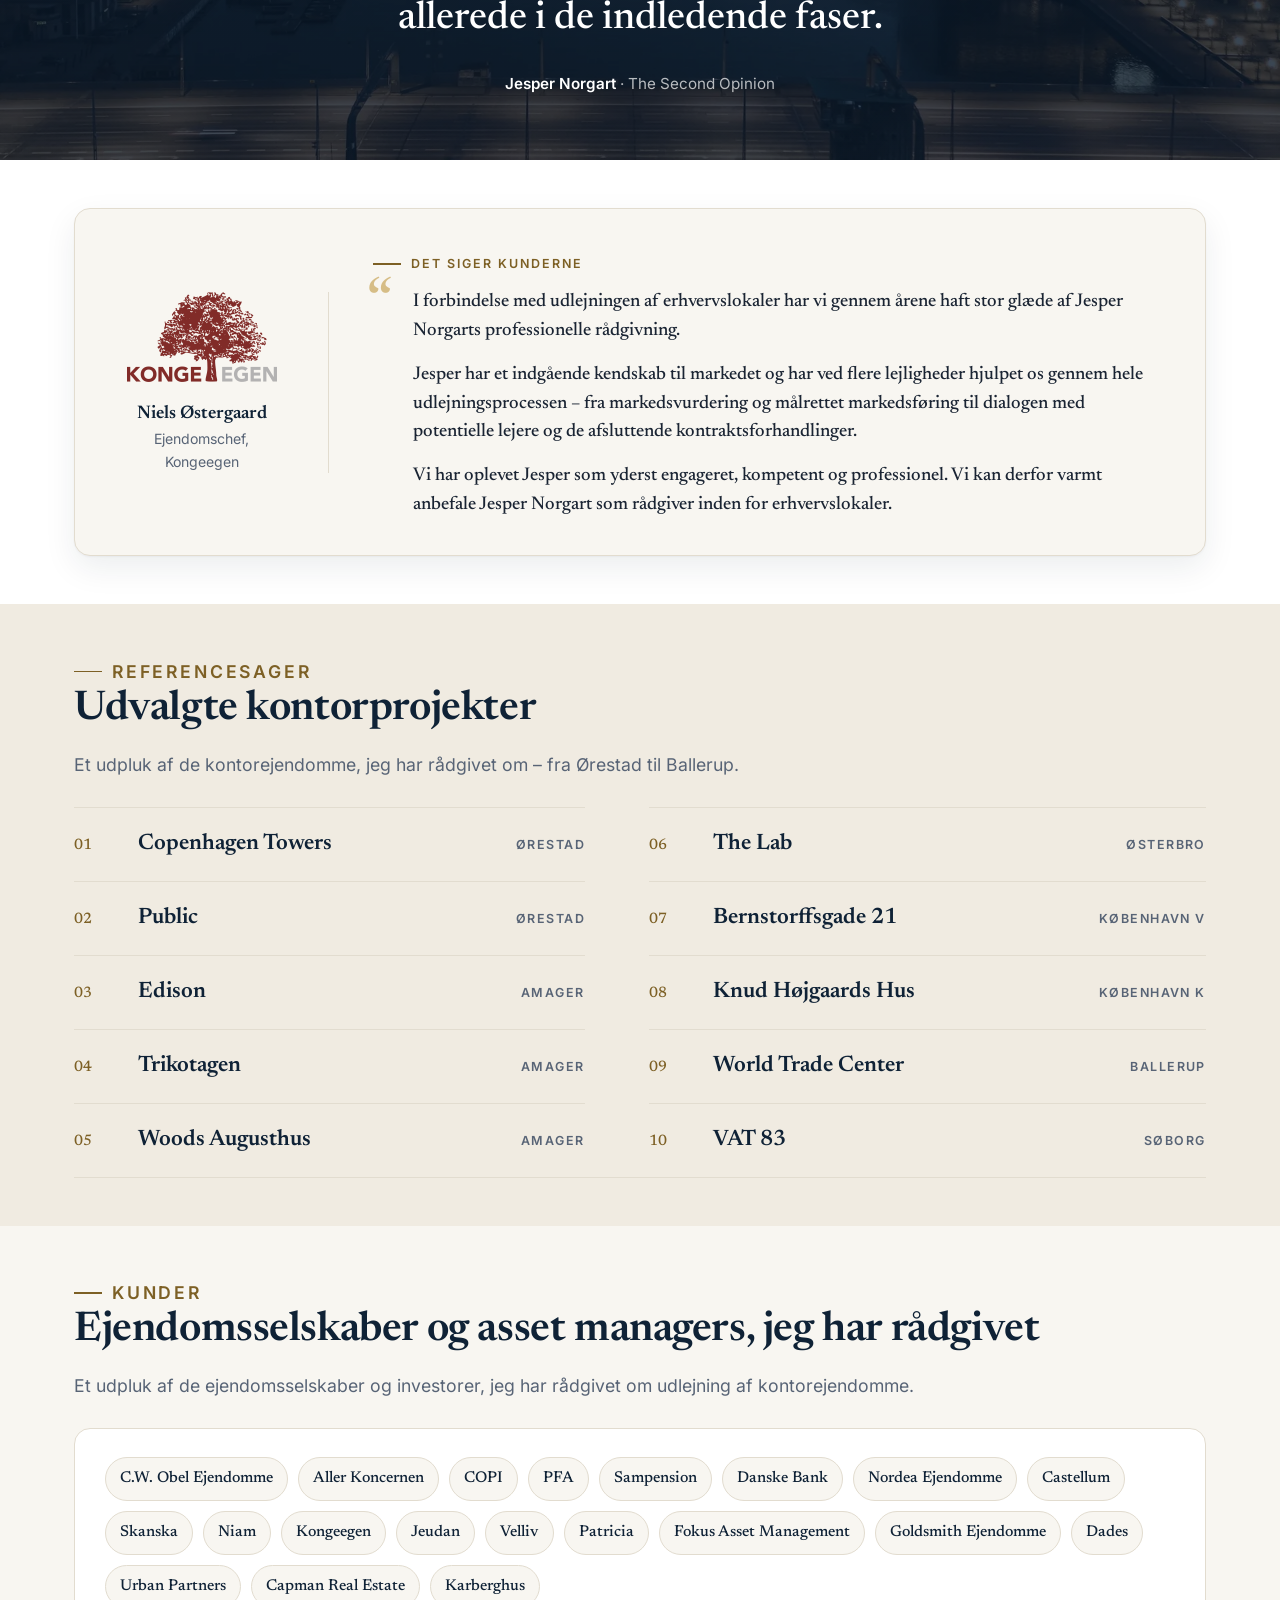
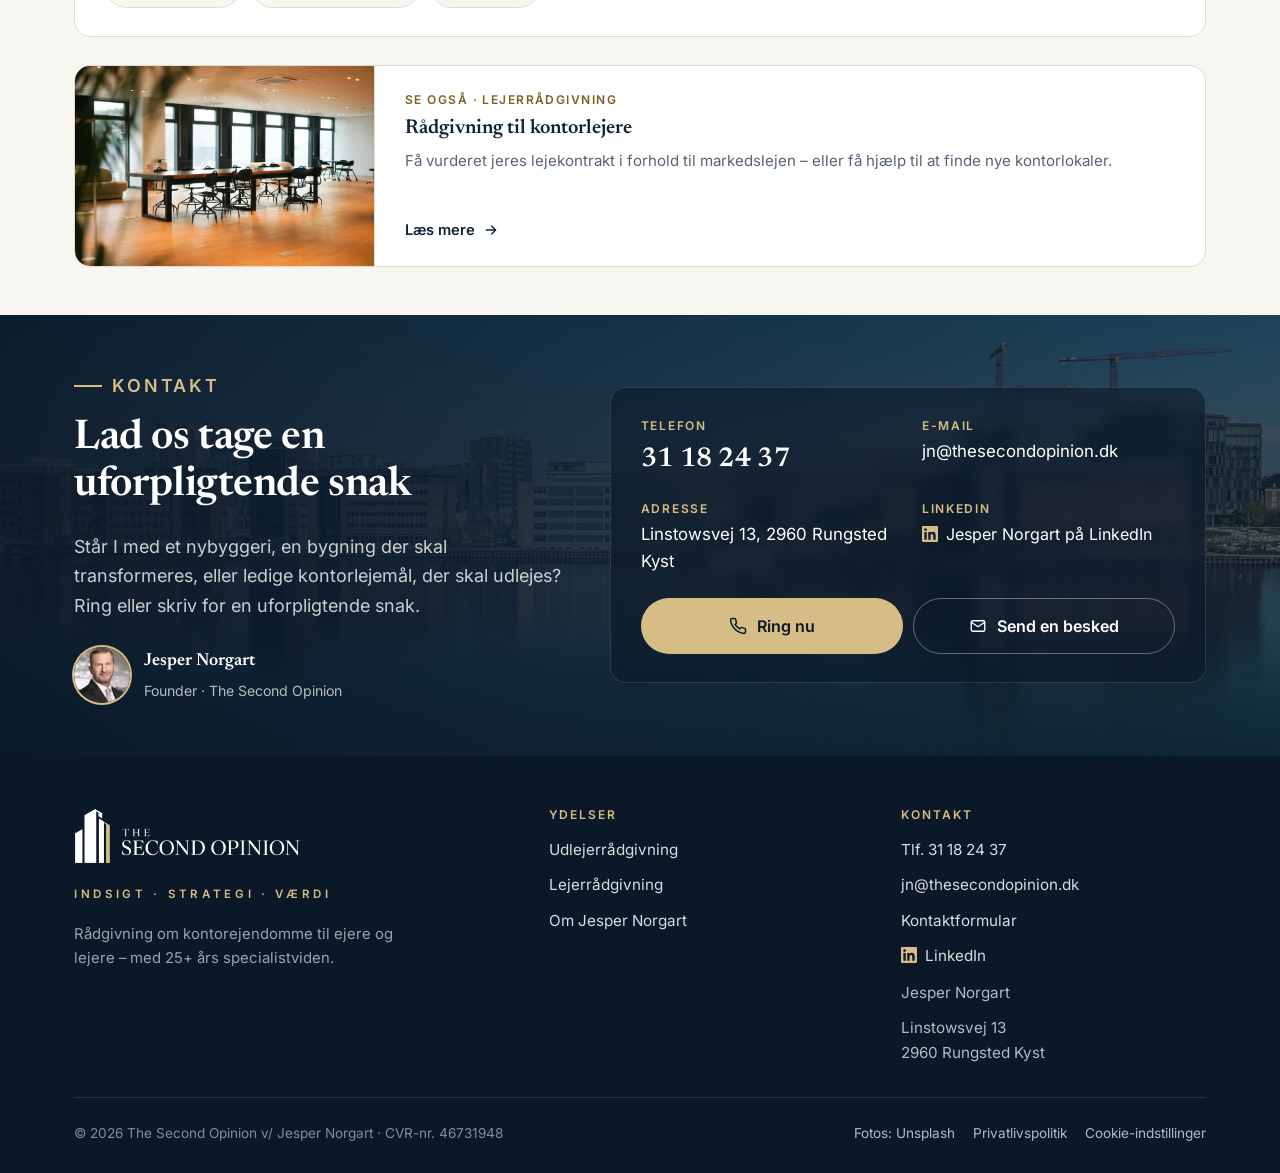
<file: udlejerraadgivning.html>
<!DOCTYPE html>
<html lang="da" data-ga-id="G-QYL03WX1NE">
<head>
  <meta charset="UTF-8" />
  <meta name="viewport" content="width=device-width, initial-scale=1.0" />
  <title>Udlejerrådgivning – rådgivning til ejere af kontorejendomme | The Second Opinion</title>
  <meta name="description" content="Uafhængig rådgivning til ejere af kontorejendomme – nybyggeri, projektudvikling, udlejning og nedbringelse af tomgang. Få en second opinion på jeres ejendom." />
  <link rel="canonical" href="https://thesecondopinion.dk/udlejerraadgivning" />
  <meta name="theme-color" content="#0f2236" />
  <meta property="og:type" content="website" />
  <meta property="og:locale" content="da_DK" />
  <meta property="og:site_name" content="The Second Opinion" />
  <meta property="og:title" content="Udlejerrådgivning – rådgivning til ejere af kontorejendomme | The Second Opinion" />
  <meta property="og:description" content="Uafhængig rådgivning til ejere af kontorejendomme – nybyggeri, projektudvikling, udlejning og nedbringelse af tomgang. Få en second opinion på jeres ejendom." />
  <meta property="og:url" content="https://thesecondopinion.dk/udlejerraadgivning" />
  <meta property="og:image" content="https://thesecondopinion.dk/assets/og-image-v10.jpg" />
  <meta property="og:image:width" content="1200" />
  <meta property="og:image:height" content="630" />
  <meta name="twitter:card" content="summary_large_image" />
  <link rel="icon" type="image/png" sizes="32x32" href="/assets/favicon-32.png" />
  <link rel="icon" type="image/png" sizes="64x64" href="/assets/favicon-64.png" />
  <link rel="apple-touch-icon" href="/assets/apple-touch-icon.png" />
  <link rel="preload" href="/assets/fonts/inter-2.woff2" as="font" type="font/woff2" crossorigin />
  <link rel="preload" href="/assets/fonts/newsreader-6.woff2" as="font" type="font/woff2" crossorigin />
  <link rel="stylesheet" href="/style.min.css?v=2b2323ba" />
  <script>document.documentElement.classList.add('js');</script>
  <script type="application/ld+json">{"@context": "https://schema.org", "@graph": [{"@type": "Service", "@id": "https://thesecondopinion.dk/udlejerraadgivning#service", "name": "Udlejerrådgivning", "serviceType": "Udlejerrådgivning", "url": "https://thesecondopinion.dk/udlejerraadgivning", "description": "Rådgivning til ejere af kontorejendomme: konceptudvikling og branding, lejemålsopdeling og fællesfaciliteter, drifts- og forbrugsbudgetter, udlejningsstrategi og nedbringelse af tomgang.", "provider": {"@id": "https://thesecondopinion.dk/#organization"}, "areaServed": {"@type": "Country", "name": "Danmark"}, "audience": {"@type": "BusinessAudience", "audienceType": "Ejere af kontorejendomme, ejendomsselskaber og asset managers"}}, {"@type": "BreadcrumbList", "itemListElement": [{"@type": "ListItem", "position": 1, "name": "Forside", "item": "https://thesecondopinion.dk/"}, {"@type": "ListItem", "position": 2, "name": "Udlejerrådgivning", "item": "https://thesecondopinion.dk/udlejerraadgivning"}]}]}</script>
</head>
<body>
  <a class="skip-link" href="#indhold">Spring til indhold</a>

  <header class="site-header" id="site-header">
    <div class="wrap header-inner">
      <a href="/" class="brand" aria-label="The Second Opinion – forside"><img src="/assets/logo-v5.webp" width="406" height="100" alt="The Second Opinion" /></a>
      <nav class="main-nav" id="main-nav" aria-label="Hovedmenu">
        <a href="/udlejerraadgivning" aria-current="page">Udlejerrådgivning</a>
        <a href="/lejerraadgivning">Lejerrådgivning</a>
        <a href="/om-jesper-norgart">Om Jesper Norgart</a>
        <a href="/en" class="lang-switch" hreflang="en" lang="en">English</a>
        <a href="tel:+4531182437" class="nav-cta"><svg viewBox="0 0 24 24" fill="none" stroke="currentColor" stroke-width="2" stroke-linecap="round" stroke-linejoin="round" aria-hidden="true"><path d="M22 16.92v3a2 2 0 0 1-2.18 2 19.79 19.79 0 0 1-8.63-3.07 19.5 19.5 0 0 1-6-6 19.79 19.79 0 0 1-3.07-8.67A2 2 0 0 1 4.11 2h3a2 2 0 0 1 2 1.72c.13.96.36 1.9.7 2.81a2 2 0 0 1-.45 2.11L8.09 9.91a16 16 0 0 0 6 6l1.27-1.27a2 2 0 0 1 2.11-.45c.91.34 1.85.57 2.81.7A2 2 0 0 1 22 16.92z"/></svg>31 18 24 37</a>
      </nav>
      <button class="nav-toggle" id="nav-toggle" aria-label="Åbn menu" aria-expanded="false" aria-controls="main-nav">
        <span></span><span></span><span></span>
      </button>
    </div>
  </header>

  <main id="indhold">
    <section class="page-hero">
      <div class="wrap page-hero-grid">
        <div>
          <ol class="breadcrumb" aria-label="Brødkrummer"><li><a href="/">Forside</a></li><li>Udlejerrådgivning</li></ol>
          <p class="eyebrow">Udlejerrådgivning</p>
          <h1>Rådgivning til ejere af kontorejendomme</h1>
          <p class="lead">Specialiseret rådgivning om nybyggeri, projektudvikling og udlejning af kontorejendomme – med øje for detaljerne fra første fase.</p>
          <div class="hero-actions">
            <a class="btn btn-primary" href="tel:+4531182437"><svg viewBox="0 0 24 24" fill="none" stroke="currentColor" stroke-width="2" stroke-linecap="round" stroke-linejoin="round" aria-hidden="true"><path d="M22 16.92v3a2 2 0 0 1-2.18 2 19.79 19.79 0 0 1-8.63-3.07 19.5 19.5 0 0 1-6-6 19.79 19.79 0 0 1-3.07-8.67A2 2 0 0 1 4.11 2h3a2 2 0 0 1 2 1.72c.13.96.36 1.9.7 2.81a2 2 0 0 1-.45 2.11L8.09 9.91a16 16 0 0 0 6 6l1.27-1.27a2 2 0 0 1 2.11-.45c.91.34 1.85.57 2.81.7A2 2 0 0 1 22 16.92z"/></svg>Ring 31 18 24 37</a>
          </div>
        </div>
        <div class="page-visual">
          <img class="page-illustration page-photo" src="/assets/foto/havn-1600.webp" srcset="/assets/foto/havn-640.webp 640w, /assets/foto/havn-900.webp 900w, /assets/foto/havn-1600.webp 1600w" sizes="(max-width: 900px) 92vw, 500px" width="1600" height="1200" alt="Kontorejendomme ved havnen i København" fetchpriority="high" />
          <div class="fact-card"><div><strong>25+</strong><span>års erfaring</span></div><div><strong>1 mio.+</strong><span>udlejede kontor-kvm</span></div><div><strong>100+</strong><span>ejendomsselskaber</span></div></div>
        </div>
      </div>
    </section>

    <section class="section">
      <div class="wrap content-grid">
        <div class="prose">
          <h2>Hvorfor The Second Opinion</h2>
          <ul class="values">
            <li class="reveal"><span class="step-icon"><svg viewBox="0 0 24 24" fill="none" stroke="currentColor" stroke-width="1.6" stroke-linecap="round" stroke-linejoin="round" aria-hidden="true"><path d="M2 12s3.6-7 10-7 10 7 10 7-3.6 7-10 7S2 12 2 12z"/><circle cx="12" cy="12" r="3"/></svg></span><div><strong>Et erfarent blik udefra</strong><p>En second opinion på jeres ejendom, udlejningsstrategi og budgetter – før beslutningerne er truffet.</p></div></li>
            <li class="reveal reveal-d1"><span class="step-icon"><svg viewBox="0 0 24 24" fill="none" stroke="currentColor" stroke-width="1.6" stroke-linecap="round" stroke-linejoin="round" aria-hidden="true"><path d="M4 21V5a1 1 0 0 1 1-1h8a1 1 0 0 1 1 1v16M14 9h5a1 1 0 0 1 1 1v11M2 21h20M8 8h2M8 12h2M8 16h2M17 13h0M17 17h0"/></svg></span><div><strong>Erfaring fra over 1 mio. kvm</strong><p>25+ år med udlejning af kontor – fra Ørestad til Ballerup.</p></div></li>
            <li class="reveal reveal-d2"><span class="step-icon"><svg viewBox="0 0 24 24" fill="none" stroke="currentColor" stroke-width="1.6" stroke-linecap="round" stroke-linejoin="round" aria-hidden="true"><path d="M12 3v18M7 21h10M5 7h14M5 7l-3 7a3 3 0 0 0 6 0zM19 7l-3 7a3 3 0 0 0 6 0z"/></svg></span><div><strong>Kender begge sider af bordet</strong><p>Jeg rådgiver også lejere og ved, hvad de efterspørger i et nyt lejemål.</p></div></li>
          </ul>

          <h2>Nybyggeri og projektudvikling</h2>
          <p>Mit speciale er nybyggeri og udvikling af eksisterende kontorejendomme. Når en bygning skal transformeres til tidssvarende og efterspurgte lejemål, afgøres meget allerede i de første faser – og her gør erfaringen en forskel.</p>
          <p>Rådgivningen spænder fra koncept til markedsføring:</p>
          <ol class="steps">
            <li class="reveal">
              <span class="step-icon"><svg viewBox="0 0 24 24" fill="none" stroke="currentColor" stroke-width="1.6" stroke-linecap="round" stroke-linejoin="round" aria-hidden="true"><path d="M9 18h6M10 21h4"/><path d="M12 3a6 6 0 0 0-3.5 10.9c.6.4 1 1.1 1 1.8V16h5v-.3c0-.7.4-1.4 1-1.8A6 6 0 0 0 12 3z"/></svg></span>
              <span class="step-no">01</span>
              <strong>Konceptudvikling og branding</strong>
              <p>Bygningens identitet, målgruppe og brandingstrategi.</p>
            </li>
            <li class="reveal reveal-d1">
              <span class="step-icon"><svg viewBox="0 0 24 24" fill="none" stroke="currentColor" stroke-width="1.6" stroke-linecap="round" stroke-linejoin="round" aria-hidden="true"><rect x="3" y="3" width="18" height="18" rx="1.5"/><path d="M3 12h18M12 3v18M12 7.5h4.5"/></svg></span>
              <span class="step-no">02</span>
              <strong>Lejemålsopdeling</strong>
              <p>Fleksible lejemål i de størrelser, markedet efterspørger.</p>
            </li>
            <li class="reveal">
              <span class="step-icon"><svg viewBox="0 0 24 24" fill="none" stroke="currentColor" stroke-width="1.6" stroke-linecap="round" stroke-linejoin="round" aria-hidden="true"><path d="M4 18v-5a2 2 0 0 1 2-2h12a2 2 0 0 1 2 2v5M4 18h16M6 11V8a2 2 0 0 1 2-2h8a2 2 0 0 1 2 2v3M6 18v2M18 18v2"/></svg></span>
              <span class="step-no">03</span>
              <strong>Fællesfaciliteter</strong>
              <p>Faciliteter, der gør bygningen attraktiv for lejerne.</p>
            </li>
            <li class="reveal reveal-d1">
              <span class="step-icon"><svg viewBox="0 0 24 24" fill="none" stroke="currentColor" stroke-width="1.6" stroke-linecap="round" stroke-linejoin="round" aria-hidden="true"><path d="M4 20V10M10 20V4M16 20v-7M22 20H2"/></svg></span>
              <span class="step-no">04</span>
              <strong>Drifts- og forbrugsbudgetter</strong>
              <p>Realistiske budgetter, lejerne kan regne med.</p>
            </li>
            <li class="reveal">
              <span class="step-icon"><svg viewBox="0 0 24 24" fill="none" stroke="currentColor" stroke-width="1.6" stroke-linecap="round" stroke-linejoin="round" aria-hidden="true"><path d="M14 3H7a2 2 0 0 0-2 2v14a2 2 0 0 0 2 2h10a2 2 0 0 0 2-2V8z"/><path d="M14 3v5h5M9 13h6M9 17h4"/></svg></span>
              <span class="step-no">05</span>
              <strong>Lejerforeningsvedtægter</strong>
              <p>Klare rammer for samarbejdet i bygningen.</p>
            </li>
            <li class="reveal reveal-d1">
              <span class="step-icon"><svg viewBox="0 0 24 24" fill="none" stroke="currentColor" stroke-width="1.6" stroke-linecap="round" stroke-linejoin="round" aria-hidden="true"><path d="M3 11v2a1 1 0 0 0 1 1h2l5 4V6L6 10H4a1 1 0 0 0-1 1z"/><path d="M15.5 8.5a5 5 0 0 1 0 7M18.5 5.5a9 9 0 0 1 0 13"/></svg></span>
              <span class="step-no">06</span>
              <strong>Markedsføring</strong>
              <p>De endelige markedsføringstiltag frem mod udlejning.</p>
            </li>
          </ol>


          <aside class="case reveal" aria-labelledby="case-titel">
            <p class="eyebrow">Case</p>
            <h3 id="case-titel">Trikotagen, Artillerivej 86</h3>
            <p>En 80 år gammel trikotagefabrik på Amager havde stået tom i mange år. Efter en omfattende renovering blev hele ejendommen på knap 9.000 kvm udlejet på bare fem måneder – til ti lejere, bl.a. Tattoodo, Pandora og Dissing+Weitling.</p>
            <ul class="case-stats">
              <li><strong>9.000</strong><span>kvm udlejet</span></li>
              <li><strong>5</strong><span>måneder</span></li>
              <li><strong>10</strong><span>nye lejere</span></li>
            </ul>
            <blockquote class="case-quote">“Det var ikke blot én lejer, vi fandt. Vi fandt faktisk ti lejere.”</blockquote>
            <p class="case-source">Jesper Norgart i Børsen, 16. november 2016 · Udlejet som partner i Lintrup &amp; Norgart A/S · <a href="https://www.dagensbyggeri.dk/artikel/90713-flot-fabriksrenovering-betod-hurtig-udlejning" target="_blank" rel="noopener">Læs også omtalen i Dagens Byggeri</a></p>
          </aside>

          <div class="tomgang reveal">
            <p class="eyebrow">Ledige lejemål</p>
            <h2>Ekstra indsats mod tomgang</h2>
            <p>Har I kontorejendomme med for mange ledige kvadratmeter, bidrager jeg med en målrettet indsats for at nedbringe tomgangen – som supplement til dem, der allerede arbejder med udlejningen.</p>
            <div class="tomgang-ways">
              <div><span class="step-icon"><svg viewBox="0 0 24 24" fill="none" stroke="currentColor" stroke-width="1.6" stroke-linecap="round" stroke-linejoin="round" aria-hidden="true"><circle cx="9" cy="8" r="3"/><path d="M3 20a6 6 0 0 1 12 0"/><circle cx="17" cy="9" r="2.5"/><path d="M15.5 14.2A5 5 0 0 1 21 19"/></svg></span><strong>Med jeres egen udlejningsafdeling</strong><p>Sparring og et ekstra sæt øjne på strategi, lejemål og markedsføring.</p></div>
              <div><span class="step-icon"><svg viewBox="0 0 24 24" fill="none" stroke="currentColor" stroke-width="1.6" stroke-linecap="round" stroke-linejoin="round" aria-hidden="true"><path d="M3 12l4-4 3 1 3-2 4 1 4 4"/><path d="M7 8l-4 4 6 6 2-1 2 1 6-6"/><path d="M10 13l2 2M12 11l3 3"/></svg></span><strong>Med de eksterne mæglere</strong><p>I samarbejde med de mæglere, der er sat på udlejningen af den enkelte ejendom.</p></div>
            </div>
          </div>
        </div>

        <aside class="aside-card reveal" aria-labelledby="kort-titel">
          <h2 id="kort-titel">Kort fortalt</h2>
          <ul class="tick-list">
            <li>Nybyggeri af kontorejendomme</li>
            <li>Projektudvikling og transformation</li>
            <li>Konceptudvikling og branding</li>
            <li>Sparring om udlejning og tomgang</li>
          </ul>
          <div class="aside-contact">
            <div class="aside-person">
              <img src="/assets/jesper-norgart-avatar.webp" width="56" height="56" alt="" loading="lazy" />
              <div><strong>Jesper Norgart</strong><span>Founder · 25+ års erfaring</span></div>
            </div>
            <p>Ring eller skriv for en uforpligtende snak</p>
            <a class="phone" href="tel:+4531182437">31 18 24 37</a>
            <a class="aside-mail" href="mailto:jn@thesecondopinion.dk"><svg viewBox="0 0 24 24" fill="none" stroke="currentColor" stroke-width="1.8" stroke-linecap="round" stroke-linejoin="round" aria-hidden="true"><rect x="3" y="5" width="18" height="14" rx="2"/><path d="m3 7 9 6 9-6"/></svg>jn@thesecondopinion.dk</a>
            <a class="li-link li-link-dark" href="https://www.linkedin.com/in/norgart" target="_blank" rel="noopener"><svg viewBox="0 0 24 24" fill="currentColor" aria-hidden="true"><path d="M20.45 20.45h-3.56v-5.57c0-1.33-.03-3.04-1.85-3.04-1.85 0-2.14 1.45-2.14 2.94v5.67H9.35V9h3.41v1.56h.05c.48-.9 1.64-1.85 3.37-1.85 3.6 0 4.27 2.37 4.27 5.46v6.28zM5.34 7.43a2.06 2.06 0 1 1 0-4.13 2.06 2.06 0 0 1 0 4.13zM7.12 20.45H3.56V9h3.56v11.45zM22.22 0H1.77C.79 0 0 .77 0 1.73v20.54C0 23.23.79 24 1.77 24h20.45c.98 0 1.78-.77 1.78-1.73V1.73C24 .77 23.2 0 22.22 0z"/></svg>Se profil på LinkedIn</a>
          </div>
        </aside>
      </div>
    </section>

    <section class="quote-band">
      <div class="wrap">
        <figure class="reveal">
          <blockquote>Når en bygning skal transformeres til tidssvarende og efterspurgte kontorlejemål, skal detaljerne på plads allerede i de indledende faser.</blockquote>
          <figcaption><strong>Jesper Norgart</strong> · The Second Opinion</figcaption>
        </figure>
      </div>
    </section>


    <section class="section section-white">
      <div class="wrap">
        <figure class="testimonial reveal" aria-label="Udtalelse fra Kongeegen">
          <div class="testimonial-source">
            <img class="testimonial-logo" src="/assets/kongeegen-logo.png" width="300" height="180" alt="Kongeegen" loading="lazy" />
            <figcaption>
              <strong>Niels Østergaard</strong>
              <span>Ejendomschef, Kongeegen</span>
            </figcaption>
          </div>
          <div class="testimonial-body">
            <p class="eyebrow">Det siger kunderne</p>
            <blockquote class="testimonial-quote">
              <p>I forbindelse med udlejningen af erhvervslokaler har vi gennem årene haft stor glæde af Jesper Norgarts professionelle rådgivning.</p>
              <p>Jesper har et indgående kendskab til markedet og har ved flere lejligheder hjulpet os gennem hele udlejningsprocessen – fra markedsvurdering og målrettet markedsføring til dialogen med potentielle lejere og de afsluttende kontraktsforhandlinger.</p>
              <p>Vi har oplevet Jesper som yderst engageret, kompetent og professionel. Vi kan derfor varmt anbefale Jesper Norgart som rådgiver inden for erhvervslokaler.</p>
            </blockquote>
            <button type="button" class="testimonial-more" aria-expanded="false">Læs hele udtalelsen</button>
          </div>
        </figure>
      </div>
    </section>

    <section class="section section-alt" id="referencer" aria-labelledby="ref-titel">
      <div class="wrap">
        <div class="section-head reveal">
          <p class="eyebrow">Referencesager</p>
          <h2 id="ref-titel">Udvalgte kontorprojekter</h2>
          <p>Et udpluk af de kontorejendomme, jeg har rådgivet om – fra Ørestad til Ballerup.</p>
        </div>
        <div class="reveal">
        <ol class="ref-list">
          <li><span class="ref-no">01</span><strong>Copenhagen Towers</strong><span class="ref-area">Ørestad</span></li>
          <li><span class="ref-no">02</span><strong>Public</strong><span class="ref-area">Ørestad</span></li>
          <li><span class="ref-no">03</span><strong>Edison</strong><span class="ref-area">Amager</span></li>
          <li><span class="ref-no">04</span><strong>Trikotagen</strong><span class="ref-area">Amager</span></li>
          <li><span class="ref-no">05</span><strong>Woods Augusthus</strong><span class="ref-area">Amager</span></li>
          <li><span class="ref-no">06</span><strong>The Lab</strong><span class="ref-area">Østerbro</span></li>
          <li><span class="ref-no">07</span><strong>Bernstorffsgade 21</strong><span class="ref-area">København V</span></li>
          <li><span class="ref-no">08</span><strong>Knud Højgaards Hus</strong><span class="ref-area">København K</span></li>
          <li><span class="ref-no">09</span><strong>World Trade Center</strong><span class="ref-area">Ballerup</span></li>
          <li><span class="ref-no">10</span><strong>VAT 83</strong><span class="ref-area">Søborg</span></li>
        </ol>
        </div>
      </div>
    </section>

    <section class="section" id="kunder" aria-labelledby="kunder-titel">
      <div class="wrap">
        <div class="section-head reveal">
          <p class="eyebrow">Kunder</p>
          <h2 id="kunder-titel">Ejendomsselskaber og asset managers, jeg har rådgivet</h2>
          <p>Et udpluk af de ejendomsselskaber og investorer, jeg har rådgivet om udlejning af kontorejendomme.</p>
        </div>
        <div class="clients-compact clients-single reveal"><div class="clients-row"><ul class="ref-pills"><li><strong>C.W. Obel Ejendomme</strong></li><li><strong>Aller Koncernen</strong></li><li><strong>COPI</strong></li><li><strong>PFA</strong></li><li><strong>Sampension</strong></li><li><strong>Danske Bank</strong></li><li><strong>Nordea Ejendomme</strong></li><li><strong>Castellum</strong></li><li><strong>Skanska</strong></li><li><strong>Niam</strong></li><li><strong>Kongeegen</strong></li><li><strong>Jeudan</strong></li><li><strong>Velliv</strong></li><li><strong>Patricia</strong></li><li><strong>Fokus Asset Management</strong></li><li><strong>Goldsmith Ejendomme</strong></li><li><strong>Dades</strong></li><li><strong>Urban Partners</strong></li><li><strong>Capman Real Estate</strong></li><li><strong>Karberghus</strong></li></ul></div></div>
        <a class="side-card side-card-wide reveal" href="/lejerraadgivning">
          <div class="side-card-visual"><img src="/assets/foto/kontor-900.webp" width="900" height="600" alt="" loading="lazy" /></div>
          <div class="side-card-text">
            <small>Se også · Lejerrådgivning</small>
            <strong>Rådgivning til kontorlejere</strong>
            <span>Få vurderet jeres lejekontrakt i forhold til markedslejen – eller få hjælp til at finde nye kontorlokaler.</span>
            <em>Læs mere <svg viewBox="0 0 24 24" fill="none" stroke="currentColor" stroke-width="2" stroke-linecap="round" stroke-linejoin="round" aria-hidden="true"><path d="M5 12h14M13 6l6 6-6 6"/></svg></em>
          </div>
        </a>
      </div>
    </section>

    <section class="cta" id="kontakt" aria-labelledby="kontakt-titel">
      <div class="wrap cta-inner">
        <div class="reveal">
          <p class="eyebrow">Kontakt</p>
          <h2 id="kontakt-titel">Lad os tage en uforpligtende snak</h2>
          <p>Står I med et nybyggeri, en bygning der skal transformeres, eller ledige kontorlejemål, der skal udlejes? Ring eller skriv for en uforpligtende snak.</p>
          <div class="cta-person">
            <img src="/assets/jesper-norgart-avatar.webp" width="56" height="56" alt="" loading="lazy" />
            <div><strong>Jesper Norgart</strong><span>Founder · The Second Opinion</span></div>
          </div>
        </div>
        <div class="cta-card reveal reveal-d1">
          <dl>
            <div>
              <dt>Telefon</dt>
              <dd><a class="cta-phone" href="tel:+4531182437">31 18 24 37</a></dd>
            </div>
            <div>
              <dt>E-mail</dt>
              <dd><a class="cta-mail" href="mailto:jn@thesecondopinion.dk">jn@thesecondopinion.dk</a></dd>
            </div>
            <div>
              <dt>Adresse</dt>
              <dd>Linstowsvej 13, 2960 Rungsted Kyst</dd>
            </div>
            <div>
              <dt>LinkedIn</dt>
              <dd><a class="li-link" href="https://www.linkedin.com/in/norgart" target="_blank" rel="noopener"><svg viewBox="0 0 24 24" fill="currentColor" aria-hidden="true"><path d="M20.45 20.45h-3.56v-5.57c0-1.33-.03-3.04-1.85-3.04-1.85 0-2.14 1.45-2.14 2.94v5.67H9.35V9h3.41v1.56h.05c.48-.9 1.64-1.85 3.37-1.85 3.6 0 4.27 2.37 4.27 5.46v6.28zM5.34 7.43a2.06 2.06 0 1 1 0-4.13 2.06 2.06 0 0 1 0 4.13zM7.12 20.45H3.56V9h3.56v11.45zM22.22 0H1.77C.79 0 0 .77 0 1.73v20.54C0 23.23.79 24 1.77 24h20.45c.98 0 1.78-.77 1.78-1.73V1.73C24 .77 23.2 0 22.22 0z"/></svg>Jesper Norgart på LinkedIn</a></dd>
            </div>
          </dl>
          <div class="cta-buttons">
            <a class="btn btn-gold" href="tel:+4531182437"><svg viewBox="0 0 24 24" fill="none" stroke="currentColor" stroke-width="2" stroke-linecap="round" stroke-linejoin="round" aria-hidden="true"><path d="M22 16.92v3a2 2 0 0 1-2.18 2 19.79 19.79 0 0 1-8.63-3.07 19.5 19.5 0 0 1-6-6 19.79 19.79 0 0 1-3.07-8.67A2 2 0 0 1 4.11 2h3a2 2 0 0 1 2 1.72c.13.96.36 1.9.7 2.81a2 2 0 0 1-.45 2.11L8.09 9.91a16 16 0 0 0 6 6l1.27-1.27a2 2 0 0 1 2.11-.45c.91.34 1.85.57 2.81.7A2 2 0 0 1 22 16.92z"/></svg>Ring nu</a>
            <a class="btn btn-ghost-light" href="/kontakt"><svg viewBox="0 0 24 24" fill="none" stroke="currentColor" stroke-width="1.8" stroke-linecap="round" stroke-linejoin="round" aria-hidden="true"><rect x="3" y="5" width="18" height="14" rx="2"/><path d="m3 7 9 6 9-6"/></svg>Send en besked</a>
          </div>
        </div>
      </div>
    </section>
  </main>

  <footer class="site-footer">
    <div class="wrap">
      <div class="footer-grid">
        <div>
          <a href="/" class="brand brand-footer" aria-label="The Second Opinion – forside"><img src="/assets/logo-v5-light.webp" width="406" height="100" alt="The Second Opinion" loading="lazy" /></a>
          <p class="footer-tagline">Indsigt · Strategi · Værdi</p>
          <p class="footer-about">Rådgivning om kontorejendomme til ejere og lejere – med 25+ års specialistviden.</p>
        </div>
        <div>
          <h2>Ydelser</h2>
          <ul class="footer-links">
            <li><a href="/udlejerraadgivning">Udlejerrådgivning</a></li>
            <li><a href="/lejerraadgivning">Lejerrådgivning</a></li>
            <li><a href="/om-jesper-norgart">Om Jesper Norgart</a></li>
          </ul>
        </div>
        <div>
          <h2>Kontakt</h2>
          <ul class="footer-links">
            <li><a href="tel:+4531182437">Tlf. 31 18 24 37</a></li>
            <li><a href="mailto:jn@thesecondopinion.dk">jn@thesecondopinion.dk</a></li>
            <li><a href="/kontakt">Kontaktformular</a></li>
            <li><a class="li-link" href="https://www.linkedin.com/in/norgart" target="_blank" rel="noopener"><svg viewBox="0 0 24 24" fill="currentColor" aria-hidden="true"><path d="M20.45 20.45h-3.56v-5.57c0-1.33-.03-3.04-1.85-3.04-1.85 0-2.14 1.45-2.14 2.94v5.67H9.35V9h3.41v1.56h.05c.48-.9 1.64-1.85 3.37-1.85 3.6 0 4.27 2.37 4.27 5.46v6.28zM5.34 7.43a2.06 2.06 0 1 1 0-4.13 2.06 2.06 0 0 1 0 4.13zM7.12 20.45H3.56V9h3.56v11.45zM22.22 0H1.77C.79 0 0 .77 0 1.73v20.54C0 23.23.79 24 1.77 24h20.45c.98 0 1.78-.77 1.78-1.73V1.73C24 .77 23.2 0 22.22 0z"/></svg>LinkedIn</a></li>
            <li>Jesper Norgart</li>
            <li>Linstowsvej 13<br />2960 Rungsted Kyst</li>
          </ul>
        </div>
      </div>
      <div class="footer-bottom">
        <span>© <span id="year">2026</span> The Second Opinion v/ Jesper Norgart · CVR-nr. 46731948</span>
        <span class="footer-legal"><a href="https://unsplash.com" target="_blank" rel="noopener" title="Fotos: Frederik Wordenskjold, Nikolai Kolosov, JIRAN FAMILY og Mads Eneqvist via Unsplash">Fotos: Unsplash</a>
          <a href="/privatlivspolitik">Privatlivspolitik</a><button type="button" class="link-button" data-cookie-settings hidden>Cookie-indstillinger</button></span>
      </div>
    </div>
  </footer>

  <script src="/src/main.js" defer></script>
</body>
</html>
</file>
<file: style.css>
/* Self-hosted Google Fonts (Inter, Newsreader) – latin + latin-ext subsets */
@font-face {
  font-family: 'Inter';
  font-style: normal;
  font-weight: 400;
  font-display: swap;
  src: url(/assets/fonts/inter-1.woff2) format('woff2');
  unicode-range: U+0100-02BA, U+02BD-02C5, U+02C7-02CC, U+02CE-02D7, U+02DD-02FF, U+0304, U+0308, U+0329, U+1D00-1DBF, U+1E00-1E9F, U+1EF2-1EFF, U+2020, U+20A0-20AB, U+20AD-20C4, U+2113, U+2C60-2C7F, U+A720-A7FF;
}
@font-face {
  font-family: 'Inter';
  font-style: normal;
  font-weight: 400;
  font-display: swap;
  src: url(/assets/fonts/inter-2.woff2) format('woff2');
  unicode-range: U+0000-00FF, U+0131, U+0152-0153, U+02BB-02BC, U+02C6, U+02DA, U+02DC, U+0304, U+0308, U+0329, U+2000-206F, U+20AC, U+2122, U+2191, U+2193, U+2212, U+2215, U+FEFF, U+FFFD;
}
@font-face {
  font-family: 'Inter';
  font-style: normal;
  font-weight: 500;
  font-display: swap;
  src: url(/assets/fonts/inter-1.woff2) format('woff2');
  unicode-range: U+0100-02BA, U+02BD-02C5, U+02C7-02CC, U+02CE-02D7, U+02DD-02FF, U+0304, U+0308, U+0329, U+1D00-1DBF, U+1E00-1E9F, U+1EF2-1EFF, U+2020, U+20A0-20AB, U+20AD-20C4, U+2113, U+2C60-2C7F, U+A720-A7FF;
}
@font-face {
  font-family: 'Inter';
  font-style: normal;
  font-weight: 500;
  font-display: swap;
  src: url(/assets/fonts/inter-2.woff2) format('woff2');
  unicode-range: U+0000-00FF, U+0131, U+0152-0153, U+02BB-02BC, U+02C6, U+02DA, U+02DC, U+0304, U+0308, U+0329, U+2000-206F, U+20AC, U+2122, U+2191, U+2193, U+2212, U+2215, U+FEFF, U+FFFD;
}
@font-face {
  font-family: 'Inter';
  font-style: normal;
  font-weight: 600;
  font-display: swap;
  src: url(/assets/fonts/inter-1.woff2) format('woff2');
  unicode-range: U+0100-02BA, U+02BD-02C5, U+02C7-02CC, U+02CE-02D7, U+02DD-02FF, U+0304, U+0308, U+0329, U+1D00-1DBF, U+1E00-1E9F, U+1EF2-1EFF, U+2020, U+20A0-20AB, U+20AD-20C4, U+2113, U+2C60-2C7F, U+A720-A7FF;
}
@font-face {
  font-family: 'Inter';
  font-style: normal;
  font-weight: 600;
  font-display: swap;
  src: url(/assets/fonts/inter-2.woff2) format('woff2');
  unicode-range: U+0000-00FF, U+0131, U+0152-0153, U+02BB-02BC, U+02C6, U+02DA, U+02DC, U+0304, U+0308, U+0329, U+2000-206F, U+20AC, U+2122, U+2191, U+2193, U+2212, U+2215, U+FEFF, U+FFFD;
}
@font-face {
  font-family: 'Newsreader';
  font-style: italic;
  font-weight: 500;
  font-display: swap;
  src: url(/assets/fonts/newsreader-3.woff2) format('woff2');
  unicode-range: U+0100-02BA, U+02BD-02C5, U+02C7-02CC, U+02CE-02D7, U+02DD-02FF, U+0304, U+0308, U+0329, U+1D00-1DBF, U+1E00-1E9F, U+1EF2-1EFF, U+2020, U+20A0-20AB, U+20AD-20C4, U+2113, U+2C60-2C7F, U+A720-A7FF;
}
@font-face {
  font-family: 'Newsreader';
  font-style: italic;
  font-weight: 500;
  font-display: swap;
  src: url(/assets/fonts/newsreader-4.woff2) format('woff2');
  unicode-range: U+0000-00FF, U+0131, U+0152-0153, U+02BB-02BC, U+02C6, U+02DA, U+02DC, U+0304, U+0308, U+0329, U+2000-206F, U+20AC, U+2122, U+2191, U+2193, U+2212, U+2215, U+FEFF, U+FFFD;
}
@font-face {
  font-family: 'Newsreader';
  font-style: normal;
  font-weight: 500;
  font-display: swap;
  src: url(/assets/fonts/newsreader-5.woff2) format('woff2');
  unicode-range: U+0100-02BA, U+02BD-02C5, U+02C7-02CC, U+02CE-02D7, U+02DD-02FF, U+0304, U+0308, U+0329, U+1D00-1DBF, U+1E00-1E9F, U+1EF2-1EFF, U+2020, U+20A0-20AB, U+20AD-20C4, U+2113, U+2C60-2C7F, U+A720-A7FF;
}
@font-face {
  font-family: 'Newsreader';
  font-style: normal;
  font-weight: 500;
  font-display: swap;
  src: url(/assets/fonts/newsreader-6.woff2) format('woff2');
  unicode-range: U+0000-00FF, U+0131, U+0152-0153, U+02BB-02BC, U+02C6, U+02DA, U+02DC, U+0304, U+0308, U+0329, U+2000-206F, U+20AC, U+2122, U+2191, U+2193, U+2212, U+2215, U+FEFF, U+FFFD;
}
@font-face {
  font-family: 'Newsreader';
  font-style: normal;
  font-weight: 600;
  font-display: swap;
  src: url(/assets/fonts/newsreader-5.woff2) format('woff2');
  unicode-range: U+0100-02BA, U+02BD-02C5, U+02C7-02CC, U+02CE-02D7, U+02DD-02FF, U+0304, U+0308, U+0329, U+1D00-1DBF, U+1E00-1E9F, U+1EF2-1EFF, U+2020, U+20A0-20AB, U+20AD-20C4, U+2113, U+2C60-2C7F, U+A720-A7FF;
}
@font-face {
  font-family: 'Newsreader';
  font-style: normal;
  font-weight: 600;
  font-display: swap;
  src: url(/assets/fonts/newsreader-6.woff2) format('woff2');
  unicode-range: U+0000-00FF, U+0131, U+0152-0153, U+02BB-02BC, U+02C6, U+02DA, U+02DC, U+0304, U+0308, U+0329, U+2000-206F, U+20AC, U+2122, U+2191, U+2193, U+2212, U+2215, U+FEFF, U+FFFD;
}

:root {
  --navy: #0f2236;
  --navy-2: #173350;
  --navy-deep: #0a1828;
  --ink: #1a2433;
  --muted: #586476;
  --paper: #f8f6f1;
  --paper-2: #f0ebe1;
  --white: #ffffff;
  --gold: #a9853a;
  --gold-2: #d6bd86;
  --line: #e2dccf;
  --radius: 16px;
  --radius-sm: 10px;
  --shadow: 0 1px 2px rgba(15, 34, 54, 0.04), 0 12px 32px rgba(15, 34, 54, 0.08);
  --shadow-lg: 0 2px 4px rgba(15, 34, 54, 0.05), 0 24px 56px rgba(15, 34, 54, 0.14);
  --serif: 'Newsreader', Georgia, 'Times New Roman', serif;
  --sans: 'Inter', -apple-system, BlinkMacSystemFont, 'Segoe UI', sans-serif;
  --header-h: 78px;
  color-scheme: light;
}

*, *::before, *::after { box-sizing: border-box; }

html { scroll-behavior: smooth; scroll-padding-top: calc(var(--header-h) + 16px); }

body {
  margin: 0;
  background: var(--paper);
  color: var(--ink);
  font-family: var(--sans);
  font-size: 1.0625rem;
  line-height: 1.65;
  -webkit-font-smoothing: antialiased;
  text-rendering: optimizeLegibility;
}

img { max-width: 100%; display: block; }

h1, h2, h3 {
  font-family: var(--serif);
  font-weight: 600;
  line-height: 1.15;
  letter-spacing: -0.01em;
  color: var(--navy);
  margin: 0 0 0.55em;
}

h1 { font-size: clamp(2.2rem, 4.6vw, 3.6rem); }
h2 { font-size: clamp(1.75rem, 3.2vw, 2.6rem); }
h3 { font-size: 1.25rem; }

p { margin: 0 0 1.1em; color: var(--muted); }

a { color: inherit; }

:focus-visible { outline: 2px solid var(--gold); outline-offset: 3px; border-radius: 4px; }

.wrap { max-width: 1180px; margin: 0 auto; padding: 0 24px; }
.narrow { max-width: 760px; }

.eyebrow {
  display: inline-flex;
  align-items: center;
  gap: 10px;
  margin: 0 0 1.1em;
  font-size: 0.78rem;
  font-weight: 600;
  letter-spacing: 0.16em;
  text-transform: uppercase;
  color: var(--gold);
}
.eyebrow::before { content: ''; width: 28px; height: 1.5px; background: currentColor; }

.lead { font-size: 1.2rem; line-height: 1.6; color: var(--ink); }

.skip-link {
  position: absolute;
  left: 16px;
  top: -60px;
  z-index: 100;
  padding: 10px 16px;
  background: var(--navy);
  color: #fff;
  border-radius: var(--radius-sm);
  text-decoration: none;
}
.skip-link:focus { top: 12px; }

/* ---------- buttons ---------- */
.btn {
  display: inline-flex;
  align-items: center;
  gap: 10px;
  padding: 14px 26px;
  border-radius: 999px;
  border: 1.5px solid transparent;
  font-weight: 600;
  font-size: 1rem;
  text-decoration: none;
  cursor: pointer;
  transition: transform 0.18s ease, background 0.18s ease, color 0.18s ease, border-color 0.18s ease, box-shadow 0.18s ease;
}
.btn:hover { transform: translateY(-1px); }
.btn svg { width: 18px; height: 18px; flex: none; }

.btn-primary { background: var(--navy); color: #fff; box-shadow: var(--shadow); }
.btn-primary:hover { background: var(--navy-deep); }

.btn-outline { border-color: var(--navy); color: var(--navy); }
.btn-outline:hover { background: var(--navy); color: #fff; }

.btn-gold { background: var(--gold-2); color: var(--navy-deep); }
.btn-gold:hover { background: #e3cd9d; }

/* ---------- header ---------- */
.site-header {
  position: sticky;
  top: 0;
  z-index: 50;
  background: rgba(248, 246, 241, 0.88);
  backdrop-filter: saturate(180%) blur(12px);
  -webkit-backdrop-filter: saturate(180%) blur(12px);
  border-bottom: 1px solid transparent;
  transition: border-color 0.2s ease, box-shadow 0.2s ease;
}
.site-header.scrolled { border-bottom-color: var(--line); box-shadow: 0 6px 24px rgba(15, 34, 54, 0.06); }

.header-inner {
  display: flex;
  align-items: center;
  justify-content: space-between;
  height: var(--header-h);
}

.brand { display: inline-flex; align-items: center; gap: 12px; text-decoration: none; }
.brand-mark { width: 40px; height: 40px; flex: none; }
.brand-text { display: flex; flex-direction: column; line-height: 1.1; }
.brand-name { font-family: var(--serif); font-size: 1.28rem; font-weight: 600; color: var(--navy); letter-spacing: -0.01em; }
.brand-sub { margin-top: 3px; font-size: 0.66rem; font-weight: 600; letter-spacing: 0.22em; text-transform: uppercase; color: var(--gold); }

.main-nav { display: flex; align-items: center; gap: 30px; }
.main-nav a {
  position: relative;
  font-size: 0.95rem;
  font-weight: 500;
  color: var(--ink);
  text-decoration: none;
}
.main-nav a:not(.nav-cta)::after {
  content: '';
  position: absolute;
  left: 0;
  right: 0;
  bottom: -6px;
  height: 1.5px;
  background: var(--gold);
  transform: scaleX(0);
  transform-origin: left;
  transition: transform 0.2s ease;
}
.main-nav a:not(.nav-cta):hover::after,
.main-nav a[aria-current="page"]::after { transform: scaleX(1); }

.nav-cta {
  display: inline-flex;
  align-items: center;
  gap: 8px;
  padding: 10px 18px;
  border-radius: 999px;
  background: var(--navy);
  color: #fff !important;
}
.nav-cta:hover { background: var(--navy-deep); }
.nav-cta svg { width: 16px; height: 16px; }

.nav-toggle {
  display: none;
  flex-direction: column;
  justify-content: center;
  gap: 5px;
  width: 44px;
  height: 44px;
  padding: 10px;
  margin-right: -10px;
  background: none;
  border: 0;
  cursor: pointer;
}
.nav-toggle span { display: block; height: 2px; background: var(--navy); border-radius: 2px; transition: transform 0.2s ease, opacity 0.2s ease; }
.nav-toggle[aria-expanded="true"] span:nth-child(1) { transform: translateY(7px) rotate(45deg); }
.nav-toggle[aria-expanded="true"] span:nth-child(2) { opacity: 0; }
.nav-toggle[aria-expanded="true"] span:nth-child(3) { transform: translateY(-7px) rotate(-45deg); }

/* ---------- hero ---------- */
.hero {
  position: relative;
  overflow: hidden;
  padding: 72px 0 96px;
  background:
    radial-gradient(900px 480px at 92% 0%, rgba(214, 189, 134, 0.22), transparent 62%),
    var(--paper);
}
.hero::after {
  /* faint facade grid */
  content: '';
  position: absolute;
  inset: 0;
  background-image:
    linear-gradient(to right, rgba(15, 34, 54, 0.045) 1px, transparent 1px),
    linear-gradient(to bottom, rgba(15, 34, 54, 0.045) 1px, transparent 1px);
  background-size: 56px 56px;
  -webkit-mask-image: linear-gradient(115deg, transparent 45%, #000 85%);
  mask-image: linear-gradient(115deg, transparent 45%, #000 85%);
  pointer-events: none;
}

.hero-grid {
  position: relative;
  z-index: 1;
  display: grid;
  grid-template-columns: 1.25fr 0.75fr;
  gap: 72px;
  align-items: center;
}

.hero h1 { max-width: 620px; }
.hero h1 em { font-style: italic; font-weight: 500; color: var(--gold); }
.hero .lead { max-width: 560px; }

.hero-actions { display: flex; flex-wrap: wrap; gap: 14px; margin-top: 32px; }

.hero-figure { position: relative; margin: 0; justify-self: end; width: 100%; max-width: 380px; }
.hero-figure::before {
  /* offset frame echoing the logo mark */
  content: '';
  position: absolute;
  inset: 0;
  transform: translate(22px, -22px);
  border: 2px solid var(--gold-2);
  border-radius: var(--radius);
}
.hero-figure img {
  position: relative;
  width: 100%;
  height: auto;
  border-radius: var(--radius);
  box-shadow: var(--shadow-lg);
}
.hero-figure figcaption {
  position: absolute;
  left: -28px;
  bottom: 28px;
  padding: 14px 20px;
  background: var(--white);
  border-radius: var(--radius-sm);
  box-shadow: var(--shadow);
  line-height: 1.3;
}
.hero-figure figcaption strong { display: block; font-family: var(--serif); font-size: 1.05rem; color: var(--navy); }
.hero-figure figcaption span { font-size: 0.82rem; color: var(--muted); }

/* ---------- stats ---------- */
.stats { background: var(--navy); color: #fff; }
.stats-grid {
  display: grid;
  grid-template-columns: repeat(4, 1fr);
  margin: 0;
  padding: 0;
  list-style: none;
}
.stats-grid li { padding: 40px 28px; border-left: 1px solid rgba(255, 255, 255, 0.1); }
.stats-grid li:first-child { border-left: 0; padding-left: 0; }
.stat-num {
  display: block;
  font-family: var(--serif);
  font-size: clamp(2rem, 3.4vw, 2.75rem);
  font-weight: 600;
  line-height: 1;
  color: var(--gold-2);
}
.stat-label { display: block; margin-top: 10px; font-size: 0.95rem; line-height: 1.45; color: rgba(255, 255, 255, 0.78); }

/* ---------- sections ---------- */
.section { padding: 104px 0; }
.section-alt { background: var(--paper-2); }
.section-head { margin-bottom: 52px; }
.section-head p { font-size: 1.1rem; }
.section-head-row { display: flex; align-items: flex-end; justify-content: space-between; gap: 32px; flex-wrap: wrap; max-width: none; }


/* ---------- services ---------- */
.services { display: grid; grid-template-columns: repeat(2, 1fr); gap: 28px; }

.service-card {
  position: relative;
  display: flex;
  flex-direction: column;
  padding: 44px 40px 36px;
  background: var(--white);
  border: 1px solid var(--line);
  border-radius: var(--radius);
  box-shadow: var(--shadow);
  text-decoration: none;
  transition: transform 0.2s ease, box-shadow 0.2s ease, border-color 0.2s ease;
}
.service-card::before {
  content: '';
  position: absolute;
  left: 40px;
  top: 0;
  width: 56px;
  height: 3px;
  background: var(--gold);
  border-radius: 0 0 3px 3px;
}
.service-card:hover { transform: translateY(-4px); box-shadow: var(--shadow-lg); border-color: #d4ccbb; }

.service-label { font-size: 0.78rem; font-weight: 600; letter-spacing: 0.14em; text-transform: uppercase; color: var(--gold); margin-bottom: 14px; }
.service-card h3 { font-size: clamp(1.45rem, 2.2vw, 1.8rem); margin-bottom: 0.5em; }
.service-card p { margin-bottom: 1.4em; }

.tick-list { list-style: none; margin: 0 0 32px; padding: 0; display: grid; gap: 12px; }
.tick-list li { position: relative; padding-left: 32px; color: var(--ink); line-height: 1.5; }
.tick-list li::before {
  content: '';
  position: absolute;
  left: 0;
  top: 2px;
  width: 20px;
  height: 20px;
  border-radius: 50%;
  background: var(--paper-2) url("data:image/svg+xml,%3Csvg xmlns='http://www.w3.org/2000/svg' viewBox='0 0 20 20' fill='none' stroke='%23a9853a' stroke-width='2.2' stroke-linecap='round' stroke-linejoin='round'%3E%3Cpath d='M6 10.5l2.6 2.5L14 7.5'/%3E%3C/svg%3E") center / 20px no-repeat;
}

.read-more {
  display: inline-flex;
  align-items: center;
  gap: 8px;
  margin-top: auto;
  font-weight: 600;
  color: var(--navy);
}
.read-more svg { width: 18px; height: 18px; transition: transform 0.2s ease; }
.service-card:hover .read-more svg,
.read-more:hover svg { transform: translateX(4px); }
a.read-more { text-decoration: none; }

/* ---------- about ---------- */
.about-grid { display: grid; grid-template-columns: 0.9fr 1.1fr; gap: 80px; align-items: start; }

.pull-quote {
  margin: 0;
  padding: 0;
  font-family: var(--serif);
  font-size: clamp(1.6rem, 2.8vw, 2.25rem);
  font-weight: 500;
  line-height: 1.3;
  color: var(--navy);
}
.pull-quote::before {
  content: '“';
  display: block;
  font-size: 4.5rem;
  line-height: 0.6;
  color: var(--gold-2);
  margin-bottom: 18px;
}
.pull-quote-by { margin-top: 24px; font-size: 0.95rem; color: var(--muted); }
.pull-quote-by strong { color: var(--ink); }

.highlights { display: grid; grid-template-columns: repeat(2, 1fr); gap: 16px; margin-top: 32px; padding: 0; list-style: none; }
.highlights li { padding: 20px 22px; background: var(--white); border: 1px solid var(--line); border-radius: var(--radius-sm); }
.highlights strong { display: block; font-family: var(--serif); font-size: 1.08rem; color: var(--navy); margin-bottom: 4px; }
.highlights span { font-size: 0.93rem; color: var(--muted); line-height: 1.5; }

/* ---------- references ---------- */
.ref-grid { display: grid; grid-template-columns: repeat(5, 1fr); gap: 16px; margin: 0; padding: 0; list-style: none; }
.ref-grid li {
  position: relative;
  padding: 24px 20px 22px;
  background: var(--white);
  border: 1px solid var(--line);
  border-radius: var(--radius-sm);
  transition: border-color 0.2s ease, transform 0.2s ease;
}
.ref-grid li:hover { border-color: var(--gold-2); transform: translateY(-2px); }
.ref-grid li::before {
  content: '';
  display: block;
  width: 26px;
  height: 26px;
  margin-bottom: 18px;
  background: url("data:image/svg+xml,%3Csvg xmlns='http://www.w3.org/2000/svg' viewBox='0 0 26 26' fill='none' stroke='%23a9853a' stroke-width='1.6'%3E%3Crect x='4' y='3' width='18' height='21' rx='1'/%3E%3Cpath d='M9 8h2M15 8h2M9 12.5h2M15 12.5h2M9 17h2M15 17h2'/%3E%3C/svg%3E") center / contain no-repeat;
}
.ref-grid strong { display: block; font-family: var(--serif); font-size: 1.05rem; font-weight: 600; color: var(--navy); line-height: 1.25; }
.ref-grid span { display: block; margin-top: 4px; font-size: 0.86rem; color: var(--muted); }

/* ---------- clients ---------- */
.clients { display: grid; grid-template-columns: repeat(2, 1fr); gap: 28px; }
.client-group { padding: 36px 36px 30px; background: var(--white); border: 1px solid var(--line); border-radius: var(--radius); }
.client-group h3 { font-size: 1.15rem; margin-bottom: 20px; }
.name-wall { display: flex; flex-wrap: wrap; gap: 10px; margin: 0 0 24px; padding: 0; list-style: none; }
.name-wall li {
  padding: 8px 16px;
  border: 1px solid var(--line);
  border-radius: 999px;
  background: var(--paper);
  font-size: 0.93rem;
  font-weight: 500;
  color: var(--ink);
}

/* ---------- CTA ---------- */
.cta {
  position: relative;
  overflow: hidden;
  padding: 96px 0;
  background: var(--navy);
  color: #fff;
}
.cta::before {
  content: '';
  position: absolute;
  right: -120px;
  top: -120px;
  width: 460px;
  height: 460px;
  border: 2px solid rgba(214, 189, 134, 0.25);
  border-radius: 28px;
  transform: rotate(12deg);
}
.cta::after {
  content: '';
  position: absolute;
  right: -40px;
  top: -40px;
  width: 460px;
  height: 460px;
  border: 2px solid rgba(255, 255, 255, 0.07);
  border-radius: 28px;
  transform: rotate(12deg);
}
.cta-inner { position: relative; z-index: 1; display: grid; grid-template-columns: 1.2fr 0.8fr; gap: 56px; align-items: center; }
.cta h2 { color: #fff; }
.cta p { color: rgba(255, 255, 255, 0.78); font-size: 1.12rem; max-width: 560px; }
.cta .eyebrow { color: var(--gold-2); }

.cta-card {
  padding: 32px;
  background: rgba(255, 255, 255, 0.06);
  border: 1px solid rgba(255, 255, 255, 0.12);
  border-radius: var(--radius);
}
.cta-card dl { margin: 0 0 24px; display: grid; gap: 16px; }
.cta-card dt { font-size: 0.75rem; font-weight: 600; letter-spacing: 0.14em; text-transform: uppercase; color: var(--gold-2); }
.cta-card dd { margin: 2px 0 0; font-size: 1.05rem; }
.cta-card dd a { color: #fff; text-decoration: none; }
.cta-phone { font-family: var(--serif); font-size: 2rem !important; font-weight: 600; letter-spacing: 0.01em; }
.cta-card .btn { width: 100%; justify-content: center; }

/* ---------- subpages ---------- */
.page-hero {
  position: relative;
  overflow: hidden;
  padding: 64px 0 72px;
  background:
    radial-gradient(800px 380px at 95% -10%, rgba(214, 189, 134, 0.22), transparent 62%),
    var(--paper-2);
  border-bottom: 1px solid var(--line);
}
.breadcrumb { display: flex; gap: 8px; margin: 0 0 28px; padding: 0; list-style: none; font-size: 0.88rem; color: var(--muted); }
.breadcrumb a { color: var(--muted); text-decoration: none; }
.breadcrumb a:hover { color: var(--navy); text-decoration: underline; }
.breadcrumb li + li::before { content: '/'; margin-right: 8px; color: var(--line); }
.page-hero h1 { max-width: 18ch; }
.page-hero .lead { max-width: 640px; }

.content-grid { display: grid; grid-template-columns: minmax(0, 1fr) 340px; gap: 72px; align-items: start; }

.prose h2 { font-size: clamp(1.5rem, 2.4vw, 1.95rem); margin-top: 1.9em; }
.prose h2:first-child { margin-top: 0; }
.prose p { font-size: 1.07rem; }

.feature-grid { display: grid; grid-template-columns: repeat(2, 1fr); gap: 14px; margin: 26px 0 8px; padding: 0; list-style: none; }
.feature-grid li {
  display: flex;
  gap: 14px;
  align-items: flex-start;
  padding: 18px 20px;
  background: var(--white);
  border: 1px solid var(--line);
  border-radius: var(--radius-sm);
  font-weight: 500;
  color: var(--ink);
  line-height: 1.45;
}
.feature-grid li span {
  flex: none;
  display: grid;
  place-items: center;
  width: 28px;
  height: 28px;
  border-radius: 8px;
  background: var(--paper-2);
  color: var(--gold);
  font-family: var(--serif);
  font-size: 0.9rem;
  font-weight: 600;
}

.prose .ref-grid { grid-template-columns: repeat(2, 1fr); gap: 12px; margin-top: 24px; }
.prose .ref-grid li { display: grid; grid-template-columns: 26px 1fr; column-gap: 16px; align-items: center; padding: 16px 18px; }
.prose .ref-grid li::before { grid-row: span 2; margin: 0; }
.prose .ref-grid span { margin-top: 0; }
.prose .name-wall { margin-top: 22px; }

.aside-card {
  position: sticky;
  top: calc(var(--header-h) + 28px);
  padding: 32px 30px;
  background: var(--white);
  border: 1px solid var(--line);
  border-radius: var(--radius);
  box-shadow: var(--shadow);
}
.aside-card h2 { font-size: 1.2rem; margin-bottom: 18px; }
.aside-card .tick-list { margin-bottom: 26px; gap: 10px; font-size: 0.97rem; }
.aside-contact { padding-top: 22px; border-top: 1px solid var(--line); }
.aside-contact p { margin: 0 0 4px; font-size: 0.9rem; }
.aside-contact a.phone { font-family: var(--serif); font-size: 1.6rem; font-weight: 600; color: var(--navy); text-decoration: none; }
.aside-person { display: flex; align-items: center; gap: 14px; margin-bottom: 16px; }
.aside-person img { width: 56px; height: 56px; border-radius: 50%; object-fit: cover; object-position: 50% 20%; }
.aside-person strong { display: block; font-family: var(--serif); color: var(--navy); line-height: 1.2; }
.aside-person span { font-size: 0.85rem; color: var(--muted); }

.other-service {
  display: flex;
  align-items: center;
  justify-content: space-between;
  gap: 24px;
  margin-top: 64px;
  padding: 28px 32px;
  background: var(--paper-2);
  border-radius: var(--radius);
  text-decoration: none;
  transition: background 0.2s ease;
}
.other-service:hover { background: #e9e2d4; }
.other-service small { display: block; font-size: 0.78rem; font-weight: 600; letter-spacing: 0.14em; text-transform: uppercase; color: var(--gold); margin-bottom: 4px; }
.other-service strong { font-family: var(--serif); font-size: 1.35rem; color: var(--navy); }
.other-service svg { width: 28px; height: 28px; color: var(--navy); flex: none; transition: transform 0.2s ease; }
.other-service:hover svg { transform: translateX(4px); }

/* ---------- footer ---------- */
.site-footer { padding: 64px 0 32px; background: var(--navy-deep); color: rgba(255, 255, 255, 0.7); font-size: 0.95rem; }
.footer-grid { display: grid; grid-template-columns: 1.4fr 1fr 1fr; gap: 48px; padding-bottom: 40px; border-bottom: 1px solid rgba(255, 255, 255, 0.1); }
.site-footer .brand-name { color: #fff; }
.site-footer .brand-sub { color: var(--gold-2); }
.footer-about { margin-top: 18px; max-width: 340px; color: rgba(255, 255, 255, 0.6); font-size: 0.93rem; }
.site-footer h2 { margin-bottom: 16px; font-family: var(--sans); font-size: 0.75rem; font-weight: 600; letter-spacing: 0.16em; text-transform: uppercase; color: var(--gold-2); }
.footer-links { display: grid; gap: 10px; margin: 0; padding: 0; list-style: none; }
.footer-links a { color: rgba(255, 255, 255, 0.85); text-decoration: none; }
.footer-links a:hover { color: #fff; text-decoration: underline; }
.footer-bottom { display: flex; justify-content: space-between; flex-wrap: wrap; gap: 8px; padding-top: 24px; font-size: 0.85rem; color: rgba(255, 255, 255, 0.5); }

/* ---------- reveal on scroll ---------- */
.js .reveal { opacity: 0; transform: translateY(18px); transition: opacity 0.7s ease, transform 0.7s ease; }
.js .reveal.in { opacity: 1; transform: none; }
.js .reveal-d1 { transition-delay: 0.08s; }
.js .reveal-d2 { transition-delay: 0.16s; }
.js .reveal-d3 { transition-delay: 0.24s; }

@media (prefers-reduced-motion: reduce) {
  html { scroll-behavior: auto; }
  *, *::before, *::after { transition: none !important; animation: none !important; }
  .js .reveal { opacity: 1; transform: none; }
}

/* ---------- responsive ---------- */
@media (max-width: 1080px) {
  .ref-grid { grid-template-columns: repeat(3, 1fr); }
  .content-grid { grid-template-columns: minmax(0, 1fr) 300px; gap: 48px; }
}

@media (max-width: 900px) {
  .hero { padding: 48px 0 72px; }
  .hero-grid { grid-template-columns: 1fr; gap: 56px; }
  .hero h1 { max-width: none; }
  .hero-figure { justify-self: start; max-width: 320px; margin-left: 28px; }
  .stats-grid { grid-template-columns: repeat(2, 1fr); }
  .stats-grid li { padding: 28px 20px; }
  .stats-grid li:nth-child(odd) { border-left: 0; padding-left: 0; }
  .stats-grid li:nth-child(n+3) { border-top: 1px solid rgba(255, 255, 255, 0.1); }
  .services, .clients { grid-template-columns: 1fr; }
  .about-grid { grid-template-columns: 1fr; gap: 40px; }
  .cta-inner { grid-template-columns: 1fr; gap: 36px; }
  .content-grid { grid-template-columns: 1fr; }
  .aside-card { position: static; }
  .footer-grid { grid-template-columns: 1fr 1fr; }
  .footer-grid > :first-child { grid-column: 1 / -1; }
  .section { padding: 80px 0; }
}

@media (max-width: 760px) {
  :root { --header-h: 68px; }
  body { font-size: 1rem; }
  .main-nav {
    position: absolute;
    top: var(--header-h);
    left: 0;
    right: 0;
    flex-direction: column;
    align-items: stretch;
    gap: 0;
    padding: 8px 24px 24px;
    background: var(--paper);
    border-bottom: 1px solid var(--line);
    box-shadow: 0 16px 32px rgba(15, 34, 54, 0.08);
    display: none;
  }
  .main-nav.open { display: flex; }
  .main-nav a { padding: 14px 0; border-bottom: 1px solid var(--line); font-size: 1.05rem; }
  .main-nav a:not(.nav-cta)::after { display: none; }
  .main-nav a[aria-current="page"] { color: var(--gold); }
  .nav-cta { justify-content: center; margin-top: 16px; padding: 14px 18px; border-bottom: 0 !important; }
  .nav-toggle { display: flex; }
  .brand-mark { width: 36px; height: 36px; }
  .brand-name { font-size: 1.15rem; }
  .ref-grid { grid-template-columns: repeat(2, 1fr); gap: 12px; }
  .prose .ref-grid { grid-template-columns: 1fr; }
  .service-card { padding: 36px 26px 30px; }
  .service-card::before { left: 26px; }
  .client-group { padding: 28px 22px 24px; }
  .highlights, .feature-grid { grid-template-columns: 1fr; }
  .hero-figure { max-width: 260px; }
  .hero-figure figcaption { left: -16px; }
  .other-service { padding: 22px 22px; }
  .footer-grid { grid-template-columns: 1fr; gap: 32px; }
}

/* ---------- subpage hero visual ---------- */
.page-hero-grid { display: grid; grid-template-columns: minmax(0, 1.1fr) minmax(0, 0.9fr); gap: 56px; align-items: center; }
.page-hero .hero-actions { margin-top: 28px; }
.page-visual { position: relative; justify-self: end; width: 100%; max-width: 500px; }
.page-illustration { display: block; width: 100%; height: auto; }
/* when real photos arrive: <img class="page-photo"> replaces the svg */
.page-photo { display: block; width: 100%; aspect-ratio: 6 / 5; object-fit: cover; border-radius: var(--radius); box-shadow: var(--shadow-lg); }

.fact-card {
  position: relative;
  width: fit-content;
  margin: -26px 0 0 -20px;
  display: flex;
  gap: 4px;
  padding: 16px 8px;
  background: var(--white);
  border: 1px solid var(--line);
  border-radius: var(--radius-sm);
  box-shadow: var(--shadow);
}
.fact-card div { padding: 0 16px; border-left: 1px solid var(--line); line-height: 1.25; }
.fact-card div:first-child { border-left: 0; }
.fact-card strong { display: block; font-family: var(--serif); font-size: 1.45rem; font-weight: 600; color: var(--navy); white-space: nowrap; }
.fact-card span { font-size: 0.8rem; color: var(--muted); white-space: nowrap; }

/* ---------- quote band ---------- */
.quote-band { position: relative; overflow: hidden; padding: 96px 0; background: var(--navy); color: #fff; }
.quote-band::before {
  content: '';
  position: absolute;
  left: -80px;
  bottom: -160px;
  width: 380px;
  height: 380px;
  border: 2px solid rgba(214, 189, 134, 0.22);
  border-radius: 28px;
  transform: rotate(-10deg);
}
.quote-band figure { position: relative; margin: 0 auto; max-width: 900px; text-align: center; }
.quote-band blockquote {
  margin: 0;
  font-family: var(--serif);
  font-size: clamp(1.6rem, 3vw, 2.4rem);
  font-weight: 500;
  line-height: 1.3;
  color: #fff;
}
.quote-band blockquote::before { content: '“'; display: block; font-size: 4.5rem; line-height: 0.6; color: var(--gold-2); margin-bottom: 22px; }
.quote-band figcaption { margin-top: 26px; font-size: 0.95rem; color: rgba(255, 255, 255, 0.7); }
.quote-band figcaption strong { color: #fff; }

.client-group-wide { padding: 36px 36px 14px; }
.client-group-wide .name-wall li { font-size: 0.98rem; padding: 10px 18px; }

@media (max-width: 900px) {
  .page-hero-grid { grid-template-columns: 1fr; gap: 48px; }
  .page-visual { justify-self: start; max-width: 460px; }
}
@media (max-width: 760px) {
  .fact-card { width: auto; margin: -18px 0 0; justify-content: space-between; }
  .fact-card div { padding: 0 10px; }
  .fact-card strong { font-size: 1.2rem; }
  .fact-card span { font-size: 0.74rem; white-space: normal; }
  .client-group-wide { padding: 24px 20px 10px; }
  .quote-band { padding: 72px 0; }
}

/* ---------- LinkedIn links ---------- */
.li-link { display: inline-flex; align-items: center; gap: 8px; text-decoration: none; }
.li-link svg { width: 16px; height: 16px; flex: none; color: var(--gold-2); }
.li-link:hover { text-decoration: underline; }
.li-link-dark { margin-top: 14px; font-size: 0.93rem; font-weight: 600; color: var(--navy); }
.li-link-dark svg { color: #0a66c2; }
.aside-contact .li-link-dark { display: flex; }
.cta-card .li-link { font-size: 1rem; }

/* ---------- logo images ---------- */
.brand img { display: block; height: 50px; width: auto; }
.brand-footer img { height: auto; width: 260px; }
@media (max-width: 760px) {
  .brand img { height: 40px; }
  .brand-footer img { width: 230px; height: auto; }
}

/* ---------- cut-out portrait on a designed panel ---------- */
.portrait-panel {
  position: relative;
  aspect-ratio: 900 / 1097;
  overflow: hidden;
  border-radius: var(--radius);
  background:
    radial-gradient(60% 45% at 55% 28%, rgba(255, 255, 255, 0.75), transparent 70%),
    linear-gradient(165deg, #efe8da 0%, #e3d6bd 100%);
  box-shadow: var(--shadow-lg);
}
.portrait-panel::before {
  /* faint facade lines behind the portrait */
  content: '';
  position: absolute;
  inset: 0;
  background-image:
    linear-gradient(to right, rgba(15, 34, 54, 0.06) 1px, transparent 1px),
    linear-gradient(to bottom, rgba(15, 34, 54, 0.06) 1px, transparent 1px);
  background-size: 44px 44px;
  -webkit-mask-image: linear-gradient(to bottom, #000 0%, transparent 75%);
  mask-image: linear-gradient(to bottom, #000 0%, transparent 75%);
}
.hero-figure .portrait-panel img {
  position: absolute;
  left: 0;
  bottom: 0;
  width: 100%;
  height: auto;
  border-radius: 0;
  box-shadow: none;
}

/* ---------- visual refinements ---------- */
.section-white { background: var(--white); }

/* about: portrait above the quote */
.about-portrait {
  width: 150px;
  height: 150px;
  margin-bottom: 36px;
  border-radius: 50%;
  box-shadow: 0 0 0 6px var(--paper-2), 0 0 0 7.5px var(--gold-2), var(--shadow);
}

/* references: editorial numbered list */
.ref-list {
  display: grid;
  grid-template-rows: repeat(5, auto);
  grid-auto-flow: column;
  column-gap: 64px;
  margin: 0;
  padding: 0;
  list-style: none;
  border-bottom: 1px solid var(--line);
}
.ref-list li {
  position: relative;
  display: grid;
  grid-template-columns: 52px 1fr auto;
  align-items: baseline;
  gap: 12px;
  padding: 22px 0;
  border-top: 1px solid var(--line);
}
.ref-list li::after {
  content: '';
  position: absolute;
  left: 0;
  right: 0;
  top: -1px;
  height: 1px;
  background: var(--gold);
  transform: scaleX(0);
  transform-origin: left;
  transition: transform 0.35s ease;
}
.ref-list li:hover::after { transform: scaleX(1); }
.ref-no { font-family: var(--serif); font-size: 0.95rem; color: var(--gold); font-variant-numeric: tabular-nums; }
.ref-list strong { font-family: var(--serif); font-size: clamp(1.15rem, 1.8vw, 1.4rem); font-weight: 600; color: var(--navy); transition: color 0.2s ease; }
.ref-list li:hover strong { color: var(--gold); }
.ref-area { font-size: 0.78rem; font-weight: 600; letter-spacing: 0.12em; text-transform: uppercase; color: var(--muted); white-space: nowrap; }

/* clients: typographic name grid */
.client-group { display: flex; flex-direction: column; }
.client-group .read-more { margin-top: auto; padding-top: 24px; }
.name-grid {
  display: grid;
  grid-template-columns: repeat(2, 1fr);
  column-gap: 32px;
  margin: 0;
  padding: 0;
  list-style: none;
  border-bottom: 1px solid var(--line);
}
.name-grid li {
  display: flex;
  align-items: center;
  gap: 12px;
  padding: 15px 0;
  border-top: 1px solid var(--line);
  font-family: var(--serif);
  font-size: 1.12rem;
  font-weight: 500;
  color: var(--navy);
  transition: color 0.2s ease, padding-left 0.2s ease;
}
.name-grid li::before { content: ''; width: 6px; height: 6px; flex: none; background: var(--gold-2); transform: rotate(45deg); }
.name-grid li:hover { color: var(--gold); padding-left: 4px; }
.client-group-wide { padding: 36px 40px 36px; }
.client-group-wide .name-grid { grid-template-columns: repeat(4, 1fr); }

/* footer tagline */
.brand-footer img { width: auto; height: 46px; }
.footer-tagline { margin: 14px 0 0; font-size: 0.72rem; font-weight: 600; letter-spacing: 0.32em; text-transform: uppercase; color: var(--gold-2); }

/* richer hover states */
.btn-primary:hover { box-shadow: var(--shadow-lg); }
.btn-outline:hover { box-shadow: var(--shadow); }
.btn-gold:hover { box-shadow: 0 10px 28px rgba(214, 189, 134, 0.35); }
.service-card:hover h3 { color: var(--navy-2); }
.highlights li { transition: transform 0.2s ease, border-color 0.2s ease, box-shadow 0.2s ease; }
.highlights li:hover { transform: translateY(-2px); border-color: var(--gold-2); box-shadow: var(--shadow); }
.feature-grid li { transition: border-color 0.2s ease, transform 0.2s ease; }
.feature-grid li:hover { border-color: var(--gold-2); transform: translateY(-2px); }

@media (max-width: 900px) {
  .ref-list { grid-template-rows: none; grid-auto-flow: row; }
  .ref-list li:nth-child(n+2) { border-top: 1px solid var(--line); }
  .client-group-wide .name-grid { grid-template-columns: repeat(3, 1fr); }
}
@media (max-width: 760px) {
  .ref-list li { grid-template-columns: 40px 1fr; }
  .ref-area { grid-column: 2; }
  .client-group-wide { padding: 26px 22px; }
  .client-group-wide .name-grid { grid-template-columns: repeat(2, 1fr); }
  .name-grid { column-gap: 18px; }
  .name-grid li { font-size: 1rem; }
  .about-portrait { width: 120px; height: 120px; }
  .brand-footer img { width: auto; height: 40px; }
}
.section-alt .other-service { background: var(--white); border: 1px solid var(--line); }
.section-alt .other-service:hover { background: var(--white); border-color: var(--gold-2); box-shadow: var(--shadow); }
@media (max-width: 900px) {
  .about-quote { order: 2; }
}
.about-quote .pull-quote::before { font-size: 3.6rem; margin-bottom: 8px; }

/* hero portrait: smaller and centred inside its gold frame */
.hero-figure { max-width: 330px; margin-right: 14px; }
.hero-figure::before { inset: -14px; transform: none; border-radius: calc(var(--radius) + 8px); }
.hero-figure figcaption { left: 16px; right: 16px; bottom: 16px; }
@media (max-width: 900px) {
  .hero-figure { max-width: 300px; margin: 14px 0 14px 14px; }
}
@media (max-width: 760px) {
  .hero-figure { max-width: 270px; }
  .hero-figure figcaption { left: 12px; right: 12px; bottom: 12px; padding: 10px 14px; }
}

/* ---------- legal pages ---------- */
.legal h2 { font-size: clamp(1.3rem, 2vw, 1.6rem); margin-top: 2em; }
.legal a { color: var(--navy); text-decoration-color: var(--gold-2); }
.legal-contact { padding: 20px 24px; background: var(--white); border: 1px solid var(--line); border-radius: var(--radius-sm); color: var(--ink); line-height: 1.7; }
.legal-list { margin: 0 0 1.2em; padding-left: 22px; color: var(--muted); }
.legal-list li { margin-bottom: 8px; }
.legal-updated { margin-top: 2em; font-size: 0.9rem; font-style: italic; }
.footer-bottom a { color: rgba(255, 255, 255, 0.7); text-decoration: none; }
.footer-bottom a:hover { color: #fff; text-decoration: underline; }

/* ---------- cookie consent ---------- */
.consent {
  position: fixed;
  left: 16px;
  right: 16px;
  bottom: 16px;
  z-index: 200;
  display: flex;
  justify-content: center;
  pointer-events: none;
}
.consent-inner {
  pointer-events: auto;
  width: 100%;
  max-width: 720px;
  padding: 24px 26px;
  background: var(--white);
  border: 1px solid var(--line);
  border-top: 3px solid var(--gold);
  border-radius: var(--radius);
  box-shadow: var(--shadow-lg);
}
.consent-title { margin: 0 0 6px; font-family: var(--serif); font-size: 1.2rem; font-weight: 600; color: var(--navy); }
.consent p { font-size: 0.95rem; margin-bottom: 16px; }
.consent a { color: var(--navy); }
.consent-actions { display: flex; flex-wrap: wrap; justify-content: flex-end; gap: 10px; }
.consent-actions .btn { padding: 11px 22px; font-size: 0.95rem; }

.footer-legal { display: inline-flex; gap: 18px; flex-wrap: wrap; }
.link-button { padding: 0; background: none; border: 0; font: inherit; color: rgba(255, 255, 255, 0.7); cursor: pointer; }
.link-button:hover { color: #fff; text-decoration: underline; }

/* cookie table on the privacy page */
.table-wrap { overflow-x: auto; margin: 8px 0 1.4em; }
.cookie-table { width: 100%; border-collapse: collapse; font-size: 0.93rem; background: var(--white); border: 1px solid var(--line); border-radius: var(--radius-sm); }
.cookie-table th, .cookie-table td { padding: 12px 14px; text-align: left; vertical-align: top; border-bottom: 1px solid var(--line); color: var(--ink); }
.cookie-table th { font-size: 0.75rem; font-weight: 600; letter-spacing: 0.1em; text-transform: uppercase; color: var(--muted); background: var(--paper); }
.cookie-table tr:last-child td { border-bottom: 0; }
.cookie-table code { font-size: 0.88rem; color: var(--navy); }

@media (max-width: 760px) {
  .consent { left: 10px; right: 10px; bottom: 10px; }
  .consent-inner { padding: 20px; }
  .consent-actions .btn { flex: 1; justify-content: center; }
}
.consent-inner:focus { outline: none; }
.cookie-table code { white-space: nowrap; }
@media (max-width: 760px) { .cookie-table { min-width: 560px; } }

/* ---------- testimonial ---------- */
.testimonial {
  display: grid;
  grid-template-columns: 240px minmax(0, 1fr);
  gap: 56px;
  align-items: center;
  margin: 0;
  padding: 48px 52px;
  background: var(--white);
  border: 1px solid var(--line);
  border-radius: var(--radius);
  box-shadow: var(--shadow);
}
.section-white .testimonial { background: var(--paper); }
.testimonial-source { text-align: center; padding-right: 56px; border-right: 1px solid var(--line); }
.testimonial-logo { width: 150px; height: auto; margin: 0 auto 20px; }
.testimonial-source figcaption { line-height: 1.35; }
.testimonial-source strong { display: block; font-family: var(--serif); font-size: 1.15rem; color: var(--navy); }
.testimonial-source span { font-size: 0.88rem; color: var(--muted); }
.testimonial-quote { position: relative; margin: 0; }
.testimonial-quote::before {
  content: '“';
  position: absolute;
  left: -6px;
  top: -42px;
  font-family: var(--serif);
  font-size: 5rem;
  line-height: 1;
  color: var(--gold-2);
}
.testimonial-quote p { font-family: var(--serif); font-size: clamp(1.1rem, 1.6vw, 1.3rem); line-height: 1.55; color: var(--ink); }
.testimonial-quote p:last-child { margin-bottom: 0; }

@media (max-width: 900px) {
  .testimonial { grid-template-columns: 1fr; gap: 36px; padding: 40px 32px; }
  .testimonial-source { order: 2; padding: 28px 0 0; border-right: 0; border-top: 1px solid var(--line); display: flex; align-items: center; gap: 20px; text-align: left; }
  .testimonial-logo { width: 96px; margin: 0; }
  .testimonial-quote { padding-top: 24px; }
}
@media (max-width: 760px) {
  .testimonial { padding: 32px 22px; }
}
.testimonial-quote { padding-top: 44px; }
.testimonial-quote::before { top: -14px; left: -4px; font-size: 4.6rem; }
@media (max-width: 900px) { .testimonial-quote { padding-top: 44px; } }

/* ---------- tighter vertical rhythm ---------- */
.section { padding: 72px 0; }
.section-head { margin-bottom: 36px; }
.section-head h2 { margin-bottom: 0.4em; }
.section-head p { margin-bottom: 0; }
.eyebrow { margin-bottom: 0.8em; }
.hero { padding: 56px 0 72px; }
.page-hero { padding: 44px 0 56px; }
.breadcrumb { margin-bottom: 20px; }
.cta { padding: 72px 0; }
.quote-band { padding: 64px 0; }
.stats-grid li { padding: 32px 28px; }
.prose h2 { margin-top: 1.5em; }
.other-service { margin-top: 44px; }
.ref-list li { padding: 18px 0; }
.name-grid li { padding: 13px 0; }
.testimonial { padding: 40px 48px; }
.site-footer { padding: 52px 0 28px; }
.footer-grid { padding-bottom: 32px; }

@media (max-width: 900px) {
  .section { padding: 52px 0; }
  .hero { padding: 40px 0 52px; }
  .hero-grid { gap: 40px; }
  .about-grid { gap: 32px; }
  .cta { padding: 56px 0; }
  .quote-band { padding: 52px 0; }
  .page-hero { padding: 32px 0 44px; }
  .page-hero-grid { gap: 36px; }
}
@media (max-width: 760px) {
  .section { padding: 44px 0; }
  .section-head { margin-bottom: 28px; }
  .stats-grid li { padding: 22px 16px; }
  .service-card { padding: 30px 22px 26px; }
  .testimonial { padding: 28px 20px; }
  .highlights { gap: 10px; margin-top: 24px; }
  .highlights li { padding: 16px 18px; }
  .cta-card { padding: 24px; }
}

/* testimonial: compact card with the heading inside */
.testimonial-wrap { margin-top: 48px; }
.testimonial { padding: 36px 44px; gap: 44px; grid-template-columns: 210px minmax(0, 1fr); }
.testimonial-source { padding-right: 44px; }
.testimonial-body .eyebrow { margin-bottom: 14px; }
.testimonial-quote { padding-top: 0; padding-left: 40px; }
.testimonial-quote::before { top: -12px; left: -6px; font-size: 3.8rem; }
.testimonial-quote p { font-size: clamp(1.05rem, 1.45vw, 1.2rem); margin-bottom: 0.8em; }
@media (max-width: 900px) {
  .testimonial-wrap { margin-top: 36px; }
  .testimonial { padding: 28px 26px; gap: 24px; grid-template-columns: 1fr; }
  .testimonial-source { padding: 22px 0 0; }
  .testimonial-quote { padding-top: 0; padding-left: 30px; }
  .testimonial-quote::before { font-size: 3rem; top: -8px; }
}

/* ---------- om jesper ---------- */
.om-figure { justify-self: end; max-width: 300px; }
.about-links { display: flex; flex-wrap: wrap; align-items: center; gap: 18px 24px; margin-top: 26px; }
.about-links .li-link-dark { margin-top: 0; }
.service-links { display: grid; gap: 14px; margin-top: 40px; }
.service-links .other-service { margin-top: 0; }
@media (max-width: 900px) {
  .om-figure { justify-self: start; max-width: 260px; }
}

/* ---------- case ---------- */
.case {
  position: relative;
  margin: 40px 0 8px;
  padding: 32px 34px 28px;
  background: var(--navy);
  border-radius: var(--radius);
  color: #fff;
  overflow: hidden;
}
.case::after {
  content: '';
  position: absolute;
  right: -60px;
  top: -60px;
  width: 200px;
  height: 200px;
  border: 2px solid rgba(214, 189, 134, 0.25);
  border-radius: 22px;
  transform: rotate(12deg);
}
.case .eyebrow { color: var(--gold-2); }
.prose .case h3, .case h3 { margin: 0 0 0.5em; font-size: 1.5rem; color: #fff; }
.prose .case p, .case p { color: rgba(255, 255, 255, 0.8); }
.case-stats { display: flex; flex-wrap: wrap; gap: 12px 36px; margin: 22px 0 20px; padding: 18px 0; list-style: none; border-top: 1px solid rgba(255, 255, 255, 0.12); border-bottom: 1px solid rgba(255, 255, 255, 0.12); }
.case-stats strong { display: block; font-family: var(--serif); font-size: 2rem; line-height: 1; color: var(--gold-2); }
.case-stats span { font-size: 0.85rem; color: rgba(255, 255, 255, 0.7); }
.case-quote { margin: 0 0 12px; font-family: var(--serif); font-size: 1.2rem; font-style: italic; color: #fff; }
.prose .case .case-source, .case-source { margin: 0; font-size: 0.82rem; color: rgba(255, 255, 255, 0.55); }
@media (max-width: 760px) {
  .case { padding: 26px 22px 22px; }
  .case-stats { gap: 10px 24px; }
  .case-stats strong { font-size: 1.6rem; }
}

/* ---------- accessibility: darker gold for small text on light backgrounds ---------- */
:root { --gold-text: #7d6025; }
.eyebrow, .service-label, .other-service small, .ref-no, .feature-grid li span { color: var(--gold-text); }
.cta .eyebrow, .case .eyebrow, .quote-band .eyebrow, .section-dark .eyebrow { color: var(--gold-2); }

/* ---------- 404 ---------- */
.notfound { padding: 72px 0 88px; }
.notfound-links { margin: 36px 0 0; padding: 0; list-style: none; display: grid; gap: 10px; }
.notfound-links a { font-family: var(--serif); font-size: 1.15rem; color: var(--navy); }

/* longer menu labels: switch to the burger menu earlier */
.main-nav a, .nav-cta { white-space: nowrap; }
@media (max-width: 960px) {
  .main-nav {
    position: absolute;
    top: var(--header-h);
    left: 0;
    right: 0;
    flex-direction: column;
    align-items: stretch;
    gap: 0;
    padding: 8px 24px 24px;
    background: var(--paper);
    border-bottom: 1px solid var(--line);
    box-shadow: 0 16px 32px rgba(15, 34, 54, 0.08);
    display: none;
  }
  .main-nav.open { display: flex; }
  .main-nav a { padding: 14px 0; border-bottom: 1px solid var(--line); font-size: 1.05rem; }
  .main-nav a:not(.nav-cta)::after { display: none; }
  .main-nav a[aria-current="page"] { color: var(--gold-text); }
  .nav-cta { justify-content: center; margin-top: 16px; padding: 14px 18px; border-bottom: 0 !important; }
  .nav-toggle { display: flex; }
}

/* ---------- front page visuals ---------- */
/* trust strip */
.trust { position: relative; z-index: 1; display: flex; align-items: center; gap: 22px; margin-top: 56px; padding-top: 26px; border-top: 1px solid var(--line); }
.trust-label { flex: none; font-size: 0.75rem; font-weight: 600; letter-spacing: 0.14em; text-transform: uppercase; color: var(--gold-text); }
.trust-names { display: flex; flex-wrap: wrap; gap: 6px 26px; margin: 0; padding: 0; list-style: none; }
.trust-names li { position: relative; font-family: var(--serif); font-size: 1.12rem; font-weight: 500; color: var(--navy); opacity: 0.75; }
.trust-names li + li::before { content: ''; position: absolute; left: -15px; top: 50%; width: 4px; height: 4px; background: var(--gold-2); transform: translateY(-50%) rotate(45deg); }

/* service cards with illustration header */
.service-card { overflow: hidden; }
.service-visual {
  display: flex;
  align-items: center;
  justify-content: center;
  height: 230px;
  margin: -44px -40px 28px;
  padding: 18px 24px 8px;
  background: linear-gradient(180deg, #f3eee3 0%, #ebe3d2 100%);
  border-bottom: 1px solid var(--line);
}
.service-visual img { max-height: 100%; width: auto; max-width: 100%; transition: transform 0.4s ease; }
.service-card:hover .service-visual img { transform: translateY(-4px) scale(1.02); }
.service-card::before { z-index: 1; }

/* references with featured case */
.ref-feature { display: grid; grid-template-columns: minmax(0, 0.95fr) minmax(0, 1.05fr); gap: 48px; align-items: start; }
.ref-feature .case { margin: 0; }
.ref-list-single { grid-template-rows: none; grid-auto-flow: row; }
.ref-list-single li { padding: 13px 0; }

@media (max-width: 900px) {
  .ref-feature { grid-template-columns: 1fr; gap: 32px; }
  .trust { flex-direction: column; align-items: flex-start; gap: 12px; margin-top: 40px; }
}
@media (max-width: 760px) {
  .service-visual { height: 190px; margin: -36px -26px 24px; }
  .trust-names { gap: 4px 22px; }
  .trust-names li { font-size: 1rem; }
}

/* front-page hero without the large portrait */
.hero-solo { grid-template-columns: 1fr; }
.hero-solo .hero-text { max-width: 860px; }
.hero-solo h1 { max-width: 15ch; font-size: clamp(2.4rem, 5.2vw, 4.2rem); }
.hero-solo .lead { max-width: 640px; font-size: 1.25rem; }
.hero { padding-bottom: 56px; }

/* hero: short testimonial card instead of the large portrait */
.hero-with-proof { grid-template-columns: minmax(0, 1.35fr) minmax(0, 0.65fr); align-items: center; }
.hero-proof {
  position: relative;
  margin: 0;
  justify-self: end;
  max-width: 360px;
  padding: 34px 32px 28px;
  background: var(--white);
  border: 1px solid var(--line);
  border-top: 3px solid var(--gold);
  border-radius: var(--radius);
  box-shadow: var(--shadow-lg);
}
.hero-proof::before {
  content: '';
  position: absolute;
  inset: 0;
  transform: translate(16px, 16px);
  border: 2px solid var(--gold-2);
  border-radius: var(--radius);
  z-index: -1;
}
.hero-proof blockquote { margin: 0 0 22px; font-family: var(--serif); font-size: 1.35rem; line-height: 1.4; color: var(--navy); }
.hero-proof figcaption { display: flex; align-items: center; gap: 14px; padding-top: 18px; border-top: 1px solid var(--line); }
.hero-proof img { width: 74px; height: auto; flex: none; }
.hero-proof span { font-size: 0.85rem; line-height: 1.35; color: var(--muted); }
.hero-proof strong { display: block; font-family: var(--serif); font-size: 1rem; color: var(--navy); }

/* trust strip separators that survive line wrapping */
.trust-names li + li::before { position: static; display: inline-block; margin: 0 14px 0 -12px; vertical-align: middle; transform: rotate(45deg); }
.trust-names { gap: 6px 12px; }

@media (max-width: 900px) {
  .hero-with-proof { grid-template-columns: 1fr; }
  .hero-proof { justify-self: start; max-width: 460px; margin-right: 16px; }
}
.trust-names li + li::before { content: none; }
.trust-names li:not(:last-child)::after { content: ''; display: inline-block; width: 4px; height: 4px; margin-left: 13px; vertical-align: middle; background: var(--gold-2); transform: rotate(45deg); }
.trust-names { gap: 6px 13px; }

/* om jesper: small round portrait instead of the large cutout */
.om-figure { margin: 0; justify-self: center; max-width: none; }
.om-portrait { width: 220px; height: 220px; margin-bottom: 0; }
@media (max-width: 900px) {
  .om-figure { justify-self: start; }
  .om-portrait { width: 140px; height: 140px; }
}

/* ---------- om jesper v2 ---------- */
.om-figure { display: flex; flex-direction: column; align-items: center; gap: 26px; }
.om-portrait-wrap { position: relative; display: grid; place-items: center; width: 300px; height: 300px; }
.om-portrait-wrap::before,
.om-portrait-wrap::after { content: ""; position: absolute; border-radius: 50%; pointer-events: none; }
.om-portrait-wrap::before { inset: 0; border: 1px solid rgba(169, 133, 58, 0.35); }
.om-portrait-wrap::after {
  inset: -18px;
  border: 1px dashed rgba(169, 133, 58, 0.28);
  -webkit-mask: linear-gradient(135deg, #000 30%, transparent 60%);
          mask: linear-gradient(135deg, #000 30%, transparent 60%);
}
.om-press { display: flex; flex-direction: column; align-items: center; text-align: center; gap: 4px; }
.om-press-quote { font-family: var(--serif); font-style: italic; font-size: 1.3rem; color: var(--navy); }
.om-press-src { font-size: 0.78rem; letter-spacing: 0.12em; text-transform: uppercase; font-weight: 600; color: var(--gold-text); }
@media (max-width: 900px) {
  .om-figure { flex-direction: row; align-items: center; gap: 20px; }
  .om-portrait-wrap { width: 150px; height: 150px; }
  .om-portrait-wrap::after { inset: -10px; }
  .om-press { align-items: flex-start; text-align: left; }
  .om-press-quote { font-size: 1.1rem; }
  .om-press-src { font-size: 0.7rem; }
}

/* timeline */
.timeline { list-style: none; margin: 30px 0 8px; padding: 0; position: relative; }
.timeline::before { content: ""; position: absolute; left: 7px; top: 10px; bottom: 14px; width: 2px; background: linear-gradient(180deg, var(--gold-2), var(--line)); }
.timeline li { position: relative; display: grid; grid-template-columns: 120px minmax(0, 1fr); gap: 4px 24px; padding: 0 0 30px 40px; }
.timeline li:last-child { padding-bottom: 0; }
.timeline li::before {
  content: ""; position: absolute; left: 0; top: 5px; width: 16px; height: 16px; border-radius: 50%;
  background: var(--paper); border: 2px solid var(--gold-2); box-sizing: border-box;
}
.timeline li.tl-now::before { background: var(--gold); border-color: var(--gold); box-shadow: 0 0 0 5px rgba(169, 133, 58, 0.18); }
.tl-when { font-size: 0.82rem; font-weight: 600; letter-spacing: 0.08em; text-transform: uppercase; color: var(--gold-text); padding-top: 3px; }
.tl-body strong { display: block; font-family: var(--serif); font-size: 1.22rem; font-weight: 600; color: var(--navy); margin-bottom: 4px; }
.tl-body p { margin: 0; }
@media (max-width: 640px) {
  .timeline li { grid-template-columns: 1fr; padding-left: 34px; }
}

/* the two services as illustrated cards */
.side-cards { display: grid; grid-template-columns: repeat(2, minmax(0, 1fr)); gap: 18px; margin-top: 32px; }
.side-card {
  display: flex; flex-direction: column; overflow: hidden;
  background: var(--white); border: 1px solid var(--line); border-radius: var(--radius);
  padding: 0 24px 24px; text-decoration: none; color: var(--ink);
  transition: transform 0.25s ease, box-shadow 0.25s ease, border-color 0.25s ease;
}
.side-card:hover { transform: translateY(-4px); box-shadow: var(--shadow-lg); border-color: #d4ccbb; }
.side-card-visual {
  display: flex; align-items: center; justify-content: center; height: 150px;
  margin: 0 -24px 20px; padding: 14px 20px 6px;
  background: linear-gradient(180deg, #f3eee3 0%, #ebe3d2 100%); border-bottom: 1px solid var(--line);
}
.side-card-visual img { max-height: 100%; width: auto; max-width: 100%; transition: transform 0.4s ease; }
.side-card:hover .side-card-visual img { transform: translateY(-3px) scale(1.03); }
.side-card small { font-size: 0.75rem; font-weight: 600; letter-spacing: 0.12em; text-transform: uppercase; color: var(--gold-text); }
.side-card strong { font-family: var(--serif); font-size: 1.25rem; font-weight: 600; color: var(--navy); line-height: 1.25; margin: 6px 0 8px; }
.side-card span { font-size: 0.94rem; color: var(--muted); line-height: 1.55; flex: 1; }
.side-card em { display: inline-flex; align-items: center; gap: 8px; margin-top: 16px; font-style: normal; font-weight: 600; font-size: 0.92rem; color: var(--navy); }
.side-card em svg { width: 16px; height: 16px; transition: transform 0.2s ease; }
.side-card:hover em svg { transform: translateX(4px); }
@media (max-width: 640px) { .side-cards { grid-template-columns: 1fr; } }
.timeline::before { content: none; }
.timeline li:not(:last-child)::after { content: ""; position: absolute; left: 7px; top: 23px; bottom: 3px; width: 2px; background: linear-gradient(180deg, var(--gold-2), var(--line)); }
.om-portrait-wrap { flex: none; }
@media (max-width: 900px) {
  .om-portrait-wrap { width: 132px; height: 132px; }
  .om-portrait-wrap .om-portrait { width: 132px; height: 132px; }
}

/* speciale: four steps */
.steps { list-style: none; margin: 28px 0 8px; padding: 0; display: grid; grid-template-columns: repeat(2, minmax(0, 1fr)); gap: 16px; counter-reset: none; }
.steps li {
  position: relative; padding: 22px 22px 20px; background: var(--white);
  border: 1px solid var(--line); border-radius: var(--radius);
}
.step-icon {
  display: grid; place-items: center; width: 44px; height: 44px; margin-bottom: 14px;
  border-radius: 12px; background: linear-gradient(180deg, #f3eee3, #ebe3d2); color: var(--gold-text);
}
.step-icon svg { width: 22px; height: 22px; }
.step-no { position: absolute; top: 20px; right: 22px; font-family: var(--serif); font-size: 1.5rem; color: var(--gold-2); line-height: 1; }
.steps strong { display: block; font-family: var(--serif); font-size: 1.15rem; font-weight: 600; color: var(--navy); margin-bottom: 4px; }
.steps p { margin: 0; font-size: 0.93rem; line-height: 1.55; }
@media (max-width: 520px) { .steps { grid-template-columns: 1fr; } }

/* compact references (profile page) */
.refs-compact { padding-block: 72px; }
.refs-compact-grid { display: grid; grid-template-columns: minmax(0, 0.8fr) minmax(0, 1.2fr); gap: 56px; align-items: center; }
.refs-compact-grid h2 { margin-bottom: 0.4em; }
.refs-compact-grid p:last-child { margin-bottom: 0; }
.ref-pills { display: flex; flex-wrap: wrap; gap: 10px; margin: 0; padding: 0; list-style: none; }
.ref-pills li {
  display: inline-flex; align-items: baseline; gap: 8px; padding: 10px 16px;
  background: var(--white); border: 1px solid var(--line); border-radius: 999px;
}
.ref-pills strong { font-family: var(--serif); font-size: 1.02rem; font-weight: 600; color: var(--navy); }
.ref-pills span { font-size: 0.72rem; font-weight: 600; letter-spacing: 0.1em; text-transform: uppercase; color: var(--muted); }
@media (max-width: 900px) {
  .refs-compact { padding-block: 56px; }
  .refs-compact-grid { grid-template-columns: 1fr; gap: 26px; }
}
@media (max-width: 520px) {
  .steps { gap: 10px; }
  .steps li { display: grid; grid-template-columns: 40px minmax(0, 1fr); column-gap: 14px; padding: 16px 44px 16px 16px; }
  .steps .step-icon { grid-row: span 2; width: 40px; height: 40px; margin: 0; }
  .steps .step-no { top: 16px; right: 16px; font-size: 1.2rem; }
}

/* ---------- front page v3 ---------- */
.hero-with-visual { grid-template-columns: minmax(0, 1.1fr) minmax(0, 0.9fr); align-items: center; gap: 40px; }
.hero-visual { position: relative; }
.hero-illu { display: block; width: 100%; height: auto; max-width: 560px; margin-left: auto; }
.hero-card {
  position: absolute; left: 0; bottom: 8%;
  display: flex; align-items: center; gap: 12px; padding: 12px 20px 12px 12px;
  background: var(--white); border: 1px solid var(--line); border-radius: 999px; box-shadow: var(--shadow-lg);
  text-decoration: none; color: var(--ink); transition: transform 0.25s ease;
}
.hero-card:hover { transform: translateY(-3px); }
.hero-card img { width: 48px; height: 48px; border-radius: 50%; box-shadow: 0 0 0 2px var(--gold-2); }
.hero-card strong { display: block; font-family: var(--serif); font-size: 1.05rem; color: var(--navy); }
.hero-card small { font-size: 0.82rem; color: var(--muted); }
@media (max-width: 960px) {
  .hero-with-visual { grid-template-columns: 1fr; }
  .hero-visual { max-width: 460px; margin: 8px auto 0; }
  .hero-illu { margin: 0 auto; }
}

/* process */
.process-steps { list-style: none; margin: 0; padding: 0; display: grid; grid-template-columns: repeat(3, minmax(0, 1fr)); gap: 28px; position: relative; }
.process-steps::before { content: ""; position: absolute; top: 27px; left: 28px; right: 28px; height: 2px; background: linear-gradient(90deg, var(--gold-2), var(--line)); }
.process-steps li { position: relative; }
.process-no {
  position: relative; display: grid; place-items: center; width: 56px; height: 56px; margin-bottom: 22px;
  border-radius: 50%; background: var(--navy); color: var(--gold-2);
  font-family: var(--serif); font-size: 1.5rem; box-shadow: 0 0 0 8px var(--white);
}
.process-steps h3 { font-size: 1.3rem; margin-bottom: 0.4em; }
.process-steps p { margin: 0; max-width: 34ch; }
@media (max-width: 800px) {
  .process-steps { grid-template-columns: 1fr; gap: 26px; }
  .process-steps::before { top: 28px; bottom: 28px; left: 27px; right: auto; width: 2px; height: auto; background: linear-gradient(180deg, var(--gold-2), var(--line)); }
  .process-steps li { padding-left: 80px; min-height: 56px; }
  .process-no { position: absolute; left: 0; top: 0; margin: 0; }
}

/* about: mini timeline */
.timeline-mini { margin: 26px 0 0; }
.timeline-mini li { grid-template-columns: 96px minmax(0, 1fr); padding-bottom: 20px; }
.timeline-mini .tl-body strong { font-size: 1.1rem; margin-bottom: 0; }
.timeline-mini .tl-body p { font-size: 0.95rem; }
@media (max-width: 640px) { .timeline-mini li { grid-template-columns: 1fr; } }

/* clients compact */
.clients-compact { display: grid; gap: 0; background: var(--white); border: 1px solid var(--line); border-radius: var(--radius); }
.clients-row { display: grid; grid-template-columns: 220px minmax(0, 1fr) auto; gap: 24px; align-items: center; padding: 26px 32px; }
.clients-row + .clients-row { border-top: 1px solid var(--line); }
.clients-row h3 { font-size: 1.1rem; margin: 0; }
.clients-row .ref-pills li { background: var(--paper); padding: 8px 14px; }
.clients-row .ref-pills strong { font-size: 0.98rem; font-weight: 500; }
.clients-row .read-more { white-space: nowrap; }
@media (max-width: 900px) {
  .clients-row { grid-template-columns: 1fr; gap: 16px; padding: 24px 22px; }
}
.hero-with-visual h1 { max-width: none; font-size: clamp(2.3rem, 4.3vw, 3.7rem); }
.hero-with-visual .lead { font-size: 1.15rem; }
@media (min-width: 801px) { .process-steps::before { right: calc((100% - 56px) / 3 - 28px); } }
@media (max-width: 800px) {
  .process-steps::before { content: none; }
  .process-steps li:not(:last-child)::after { content: ""; position: absolute; left: 27px; top: 64px; bottom: -18px; width: 2px; background: linear-gradient(180deg, var(--gold-2), var(--line)); }
}
@media (max-width: 960px) {
  .hero-visual { padding-bottom: 34px; }
  .hero-card { bottom: 0; left: 50%; transform: translateX(-50%); padding: 8px 16px 8px 8px; }
  .hero-card:hover { transform: translateX(-50%) translateY(-3px); }
  .hero-card img { width: 40px; height: 40px; }
}
.hero-card { width: max-content; white-space: nowrap; }

/* ---------- subpages v3 ---------- */
.values { list-style: none; margin: 22px 0 8px; padding: 0; display: grid; gap: 14px; }
.values li { display: grid; grid-template-columns: 44px minmax(0, 1fr); gap: 16px; align-items: start; padding: 18px 20px; background: var(--white); border: 1px solid var(--line); border-radius: var(--radius); }
.values .step-icon { margin: 0; }
.values strong { display: block; font-family: var(--serif); font-size: 1.15rem; font-weight: 600; color: var(--navy); margin-bottom: 2px; }
.values p { margin: 0; font-size: 0.95rem; }
.steps + .case, .steps ~ .case { margin-top: 40px; }

.tomgang { margin: 48px 0 8px; padding: 34px 34px 30px; background: linear-gradient(180deg, #f3eee3, #ece4d3); border: 1px solid var(--line); border-radius: var(--radius); }
.tomgang h2 { margin-top: 0; }
.tomgang-ways { display: grid; grid-template-columns: repeat(2, minmax(0, 1fr)); gap: 14px; margin-top: 22px; }
.tomgang-ways > div { padding: 20px; background: var(--white); border-radius: var(--radius-sm); border: 1px solid var(--line); }
.tomgang-ways .step-icon { margin-bottom: 12px; }
.tomgang-ways strong { display: block; font-family: var(--serif); font-size: 1.08rem; font-weight: 600; color: var(--navy); margin-bottom: 4px; }
.tomgang-ways p { margin: 0; font-size: 0.93rem; line-height: 1.55; }
@media (max-width: 640px) { .tomgang { padding: 26px 20px 22px; } .tomgang-ways { grid-template-columns: 1fr; } }

.choice-cards { display: grid; grid-template-columns: repeat(2, minmax(0, 1fr)); gap: 16px; margin-top: 22px; }
.choice-card { padding: 26px 24px 22px; background: var(--white); border: 1px solid var(--line); border-radius: var(--radius); }
.choice-card .step-icon { margin-bottom: 16px; }
.choice-card h3 { font-size: 1.25rem; margin: 0 0 8px; }
.choice-card p { font-size: 0.95rem; line-height: 1.6; }
.choice-card .tick-list { margin: 14px 0 0; padding-top: 14px; border-top: 1px solid var(--line); font-size: 0.93rem; gap: 8px; }
@media (max-width: 640px) { .choice-cards { grid-template-columns: 1fr; } }

.clients-single .clients-row { grid-template-columns: 1fr; padding: 28px 30px; }
.clients-single + .side-card-wide { margin-top: 28px; }
.side-card-wide { flex-direction: row; align-items: stretch; padding: 0; }
.side-card-wide .side-card-visual { flex: none; width: 300px; height: auto; min-height: 170px; margin: 0; border-bottom: 0; border-right: 1px solid var(--line); }
.side-card-wide .side-card-visual img { max-height: 140px; }
.side-card-wide .side-card-text { display: flex; flex-direction: column; justify-content: center; padding: 24px 30px; }
@media (max-width: 700px) {
  .side-card-wide { flex-direction: column; }
  .side-card-wide .side-card-visual { width: auto; min-height: 0; height: 150px; border-right: 0; border-bottom: 1px solid var(--line); }
  .side-card-wide .side-card-text { padding: 20px 22px 22px; }
}

/* stats: shorter labels with a gold rule */
.stats .stat-label { position: relative; margin-top: 14px; padding-top: 14px; font-size: 1rem; font-weight: 500; letter-spacing: 0.01em; color: rgba(255, 255, 255, 0.86); max-width: 22ch; }
.stats .stat-label::before { content: ""; position: absolute; left: 0; top: 0; width: 28px; height: 2px; background: var(--gold-2); opacity: 0.7; }

/* ---------- why a second opinion ---------- */
.so-why-grid { display: grid; grid-template-columns: minmax(0, 1.05fr) minmax(0, 0.95fr); gap: 64px; align-items: center; }
.so-why-text h2 { margin-bottom: 0.6em; }
.so-why-text p { max-width: 60ch; }
.so-why-proof { margin-top: 1.4em; padding-left: 18px; border-left: 2px solid var(--gold-2); color: var(--ink); }
.so-why-proof strong { color: var(--navy); }
.so-why-cards { display: grid; gap: 16px; }
.so-why-card {
  display: flex; flex-direction: column; padding: 26px 28px; text-decoration: none; color: var(--ink);
  background: var(--paper); border: 1px solid var(--line); border-radius: var(--radius);
  transition: transform 0.25s ease, box-shadow 0.25s ease, border-color 0.25s ease;
}
.so-why-card:hover { transform: translateY(-3px); box-shadow: var(--shadow-lg); border-color: #d4ccbb; }
.so-why-card small { font-size: 0.75rem; font-weight: 600; letter-spacing: 0.12em; text-transform: uppercase; color: var(--gold-text); }
.so-why-card strong { font-family: var(--serif); font-size: 1.3rem; font-weight: 600; color: var(--navy); line-height: 1.25; margin: 6px 0 8px; }
.so-why-card span { font-size: 0.97rem; line-height: 1.6; color: var(--muted); }
.so-why-card em { display: inline-flex; align-items: center; gap: 8px; margin-top: 14px; font-style: normal; font-weight: 600; font-size: 0.92rem; color: var(--navy); }
.so-why-card em svg { width: 16px; height: 16px; transition: transform 0.2s ease; }
.so-why-card:hover em svg { transform: translateX(4px); }
@media (max-width: 900px) { .so-why-grid { grid-template-columns: 1fr; gap: 32px; } }

/* e-mail */
.cta-buttons { display: grid; gap: 10px; }
.btn-ghost-light { background: transparent; color: #fff; border: 1.5px solid rgba(255, 255, 255, 0.35); }
.btn-ghost-light:hover { border-color: var(--gold-2); color: var(--gold-2); }
.btn svg { flex: none; }
.btn-ghost-light svg { width: 18px; height: 18px; }
.cta-mail { word-break: break-all; }
.aside-mail { display: inline-flex; align-items: center; gap: 8px; margin: 6px 0 10px; font-size: 0.95rem; font-weight: 500; color: var(--navy); text-decoration: none; }
.aside-mail svg { width: 16px; height: 16px; color: var(--gold-text); }
.aside-mail:hover { text-decoration: underline; }
.aside-contact .li-link { display: flex; }

/* CTA: more compact, less empty space */
.cta { padding: 64px 0; }
.cta-inner { grid-template-columns: minmax(0, 0.9fr) minmax(0, 1.1fr); gap: 48px; align-items: center; }
.cta-card { padding: 28px 30px; }
.cta-card dl { grid-template-columns: 1fr 1fr; gap: 16px 28px; margin-bottom: 22px; }
.cta-phone { font-size: 1.7rem !important; }
.cta-buttons { grid-template-columns: 1fr 1fr; }
.cta-person { display: flex; align-items: center; gap: 14px; margin-top: 26px; }
.cta-person img { width: 56px; height: 56px; border-radius: 50%; box-shadow: 0 0 0 2px var(--gold-2); }
.cta-person strong { display: block; font-family: var(--serif); font-size: 1.1rem; color: #fff; }
.cta-person span { font-size: 0.88rem; color: rgba(255, 255, 255, 0.7); }
@media (max-width: 960px) { .cta-inner { grid-template-columns: 1fr; gap: 28px; } }
@media (max-width: 560px) { .cta-card dl, .cta-buttons { grid-template-columns: 1fr; } .cta { padding: 52px 0; } }
/* tighter vertical rhythm overall */
.section { padding: 60px 0; }
@media (max-width: 900px) { .section { padding: 48px 0; } }
@media (max-width: 560px) { .section { padding: 40px 0; } }
.section-head { margin-bottom: 36px; }
.brand img { height: 54px; }
@media (max-width: 760px) { .brand img { height: 44px; } }
.brand-footer img { height: 50px; width: auto; }
.brand img { height: 62px; }
@media (max-width: 760px) { .brand img { height: 50px; } }
.brand-footer img { height: 58px; width: auto; }
.brand img { height: 72px; }
@media (max-width: 1100px) { .brand img { height: 62px; } }
@media (max-width: 760px) { .brand img { height: 54px; } }
.brand-footer img { height: 66px; }
.brand img { height: 70px; }
@media (max-width: 1100px) { .brand img { height: 58px; } }
@media (max-width: 760px) { .brand img { height: 48px; } }
.brand-footer img { height: 62px; }
.brand img { height: 60px; }
@media (max-width: 1100px) { .brand img { height: 52px; } }
@media (max-width: 760px) { .brand img { height: 44px; } }
.brand-footer img { height: 58px; }

/* ---------- photos instead of illustrations ---------- */
.hero-photo { display: block; width: 100%; height: auto; aspect-ratio: 4 / 4.4; object-fit: cover; border-radius: 22px; box-shadow: var(--shadow-lg); }
.hero-with-visual .hero-visual { padding-left: 24px; }
.hero-card { left: -6px; bottom: 28px; }
@media (max-width: 960px) {
  .hero-photo { aspect-ratio: 16 / 11; }
  .hero-with-visual .hero-visual { padding-left: 0; max-width: 560px; }
  .hero-card { left: 50%; bottom: 0; }
}
.page-photo { aspect-ratio: 4 / 3.2; object-fit: cover; border-radius: 20px; box-shadow: var(--shadow-lg); }
.service-visual, .side-card-visual { padding: 0; background: var(--paper-2); overflow: hidden; }
.service-visual img, .side-card-visual img { width: 100%; height: 100%; max-width: none; max-height: none; object-fit: cover; }
.side-card-wide .side-card-visual img { max-height: none; }
.service-card:hover .service-visual img, .side-card:hover .side-card-visual img { transform: scale(1.04); }
.brand img { height: 52px; }
@media (max-width: 1100px) { .brand img { height: 46px; } }
@media (max-width: 760px) { .brand img { height: 40px; } }
.brand-footer img { height: 52px; }
.brand img { height: 58px; }
@media (max-width: 1100px) { .brand img { height: 50px; } }
@media (max-width: 760px) { .brand img { height: 44px; } }
.brand-footer img { height: 56px; }

/* ---------- photo backgrounds: contact + quote band ---------- */
.cta {
  background:
    linear-gradient(100deg, rgba(10, 24, 40, 0.94) 0%, rgba(15, 34, 54, 0.86) 45%, rgba(15, 34, 54, 0.62) 100%),
    url(/assets/foto/havnefront-1920.webp) center 60% / cover no-repeat, var(--navy);
}
.cta::before, .cta::after { display: none; }
.cta-card { background: rgba(10, 24, 40, 0.55); backdrop-filter: blur(6px); -webkit-backdrop-filter: blur(6px); }
.quote-band {
  background:
    linear-gradient(180deg, rgba(10, 24, 40, 0.86), rgba(10, 24, 40, 0.78)),
    url(/assets/foto/havn-aften-1920.webp) center 35% / cover no-repeat, var(--navy);
}
.quote-band::before { display: none; }
@media (max-width: 900px) {
  .cta { background:
    linear-gradient(180deg, rgba(10, 24, 40, 0.92), rgba(15, 34, 54, 0.88)),
    url(/assets/foto/havnefront-1000.webp) center / cover no-repeat, var(--navy); }
  .quote-band { background:
    linear-gradient(180deg, rgba(10, 24, 40, 0.86), rgba(10, 24, 40, 0.8)),
    url(/assets/foto/havn-aften-1000.webp) center / cover no-repeat, var(--navy); }
}
.main-nav .lang-switch { font-size: 0.85rem; font-weight: 600; letter-spacing: 0.04em; color: var(--muted); padding: 6px 10px; border: 1px solid var(--line); border-radius: 999px; }
.main-nav .lang-switch:hover { color: var(--navy); border-color: var(--gold-2); }
.service-card[id] { scroll-margin-top: calc(var(--header-h) + 20px); }
@media (min-width: 961px) and (max-width: 1120px) {
  .main-nav { gap: 18px; }
  .main-nav a { font-size: 0.9rem; }
  .main-nav .nav-cta { padding: 10px 16px; }
  .brand img { height: 44px; }
}

/* ---------- tighter vertical rhythm, round 2 ---------- */
.hero { padding: 40px 0 36px; }
.trust { margin-top: 32px; padding-top: 18px; }
.section { padding: 48px 0; }
.section-head { margin-bottom: 28px; }
.page-hero { padding: 40px 0 44px; }
.cta { padding: 52px 0; }
.quote-band { padding: 64px 0; }
.refs-compact { padding-block: 48px; }
@media (max-width: 900px) {
  .hero { padding: 28px 0 32px; }
  .section { padding: 40px 0; }
  .page-hero { padding: 28px 0 36px; }
  .cta { padding: 44px 0; }
  .quote-band { padding: 52px 0; }
}
@media (max-width: 560px) { .section { padding: 34px 0; } .trust { margin-top: 24px; } }
.trust-label { max-width: 200px; line-height: 1.45; }
@media (max-width: 900px) { .trust-label { max-width: none; } }

.hero-photo { object-position: 47% 50%; }

/* consent categories (shown when marketing tags are configured) */
.consent-opts { display: grid; gap: 10px; margin: 0 0 18px; }
.consent-opt { display: flex; gap: 12px; align-items: flex-start; padding: 12px 14px; border: 1px solid var(--line); border-radius: var(--radius-sm); font-size: 0.92rem; line-height: 1.45; color: var(--ink); cursor: pointer; }
.consent-opt input { flex: none; width: 18px; height: 18px; margin-top: 2px; accent-color: var(--navy); }
.consent-opt input:disabled { opacity: 0.6; }
.consent-opt strong { color: var(--navy); margin-right: 4px; }
@media (max-width: 760px) {
  .consent-inner { max-height: calc(100vh - 20px); overflow-y: auto; }
  .consent-opt { padding: 10px 12px; font-size: 0.88rem; }
}
.case-source a { color: rgba(255, 255, 255, 0.85); text-decoration: underline; text-underline-offset: 2px; }
.case-source a:hover { color: #fff; }

/* press mentions (om-jesper) */
.press-list { list-style: none; margin: 0; padding: 0; display: grid; grid-template-columns: repeat(3, minmax(0, 1fr)); gap: 18px; }
.press-item { display: flex; flex-direction: column; padding: 22px 24px; background: var(--paper); border: 1px solid var(--line); border-top: 3px solid var(--gold); border-radius: var(--radius-sm); }
.press-medium { margin: 0 0 10px; font-size: 0.75rem; font-weight: 600; letter-spacing: 0.14em; text-transform: uppercase; color: var(--gold-text); }
.press-title { margin: 0 0 12px; font-family: var(--serif); font-size: 1.15rem; line-height: 1.3; font-weight: 600; color: var(--navy); }
.press-title a { color: inherit; text-decoration: none; background-image: linear-gradient(currentColor, currentColor); background-size: 0 1px; background-position: 0 100%; background-repeat: no-repeat; transition: background-size .25s; }
.press-title a:hover, .press-title a:focus-visible { background-size: 100% 1px; }
.press-title a::after { content: " ↗"; font-family: var(--sans, inherit); font-size: 0.8em; color: var(--gold); }
.press-meta { margin: auto 0 0; font-size: 0.88rem; color: var(--muted); }
@media (max-width: 960px) { .press-list { grid-template-columns: repeat(2, minmax(0, 1fr)); } }
@media (max-width: 600px) { .press-list { grid-template-columns: 1fr; } }

/* contact page */
.page-hero-compact { padding-bottom: 40px; }
.contact-section { padding-top: 24px; }
.contact-grid { display: grid; grid-template-columns: minmax(0, 1.5fr) minmax(0, 1fr); gap: 48px; align-items: start; }
.contact-form { display: grid; gap: 18px; padding: 32px; background: var(--white); border: 1px solid var(--line); border-top: 3px solid var(--gold); border-radius: var(--radius); box-shadow: var(--shadow); }
.contact-form .hp { position: absolute; left: -9999px; width: 1px; height: 1px; opacity: 0; }
.cf-row { display: grid; grid-template-columns: 1fr 1fr; gap: 18px; }
.cf-field { display: grid; gap: 6px; font-size: 0.9rem; font-weight: 600; color: var(--navy); }
.cf-field input, .cf-field textarea { width: 100%; padding: 12px 14px; font: inherit; font-weight: 400; font-size: 1rem; color: var(--ink); background: var(--paper); border: 1px solid var(--line); border-radius: var(--radius-sm); transition: border-color .15s, box-shadow .15s; }
.cf-field textarea { resize: vertical; min-height: 140px; }
.cf-field input:focus, .cf-field textarea:focus { outline: none; border-color: var(--navy); box-shadow: 0 0 0 3px rgba(15, 34, 54, 0.12); background: var(--white); }
.was-validated .cf-field :invalid { border-color: #b3261e; }
.cf-role { margin: 0; padding: 0; border: 0; display: flex; flex-wrap: wrap; gap: 10px; }
.cf-role legend { width: 100%; margin-bottom: 8px; font-size: 0.9rem; font-weight: 600; color: var(--navy); }
.cf-role label { display: inline-flex; align-items: center; gap: 8px; padding: 9px 14px; border: 1px solid var(--line); border-radius: 999px; font-size: 0.93rem; cursor: pointer; background: var(--paper); }
.cf-role input { accent-color: var(--navy); }
.cf-role label:has(input:checked) { border-color: var(--navy); background: var(--white); box-shadow: 0 0 0 1px var(--navy); }
.cf-note { margin: 0; font-size: 0.85rem; color: var(--muted); }
.contact-form .btn { justify-self: start; }
.cf-status { margin: 0; font-size: 0.95rem; min-height: 1.4em; }
.cf-status[data-kind="ok"] { color: #1e6b3a; font-weight: 600; }
.cf-status[data-kind="error"] { color: #b3261e; }
.contact-aside { padding: 8px 0; }
.contact-aside .cta-person strong { color: var(--navy); }
.contact-aside .cta-person span { color: var(--muted); }
.contact-person { margin: 0 0 24px; }
.contact-aside dl { margin: 0; display: grid; gap: 18px; }
.contact-aside dt { font-size: 0.75rem; font-weight: 600; letter-spacing: 0.14em; text-transform: uppercase; color: var(--gold-text); }
.contact-aside dd { margin: 4px 0 0; font-size: 1.05rem; }
.contact-aside dd a { color: var(--navy); }
@media (max-width: 860px) { .contact-grid { grid-template-columns: 1fr; gap: 32px; } }
@media (max-width: 560px) { .cf-row { grid-template-columns: 1fr; } .contact-form { padding: 22px; } .contact-form .btn { justify-self: stretch; justify-content: center; } }

/* ---------- compact mobile layout ---------- */
@media (max-width: 640px) {
  .section { padding: 36px 0; }
  .section-head { margin-bottom: 28px; }
  .hero .hero-actions { flex-wrap: nowrap; gap: 10px; margin-top: 24px; }
  .hero .hero-actions .btn { padding: 13px 18px; font-size: 0.95rem; white-space: nowrap; }
  .service-visual { height: 130px; margin-bottom: 20px; padding: 0; overflow: hidden; }
  .service-visual img { width: 100%; height: 100%; max-height: none; object-fit: cover; }
  .ref-list.ref-list-single { display: grid; grid-template-columns: 1fr 1fr; column-gap: 18px; }
  .ref-list.ref-list-single li { display: block; padding: 10px 0; border-top: 1px solid var(--line); }
  .ref-list.ref-list-single li::after { display: none; }
  .ref-list.ref-list-single .ref-no { display: none; }
  .ref-list.ref-list-single strong { display: block; font-size: 1rem; line-height: 1.25; }
  .ref-list.ref-list-single .ref-area { display: block; margin-top: 2px; font-size: 0.66rem; }
  .testimonial-quote p { font-size: 1.02rem; line-height: 1.5; }
  .footer-grid { grid-template-columns: 1fr 1fr; gap: 24px 20px; padding-bottom: 24px; }
  .footer-grid > :first-child { grid-column: 1 / -1; }
  .footer-about { display: none; }
  .footer-links { gap: 6px; }
}
@media (max-width: 640px) {
  /* front page: drop repeated content on small screens (it is all still on the subpages) */
  .so-why-cards { display: none; }
  .service-card .tick-list { display: none; }
  #om .about-portrait { display: none; }
}
@media (max-width: 640px) {
  .ref-pills li:nth-child(n+7) { display: none; }
  .cta-card dl > div:nth-child(n+3) { display: none; }
  .cta-card dl { margin-bottom: 18px; gap: 12px; }
}

/* testimonial: collapsed on small screens with a "read more" toggle */
.testimonial-more { display: none; }
@media (max-width: 640px) {
  .testimonial-quote:not(.is-open) { max-height: 9.6em; overflow: hidden; -webkit-mask-image: linear-gradient(180deg, #000 55%, transparent); mask-image: linear-gradient(180deg, #000 55%, transparent); }
  .testimonial-more { display: inline-flex; margin-top: 10px; padding: 0; background: none; border: 0; font: inherit; font-size: 0.95rem; font-weight: 600; color: var(--navy); text-decoration: underline; text-underline-offset: 3px; cursor: pointer; }
}
@media (max-width: 640px) {
  .testimonial-quote { padding-top: 30px; }
  .testimonial-quote::before { top: -8px; font-size: 4rem; }
  .testimonial-quote:not(.is-open) { max-height: 11.5em; }
}
@media (max-width: 640px) {
  .testimonial-quote { padding: 0; }
  .testimonial-quote p { padding-left: 0; margin-left: 0; }
  .testimonial-quote::before { display: none; }
  .testimonial-quote:not(.is-open) { max-height: 10em; }
}
/* newest press item spans the full row */
.press-item:first-child { grid-column: 1 / -1; }
.press-item:first-child .press-title { font-size: 1.35rem; }
</file>
<file: style.min.css>
@font-face{font-family:'Inter';font-style:normal;font-weight:400;font-display:swap;src:url(/assets/fonts/inter-1.woff2) format('woff2');unicode-range:U+0100-02BA,U+02BD-02C5,U+02C7-02CC,U+02CE-02D7,U+02DD-02FF,U+0304,U+0308,U+0329,U+1D00-1DBF,U+1E00-1E9F,U+1EF2-1EFF,U+2020,U+20A0-20AB,U+20AD-20C4,U+2113,U+2C60-2C7F,U+A720-A7FF}@font-face{font-family:'Inter';font-style:normal;font-weight:400;font-display:swap;src:url(/assets/fonts/inter-2.woff2) format('woff2');unicode-range:U+0000-00FF,U+0131,U+0152-0153,U+02BB-02BC,U+02C6,U+02DA,U+02DC,U+0304,U+0308,U+0329,U+2000-206F,U+20AC,U+2122,U+2191,U+2193,U+2212,U+2215,U+FEFF,U+FFFD}@font-face{font-family:'Inter';font-style:normal;font-weight:500;font-display:swap;src:url(/assets/fonts/inter-1.woff2) format('woff2');unicode-range:U+0100-02BA,U+02BD-02C5,U+02C7-02CC,U+02CE-02D7,U+02DD-02FF,U+0304,U+0308,U+0329,U+1D00-1DBF,U+1E00-1E9F,U+1EF2-1EFF,U+2020,U+20A0-20AB,U+20AD-20C4,U+2113,U+2C60-2C7F,U+A720-A7FF}@font-face{font-family:'Inter';font-style:normal;font-weight:500;font-display:swap;src:url(/assets/fonts/inter-2.woff2) format('woff2');unicode-range:U+0000-00FF,U+0131,U+0152-0153,U+02BB-02BC,U+02C6,U+02DA,U+02DC,U+0304,U+0308,U+0329,U+2000-206F,U+20AC,U+2122,U+2191,U+2193,U+2212,U+2215,U+FEFF,U+FFFD}@font-face{font-family:'Inter';font-style:normal;font-weight:600;font-display:swap;src:url(/assets/fonts/inter-1.woff2) format('woff2');unicode-range:U+0100-02BA,U+02BD-02C5,U+02C7-02CC,U+02CE-02D7,U+02DD-02FF,U+0304,U+0308,U+0329,U+1D00-1DBF,U+1E00-1E9F,U+1EF2-1EFF,U+2020,U+20A0-20AB,U+20AD-20C4,U+2113,U+2C60-2C7F,U+A720-A7FF}@font-face{font-family:'Inter';font-style:normal;font-weight:600;font-display:swap;src:url(/assets/fonts/inter-2.woff2) format('woff2');unicode-range:U+0000-00FF,U+0131,U+0152-0153,U+02BB-02BC,U+02C6,U+02DA,U+02DC,U+0304,U+0308,U+0329,U+2000-206F,U+20AC,U+2122,U+2191,U+2193,U+2212,U+2215,U+FEFF,U+FFFD}@font-face{font-family:'Newsreader';font-style:italic;font-weight:500;font-display:swap;src:url(/assets/fonts/newsreader-3.woff2) format('woff2');unicode-range:U+0100-02BA,U+02BD-02C5,U+02C7-02CC,U+02CE-02D7,U+02DD-02FF,U+0304,U+0308,U+0329,U+1D00-1DBF,U+1E00-1E9F,U+1EF2-1EFF,U+2020,U+20A0-20AB,U+20AD-20C4,U+2113,U+2C60-2C7F,U+A720-A7FF}@font-face{font-family:'Newsreader';font-style:italic;font-weight:500;font-display:swap;src:url(/assets/fonts/newsreader-4.woff2) format('woff2');unicode-range:U+0000-00FF,U+0131,U+0152-0153,U+02BB-02BC,U+02C6,U+02DA,U+02DC,U+0304,U+0308,U+0329,U+2000-206F,U+20AC,U+2122,U+2191,U+2193,U+2212,U+2215,U+FEFF,U+FFFD}@font-face{font-family:'Newsreader';font-style:normal;font-weight:500;font-display:swap;src:url(/assets/fonts/newsreader-5.woff2) format('woff2');unicode-range:U+0100-02BA,U+02BD-02C5,U+02C7-02CC,U+02CE-02D7,U+02DD-02FF,U+0304,U+0308,U+0329,U+1D00-1DBF,U+1E00-1E9F,U+1EF2-1EFF,U+2020,U+20A0-20AB,U+20AD-20C4,U+2113,U+2C60-2C7F,U+A720-A7FF}@font-face{font-family:'Newsreader';font-style:normal;font-weight:500;font-display:swap;src:url(/assets/fonts/newsreader-6.woff2) format('woff2');unicode-range:U+0000-00FF,U+0131,U+0152-0153,U+02BB-02BC,U+02C6,U+02DA,U+02DC,U+0304,U+0308,U+0329,U+2000-206F,U+20AC,U+2122,U+2191,U+2193,U+2212,U+2215,U+FEFF,U+FFFD}@font-face{font-family:'Newsreader';font-style:normal;font-weight:600;font-display:swap;src:url(/assets/fonts/newsreader-5.woff2) format('woff2');unicode-range:U+0100-02BA,U+02BD-02C5,U+02C7-02CC,U+02CE-02D7,U+02DD-02FF,U+0304,U+0308,U+0329,U+1D00-1DBF,U+1E00-1E9F,U+1EF2-1EFF,U+2020,U+20A0-20AB,U+20AD-20C4,U+2113,U+2C60-2C7F,U+A720-A7FF}@font-face{font-family:'Newsreader';font-style:normal;font-weight:600;font-display:swap;src:url(/assets/fonts/newsreader-6.woff2) format('woff2');unicode-range:U+0000-00FF,U+0131,U+0152-0153,U+02BB-02BC,U+02C6,U+02DA,U+02DC,U+0304,U+0308,U+0329,U+2000-206F,U+20AC,U+2122,U+2191,U+2193,U+2212,U+2215,U+FEFF,U+FFFD}:root{--navy:#0f2236;--navy-2:#173350;--navy-deep:#0a1828;--ink:#1a2433;--muted:#586476;--paper:#f8f6f1;--paper-2:#f0ebe1;--white:#ffffff;--gold:#a9853a;--gold-2:#d6bd86;--line:#e2dccf;--radius:16px;--radius-sm:10px;--shadow:0 1px 2px rgba(15,34,54,0.04),0 12px 32px rgba(15,34,54,0.08);--shadow-lg:0 2px 4px rgba(15,34,54,0.05),0 24px 56px rgba(15,34,54,0.14);--serif:'Newsreader',Georgia,'Times New Roman',serif;--sans:'Inter',-apple-system,BlinkMacSystemFont,'Segoe UI',sans-serif;--header-h:78px;color-scheme:light}*,*::before,*::after{box-sizing:border-box}html{scroll-behavior:smooth;scroll-padding-top:calc(var(--header-h) + 16px)}body{margin:0;background:var(--paper);color:var(--ink);font-family:var(--sans);font-size:1.0625rem;line-height:1.65;-webkit-font-smoothing:antialiased;text-rendering:optimizeLegibility}img{max-width:100%;display:block}h1,h2,h3{font-family:var(--serif);font-weight:600;line-height:1.15;letter-spacing:-0.01em;color:var(--navy);margin:0 0 0.55em}h1{font-size:clamp(2.2rem,4.6vw,3.6rem)}h2{font-size:clamp(1.75rem,3.2vw,2.6rem)}h3{font-size:1.25rem}p{margin:0 0 1.1em;color:var(--muted)}a{color:inherit}:focus-visible{outline:2px solid var(--gold);outline-offset:3px;border-radius:4px}.wrap{max-width:1180px;margin:0 auto;padding:0 24px}.narrow{max-width:760px}.eyebrow{display:inline-flex;align-items:center;gap:10px;margin:0 0 1.1em;font-size:0.78rem;font-weight:600;letter-spacing:0.16em;text-transform:uppercase;color:var(--gold)}.eyebrow::before{content:'';width:28px;height:1.5px;background:currentColor}.lead{font-size:1.2rem;line-height:1.6;color:var(--ink)}.skip-link{position:absolute;left:16px;top:-60px;z-index:100;padding:10px 16px;background:var(--navy);color:#fff;border-radius:var(--radius-sm);text-decoration:none}.skip-link:focus{top:12px}.btn{display:inline-flex;align-items:center;gap:10px;padding:14px 26px;border-radius:999px;border:1.5px solid transparent;font-weight:600;font-size:1rem;text-decoration:none;cursor:pointer;transition:transform 0.18s ease,background 0.18s ease,color 0.18s ease,border-color 0.18s ease,box-shadow 0.18s ease}.btn:hover{transform:translateY(-1px)}.btn svg{width:18px;height:18px;flex:none}.btn-primary{background:var(--navy);color:#fff;box-shadow:var(--shadow)}.btn-primary:hover{background:var(--navy-deep)}.btn-outline{border-color:var(--navy);color:var(--navy)}.btn-outline:hover{background:var(--navy);color:#fff}.btn-gold{background:var(--gold-2);color:var(--navy-deep)}.btn-gold:hover{background:#e3cd9d}.site-header{position:sticky;top:0;z-index:50;background:rgba(248,246,241,0.88);backdrop-filter:saturate(180%) blur(12px);-webkit-backdrop-filter:saturate(180%) blur(12px);border-bottom:1px solid transparent;transition:border-color 0.2s ease,box-shadow 0.2s ease}.site-header.scrolled{border-bottom-color:var(--line);box-shadow:0 6px 24px rgba(15,34,54,0.06)}.header-inner{display:flex;align-items:center;justify-content:space-between;height:var(--header-h)}.brand{display:inline-flex;align-items:center;gap:12px;text-decoration:none}.brand-mark{width:40px;height:40px;flex:none}.brand-text{display:flex;flex-direction:column;line-height:1.1}.brand-name{font-family:var(--serif);font-size:1.28rem;font-weight:600;color:var(--navy);letter-spacing:-0.01em}.brand-sub{margin-top:3px;font-size:0.66rem;font-weight:600;letter-spacing:0.22em;text-transform:uppercase;color:var(--gold)}.main-nav{display:flex;align-items:center;gap:30px}.main-nav a{position:relative;font-size:0.95rem;font-weight:500;color:var(--ink);text-decoration:none}.main-nav a:not(.nav-cta)::after{content:'';position:absolute;left:0;right:0;bottom:-6px;height:1.5px;background:var(--gold);transform:scaleX(0);transform-origin:left;transition:transform 0.2s ease}.main-nav a:not(.nav-cta):hover::after,.main-nav a[aria-current="page"]::after{transform:scaleX(1)}.nav-cta{display:inline-flex;align-items:center;gap:8px;padding:10px 18px;border-radius:999px;background:var(--navy);color:#fff !important}.nav-cta:hover{background:var(--navy-deep)}.nav-cta svg{width:16px;height:16px}.nav-toggle{display:none;flex-direction:column;justify-content:center;gap:5px;width:44px;height:44px;padding:10px;margin-right:-10px;background:none;border:0;cursor:pointer}.nav-toggle span{display:block;height:2px;background:var(--navy);border-radius:2px;transition:transform 0.2s ease,opacity 0.2s ease}.nav-toggle[aria-expanded="true"] span:nth-child(1){transform:translateY(7px) rotate(45deg)}.nav-toggle[aria-expanded="true"] span:nth-child(2){opacity:0}.nav-toggle[aria-expanded="true"] span:nth-child(3){transform:translateY(-7px) rotate(-45deg)}.hero{position:relative;overflow:hidden;padding:72px 0 96px;background:radial-gradient(900px 480px at 92% 0%,rgba(214,189,134,0.22),transparent 62%),var(--paper)}.hero::after{content:'';position:absolute;inset:0;background-image:linear-gradient(to right,rgba(15,34,54,0.045) 1px,transparent 1px),linear-gradient(to bottom,rgba(15,34,54,0.045) 1px,transparent 1px);background-size:56px 56px;-webkit-mask-image:linear-gradient(115deg,transparent 45%,#000 85%);mask-image:linear-gradient(115deg,transparent 45%,#000 85%);pointer-events:none}.hero-grid{position:relative;z-index:1;display:grid;grid-template-columns:1.25fr 0.75fr;gap:72px;align-items:center}.hero h1{max-width:620px}.hero h1 em{font-style:italic;font-weight:500;color:var(--gold)}.hero .lead{max-width:560px}.hero-actions{display:flex;flex-wrap:wrap;gap:14px;margin-top:32px}.hero-figure{position:relative;margin:0;justify-self:end;width:100%;max-width:380px}.hero-figure::before{content:'';position:absolute;inset:0;transform:translate(22px,-22px);border:2px solid var(--gold-2);border-radius:var(--radius)}.hero-figure img{position:relative;width:100%;height:auto;border-radius:var(--radius);box-shadow:var(--shadow-lg)}.hero-figure figcaption{position:absolute;left:-28px;bottom:28px;padding:14px 20px;background:var(--white);border-radius:var(--radius-sm);box-shadow:var(--shadow);line-height:1.3}.hero-figure figcaption strong{display:block;font-family:var(--serif);font-size:1.05rem;color:var(--navy)}.hero-figure figcaption span{font-size:0.82rem;color:var(--muted)}.stats{background:var(--navy);color:#fff}.stats-grid{display:grid;grid-template-columns:repeat(4,1fr);margin:0;padding:0;list-style:none}.stats-grid li{padding:40px 28px;border-left:1px solid rgba(255,255,255,0.1)}.stats-grid li:first-child{border-left:0;padding-left:0}.stat-num{display:block;font-family:var(--serif);font-size:clamp(2rem,3.4vw,2.75rem);font-weight:600;line-height:1;color:var(--gold-2)}.stat-label{display:block;margin-top:10px;font-size:0.95rem;line-height:1.45;color:rgba(255,255,255,0.78)}.section{padding:104px 0}.section-alt{background:var(--paper-2)}.section-head{margin-bottom:52px}.section-head p{font-size:1.1rem}.section-head-row{display:flex;align-items:flex-end;justify-content:space-between;gap:32px;flex-wrap:wrap;max-width:none}.services{display:grid;grid-template-columns:repeat(2,1fr);gap:28px}.service-card{position:relative;display:flex;flex-direction:column;padding:44px 40px 36px;background:var(--white);border:1px solid var(--line);border-radius:var(--radius);box-shadow:var(--shadow);text-decoration:none;transition:transform 0.2s ease,box-shadow 0.2s ease,border-color 0.2s ease}.service-card::before{content:'';position:absolute;left:40px;top:0;width:56px;height:3px;background:var(--gold);border-radius:0 0 3px 3px}.service-card:hover{transform:translateY(-4px);box-shadow:var(--shadow-lg);border-color:#d4ccbb}.service-label{font-size:0.78rem;font-weight:600;letter-spacing:0.14em;text-transform:uppercase;color:var(--gold);margin-bottom:14px}.service-card h3{font-size:clamp(1.45rem,2.2vw,1.8rem);margin-bottom:0.5em}.service-card p{margin-bottom:1.4em}.tick-list{list-style:none;margin:0 0 32px;padding:0;display:grid;gap:12px}.tick-list li{position:relative;padding-left:32px;color:var(--ink);line-height:1.5}.tick-list li::before{content:'';position:absolute;left:0;top:2px;width:20px;height:20px;border-radius:50%;background:var(--paper-2) url("data:image/svg+xml,%3Csvg xmlns='http://www.w3.org/2000/svg' viewBox='0 0 20 20' fill='none' stroke='%23a9853a' stroke-width='2.2' stroke-linecap='round' stroke-linejoin='round'%3E%3Cpath d='M6 10.5l2.6 2.5L14 7.5'/%3E%3C/svg%3E") center / 20px no-repeat}.read-more{display:inline-flex;align-items:center;gap:8px;margin-top:auto;font-weight:600;color:var(--navy)}.read-more svg{width:18px;height:18px;transition:transform 0.2s ease}.service-card:hover .read-more svg,.read-more:hover svg{transform:translateX(4px)}a.read-more{text-decoration:none}.about-grid{display:grid;grid-template-columns:0.9fr 1.1fr;gap:80px;align-items:start}.pull-quote{margin:0;padding:0;font-family:var(--serif);font-size:clamp(1.6rem,2.8vw,2.25rem);font-weight:500;line-height:1.3;color:var(--navy)}.pull-quote::before{content:'“';display:block;font-size:4.5rem;line-height:0.6;color:var(--gold-2);margin-bottom:18px}.pull-quote-by{margin-top:24px;font-size:0.95rem;color:var(--muted)}.pull-quote-by strong{color:var(--ink)}.highlights{display:grid;grid-template-columns:repeat(2,1fr);gap:16px;margin-top:32px;padding:0;list-style:none}.highlights li{padding:20px 22px;background:var(--white);border:1px solid var(--line);border-radius:var(--radius-sm)}.highlights strong{display:block;font-family:var(--serif);font-size:1.08rem;color:var(--navy);margin-bottom:4px}.highlights span{font-size:0.93rem;color:var(--muted);line-height:1.5}.ref-grid{display:grid;grid-template-columns:repeat(5,1fr);gap:16px;margin:0;padding:0;list-style:none}.ref-grid li{position:relative;padding:24px 20px 22px;background:var(--white);border:1px solid var(--line);border-radius:var(--radius-sm);transition:border-color 0.2s ease,transform 0.2s ease}.ref-grid li:hover{border-color:var(--gold-2);transform:translateY(-2px)}.ref-grid li::before{content:'';display:block;width:26px;height:26px;margin-bottom:18px;background:url("data:image/svg+xml,%3Csvg xmlns='http://www.w3.org/2000/svg' viewBox='0 0 26 26' fill='none' stroke='%23a9853a' stroke-width='1.6'%3E%3Crect x='4' y='3' width='18' height='21' rx='1'/%3E%3Cpath d='M9 8h2M15 8h2M9 12.5h2M15 12.5h2M9 17h2M15 17h2'/%3E%3C/svg%3E") center / contain no-repeat}.ref-grid strong{display:block;font-family:var(--serif);font-size:1.05rem;font-weight:600;color:var(--navy);line-height:1.25}.ref-grid span{display:block;margin-top:4px;font-size:0.86rem;color:var(--muted)}.clients{display:grid;grid-template-columns:repeat(2,1fr);gap:28px}.client-group{padding:36px 36px 30px;background:var(--white);border:1px solid var(--line);border-radius:var(--radius)}.client-group h3{font-size:1.15rem;margin-bottom:20px}.name-wall{display:flex;flex-wrap:wrap;gap:10px;margin:0 0 24px;padding:0;list-style:none}.name-wall li{padding:8px 16px;border:1px solid var(--line);border-radius:999px;background:var(--paper);font-size:0.93rem;font-weight:500;color:var(--ink)}.cta{position:relative;overflow:hidden;padding:96px 0;background:var(--navy);color:#fff}.cta::before{content:'';position:absolute;right:-120px;top:-120px;width:460px;height:460px;border:2px solid rgba(214,189,134,0.25);border-radius:28px;transform:rotate(12deg)}.cta::after{content:'';position:absolute;right:-40px;top:-40px;width:460px;height:460px;border:2px solid rgba(255,255,255,0.07);border-radius:28px;transform:rotate(12deg)}.cta-inner{position:relative;z-index:1;display:grid;grid-template-columns:1.2fr 0.8fr;gap:56px;align-items:center}.cta h2{color:#fff}.cta p{color:rgba(255,255,255,0.78);font-size:1.12rem;max-width:560px}.cta .eyebrow{color:var(--gold-2)}.cta-card{padding:32px;background:rgba(255,255,255,0.06);border:1px solid rgba(255,255,255,0.12);border-radius:var(--radius)}.cta-card dl{margin:0 0 24px;display:grid;gap:16px}.cta-card dt{font-size:0.75rem;font-weight:600;letter-spacing:0.14em;text-transform:uppercase;color:var(--gold-2)}.cta-card dd{margin:2px 0 0;font-size:1.05rem}.cta-card dd a{color:#fff;text-decoration:none}.cta-phone{font-family:var(--serif);font-size:2rem !important;font-weight:600;letter-spacing:0.01em}.cta-card .btn{width:100%;justify-content:center}.page-hero{position:relative;overflow:hidden;padding:64px 0 72px;background:radial-gradient(800px 380px at 95% -10%,rgba(214,189,134,0.22),transparent 62%),var(--paper-2);border-bottom:1px solid var(--line)}.breadcrumb{display:flex;gap:8px;margin:0 0 28px;padding:0;list-style:none;font-size:0.88rem;color:var(--muted)}.breadcrumb a{color:var(--muted);text-decoration:none}.breadcrumb a:hover{color:var(--navy);text-decoration:underline}.breadcrumb li + li::before{content:'/';margin-right:8px;color:var(--line)}.page-hero h1{max-width:18ch}.page-hero .lead{max-width:640px}.content-grid{display:grid;grid-template-columns:minmax(0,1fr) 340px;gap:72px;align-items:start}.prose h2{font-size:clamp(1.5rem,2.4vw,1.95rem);margin-top:1.9em}.prose h2:first-child{margin-top:0}.prose p{font-size:1.07rem}.feature-grid{display:grid;grid-template-columns:repeat(2,1fr);gap:14px;margin:26px 0 8px;padding:0;list-style:none}.feature-grid li{display:flex;gap:14px;align-items:flex-start;padding:18px 20px;background:var(--white);border:1px solid var(--line);border-radius:var(--radius-sm);font-weight:500;color:var(--ink);line-height:1.45}.feature-grid li span{flex:none;display:grid;place-items:center;width:28px;height:28px;border-radius:8px;background:var(--paper-2);color:var(--gold);font-family:var(--serif);font-size:0.9rem;font-weight:600}.prose .ref-grid{grid-template-columns:repeat(2,1fr);gap:12px;margin-top:24px}.prose .ref-grid li{display:grid;grid-template-columns:26px 1fr;column-gap:16px;align-items:center;padding:16px 18px}.prose .ref-grid li::before{grid-row:span 2;margin:0}.prose .ref-grid span{margin-top:0}.prose .name-wall{margin-top:22px}.aside-card{position:sticky;top:calc(var(--header-h) + 28px);padding:32px 30px;background:var(--white);border:1px solid var(--line);border-radius:var(--radius);box-shadow:var(--shadow)}.aside-card h2{font-size:1.2rem;margin-bottom:18px}.aside-card .tick-list{margin-bottom:26px;gap:10px;font-size:0.97rem}.aside-contact{padding-top:22px;border-top:1px solid var(--line)}.aside-contact p{margin:0 0 4px;font-size:0.9rem}.aside-contact a.phone{font-family:var(--serif);font-size:1.6rem;font-weight:600;color:var(--navy);text-decoration:none}.aside-person{display:flex;align-items:center;gap:14px;margin-bottom:16px}.aside-person img{width:56px;height:56px;border-radius:50%;object-fit:cover;object-position:50% 20%}.aside-person strong{display:block;font-family:var(--serif);color:var(--navy);line-height:1.2}.aside-person span{font-size:0.85rem;color:var(--muted)}.other-service{display:flex;align-items:center;justify-content:space-between;gap:24px;margin-top:64px;padding:28px 32px;background:var(--paper-2);border-radius:var(--radius);text-decoration:none;transition:background 0.2s ease}.other-service:hover{background:#e9e2d4}.other-service small{display:block;font-size:0.78rem;font-weight:600;letter-spacing:0.14em;text-transform:uppercase;color:var(--gold);margin-bottom:4px}.other-service strong{font-family:var(--serif);font-size:1.35rem;color:var(--navy)}.other-service svg{width:28px;height:28px;color:var(--navy);flex:none;transition:transform 0.2s ease}.other-service:hover svg{transform:translateX(4px)}.site-footer{padding:64px 0 32px;background:var(--navy-deep);color:rgba(255,255,255,0.7);font-size:0.95rem}.footer-grid{display:grid;grid-template-columns:1.4fr 1fr 1fr;gap:48px;padding-bottom:40px;border-bottom:1px solid rgba(255,255,255,0.1)}.site-footer .brand-name{color:#fff}.site-footer .brand-sub{color:var(--gold-2)}.footer-about{margin-top:18px;max-width:340px;color:rgba(255,255,255,0.6);font-size:0.93rem}.site-footer h2{margin-bottom:16px;font-family:var(--sans);font-size:0.75rem;font-weight:600;letter-spacing:0.16em;text-transform:uppercase;color:var(--gold-2)}.footer-links{display:grid;gap:10px;margin:0;padding:0;list-style:none}.footer-links a{color:rgba(255,255,255,0.85);text-decoration:none}.footer-links a:hover{color:#fff;text-decoration:underline}.footer-bottom{display:flex;justify-content:space-between;flex-wrap:wrap;gap:8px;padding-top:24px;font-size:0.85rem;color:rgba(255,255,255,0.5)}.js .reveal{opacity:0;transform:translateY(18px);transition:opacity 0.7s ease,transform 0.7s ease}.js .reveal.in{opacity:1;transform:none}.js .reveal-d1{transition-delay:0.08s}.js .reveal-d2{transition-delay:0.16s}.js .reveal-d3{transition-delay:0.24s}@media (prefers-reduced-motion:reduce){html{scroll-behavior:auto}*,*::before,*::after{transition:none !important;animation:none !important}.js .reveal{opacity:1;transform:none}}@media (max-width:1080px){.ref-grid{grid-template-columns:repeat(3,1fr)}.content-grid{grid-template-columns:minmax(0,1fr) 300px;gap:48px}}@media (max-width:900px){.hero{padding:48px 0 72px}.hero-grid{grid-template-columns:1fr;gap:56px}.hero h1{max-width:none}.hero-figure{justify-self:start;max-width:320px;margin-left:28px}.stats-grid{grid-template-columns:repeat(2,1fr)}.stats-grid li{padding:28px 20px}.stats-grid li:nth-child(odd){border-left:0;padding-left:0}.stats-grid li:nth-child(n+3){border-top:1px solid rgba(255,255,255,0.1)}.services,.clients{grid-template-columns:1fr}.about-grid{grid-template-columns:1fr;gap:40px}.cta-inner{grid-template-columns:1fr;gap:36px}.content-grid{grid-template-columns:1fr}.aside-card{position:static}.footer-grid{grid-template-columns:1fr 1fr}.footer-grid>:first-child{grid-column:1 / -1}.section{padding:80px 0}}@media (max-width:760px){:root{--header-h:68px}body{font-size:1rem}.main-nav{position:absolute;top:var(--header-h);left:0;right:0;flex-direction:column;align-items:stretch;gap:0;padding:8px 24px 24px;background:var(--paper);border-bottom:1px solid var(--line);box-shadow:0 16px 32px rgba(15,34,54,0.08);display:none}.main-nav.open{display:flex}.main-nav a{padding:14px 0;border-bottom:1px solid var(--line);font-size:1.05rem}.main-nav a:not(.nav-cta)::after{display:none}.main-nav a[aria-current="page"]{color:var(--gold)}.nav-cta{justify-content:center;margin-top:16px;padding:14px 18px;border-bottom:0 !important}.nav-toggle{display:flex}.brand-mark{width:36px;height:36px}.brand-name{font-size:1.15rem}.ref-grid{grid-template-columns:repeat(2,1fr);gap:12px}.prose .ref-grid{grid-template-columns:1fr}.service-card{padding:36px 26px 30px}.service-card::before{left:26px}.client-group{padding:28px 22px 24px}.highlights,.feature-grid{grid-template-columns:1fr}.hero-figure{max-width:260px}.hero-figure figcaption{left:-16px}.other-service{padding:22px 22px}.footer-grid{grid-template-columns:1fr;gap:32px}}.page-hero-grid{display:grid;grid-template-columns:minmax(0,1.1fr) minmax(0,0.9fr);gap:56px;align-items:center}.page-hero .hero-actions{margin-top:28px}.page-visual{position:relative;justify-self:end;width:100%;max-width:500px}.page-illustration{display:block;width:100%;height:auto}.page-photo{display:block;width:100%;aspect-ratio:6 / 5;object-fit:cover;border-radius:var(--radius);box-shadow:var(--shadow-lg)}.fact-card{position:relative;width:fit-content;margin:-26px 0 0 -20px;display:flex;gap:4px;padding:16px 8px;background:var(--white);border:1px solid var(--line);border-radius:var(--radius-sm);box-shadow:var(--shadow)}.fact-card div{padding:0 16px;border-left:1px solid var(--line);line-height:1.25}.fact-card div:first-child{border-left:0}.fact-card strong{display:block;font-family:var(--serif);font-size:1.45rem;font-weight:600;color:var(--navy);white-space:nowrap}.fact-card span{font-size:0.8rem;color:var(--muted);white-space:nowrap}.quote-band{position:relative;overflow:hidden;padding:96px 0;background:var(--navy);color:#fff}.quote-band::before{content:'';position:absolute;left:-80px;bottom:-160px;width:380px;height:380px;border:2px solid rgba(214,189,134,0.22);border-radius:28px;transform:rotate(-10deg)}.quote-band figure{position:relative;margin:0 auto;max-width:900px;text-align:center}.quote-band blockquote{margin:0;font-family:var(--serif);font-size:clamp(1.6rem,3vw,2.4rem);font-weight:500;line-height:1.3;color:#fff}.quote-band blockquote::before{content:'“';display:block;font-size:4.5rem;line-height:0.6;color:var(--gold-2);margin-bottom:22px}.quote-band figcaption{margin-top:26px;font-size:0.95rem;color:rgba(255,255,255,0.7)}.quote-band figcaption strong{color:#fff}.client-group-wide{padding:36px 36px 14px}.client-group-wide .name-wall li{font-size:0.98rem;padding:10px 18px}@media (max-width:900px){.page-hero-grid{grid-template-columns:1fr;gap:48px}.page-visual{justify-self:start;max-width:460px}}@media (max-width:760px){.fact-card{width:auto;margin:-18px 0 0;justify-content:space-between}.fact-card div{padding:0 10px}.fact-card strong{font-size:1.2rem}.fact-card span{font-size:0.74rem;white-space:normal}.client-group-wide{padding:24px 20px 10px}.quote-band{padding:72px 0}}.li-link{display:inline-flex;align-items:center;gap:8px;text-decoration:none}.li-link svg{width:16px;height:16px;flex:none;color:var(--gold-2)}.li-link:hover{text-decoration:underline}.li-link-dark{margin-top:14px;font-size:0.93rem;font-weight:600;color:var(--navy)}.li-link-dark svg{color:#0a66c2}.aside-contact .li-link-dark{display:flex}.cta-card .li-link{font-size:1rem}.brand img{display:block;height:50px;width:auto}.brand-footer img{height:auto;width:260px}@media (max-width:760px){.brand img{height:40px}.brand-footer img{width:230px;height:auto}}.portrait-panel{position:relative;aspect-ratio:900 / 1097;overflow:hidden;border-radius:var(--radius);background:radial-gradient(60% 45% at 55% 28%,rgba(255,255,255,0.75),transparent 70%),linear-gradient(165deg,#efe8da 0%,#e3d6bd 100%);box-shadow:var(--shadow-lg)}.portrait-panel::before{content:'';position:absolute;inset:0;background-image:linear-gradient(to right,rgba(15,34,54,0.06) 1px,transparent 1px),linear-gradient(to bottom,rgba(15,34,54,0.06) 1px,transparent 1px);background-size:44px 44px;-webkit-mask-image:linear-gradient(to bottom,#000 0%,transparent 75%);mask-image:linear-gradient(to bottom,#000 0%,transparent 75%)}.hero-figure .portrait-panel img{position:absolute;left:0;bottom:0;width:100%;height:auto;border-radius:0;box-shadow:none}.section-white{background:var(--white)}.about-portrait{width:150px;height:150px;margin-bottom:36px;border-radius:50%;box-shadow:0 0 0 6px var(--paper-2),0 0 0 7.5px var(--gold-2),var(--shadow)}.ref-list{display:grid;grid-template-rows:repeat(5,auto);grid-auto-flow:column;column-gap:64px;margin:0;padding:0;list-style:none;border-bottom:1px solid var(--line)}.ref-list li{position:relative;display:grid;grid-template-columns:52px 1fr auto;align-items:baseline;gap:12px;padding:22px 0;border-top:1px solid var(--line)}.ref-list li::after{content:'';position:absolute;left:0;right:0;top:-1px;height:1px;background:var(--gold);transform:scaleX(0);transform-origin:left;transition:transform 0.35s ease}.ref-list li:hover::after{transform:scaleX(1)}.ref-no{font-family:var(--serif);font-size:0.95rem;color:var(--gold);font-variant-numeric:tabular-nums}.ref-list strong{font-family:var(--serif);font-size:clamp(1.15rem,1.8vw,1.4rem);font-weight:600;color:var(--navy);transition:color 0.2s ease}.ref-list li:hover strong{color:var(--gold)}.ref-area{font-size:0.78rem;font-weight:600;letter-spacing:0.12em;text-transform:uppercase;color:var(--muted);white-space:nowrap}.client-group{display:flex;flex-direction:column}.client-group .read-more{margin-top:auto;padding-top:24px}.name-grid{display:grid;grid-template-columns:repeat(2,1fr);column-gap:32px;margin:0;padding:0;list-style:none;border-bottom:1px solid var(--line)}.name-grid li{display:flex;align-items:center;gap:12px;padding:15px 0;border-top:1px solid var(--line);font-family:var(--serif);font-size:1.12rem;font-weight:500;color:var(--navy);transition:color 0.2s ease,padding-left 0.2s ease}.name-grid li::before{content:'';width:6px;height:6px;flex:none;background:var(--gold-2);transform:rotate(45deg)}.name-grid li:hover{color:var(--gold);padding-left:4px}.client-group-wide{padding:36px 40px 36px}.client-group-wide .name-grid{grid-template-columns:repeat(4,1fr)}.brand-footer img{width:auto;height:46px}.footer-tagline{margin:14px 0 0;font-size:0.72rem;font-weight:600;letter-spacing:0.32em;text-transform:uppercase;color:var(--gold-2)}.btn-primary:hover{box-shadow:var(--shadow-lg)}.btn-outline:hover{box-shadow:var(--shadow)}.btn-gold:hover{box-shadow:0 10px 28px rgba(214,189,134,0.35)}.service-card:hover h3{color:var(--navy-2)}.highlights li{transition:transform 0.2s ease,border-color 0.2s ease,box-shadow 0.2s ease}.highlights li:hover{transform:translateY(-2px);border-color:var(--gold-2);box-shadow:var(--shadow)}.feature-grid li{transition:border-color 0.2s ease,transform 0.2s ease}.feature-grid li:hover{border-color:var(--gold-2);transform:translateY(-2px)}@media (max-width:900px){.ref-list{grid-template-rows:none;grid-auto-flow:row}.ref-list li:nth-child(n+2){border-top:1px solid var(--line)}.client-group-wide .name-grid{grid-template-columns:repeat(3,1fr)}}@media (max-width:760px){.ref-list li{grid-template-columns:40px 1fr}.ref-area{grid-column:2}.client-group-wide{padding:26px 22px}.client-group-wide .name-grid{grid-template-columns:repeat(2,1fr)}.name-grid{column-gap:18px}.name-grid li{font-size:1rem}.about-portrait{width:120px;height:120px}.brand-footer img{width:auto;height:40px}}.section-alt .other-service{background:var(--white);border:1px solid var(--line)}.section-alt .other-service:hover{background:var(--white);border-color:var(--gold-2);box-shadow:var(--shadow)}@media (max-width:900px){.about-quote{order:2}}.about-quote .pull-quote::before{font-size:3.6rem;margin-bottom:8px}.hero-figure{max-width:330px;margin-right:14px}.hero-figure::before{inset:-14px;transform:none;border-radius:calc(var(--radius) + 8px)}.hero-figure figcaption{left:16px;right:16px;bottom:16px}@media (max-width:900px){.hero-figure{max-width:300px;margin:14px 0 14px 14px}}@media (max-width:760px){.hero-figure{max-width:270px}.hero-figure figcaption{left:12px;right:12px;bottom:12px;padding:10px 14px}}.legal h2{font-size:clamp(1.3rem,2vw,1.6rem);margin-top:2em}.legal a{color:var(--navy);text-decoration-color:var(--gold-2)}.legal-contact{padding:20px 24px;background:var(--white);border:1px solid var(--line);border-radius:var(--radius-sm);color:var(--ink);line-height:1.7}.legal-list{margin:0 0 1.2em;padding-left:22px;color:var(--muted)}.legal-list li{margin-bottom:8px}.legal-updated{margin-top:2em;font-size:0.9rem;font-style:italic}.footer-bottom a{color:rgba(255,255,255,0.7);text-decoration:none}.footer-bottom a:hover{color:#fff;text-decoration:underline}.consent{position:fixed;left:16px;right:16px;bottom:16px;z-index:200;display:flex;justify-content:center;pointer-events:none}.consent-inner{pointer-events:auto;width:100%;max-width:720px;padding:24px 26px;background:var(--white);border:1px solid var(--line);border-top:3px solid var(--gold);border-radius:var(--radius);box-shadow:var(--shadow-lg)}.consent-title{margin:0 0 6px;font-family:var(--serif);font-size:1.2rem;font-weight:600;color:var(--navy)}.consent p{font-size:0.95rem;margin-bottom:16px}.consent a{color:var(--navy)}.consent-actions{display:flex;flex-wrap:wrap;justify-content:flex-end;gap:10px}.consent-actions .btn{padding:11px 22px;font-size:0.95rem}.footer-legal{display:inline-flex;gap:18px;flex-wrap:wrap}.link-button{padding:0;background:none;border:0;font:inherit;color:rgba(255,255,255,0.7);cursor:pointer}.link-button:hover{color:#fff;text-decoration:underline}.table-wrap{overflow-x:auto;margin:8px 0 1.4em}.cookie-table{width:100%;border-collapse:collapse;font-size:0.93rem;background:var(--white);border:1px solid var(--line);border-radius:var(--radius-sm)}.cookie-table th,.cookie-table td{padding:12px 14px;text-align:left;vertical-align:top;border-bottom:1px solid var(--line);color:var(--ink)}.cookie-table th{font-size:0.75rem;font-weight:600;letter-spacing:0.1em;text-transform:uppercase;color:var(--muted);background:var(--paper)}.cookie-table tr:last-child td{border-bottom:0}.cookie-table code{font-size:0.88rem;color:var(--navy)}@media (max-width:760px){.consent{left:10px;right:10px;bottom:10px}.consent-inner{padding:20px}.consent-actions .btn{flex:1;justify-content:center}}.consent-inner:focus{outline:none}.cookie-table code{white-space:nowrap}@media (max-width:760px){.cookie-table{min-width:560px}}.testimonial{display:grid;grid-template-columns:240px minmax(0,1fr);gap:56px;align-items:center;margin:0;padding:48px 52px;background:var(--white);border:1px solid var(--line);border-radius:var(--radius);box-shadow:var(--shadow)}.section-white .testimonial{background:var(--paper)}.testimonial-source{text-align:center;padding-right:56px;border-right:1px solid var(--line)}.testimonial-logo{width:150px;height:auto;margin:0 auto 20px}.testimonial-source figcaption{line-height:1.35}.testimonial-source strong{display:block;font-family:var(--serif);font-size:1.15rem;color:var(--navy)}.testimonial-source span{font-size:0.88rem;color:var(--muted)}.testimonial-quote{position:relative;margin:0}.testimonial-quote::before{content:'“';position:absolute;left:-6px;top:-42px;font-family:var(--serif);font-size:5rem;line-height:1;color:var(--gold-2)}.testimonial-quote p{font-family:var(--serif);font-size:clamp(1.1rem,1.6vw,1.3rem);line-height:1.55;color:var(--ink)}.testimonial-quote p:last-child{margin-bottom:0}@media (max-width:900px){.testimonial{grid-template-columns:1fr;gap:36px;padding:40px 32px}.testimonial-source{order:2;padding:28px 0 0;border-right:0;border-top:1px solid var(--line);display:flex;align-items:center;gap:20px;text-align:left}.testimonial-logo{width:96px;margin:0}.testimonial-quote{padding-top:24px}}@media (max-width:760px){.testimonial{padding:32px 22px}}.testimonial-quote{padding-top:44px}.testimonial-quote::before{top:-14px;left:-4px;font-size:4.6rem}@media (max-width:900px){.testimonial-quote{padding-top:44px}}.section{padding:72px 0}.section-head{margin-bottom:36px}.section-head h2{margin-bottom:0.4em}.section-head p{margin-bottom:0}.eyebrow{margin-bottom:0.8em}.hero{padding:56px 0 72px}.page-hero{padding:44px 0 56px}.breadcrumb{margin-bottom:20px}.cta{padding:72px 0}.quote-band{padding:64px 0}.stats-grid li{padding:32px 28px}.prose h2{margin-top:1.5em}.other-service{margin-top:44px}.ref-list li{padding:18px 0}.name-grid li{padding:13px 0}.testimonial{padding:40px 48px}.site-footer{padding:52px 0 28px}.footer-grid{padding-bottom:32px}@media (max-width:900px){.section{padding:52px 0}.hero{padding:40px 0 52px}.hero-grid{gap:40px}.about-grid{gap:32px}.cta{padding:56px 0}.quote-band{padding:52px 0}.page-hero{padding:32px 0 44px}.page-hero-grid{gap:36px}}@media (max-width:760px){.section{padding:44px 0}.section-head{margin-bottom:28px}.stats-grid li{padding:22px 16px}.service-card{padding:30px 22px 26px}.testimonial{padding:28px 20px}.highlights{gap:10px;margin-top:24px}.highlights li{padding:16px 18px}.cta-card{padding:24px}}.testimonial-wrap{margin-top:48px}.testimonial{padding:36px 44px;gap:44px;grid-template-columns:210px minmax(0,1fr)}.testimonial-source{padding-right:44px}.testimonial-body .eyebrow{margin-bottom:14px}.testimonial-quote{padding-top:0;padding-left:40px}.testimonial-quote::before{top:-12px;left:-6px;font-size:3.8rem}.testimonial-quote p{font-size:clamp(1.05rem,1.45vw,1.2rem);margin-bottom:0.8em}@media (max-width:900px){.testimonial-wrap{margin-top:36px}.testimonial{padding:28px 26px;gap:24px;grid-template-columns:1fr}.testimonial-source{padding:22px 0 0}.testimonial-quote{padding-top:0;padding-left:30px}.testimonial-quote::before{font-size:3rem;top:-8px}}.om-figure{justify-self:end;max-width:300px}.about-links{display:flex;flex-wrap:wrap;align-items:center;gap:18px 24px;margin-top:26px}.about-links .li-link-dark{margin-top:0}.service-links{display:grid;gap:14px;margin-top:40px}.service-links .other-service{margin-top:0}@media (max-width:900px){.om-figure{justify-self:start;max-width:260px}}.case{position:relative;margin:40px 0 8px;padding:32px 34px 28px;background:var(--navy);border-radius:var(--radius);color:#fff;overflow:hidden}.case::after{content:'';position:absolute;right:-60px;top:-60px;width:200px;height:200px;border:2px solid rgba(214,189,134,0.25);border-radius:22px;transform:rotate(12deg)}.case .eyebrow{color:var(--gold-2)}.prose .case h3,.case h3{margin:0 0 0.5em;font-size:1.5rem;color:#fff}.prose .case p,.case p{color:rgba(255,255,255,0.8)}.case-stats{display:flex;flex-wrap:wrap;gap:12px 36px;margin:22px 0 20px;padding:18px 0;list-style:none;border-top:1px solid rgba(255,255,255,0.12);border-bottom:1px solid rgba(255,255,255,0.12)}.case-stats strong{display:block;font-family:var(--serif);font-size:2rem;line-height:1;color:var(--gold-2)}.case-stats span{font-size:0.85rem;color:rgba(255,255,255,0.7)}.case-quote{margin:0 0 12px;font-family:var(--serif);font-size:1.2rem;font-style:italic;color:#fff}.prose .case .case-source,.case-source{margin:0;font-size:0.82rem;color:rgba(255,255,255,0.55)}@media (max-width:760px){.case{padding:26px 22px 22px}.case-stats{gap:10px 24px}.case-stats strong{font-size:1.6rem}}:root{--gold-text:#7d6025}.eyebrow,.service-label,.other-service small,.ref-no,.feature-grid li span{color:var(--gold-text)}.cta .eyebrow,.case .eyebrow,.quote-band .eyebrow,.section-dark .eyebrow{color:var(--gold-2)}.notfound{padding:72px 0 88px}.notfound-links{margin:36px 0 0;padding:0;list-style:none;display:grid;gap:10px}.notfound-links a{font-family:var(--serif);font-size:1.15rem;color:var(--navy)}.main-nav a,.nav-cta{white-space:nowrap}@media (max-width:960px){.main-nav{position:absolute;top:var(--header-h);left:0;right:0;flex-direction:column;align-items:stretch;gap:0;padding:8px 24px 24px;background:var(--paper);border-bottom:1px solid var(--line);box-shadow:0 16px 32px rgba(15,34,54,0.08);display:none}.main-nav.open{display:flex}.main-nav a{padding:14px 0;border-bottom:1px solid var(--line);font-size:1.05rem}.main-nav a:not(.nav-cta)::after{display:none}.main-nav a[aria-current="page"]{color:var(--gold-text)}.nav-cta{justify-content:center;margin-top:16px;padding:14px 18px;border-bottom:0 !important}.nav-toggle{display:flex}}.trust{position:relative;z-index:1;display:flex;align-items:center;gap:22px;margin-top:56px;padding-top:26px;border-top:1px solid var(--line)}.trust-label{flex:none;font-size:0.75rem;font-weight:600;letter-spacing:0.14em;text-transform:uppercase;color:var(--gold-text)}.trust-names{display:flex;flex-wrap:wrap;gap:6px 26px;margin:0;padding:0;list-style:none}.trust-names li{position:relative;font-family:var(--serif);font-size:1.12rem;font-weight:500;color:var(--navy);opacity:0.75}.trust-names li + li::before{content:'';position:absolute;left:-15px;top:50%;width:4px;height:4px;background:var(--gold-2);transform:translateY(-50%) rotate(45deg)}.service-card{overflow:hidden}.service-visual{display:flex;align-items:center;justify-content:center;height:230px;margin:-44px -40px 28px;padding:18px 24px 8px;background:linear-gradient(180deg,#f3eee3 0%,#ebe3d2 100%);border-bottom:1px solid var(--line)}.service-visual img{max-height:100%;width:auto;max-width:100%;transition:transform 0.4s ease}.service-card:hover .service-visual img{transform:translateY(-4px) scale(1.02)}.service-card::before{z-index:1}.ref-feature{display:grid;grid-template-columns:minmax(0,0.95fr) minmax(0,1.05fr);gap:48px;align-items:start}.ref-feature .case{margin:0}.ref-list-single{grid-template-rows:none;grid-auto-flow:row}.ref-list-single li{padding:13px 0}@media (max-width:900px){.ref-feature{grid-template-columns:1fr;gap:32px}.trust{flex-direction:column;align-items:flex-start;gap:12px;margin-top:40px}}@media (max-width:760px){.service-visual{height:190px;margin:-36px -26px 24px}.trust-names{gap:4px 22px}.trust-names li{font-size:1rem}}.hero-solo{grid-template-columns:1fr}.hero-solo .hero-text{max-width:860px}.hero-solo h1{max-width:15ch;font-size:clamp(2.4rem,5.2vw,4.2rem)}.hero-solo .lead{max-width:640px;font-size:1.25rem}.hero{padding-bottom:56px}.hero-with-proof{grid-template-columns:minmax(0,1.35fr) minmax(0,0.65fr);align-items:center}.hero-proof{position:relative;margin:0;justify-self:end;max-width:360px;padding:34px 32px 28px;background:var(--white);border:1px solid var(--line);border-top:3px solid var(--gold);border-radius:var(--radius);box-shadow:var(--shadow-lg)}.hero-proof::before{content:'';position:absolute;inset:0;transform:translate(16px,16px);border:2px solid var(--gold-2);border-radius:var(--radius);z-index:-1}.hero-proof blockquote{margin:0 0 22px;font-family:var(--serif);font-size:1.35rem;line-height:1.4;color:var(--navy)}.hero-proof figcaption{display:flex;align-items:center;gap:14px;padding-top:18px;border-top:1px solid var(--line)}.hero-proof img{width:74px;height:auto;flex:none}.hero-proof span{font-size:0.85rem;line-height:1.35;color:var(--muted)}.hero-proof strong{display:block;font-family:var(--serif);font-size:1rem;color:var(--navy)}.trust-names li + li::before{position:static;display:inline-block;margin:0 14px 0 -12px;vertical-align:middle;transform:rotate(45deg)}.trust-names{gap:6px 12px}@media (max-width:900px){.hero-with-proof{grid-template-columns:1fr}.hero-proof{justify-self:start;max-width:460px;margin-right:16px}}.trust-names li + li::before{content:none}.trust-names li:not(:last-child)::after{content:'';display:inline-block;width:4px;height:4px;margin-left:13px;vertical-align:middle;background:var(--gold-2);transform:rotate(45deg)}.trust-names{gap:6px 13px}.om-figure{margin:0;justify-self:center;max-width:none}.om-portrait{width:220px;height:220px;margin-bottom:0}@media (max-width:900px){.om-figure{justify-self:start}.om-portrait{width:140px;height:140px}}.om-figure{display:flex;flex-direction:column;align-items:center;gap:26px}.om-portrait-wrap{position:relative;display:grid;place-items:center;width:300px;height:300px}.om-portrait-wrap::before,.om-portrait-wrap::after{content:"";position:absolute;border-radius:50%;pointer-events:none}.om-portrait-wrap::before{inset:0;border:1px solid rgba(169,133,58,0.35)}.om-portrait-wrap::after{inset:-18px;border:1px dashed rgba(169,133,58,0.28);-webkit-mask:linear-gradient(135deg,#000 30%,transparent 60%);mask:linear-gradient(135deg,#000 30%,transparent 60%)}.om-press{display:flex;flex-direction:column;align-items:center;text-align:center;gap:4px}.om-press-quote{font-family:var(--serif);font-style:italic;font-size:1.3rem;color:var(--navy)}.om-press-src{font-size:0.78rem;letter-spacing:0.12em;text-transform:uppercase;font-weight:600;color:var(--gold-text)}@media (max-width:900px){.om-figure{flex-direction:row;align-items:center;gap:20px}.om-portrait-wrap{width:150px;height:150px}.om-portrait-wrap::after{inset:-10px}.om-press{align-items:flex-start;text-align:left}.om-press-quote{font-size:1.1rem}.om-press-src{font-size:0.7rem}}.timeline{list-style:none;margin:30px 0 8px;padding:0;position:relative}.timeline::before{content:"";position:absolute;left:7px;top:10px;bottom:14px;width:2px;background:linear-gradient(180deg,var(--gold-2),var(--line))}.timeline li{position:relative;display:grid;grid-template-columns:120px minmax(0,1fr);gap:4px 24px;padding:0 0 30px 40px}.timeline li:last-child{padding-bottom:0}.timeline li::before{content:"";position:absolute;left:0;top:5px;width:16px;height:16px;border-radius:50%;background:var(--paper);border:2px solid var(--gold-2);box-sizing:border-box}.timeline li.tl-now::before{background:var(--gold);border-color:var(--gold);box-shadow:0 0 0 5px rgba(169,133,58,0.18)}.tl-when{font-size:0.82rem;font-weight:600;letter-spacing:0.08em;text-transform:uppercase;color:var(--gold-text);padding-top:3px}.tl-body strong{display:block;font-family:var(--serif);font-size:1.22rem;font-weight:600;color:var(--navy);margin-bottom:4px}.tl-body p{margin:0}@media (max-width:640px){.timeline li{grid-template-columns:1fr;padding-left:34px}}.side-cards{display:grid;grid-template-columns:repeat(2,minmax(0,1fr));gap:18px;margin-top:32px}.side-card{display:flex;flex-direction:column;overflow:hidden;background:var(--white);border:1px solid var(--line);border-radius:var(--radius);padding:0 24px 24px;text-decoration:none;color:var(--ink);transition:transform 0.25s ease,box-shadow 0.25s ease,border-color 0.25s ease}.side-card:hover{transform:translateY(-4px);box-shadow:var(--shadow-lg);border-color:#d4ccbb}.side-card-visual{display:flex;align-items:center;justify-content:center;height:150px;margin:0 -24px 20px;padding:14px 20px 6px;background:linear-gradient(180deg,#f3eee3 0%,#ebe3d2 100%);border-bottom:1px solid var(--line)}.side-card-visual img{max-height:100%;width:auto;max-width:100%;transition:transform 0.4s ease}.side-card:hover .side-card-visual img{transform:translateY(-3px) scale(1.03)}.side-card small{font-size:0.75rem;font-weight:600;letter-spacing:0.12em;text-transform:uppercase;color:var(--gold-text)}.side-card strong{font-family:var(--serif);font-size:1.25rem;font-weight:600;color:var(--navy);line-height:1.25;margin:6px 0 8px}.side-card span{font-size:0.94rem;color:var(--muted);line-height:1.55;flex:1}.side-card em{display:inline-flex;align-items:center;gap:8px;margin-top:16px;font-style:normal;font-weight:600;font-size:0.92rem;color:var(--navy)}.side-card em svg{width:16px;height:16px;transition:transform 0.2s ease}.side-card:hover em svg{transform:translateX(4px)}@media (max-width:640px){.side-cards{grid-template-columns:1fr}}.timeline::before{content:none}.timeline li:not(:last-child)::after{content:"";position:absolute;left:7px;top:23px;bottom:3px;width:2px;background:linear-gradient(180deg,var(--gold-2),var(--line))}.om-portrait-wrap{flex:none}@media (max-width:900px){.om-portrait-wrap{width:132px;height:132px}.om-portrait-wrap .om-portrait{width:132px;height:132px}}.steps{list-style:none;margin:28px 0 8px;padding:0;display:grid;grid-template-columns:repeat(2,minmax(0,1fr));gap:16px;counter-reset:none}.steps li{position:relative;padding:22px 22px 20px;background:var(--white);border:1px solid var(--line);border-radius:var(--radius)}.step-icon{display:grid;place-items:center;width:44px;height:44px;margin-bottom:14px;border-radius:12px;background:linear-gradient(180deg,#f3eee3,#ebe3d2);color:var(--gold-text)}.step-icon svg{width:22px;height:22px}.step-no{position:absolute;top:20px;right:22px;font-family:var(--serif);font-size:1.5rem;color:var(--gold-2);line-height:1}.steps strong{display:block;font-family:var(--serif);font-size:1.15rem;font-weight:600;color:var(--navy);margin-bottom:4px}.steps p{margin:0;font-size:0.93rem;line-height:1.55}@media (max-width:520px){.steps{grid-template-columns:1fr}}.refs-compact{padding-block:72px}.refs-compact-grid{display:grid;grid-template-columns:minmax(0,0.8fr) minmax(0,1.2fr);gap:56px;align-items:center}.refs-compact-grid h2{margin-bottom:0.4em}.refs-compact-grid p:last-child{margin-bottom:0}.ref-pills{display:flex;flex-wrap:wrap;gap:10px;margin:0;padding:0;list-style:none}.ref-pills li{display:inline-flex;align-items:baseline;gap:8px;padding:10px 16px;background:var(--white);border:1px solid var(--line);border-radius:999px}.ref-pills strong{font-family:var(--serif);font-size:1.02rem;font-weight:600;color:var(--navy)}.ref-pills span{font-size:0.72rem;font-weight:600;letter-spacing:0.1em;text-transform:uppercase;color:var(--muted)}@media (max-width:900px){.refs-compact{padding-block:56px}.refs-compact-grid{grid-template-columns:1fr;gap:26px}}@media (max-width:520px){.steps{gap:10px}.steps li{display:grid;grid-template-columns:40px minmax(0,1fr);column-gap:14px;padding:16px 44px 16px 16px}.steps .step-icon{grid-row:span 2;width:40px;height:40px;margin:0}.steps .step-no{top:16px;right:16px;font-size:1.2rem}}.hero-with-visual{grid-template-columns:minmax(0,1.1fr) minmax(0,0.9fr);align-items:center;gap:40px}.hero-visual{position:relative}.hero-illu{display:block;width:100%;height:auto;max-width:560px;margin-left:auto}.hero-card{position:absolute;left:0;bottom:8%;display:flex;align-items:center;gap:12px;padding:12px 20px 12px 12px;background:var(--white);border:1px solid var(--line);border-radius:999px;box-shadow:var(--shadow-lg);text-decoration:none;color:var(--ink);transition:transform 0.25s ease}.hero-card:hover{transform:translateY(-3px)}.hero-card img{width:48px;height:48px;border-radius:50%;box-shadow:0 0 0 2px var(--gold-2)}.hero-card strong{display:block;font-family:var(--serif);font-size:1.05rem;color:var(--navy)}.hero-card small{font-size:0.82rem;color:var(--muted)}@media (max-width:960px){.hero-with-visual{grid-template-columns:1fr}.hero-visual{max-width:460px;margin:8px auto 0}.hero-illu{margin:0 auto}}.process-steps{list-style:none;margin:0;padding:0;display:grid;grid-template-columns:repeat(3,minmax(0,1fr));gap:28px;position:relative}.process-steps::before{content:"";position:absolute;top:27px;left:28px;right:28px;height:2px;background:linear-gradient(90deg,var(--gold-2),var(--line))}.process-steps li{position:relative}.process-no{position:relative;display:grid;place-items:center;width:56px;height:56px;margin-bottom:22px;border-radius:50%;background:var(--navy);color:var(--gold-2);font-family:var(--serif);font-size:1.5rem;box-shadow:0 0 0 8px var(--white)}.process-steps h3{font-size:1.3rem;margin-bottom:0.4em}.process-steps p{margin:0;max-width:34ch}@media (max-width:800px){.process-steps{grid-template-columns:1fr;gap:26px}.process-steps::before{top:28px;bottom:28px;left:27px;right:auto;width:2px;height:auto;background:linear-gradient(180deg,var(--gold-2),var(--line))}.process-steps li{padding-left:80px;min-height:56px}.process-no{position:absolute;left:0;top:0;margin:0}}.timeline-mini{margin:26px 0 0}.timeline-mini li{grid-template-columns:96px minmax(0,1fr);padding-bottom:20px}.timeline-mini .tl-body strong{font-size:1.1rem;margin-bottom:0}.timeline-mini .tl-body p{font-size:0.95rem}@media (max-width:640px){.timeline-mini li{grid-template-columns:1fr}}.clients-compact{display:grid;gap:0;background:var(--white);border:1px solid var(--line);border-radius:var(--radius)}.clients-row{display:grid;grid-template-columns:220px minmax(0,1fr) auto;gap:24px;align-items:center;padding:26px 32px}.clients-row + .clients-row{border-top:1px solid var(--line)}.clients-row h3{font-size:1.1rem;margin:0}.clients-row .ref-pills li{background:var(--paper);padding:8px 14px}.clients-row .ref-pills strong{font-size:0.98rem;font-weight:500}.clients-row .read-more{white-space:nowrap}@media (max-width:900px){.clients-row{grid-template-columns:1fr;gap:16px;padding:24px 22px}}.hero-with-visual h1{max-width:none;font-size:clamp(2.3rem,4.3vw,3.7rem)}.hero-with-visual .lead{font-size:1.15rem}@media (min-width:801px){.process-steps::before{right:calc((100% - 56px) / 3 - 28px)}}@media (max-width:800px){.process-steps::before{content:none}.process-steps li:not(:last-child)::after{content:"";position:absolute;left:27px;top:64px;bottom:-18px;width:2px;background:linear-gradient(180deg,var(--gold-2),var(--line))}}@media (max-width:960px){.hero-visual{padding-bottom:34px}.hero-card{bottom:0;left:50%;transform:translateX(-50%);padding:8px 16px 8px 8px}.hero-card:hover{transform:translateX(-50%) translateY(-3px)}.hero-card img{width:40px;height:40px}}.hero-card{width:max-content;white-space:nowrap}.values{list-style:none;margin:22px 0 8px;padding:0;display:grid;gap:14px}.values li{display:grid;grid-template-columns:44px minmax(0,1fr);gap:16px;align-items:start;padding:18px 20px;background:var(--white);border:1px solid var(--line);border-radius:var(--radius)}.values .step-icon{margin:0}.values strong{display:block;font-family:var(--serif);font-size:1.15rem;font-weight:600;color:var(--navy);margin-bottom:2px}.values p{margin:0;font-size:0.95rem}.steps + .case,.steps ~ .case{margin-top:40px}.tomgang{margin:48px 0 8px;padding:34px 34px 30px;background:linear-gradient(180deg,#f3eee3,#ece4d3);border:1px solid var(--line);border-radius:var(--radius)}.tomgang h2{margin-top:0}.tomgang-ways{display:grid;grid-template-columns:repeat(2,minmax(0,1fr));gap:14px;margin-top:22px}.tomgang-ways>div{padding:20px;background:var(--white);border-radius:var(--radius-sm);border:1px solid var(--line)}.tomgang-ways .step-icon{margin-bottom:12px}.tomgang-ways strong{display:block;font-family:var(--serif);font-size:1.08rem;font-weight:600;color:var(--navy);margin-bottom:4px}.tomgang-ways p{margin:0;font-size:0.93rem;line-height:1.55}@media (max-width:640px){.tomgang{padding:26px 20px 22px}.tomgang-ways{grid-template-columns:1fr}}.choice-cards{display:grid;grid-template-columns:repeat(2,minmax(0,1fr));gap:16px;margin-top:22px}.choice-card{padding:26px 24px 22px;background:var(--white);border:1px solid var(--line);border-radius:var(--radius)}.choice-card .step-icon{margin-bottom:16px}.choice-card h3{font-size:1.25rem;margin:0 0 8px}.choice-card p{font-size:0.95rem;line-height:1.6}.choice-card .tick-list{margin:14px 0 0;padding-top:14px;border-top:1px solid var(--line);font-size:0.93rem;gap:8px}@media (max-width:640px){.choice-cards{grid-template-columns:1fr}}.clients-single .clients-row{grid-template-columns:1fr;padding:28px 30px}.clients-single + .side-card-wide{margin-top:28px}.side-card-wide{flex-direction:row;align-items:stretch;padding:0}.side-card-wide .side-card-visual{flex:none;width:300px;height:auto;min-height:170px;margin:0;border-bottom:0;border-right:1px solid var(--line)}.side-card-wide .side-card-visual img{max-height:140px}.side-card-wide .side-card-text{display:flex;flex-direction:column;justify-content:center;padding:24px 30px}@media (max-width:700px){.side-card-wide{flex-direction:column}.side-card-wide .side-card-visual{width:auto;min-height:0;height:150px;border-right:0;border-bottom:1px solid var(--line)}.side-card-wide .side-card-text{padding:20px 22px 22px}}.stats .stat-label{position:relative;margin-top:14px;padding-top:14px;font-size:1rem;font-weight:500;letter-spacing:0.01em;color:rgba(255,255,255,0.86);max-width:22ch}.stats .stat-label::before{content:"";position:absolute;left:0;top:0;width:28px;height:2px;background:var(--gold-2);opacity:0.7}.so-why-grid{display:grid;grid-template-columns:minmax(0,1.05fr) minmax(0,0.95fr);gap:64px;align-items:center}.so-why-text h2{margin-bottom:0.6em}.so-why-text p{max-width:60ch}.so-why-proof{margin-top:1.4em;padding-left:18px;border-left:2px solid var(--gold-2);color:var(--ink)}.so-why-proof strong{color:var(--navy)}.so-why-cards{display:grid;gap:16px}.so-why-card{display:flex;flex-direction:column;padding:26px 28px;text-decoration:none;color:var(--ink);background:var(--paper);border:1px solid var(--line);border-radius:var(--radius);transition:transform 0.25s ease,box-shadow 0.25s ease,border-color 0.25s ease}.so-why-card:hover{transform:translateY(-3px);box-shadow:var(--shadow-lg);border-color:#d4ccbb}.so-why-card small{font-size:0.75rem;font-weight:600;letter-spacing:0.12em;text-transform:uppercase;color:var(--gold-text)}.so-why-card strong{font-family:var(--serif);font-size:1.3rem;font-weight:600;color:var(--navy);line-height:1.25;margin:6px 0 8px}.so-why-card span{font-size:0.97rem;line-height:1.6;color:var(--muted)}.so-why-card em{display:inline-flex;align-items:center;gap:8px;margin-top:14px;font-style:normal;font-weight:600;font-size:0.92rem;color:var(--navy)}.so-why-card em svg{width:16px;height:16px;transition:transform 0.2s ease}.so-why-card:hover em svg{transform:translateX(4px)}@media (max-width:900px){.so-why-grid{grid-template-columns:1fr;gap:32px}}.cta-buttons{display:grid;gap:10px}.btn-ghost-light{background:transparent;color:#fff;border:1.5px solid rgba(255,255,255,0.35)}.btn-ghost-light:hover{border-color:var(--gold-2);color:var(--gold-2)}.btn svg{flex:none}.btn-ghost-light svg{width:18px;height:18px}.cta-mail{word-break:break-all}.aside-mail{display:inline-flex;align-items:center;gap:8px;margin:6px 0 10px;font-size:0.95rem;font-weight:500;color:var(--navy);text-decoration:none}.aside-mail svg{width:16px;height:16px;color:var(--gold-text)}.aside-mail:hover{text-decoration:underline}.aside-contact .li-link{display:flex}.cta{padding:64px 0}.cta-inner{grid-template-columns:minmax(0,0.9fr) minmax(0,1.1fr);gap:48px;align-items:center}.cta-card{padding:28px 30px}.cta-card dl{grid-template-columns:1fr 1fr;gap:16px 28px;margin-bottom:22px}.cta-phone{font-size:1.7rem !important}.cta-buttons{grid-template-columns:1fr 1fr}.cta-person{display:flex;align-items:center;gap:14px;margin-top:26px}.cta-person img{width:56px;height:56px;border-radius:50%;box-shadow:0 0 0 2px var(--gold-2)}.cta-person strong{display:block;font-family:var(--serif);font-size:1.1rem;color:#fff}.cta-person span{font-size:0.88rem;color:rgba(255,255,255,0.7)}@media (max-width:960px){.cta-inner{grid-template-columns:1fr;gap:28px}}@media (max-width:560px){.cta-card dl,.cta-buttons{grid-template-columns:1fr}.cta{padding:52px 0}}.section{padding:60px 0}@media (max-width:900px){.section{padding:48px 0}}@media (max-width:560px){.section{padding:40px 0}}.section-head{margin-bottom:36px}.brand img{height:54px}@media (max-width:760px){.brand img{height:44px}}.brand-footer img{height:50px;width:auto}.brand img{height:62px}@media (max-width:760px){.brand img{height:50px}}.brand-footer img{height:58px;width:auto}.brand img{height:72px}@media (max-width:1100px){.brand img{height:62px}}@media (max-width:760px){.brand img{height:54px}}.brand-footer img{height:66px}.brand img{height:70px}@media (max-width:1100px){.brand img{height:58px}}@media (max-width:760px){.brand img{height:48px}}.brand-footer img{height:62px}.brand img{height:60px}@media (max-width:1100px){.brand img{height:52px}}@media (max-width:760px){.brand img{height:44px}}.brand-footer img{height:58px}.hero-photo{display:block;width:100%;height:auto;aspect-ratio:4 / 4.4;object-fit:cover;border-radius:22px;box-shadow:var(--shadow-lg)}.hero-with-visual .hero-visual{padding-left:24px}.hero-card{left:-6px;bottom:28px}@media (max-width:960px){.hero-photo{aspect-ratio:16 / 11}.hero-with-visual .hero-visual{padding-left:0;max-width:560px}.hero-card{left:50%;bottom:0}}.page-photo{aspect-ratio:4 / 3.2;object-fit:cover;border-radius:20px;box-shadow:var(--shadow-lg)}.service-visual,.side-card-visual{padding:0;background:var(--paper-2);overflow:hidden}.service-visual img,.side-card-visual img{width:100%;height:100%;max-width:none;max-height:none;object-fit:cover}.side-card-wide .side-card-visual img{max-height:none}.service-card:hover .service-visual img,.side-card:hover .side-card-visual img{transform:scale(1.04)}.brand img{height:52px}@media (max-width:1100px){.brand img{height:46px}}@media (max-width:760px){.brand img{height:40px}}.brand-footer img{height:52px}.brand img{height:58px}@media (max-width:1100px){.brand img{height:50px}}@media (max-width:760px){.brand img{height:44px}}.brand-footer img{height:56px}.cta{background:linear-gradient(100deg,rgba(10,24,40,0.94) 0%,rgba(15,34,54,0.86) 45%,rgba(15,34,54,0.62) 100%),url(/assets/foto/havnefront-1920.webp) center 60% / cover no-repeat,var(--navy)}.cta::before,.cta::after{display:none}.cta-card{background:rgba(10,24,40,0.55);backdrop-filter:blur(6px);-webkit-backdrop-filter:blur(6px)}.quote-band{background:linear-gradient(180deg,rgba(10,24,40,0.86),rgba(10,24,40,0.78)),url(/assets/foto/havn-aften-1920.webp) center 35% / cover no-repeat,var(--navy)}.quote-band::before{display:none}@media (max-width:900px){.cta{background:linear-gradient(180deg,rgba(10,24,40,0.92),rgba(15,34,54,0.88)),url(/assets/foto/havnefront-1000.webp) center / cover no-repeat,var(--navy)}.quote-band{background:linear-gradient(180deg,rgba(10,24,40,0.86),rgba(10,24,40,0.8)),url(/assets/foto/havn-aften-1000.webp) center / cover no-repeat,var(--navy)}}.main-nav .lang-switch{font-size:0.85rem;font-weight:600;letter-spacing:0.04em;color:var(--muted);padding:6px 10px;border:1px solid var(--line);border-radius:999px}.main-nav .lang-switch:hover{color:var(--navy);border-color:var(--gold-2)}.service-card[id]{scroll-margin-top:calc(var(--header-h) + 20px)}@media (min-width:961px) and (max-width:1120px){.main-nav{gap:18px}.main-nav a{font-size:0.9rem}.main-nav .nav-cta{padding:10px 16px}.brand img{height:44px}}.hero{padding:40px 0 36px}.trust{margin-top:32px;padding-top:18px}.section{padding:48px 0}.section-head{margin-bottom:28px}.page-hero{padding:40px 0 44px}.cta{padding:52px 0}.quote-band{padding:64px 0}.refs-compact{padding-block:48px}@media (max-width:900px){.hero{padding:28px 0 32px}.section{padding:40px 0}.page-hero{padding:28px 0 36px}.cta{padding:44px 0}.quote-band{padding:52px 0}}@media (max-width:560px){.section{padding:34px 0}.trust{margin-top:24px}}.trust-label{max-width:200px;line-height:1.45}@media (max-width:900px){.trust-label{max-width:none}}.hero-photo{object-position:47% 50%}.consent-opts{display:grid;gap:10px;margin:0 0 18px}.consent-opt{display:flex;gap:12px;align-items:flex-start;padding:12px 14px;border:1px solid var(--line);border-radius:var(--radius-sm);font-size:0.92rem;line-height:1.45;color:var(--ink);cursor:pointer}.consent-opt input{flex:none;width:18px;height:18px;margin-top:2px;accent-color:var(--navy)}.consent-opt input:disabled{opacity:0.6}.consent-opt strong{color:var(--navy);margin-right:4px}@media (max-width:760px){.consent-inner{max-height:calc(100vh - 20px);overflow-y:auto}.consent-opt{padding:10px 12px;font-size:0.88rem}}.case-source a{color:rgba(255,255,255,0.85);text-decoration:underline;text-underline-offset:2px}.case-source a:hover{color:#fff}.press-list{list-style:none;margin:0;padding:0;display:grid;grid-template-columns:repeat(3,minmax(0,1fr));gap:18px}.press-item{display:flex;flex-direction:column;padding:22px 24px;background:var(--paper);border:1px solid var(--line);border-top:3px solid var(--gold);border-radius:var(--radius-sm)}.press-medium{margin:0 0 10px;font-size:0.75rem;font-weight:600;letter-spacing:0.14em;text-transform:uppercase;color:var(--gold-text)}.press-title{margin:0 0 12px;font-family:var(--serif);font-size:1.15rem;line-height:1.3;font-weight:600;color:var(--navy)}.press-title a{color:inherit;text-decoration:none;background-image:linear-gradient(currentColor,currentColor);background-size:0 1px;background-position:0 100%;background-repeat:no-repeat;transition:background-size .25s}.press-title a:hover,.press-title a:focus-visible{background-size:100% 1px}.press-title a::after{content:" ↗";font-family:var(--sans,inherit);font-size:0.8em;color:var(--gold)}.press-meta{margin:auto 0 0;font-size:0.88rem;color:var(--muted)}@media (max-width:960px){.press-list{grid-template-columns:repeat(2,minmax(0,1fr))}}@media (max-width:600px){.press-list{grid-template-columns:1fr}}.page-hero-compact{padding-bottom:40px}.contact-section{padding-top:24px}.contact-grid{display:grid;grid-template-columns:minmax(0,1.5fr) minmax(0,1fr);gap:48px;align-items:start}.contact-form{display:grid;gap:18px;padding:32px;background:var(--white);border:1px solid var(--line);border-top:3px solid var(--gold);border-radius:var(--radius);box-shadow:var(--shadow)}.contact-form .hp{position:absolute;left:-9999px;width:1px;height:1px;opacity:0}.cf-row{display:grid;grid-template-columns:1fr 1fr;gap:18px}.cf-field{display:grid;gap:6px;font-size:0.9rem;font-weight:600;color:var(--navy)}.cf-field input,.cf-field textarea{width:100%;padding:12px 14px;font:inherit;font-weight:400;font-size:1rem;color:var(--ink);background:var(--paper);border:1px solid var(--line);border-radius:var(--radius-sm);transition:border-color .15s,box-shadow .15s}.cf-field textarea{resize:vertical;min-height:140px}.cf-field input:focus,.cf-field textarea:focus{outline:none;border-color:var(--navy);box-shadow:0 0 0 3px rgba(15,34,54,0.12);background:var(--white)}.was-validated .cf-field :invalid{border-color:#b3261e}.cf-role{margin:0;padding:0;border:0;display:flex;flex-wrap:wrap;gap:10px}.cf-role legend{width:100%;margin-bottom:8px;font-size:0.9rem;font-weight:600;color:var(--navy)}.cf-role label{display:inline-flex;align-items:center;gap:8px;padding:9px 14px;border:1px solid var(--line);border-radius:999px;font-size:0.93rem;cursor:pointer;background:var(--paper)}.cf-role input{accent-color:var(--navy)}.cf-role label:has(input:checked){border-color:var(--navy);background:var(--white);box-shadow:0 0 0 1px var(--navy)}.cf-note{margin:0;font-size:0.85rem;color:var(--muted)}.contact-form .btn{justify-self:start}.cf-status{margin:0;font-size:0.95rem;min-height:1.4em}.cf-status[data-kind="ok"]{color:#1e6b3a;font-weight:600}.cf-status[data-kind="error"]{color:#b3261e}.contact-aside{padding:8px 0}.contact-aside .cta-person strong{color:var(--navy)}.contact-aside .cta-person span{color:var(--muted)}.contact-person{margin:0 0 24px}.contact-aside dl{margin:0;display:grid;gap:18px}.contact-aside dt{font-size:0.75rem;font-weight:600;letter-spacing:0.14em;text-transform:uppercase;color:var(--gold-text)}.contact-aside dd{margin:4px 0 0;font-size:1.05rem}.contact-aside dd a{color:var(--navy)}@media (max-width:860px){.contact-grid{grid-template-columns:1fr;gap:32px}}@media (max-width:560px){.cf-row{grid-template-columns:1fr}.contact-form{padding:22px}.contact-form .btn{justify-self:stretch;justify-content:center}}@media (max-width:640px){.section{padding:36px 0}.section-head{margin-bottom:28px}.hero .hero-actions{flex-wrap:nowrap;gap:10px;margin-top:24px}.hero .hero-actions .btn{padding:13px 18px;font-size:0.95rem;white-space:nowrap}.service-visual{height:130px;margin-bottom:20px;padding:0;overflow:hidden}.service-visual img{width:100%;height:100%;max-height:none;object-fit:cover}.ref-list.ref-list-single{display:grid;grid-template-columns:1fr 1fr;column-gap:18px}.ref-list.ref-list-single li{display:block;padding:10px 0;border-top:1px solid var(--line)}.ref-list.ref-list-single li::after{display:none}.ref-list.ref-list-single .ref-no{display:none}.ref-list.ref-list-single strong{display:block;font-size:1rem;line-height:1.25}.ref-list.ref-list-single .ref-area{display:block;margin-top:2px;font-size:0.66rem}.testimonial-quote p{font-size:1.02rem;line-height:1.5}.footer-grid{grid-template-columns:1fr 1fr;gap:24px 20px;padding-bottom:24px}.footer-grid>:first-child{grid-column:1 / -1}.footer-about{display:none}.footer-links{gap:6px}}@media (max-width:640px){.so-why-cards{display:none}.service-card .tick-list{display:none}#om .about-portrait{display:none}}@media (max-width:640px){.ref-pills li:nth-child(n+7){display:none}.cta-card dl>div:nth-child(n+3){display:none}.cta-card dl{margin-bottom:18px;gap:12px}}.testimonial-more{display:none}@media (max-width:640px){.testimonial-quote:not(.is-open){max-height:9.6em;overflow:hidden;-webkit-mask-image:linear-gradient(180deg,#000 55%,transparent);mask-image:linear-gradient(180deg,#000 55%,transparent)}.testimonial-more{display:inline-flex;margin-top:10px;padding:0;background:none;border:0;font:inherit;font-size:0.95rem;font-weight:600;color:var(--navy);text-decoration:underline;text-underline-offset:3px;cursor:pointer}}@media (max-width:640px){.testimonial-quote{padding-top:30px}.testimonial-quote::before{top:-8px;font-size:4rem}.testimonial-quote:not(.is-open){max-height:11.5em}}@media (max-width:640px){.testimonial-quote{padding:0}.testimonial-quote p{padding-left:0;margin-left:0}.testimonial-quote::before{display:none}.testimonial-quote:not(.is-open){max-height:10em}}.press-item:first-child{grid-column:1 / -1}.press-item:first-child .press-title{font-size:1.35rem}
</file>
